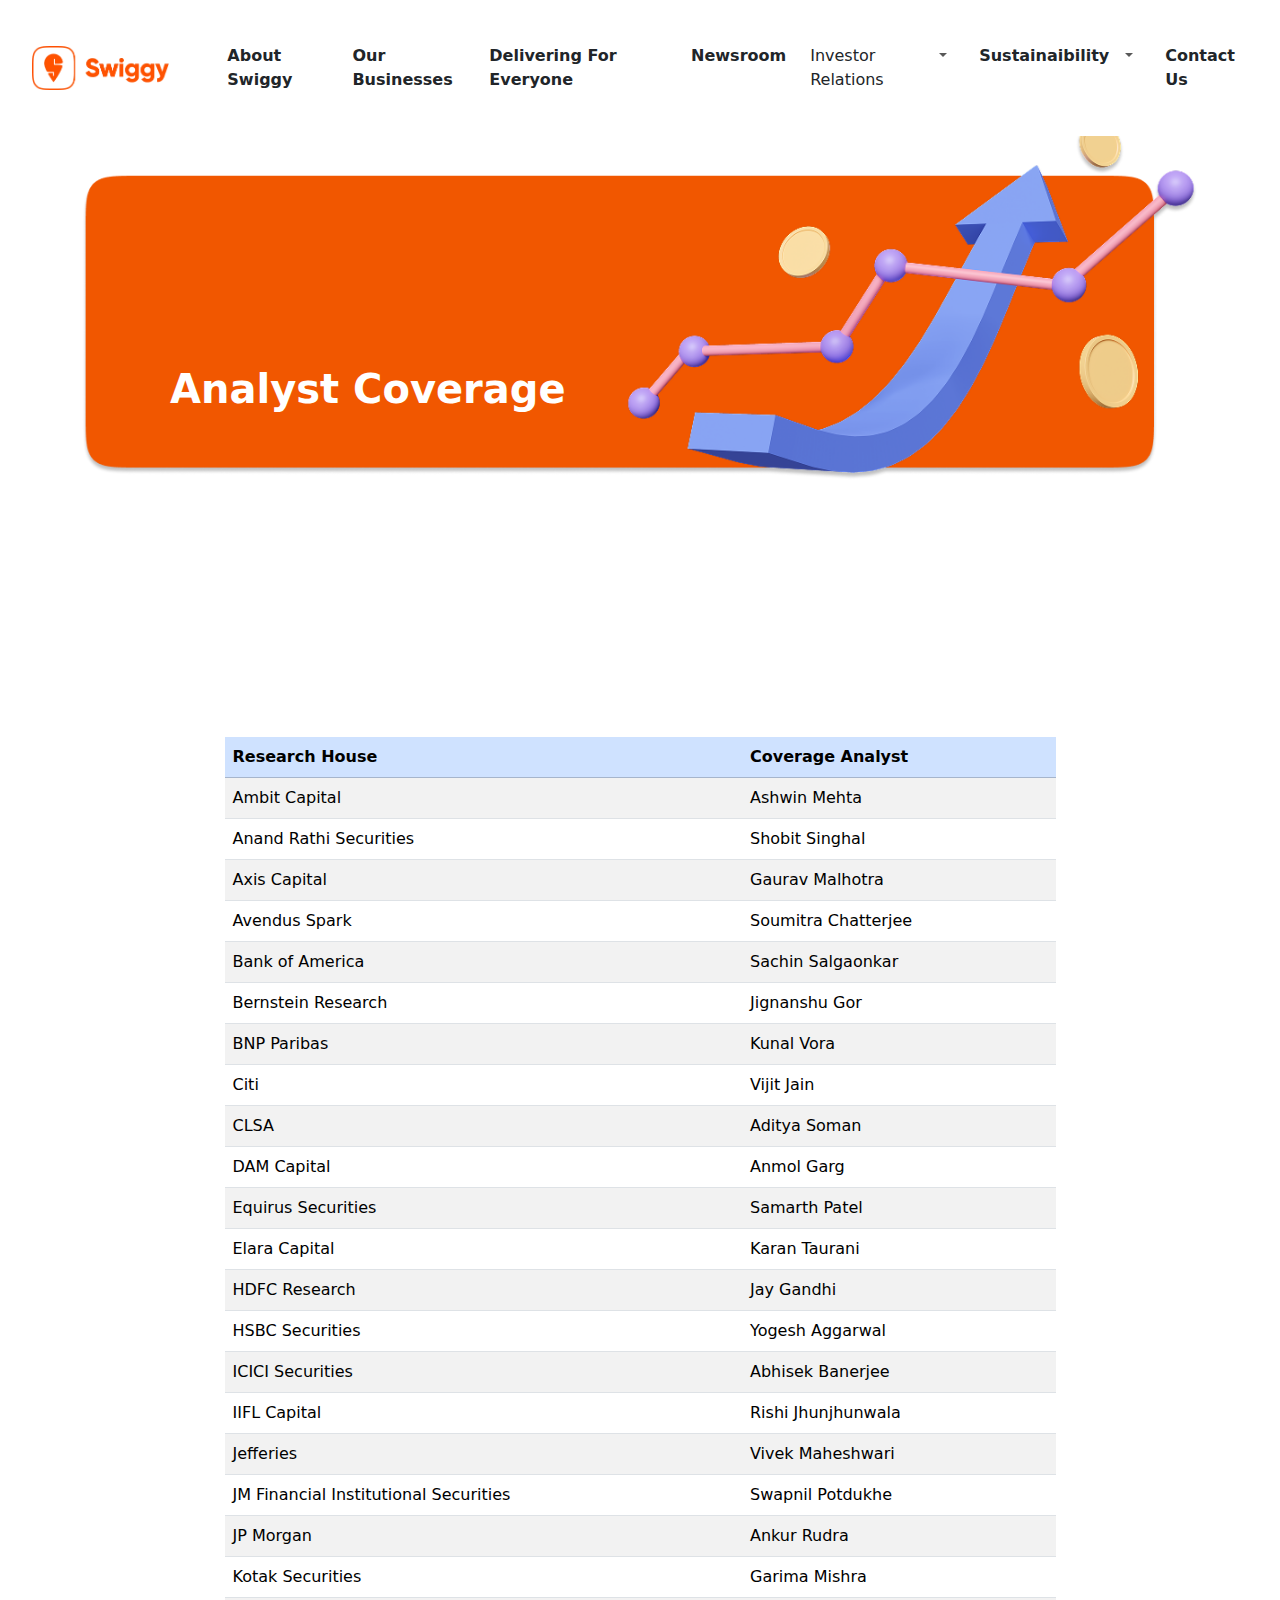
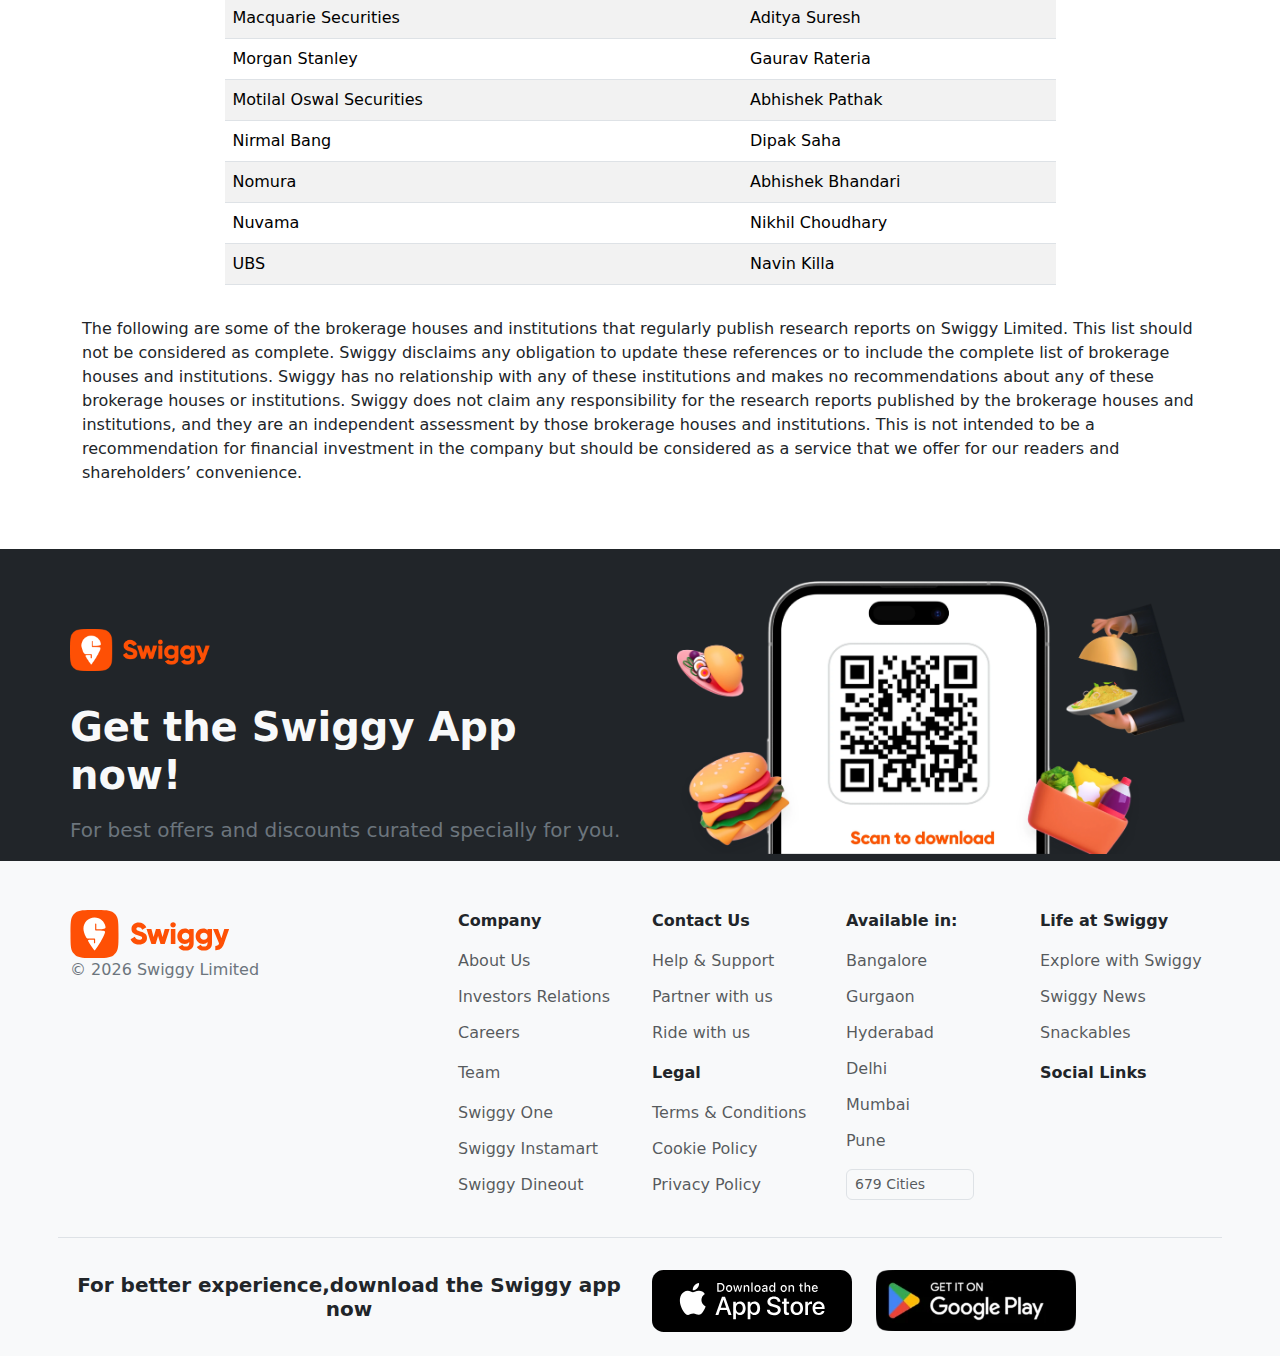
<file: analyst.html>
<!Doctype html>
<html>

<head>
    <title>Analyst Coverage</title>


    <!--meta-link-->

    <meta name="viewport" content="width=device-width, initial-scale=1">

    <!-- Bootstrap-link-->


    <link href="https://cdn.jsdelivr.net/npm/bootstrap@5.3.3/dist/css/bootstrap.min.css" rel="stylesheet">

    <script src="https://cdn.jsdelivr.net/npm/bootstrap@5.3.3/dist/js/bootstrap.bundle.min.js"></script>

    <!--font-awsome-link-->


    <link rel="stylesheet" href="https://cdnjs.cloudflare.com/ajax/libs/font-awesome/6.5.1/css/all.min.css"
        integrity="sha512-DTOQO9RWCH3ppGqcWaEA1BIZOC6xxalwEsw9c2QQeAIftl+Vegovlnee1c9QX4TctnWMn13TZye+giMm8e2LwA=="
        crossorigin="anonymous" referrerpolicy="no-referrer" />
    <style>
        .back {
            background-image: url(image/eightysix.png);
            background-repeat: no-repeat;
            background-size: contain;
            min-height: 57vh;
         
            width:100%;
        }

        .right {
            background-image: url(image/eightyseven.png);
            background-repeat: no-repeat;
            background-size: contain;
            height: 350px;
           background-position: center;
           
        }
    </style>
</head>

<body>
    <!--header-section-start-->
    <header>
        <nav class="navbar navbar-expand-lg bg-white py-3 position-fixed top-0 z-2 w-100">
            <div class="container-fluid ps-xl-4">
                <div class="row align-items-lg-center justify-content-between w-100 py-1 ">
                    <div class="col-md-2 col-4">
                        <a class="navbar-brand ps-xl-2" href="index.html"><img src="image/first.webp" alt="Swiggy Logo"
                                class="img-fluid w-75"></a>
                    </div>
                    <div class="col-md-10 col-8 text-end m-0 p-0">
                        <button class="navbar-toggler border-0 m-0 p-0" type="button" data-bs-toggle="collapse"
                            data-bs-target="#navbarSupportedContent" aria-controls="navbarSupportedContent"
                            aria-expanded="false" aria-label="Toggle navigation">
                            <span class="navbar-toggler-icon"></span>
                        </button>
                        <div class="collapse navbar-collapse" id="navbarSupportedContent">
                            <ul class="navbar-nav  d-flex py-3 justify-content-lg-end text-start w-100 gap-2">
                                <li class="nav-item">
                                    <a class="nav-link text-dark  fw-semibold" aria-current="page" href="index.html">About
                                        Swiggy</a>
                                </li>
                                <li class="nav-item">
                                    <a class="nav-link text-dark fw-semibold" href="business.html">Our Businesses</a>
                                </li>

                                <li class="nav-item">
                                    <a class="nav-link text-dark fw-semibold" href="delivary.html"> Delivering For Everyone</a>
                                </li>
                                <li class="nav-item">
                                    <a class="nav-link text-dark fw-semibold" href="newsroom..html"> Newsroom</a>
                                </li>
                                <li class="nav-item dropdown d-flex pe-2">
                                    <a href="investor.html" class="text-decoration-none nav-link text-dark fw-medium">Investor Relations</a>
                                    <a class="nav-link  dropdown-toggle  f" data-bs-toggle="dropdown"
                                        href="#" role="button" aria-expanded="false"></a>
                                    <ul class="dropdown-menu rounded-0  border-0 ps-lg-2">
                                        <li class="pb-md-3"><a class="dropdown-item fw-medium" href="financial.html">Financial
                                                Results</a></li>
                                        <li class="pb-md-3"><a class="dropdown-item fw-medium 
                                        " href="report.html">Reports and Publications</a>
                                        </li>
                                        <li class="pb-md-3"><a class=" fw-medium dropdown-item " href="corporate.html">Corporate
                                                Governance</a></li>

                                        <li class="pb-md-3"><a class="dropdown-item fw-medium" href="analyst.html">Analyst
                                                Coverage</a></li>
                                        <li class="pb-2"><a class="dropdown-item fw-medium text-nowrap-md text-wrap "
                                                href="disclosure.html">Disclosures Under
                                                SEBI
                                                LODR</a></li>
                                    </ul>
                                </li>
                                <li class="nav-item dropdown d-flex pe-2">
                                    <a href="sustainability.html" class="text-decoration-none nav-link text-dark fw-semibold">Sustainaibility</a>
                                    <a class="nav-link  dropdown-toggle  " data-bs-toggle="dropdown"
                                        href="#" role="button" aria-expanded="false"></a>
                                    <ul class="dropdown-menu rounded-0 w-50 ps-lg-2 border-0">
                                        <li class="pb-md-2"><a class=" fw-medium dropdown-item" href="sustainability.html">Overview</a>
                                        </li>
                                        <li class="pb-md-2"><a class="fw-medium dropdown-item" href="climate.html">Climate</a></li>
                                        <li class="pb-md-2"><a class="dropdown-item fw-medium" href="community.html">Community</a>
                                        </li>

                                        <li><a class="dropdown-item fw-medium" href="concience.html">Concience</a></li>

                                    </ul>
                                </li>
                                <li class="nav-item pe-xl-1">
                                    <a href="contact.html" class="nav-link text-dark fw-semibold "> Contact Us</a>
                                </li>

                            </ul>
                        </div>
                    </div>
                </div>
            </div>
        </nav>
    </header>

    <!--header-section-end-->

    <main>
        <!--section-one-start-->
        <div class="container">
            <section class="one mt-5 pt-xl-5 pb-lg-2  pt-xxl-0 mb-5">

                <div class="pt-lg-4 position-relative d-md-block d-none">
                    <div class="back d-md-block d-none">

                        <div class="ps-4">
                            <h1 class="text-white fw-bold position-absolute top-50 ps-5 ms-3">Analyst Coverage</h1>

                        </div>
                    </div>

                </div>
                <div class="pt-5 mt-md-4 position-relative d-md-none d-block">
                    <div class="right d-md-none d-block mx-auto">

                        <div class="ps-4">
                            <h1 class="text-white fw-bold position-absolute top-25 pt-5 start-0 end-0 text-center ">Analyst Coverage</h1>
                        </div>
                    </div>




                </div>

            </section>

            <!--section-one-end-->

            <!--section-two-start-->
            <section class="two pt-lg-5  pb-4">
                <div class="row justify-content-center">
                    <div class="col-md-9 ">
                        <div class="table-responsive">
                            <table class="table table-striped">
                                <thead>
                                    <tr class=" table-primary">
                                        <th scope="col ">Research House</th>
                                        <th scope="col">Coverage Analyst</th>

                                    </tr>
                                </thead>
                                <tbody class="fw-medium">
                                    <tr>

                                        <td>Ambit Capital</td>
                                        <td>Ashwin Mehta</td>

                                    </tr>
                                    <tr>

                                        <td>Anand Rathi Securities</td>
                                        <td>Shobit Singhal</td>
                                    </tr>
                                    <tr>

                                        <td>Axis Capital</td>
                                        <td>Gaurav Malhotra</td>
                                    </tr>
                                    <tr>
                                        <td>Avendus Spark</td>
                                        <td>Soumitra Chatterjee</td>
                                    </tr>
                                    <tr>
                                        <td>Bank of America</td>
                                        <td>Sachin Salgaonkar</td>
                                    </tr>
                                    <tr>
                                        <td>Bernstein Research</td>
                                        <td>Jignanshu Gor</td>
                                    </tr>
                                    <tr>
                                        <td>BNP Paribas</td>
                                        <td>Kunal Vora</td>
                                    </tr>
                                    <tr>
                                        <td>Citi</td>
                                        <td>Vijit Jain</td>
                                    </tr>
                                    <tr>
                                        <td>CLSA</td>
                                        <td>Aditya Soman</td>
                                    </tr>
                                    <tr>
                                        <td>DAM Capital</td>
                                        <td>Anmol Garg</td>
                                    </tr>
                                    <tr>
                                        <td>Equirus Securities</td>
                                        <td>Samarth Patel</td>
                                    </tr>
                                    <tr>
                                        <td>Elara Capital</td>
                                        <td>Karan Taurani</td>
                                    </tr>
                                    <tr>
                                        <td>HDFC Research</td>
                                        <td>Jay Gandhi</td>
                                    </tr>
                                    <tr>
                                        <td>HSBC Securities</td>
                                        <td>Yogesh Aggarwal</td>
                                    </tr>
                                    <tr>
                                        <td>ICICI Securities</td>
                                        <td>Abhisek Banerjee</td>
                                    </tr>
                                    <tr>
                                        <td>IIFL Capital</td>
                                        <td>Rishi Jhunjhunwala</td>
                                    </tr>
                                    <tr class="fw-medium">
                                        <td>Jefferies</td>
                                        <td>Vivek Maheshwari</td>
                                    </tr>
                                    <tr class="fw-medium">
                                        <td>JM Financial Institutional Securities</td>
                                        <td>Swapnil Potdukhe</td>
                                    </tr>
                                    <tr class="fw-medium">
                                        <td>JP Morgan</td>
                                        <td>Ankur Rudra</td>
                                    </tr>
                                    <tr class="fw-medium">
                                        <td>Kotak Securities</td>
                                        <td>Garima Mishra</td>
                                    </tr>
                                    <tr class="fw-medium">
                                        <td>Macquarie Securities</td>
                                        <td>Aditya Suresh</td>
                                    </tr>
                                    <tr class="fw-medium">
                                        <td>Morgan Stanley</td>
                                        <td>Gaurav Rateria</td>
                                    </tr>
                                    <tr class="fw-medium">
                                        <td>Motilal Oswal Securities</td>
                                        <td>Abhishek Pathak</td>
                                    </tr>
                                    <tr class="fw-medium">
                                        <td>Nirmal Bang</td>
                                        <td>Dipak Saha</td>
                                    </tr>
                                    <tr class="fw-medium">
                                        <td>Nomura</td>
                                        <td>Abhishek Bhandari</td>
                                    </tr>
                                    <tr class="fw-medium">
                                        <td>Nuvama</td>
                                        <td>Nikhil Choudhary</td>
                                    </tr>
                                    <tr class="fw-medium">
                                        <td>UBS</td>
                                        <td>Navin Killa</td>
                                    </tr>
                                </tbody>
                            </table>
                        </div>
                    </div>
                </div>
                <div class="pt-3">
                    <p class="fw-normal pb-4">The following are some of the brokerage houses and institutions that regularly
                        publish research reports on Swiggy Limited. This list should not be considered as complete.
                        Swiggy disclaims any obligation to update these references or to include the complete list of
                        brokerage houses and institutions. Swiggy has no relationship with any of these institutions and
                        makes no recommendations about any of these brokerage houses or institutions. Swiggy does not
                        claim any responsibility for the research reports published by the brokerage houses and
                        institutions, and they are an independent assessment by those brokerage houses and institutions.
                        This is not intended to be a recommendation for financial investment in the company but should
                        be considered as a service that we offer for our readers and shareholders’ convenience.</p>
                </div>
            </section>

            <!--section-two-end-->


        </div>
        <!--section-three-start-->

        <section class="three pt-md-2 bg-dark ">
            <div class="container px-xl-0 pt-4">

                <div class="row gy-3">
                    <div class="col-lg-6 pt-lg-5">
                        <div class="pb-2">
                            <img src="image/thirty.png" class="img-fluid  w-25  d-block">
                        </div>
                        <div>
                            <h1 class="text-light fw-bold pt-4">Get the Swiggy App now!</h1>
                            <p class="text-secondary fw-normal pt-2 fs-5">For best offers and discounts curated
                                specially for you.</p>
                        </div>
                    </div>
                    <div class="col-lg-6">
                        <div>
                            <img src="image/thrityone.webp" class="img-fluid px-lg-4 ">
                        </div>
                    </div>

                </div>

            </div>
        </section>


        <!--section-three-end-->
    </main>

    <!--footer-section-start-->

    <footer>
        <section class="bg-light  pb-4 pt-4  ">
            <div class="container px-lg-0">

                <div class="row   pt-4 gy-3">
                    <div class="col-md-4   ">
                        <a href="#" class="text-decoration-none">
                            <div>
                                <svg xmlns="http://www.w3.org/2000/svg" width="160" height="49" fill="none">
                                    <g filter="url(#filter0_b_674_19294)">
                                        <path fill="#FE5005"
                                            d="M69.097 35.543c-2.126 0-3.916-.456-5.376-1.368-1.459-.932-2.5-2.228-3.13-3.888l4.191-2.43c.85 1.964 2.338 2.948 4.464 2.948 1.925 0 2.885-.576 2.885-1.733 0-.648-.312-1.133-.94-1.459-.649-.384-1.8-.802-3.462-1.243-1.699-.466-3.139-1.133-4.31-2.002-1.296-1.051-1.944-2.539-1.944-4.464 0-1.925.696-3.533 2.093-4.704 1.416-1.176 3.096-1.761 5.04-1.761 1.742 0 3.278.412 4.613 1.243 1.334.811 2.39 1.992 3.158 3.552l-4.1 2.4c-.767-1.642-1.991-2.458-3.671-2.458-.71 0-1.267.154-1.67.456-.404.303-.61.687-.61 1.152 0 .504.245.96.73 1.368.527.403 1.56.83 3.095 1.277l1.973.638c.504.164 1.095.437 1.762.821.73.365 1.277.759 1.641 1.186.97 1.051 1.46 2.366 1.46 3.945 0 2.002-.73 3.605-2.184 4.796-1.46 1.152-3.36 1.732-5.708 1.732v-.004Zm23.482-7.47 2.184-8.135h4.858L94.763 35.12H90.51l-2.429-8.107-2.428 8.107H81.4l-4.858-15.182H81.4l2.184 8.136 2.366-8.136h4.253l2.366 8.136h.01Zm12.432-10.262a2.594 2.594 0 0 1-1.91.788 2.72 2.72 0 0 1-1.944-.788 2.702 2.702 0 0 1-.788-1.944c0-.748.264-1.387.788-1.91.547-.547 1.195-.82 1.944-.82.748 0 1.387.273 1.91.82.547.528.821 1.162.821 1.91 0 .75-.274 1.397-.821 1.944Zm.365 17.304h-4.555V19.933h4.555v15.182Zm13.867-13.632v-1.55h4.43v14.42c0 2.39-.777 4.19-2.337 5.404-1.536 1.234-3.432 1.853-5.679 1.853-3.441 0-5.841-1.224-7.195-3.672l3.888-2.247c.711 1.277 1.863 1.916 3.461 1.916 1.094 0 1.934-.284 2.52-.85.61-.566.912-1.368.912-2.4V32.96c-1.07 1.315-2.549 1.973-4.43 1.973-2.127 0-3.908-.749-5.343-2.246-1.416-1.498-2.126-3.322-2.126-5.468 0-2.145.71-3.955 2.126-5.433 1.416-1.517 3.197-2.275 5.343-2.275 1.881 0 3.36.657 4.43 1.972Zm-6.317 8.29c.711.648 1.589.97 2.64.97 1.051 0 1.935-.322 2.64-.97.687-.629 1.032-1.478 1.032-2.549 0-1.07-.345-1.925-1.032-2.549-.71-.648-1.589-.97-2.64-.97-1.051 0-1.934.322-2.64.97-.686.63-1.032 1.479-1.032 2.55 0 1.07.346 1.924 1.032 2.548Zm24.624-8.29v-1.55h4.431v14.42c0 2.39-.778 4.19-2.338 5.404-1.536 1.234-3.432 1.853-5.678 1.853-3.442 0-5.842-1.224-7.196-3.672l3.888-2.247c.711 1.277 1.863 1.916 3.461 1.916 1.095 0 1.935-.284 2.52-.85.61-.566.912-1.368.912-2.4V32.96c-1.07 1.315-2.549 1.973-4.43 1.973-2.127 0-3.907-.749-5.343-2.246-1.416-1.498-2.126-3.322-2.126-5.468 0-2.145.71-3.955 2.126-5.433 1.416-1.517 3.197-2.275 5.343-2.275 1.881 0 3.36.657 4.43 1.972Zm-6.317 8.29c.711.648 1.589.97 2.64.97 1.052 0 1.935-.322 2.64-.97.687-.629 1.032-1.478 1.032-2.549 0-1.07-.345-1.925-1.032-2.549-.71-.648-1.588-.97-2.64-.97-1.051 0-1.934.322-2.64.97-.686.63-1.032 1.479-1.032 2.55 0 1.07.346 1.924 1.032 2.548Zm20.194-.547 2.856-9.293h4.858l-5.194 14.726c-.85 2.367-1.973 4.07-3.37 5.103-1.377 1.051-3.139 1.526-5.284 1.425v-4.252c1.051 0 1.862-.192 2.428-.576.567-.365 1.023-1.013 1.368-1.944l-6.043-14.482h5.011l3.37 9.293ZM.5 24.94C.5 14.566.5 9.382 3.298 5.845a12.87 12.87 0 0 1 2.108-2.107C8.938.939 14.127.939 24.5.939c10.373 0 15.557 0 19.094 2.799a12.87 12.87 0 0 1 2.108 2.107C48.5 9.378 48.5 14.567 48.5 24.94c0 10.373 0 15.557-2.798 19.095a12.873 12.873 0 0 1-2.108 2.107C40.062 48.94 34.873 48.94 24.5 48.94c-10.373 0-15.557 0-19.094-2.799a12.873 12.873 0 0 1-2.108-2.107C.5 40.5.5 35.312.5 24.939Z">
                                        </path>
                                        <path fill="#fff" fill-rule="evenodd"
                                            d="M26.314 19.967v-4.973a.588.588 0 0 0-.586-.586.588.588 0 0 0-.585.586v5.841c0 .332.268.596.595.596h.571c8.3 0 9.163.432 8.645 2.184-.024.086-.053.168-.082.259a.788.788 0 0 1-.014.053c-2.18 6.57-8.074 14.793-9.816 17.145a.611.611 0 0 1-.984 0c-1.051-1.42-3.624-4.992-5.971-9.043-.159-.37-.235-1.234 2.37-1.234h3.188c.178 0 .322.144.322.322v2.573c0 .307.225.59.533.614a.584.584 0 0 0 .465-.173.561.561 0 0 0 .173-.412v-3.49a.608.608 0 0 0-.605-.605h-6.442c-1.123 0-1.804-.96-2.25-1.833-1.402-2.938-2.405-5.837-2.405-8.122 0-5.851 4.665-11.117 11.107-11.117 5.736 0 10.08 4.171 10.963 9.216.005.043.038.235.043.274.23 2.477-6.23 2.193-8.947 2.208a.286.286 0 0 1-.288-.288v.005Z"
                                            clip-rule="evenodd"></path>
                                    </g>
                                    <defs></defs>
                                </svg>

                            </div>
                        </a>
                        <div>
                            <p class="text-secondary fw-normal">© 2026 Swiggy Limited</p>
                        </div>
                    </div>
                    <div class="col-lg-2 col-md-4 col-sm-6">
                        <div>
                            <p class="fw-bold text-dark">Company</p>
                            <ul class="list-unstyled">
                                <li class=""><a href="#" class="text-decoration-none text-muted fw-normal">About Us</a>
                                </li>
                                <li class="pt-1"><a href="#"
                                        class="text-decoration-none text-muted fw-normal d-block pt-2">Investors
                                        Relations</a>
                                </li>
                                <li class="pt-1"><a href="#"
                                        class="text-decoration-none text-muted fw-normal  pt-2 d-block">Careers</a></li>
                                <li class="pt-2"><a href="#"
                                        class="text-decoration-none text-muted fw-normal  pt-2 d-block">Team</a></li>
                                <li class="pt-2"><a href="#"
                                        class="text-decoration-none text-muted fw-normal  d-block pt-2">Swiggy One</a>
                                </li>
                                <li class="pt-1"><a href="#"
                                        class="text-decoration-none text-muted fw-normal d-block pt-2">Swiggy
                                        Instamart</a></li>
                                <li class="pt-1"><a href="#"
                                        class="text-decoration-none text-muted fw-normal d-block pt-2">Swiggy
                                        Dineout</a></li>

                            </ul>
                        </div>
                    </div>
                    <div class="col-lg-2 col-md-4 col-sm-6">

                        <div>
                            <p class="fw-bold text-dark">Contact Us</p>
                            <ul class="list-unstyled">
                                <li><a href="#" class="text-decoration-none text-muted fw-normal d-block ">Help &
                                        Support</a></li>
                                <li class="pt-1"><a href="#"
                                        class="text-decoration-none text-muted fw-normal  d-block pt-2">Partner with
                                        us</a></li>
                                <li class="pt-1"><a href="#"
                                        class="text-decoration-none text-muted fw-normal  d-block pt-2">Ride
                                        with us</a>
                                </li>
                            </ul>
                        </div>
                        <div class="">
                            <p class="fw-bold text-dark ">Legal</p>
                            <ul class="list-unstyled ">
                                <li><a href="#" class="text-decoration-none text-muted fw-normal d-block ">Terms &
                                        Conditions</a></li>
                                <li class="pt-1"><a href="#"
                                        class="text-decoration-none text-muted fw-normal d-block pt-2">Cookie Policy</a>
                                </li>
                                <li class="pt-1"><a href="#"
                                        class="text-decoration-none text-muted fw-normal d-block pt-2">Privacy
                                        Policy</a></li>

                            </ul>
                        </div>

                    </div>
                    <div class="col-lg-2 col-md-4 col-sm-6">
                        <div>
                            <p class="fw-bold text-dark">Available in:</p>
                            <ul class="list-unstyled">
                                <li class=""><a href="#"
                                        class="text-decoration-none text-muted fw-normal ">Bangalore</a>
                                </li>
                                <li class="pt-1"><a href="#"
                                        class="text-decoration-none text-muted fw-normal  d-block pt-2">Gurgaon</a></li>
                                <li class="pt-1"><a href="#"
                                        class="text-decoration-none text-muted fw-normal pt-2 d-block">Hyderabad</a>
                                </li>
                                <li class="pt-1"><a href="#"
                                        class="text-decoration-none text-muted fw-normal  pt-2 d-block">Delhi</a></li>
                                <li class="pt-1"><a href="#"
                                        class="text-decoration-none text-muted fw-normal  d-block pt-2">Mumbai</a></li>
                                <li class="pt-1"><a href="#"
                                        class="text-decoration-none text-muted fw-normal d-block pt-2">Pune</a></li>

                            </ul>
                            <div>
                                <button class="btn btn-sm rounded-2 border pe-5 text-muted fw-normal ">679
                                    Cities</button>
                            </div>

                        </div>
                    </div>
                    <div class="col-lg-2 col-md-4 col-sm-6">

                        <div>
                            <p class="fw-bold text-dark">Life at Swiggy</p>
                            <ul class="list-unstyled">
                                <li class=""><a href="#" class="text-decoration-none text-muted fw-normal ">Explore
                                        with Swiggy</a>
                                </li>
                                <li class="pt-1"><a href="#"
                                        class="text-decoration-none text-muted fw-normal  d-block pt-2">Swiggy
                                        News</a></li>
                                <li class="pt-1"><a href="#"
                                        class="text-decoration-none text-muted fw-normal pt-2 d-block">Snackables</a>
                                </li>

                            </ul>
                            <div>
                                <p class="text-dark fw-bold ">Social Links</p>
                                <div>
                                    <a href="#" class="text-decoration-none"> <i
                                            class="fa-brands fa-linkedin pe-3 text-muted"></i></a>
                                    <a href="#" class="text-decoration-none"> <i
                                            class="fa-brands fa-instagram pe-3 text-muted"></i></a>
                                    <a href="#" class="text-decoration-none"><i
                                            class="fa-brands fa-facebook-f pe-3 text-muted"></i></a>
                                    <a href="#" class="text-decoration-none"> <i
                                            class="fa-brands fa-pinterest pe-3 text-muted"></i></a>
                                    <a href="#" class="text-decoration-none"> <i
                                            class="fa-brands fa-x-twitter text-muted"></i></a>
                                </div>
                            </div>
                        </div>




                    </div>
                </div>
                <div class="row border-top border-1  align-items-center pt-2 gy-4 mt-4 ">
                    <div class="col-lg-6   ">
                        <h5 class="fw-bold text-dark text-lg-center ">For better experience,download the Swiggy app now
                        </h5>
                    </div>
                    <div class="col-lg-6">
                        <div class="d-flex gap-4">
                            <div class=" ">
                                <a href="#" class="text-decoration-none"><img src="image/rate.svg
                                    " class="img-fluid "
                                        width="200px" alt="..."></a>
                            </div>
                            <div class="   ">
                                <a href="#" class="text-decoration-none"> <img src="image/thrityfour.webp" class="img-fluid "
                                        width="200px" alt="..."></a>
                            </div>
                        </div>
                    </div>
                </div>

            </div>
        </section>
    </footer>

    <!--footer-section-end-->

</body>

</html>
</file>
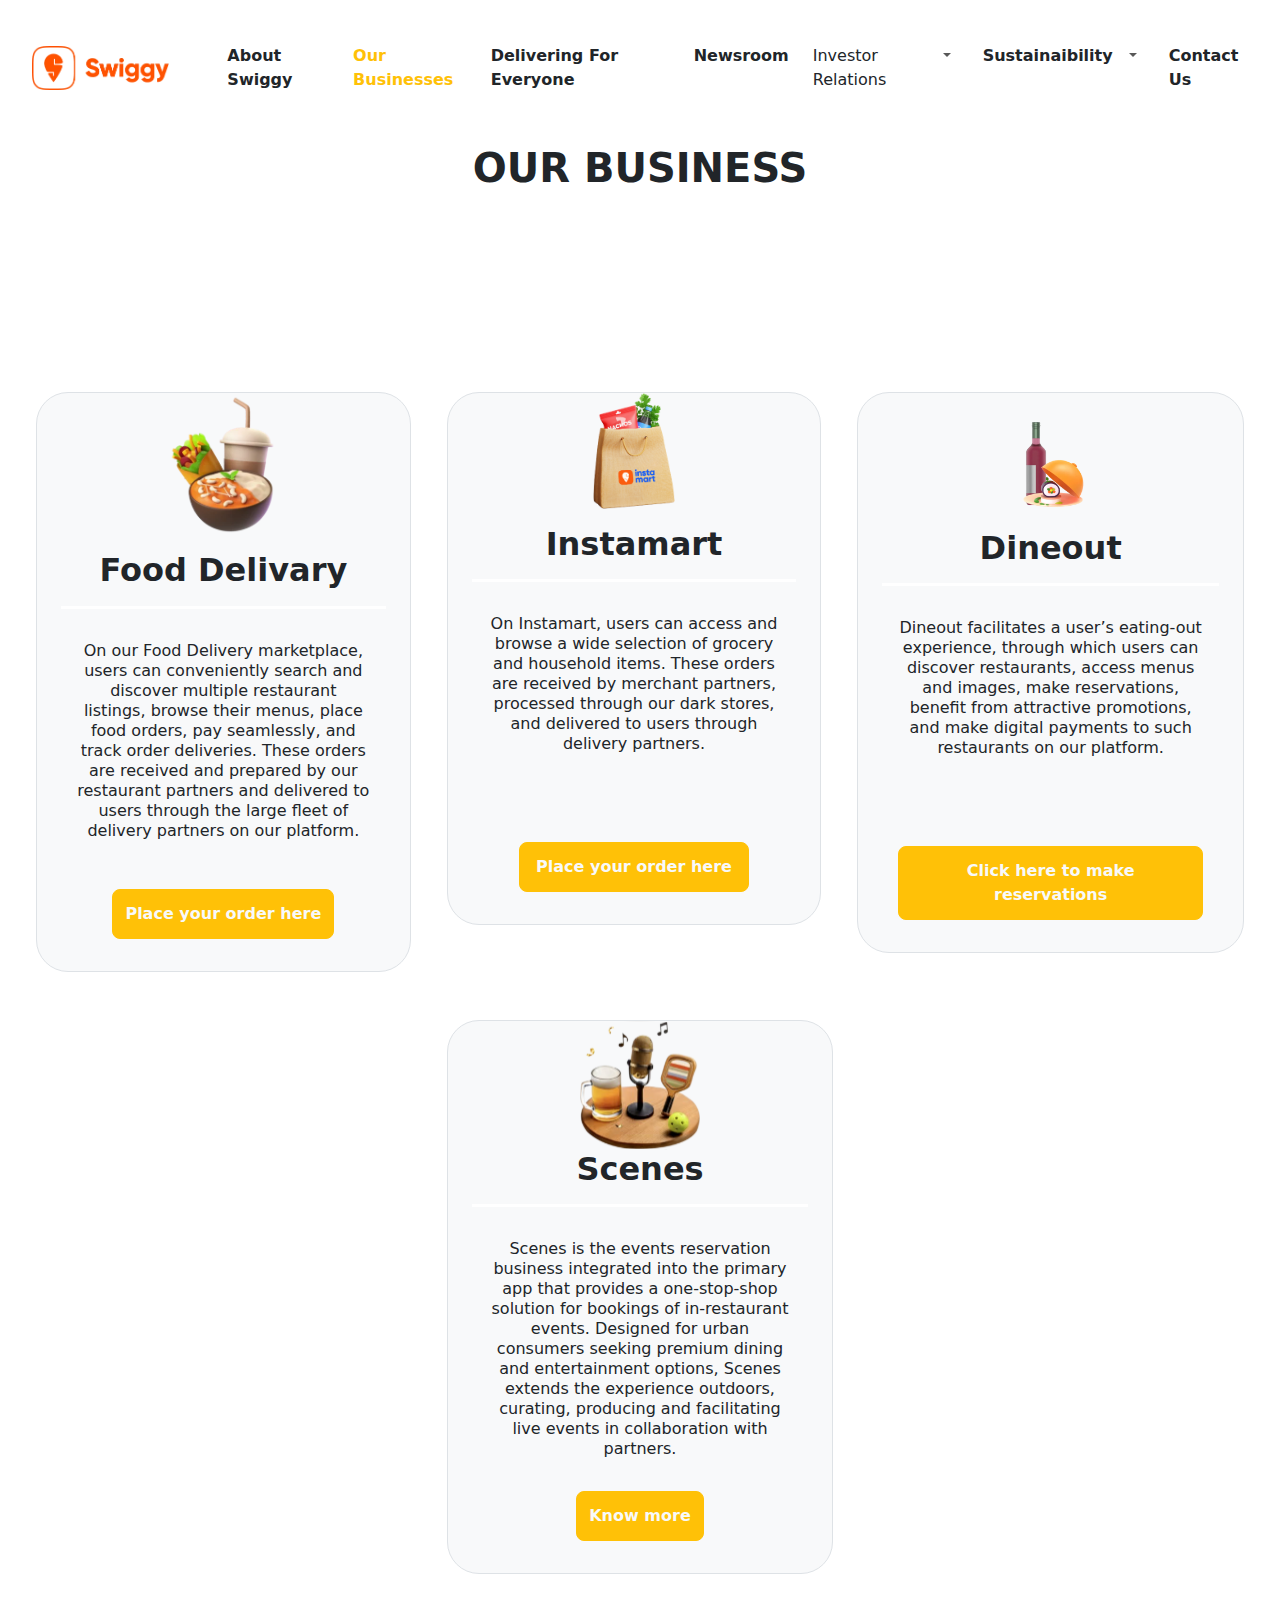
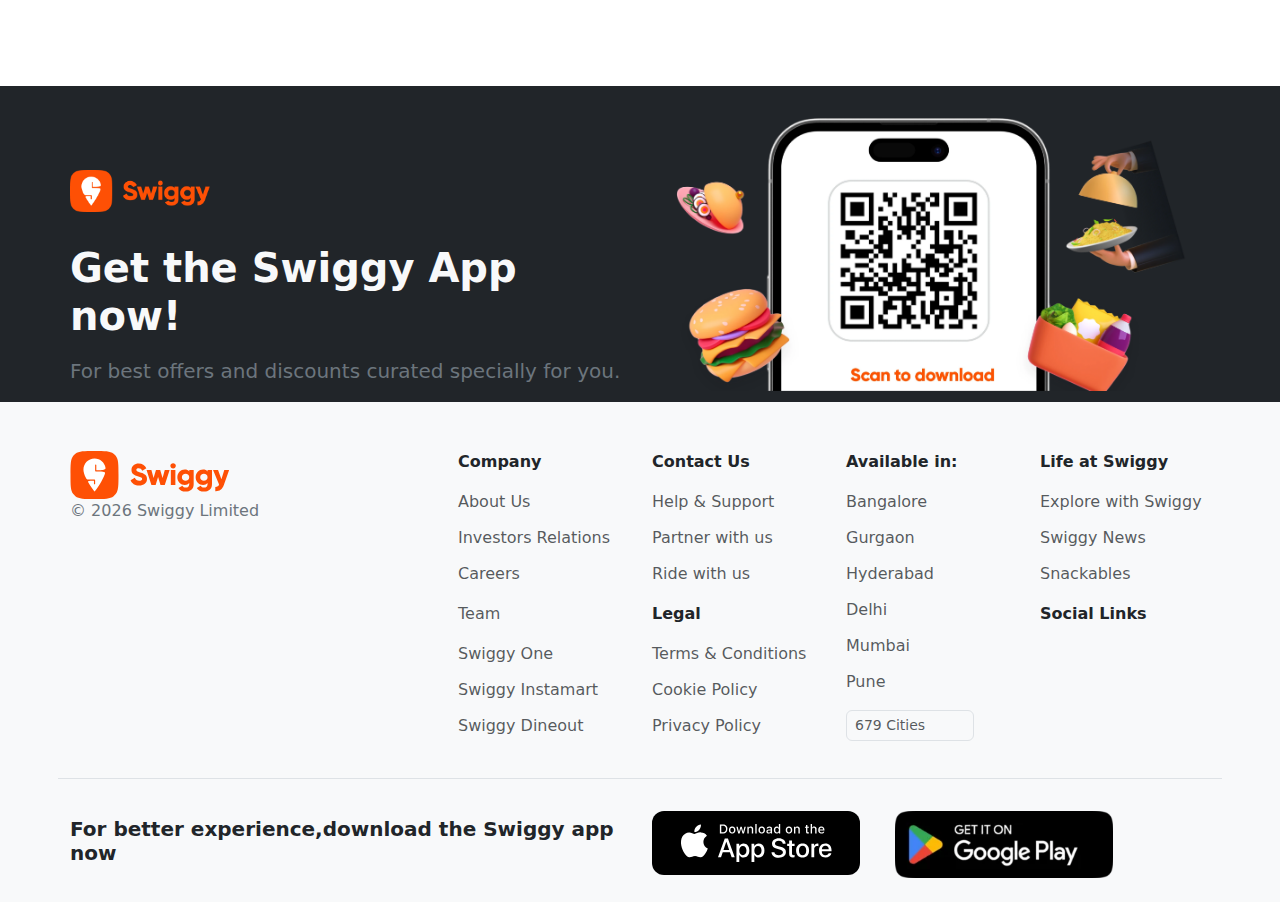
<file: business.html>
<!Doctype html>
<html>

<head>
    <title>Our Business</title>


   

    <!--responsive-link-->

    <link rel="stylesheet" href="sheet/responsive.css">

    <!--meta-link-->

    <meta name="viewport" content="width=device-width, initial-scale=1">

    <!-- Bootstrap-link-->


    <link href="https://cdn.jsdelivr.net/npm/bootstrap@5.3.3/dist/css/bootstrap.min.css" rel="stylesheet">

    <script src="https://cdn.jsdelivr.net/npm/bootstrap@5.3.3/dist/js/bootstrap.bundle.min.js"></script>

    <!--font-awsome-link-->


    <link rel="stylesheet" href="https://cdnjs.cloudflare.com/ajax/libs/font-awesome/6.5.1/css/all.min.css"
        integrity="sha512-DTOQO9RWCH3ppGqcWaEA1BIZOC6xxalwEsw9c2QQeAIftl+Vegovlnee1c9QX4TctnWMn13TZye+giMm8e2LwA=="
        crossorigin="anonymous" referrerpolicy="no-referrer" />
</head>

<body>
    <!--header-section-start-->

    <header>
        <nav class="navbar navbar-expand-lg bg-white py-3 position-fixed top-0 z-2 w-100">
            <div class="container-fluid ps-xl-4">
                <div class="row align-items-lg-center justify-content-between w-100 py-1 ">
                    <div class="col-md-2 col-4">
                        <a class="navbar-brand ps-xl-2" href="index.html"><img src="image/first.webp" alt="Swiggy Logo"
                                class="img-fluid w-75"></a>
                    </div>
                    <div class="col-md-10 col-8 text-end m-0 p-0">
                        <button class="navbar-toggler border-0 m-0 p-0" type="button" data-bs-toggle="collapse"
                            data-bs-target="#navbarSupportedContent" aria-controls="navbarSupportedContent"
                            aria-expanded="false" aria-label="Toggle navigation">
                            <span class="navbar-toggler-icon"></span>
                        </button>
                        <div class="collapse navbar-collapse" id="navbarSupportedContent">
                            <ul class="navbar-nav  d-flex py-3 justify-content-lg-end text-start w-100 gap-2">
                                <li class="nav-item">
                                    <a class="nav-link text-dark  fw-semibold" aria-current="page" href="index.html">About
                                        Swiggy</a>
                                </li>
                                <li class="nav-item">
                                    <a class="nav-link active text-warning  fw-semibold" href="business.html">Our Businesses</a>
                                </li>

                                <li class="nav-item">
                                    <a class="nav-link text-dark fw-semibold " href="delivary.html"> Delivering For Everyone</a>
                                </li>
                                <li class="nav-item">
                                    <a class="nav-link text-dark fw-semibold" href="newsroom..html"> Newsroom</a>
                                </li>
                                <li class="nav-item dropdown pe-2 d-flex">
                                   <a href="investor.html" class="text-decoration-none nav-link text-dark fw-medium">Investor Relations</a>
                                    <a class="nav-link  dropdown-toggle  f" data-bs-toggle="dropdown"
                                        href="#" role="button" aria-expanded="false"></a>
                                    <ul class="dropdown-menu rounded-0 border-0 ps-lg-2">
                                        <li class="pb-md-3"><a class="dropdown-item fw-medium" href="financial.html">Financial
                                                Results</a></li>
                                        <li class="pb-md-3"><a class="dropdown-item fw-medium 
                                        " href="report.html">Reports and Publications</a>
                                        </li>
                                        <li class="pb-md-3"><a class=" fw-medium dropdown-item " href="corporate.html">Corporate
                                                Governance</a></li>

                                        <li class="pb-md-3"><a class="dropdown-item fw-medium" href="analyst.html">Analyst
                                                Coverage</a></li>
                                        <li class="pb-2"><a class="dropdown-item fw-medium text-nowrap-md text-wrap "
                                                href="disclosure.html">Disclosures Under
                                                SEBI
                                                LODR</a></li>
                                    </ul>
                                </li>
                                <li class="nav-item dropdown d-flex pe-2">
                                    <a href="sustainability.html" class="text-decoration-none nav-link text-dark fw-semibold">Sustainaibility</a>
                                    <a class="nav-link  dropdown-toggle  " data-bs-toggle="dropdown"
                                        href="#" role="button" aria-expanded="false"></a>
                                    <ul class="dropdown-menu rounded-0 w-50 ps-lg-2 border-0">
                                        <li class="pb-md-2"><a class=" fw-medium dropdown-item" href="sustainability.html">Overview</a>
                                        </li>
                                        <li class="pb-md-2"><a class="fw-medium dropdown-item" href="climate.html">Climate</a></li>
                                        <li class="pb-md-2"><a class="dropdown-item fw-medium" href="community.html">Community</a>
                                        </li>

                                        <li><a class="dropdown-item fw-medium" href="concience.html">Concience</a></li>

                                    </ul>
                                </li>
                                <li class="nav-item">
                                    <a class="nav-link text-dark fw-semibold" href="contact.html"> Contact Us</a>
                                </li>

                            </ul>
                        </div>
                    </div>
                </div>
            </div>
        </nav>
    </header>

    <!--header-section-end-->

    <!--section-first-start-->

    <section class="first my-lg-5 pt-5 pb-md-5 pb-3 my-4 ">
        <div class="container-fluid">
            <div class="px-md-4 pb-3 px-xxl-5 mx-xxl-3 ">
                <div class="my-lg-5 pb-md-5 pb-3 mx-auto text-center ">
                    <h1 class="fw-bold text-uppercase">Our Business</h1>
                </div>

                <div class="row pt-lg-5 mt-lg-5 gy-lg-5 gy-3">
                    <div class="col-xl-4 col-md-6 pe-lg-4">
                        <div>
                            <div class=" card border bg-light rounded-5 px-md-4 h-100">
                                <img src="image/eleven.webp"
                                    class="card-img-top img-fluid w-50 px-4 text-center mx-auto" alt="...">
                                <h2 class="card-title text-center fw-bold pb-3 pt-3  border-bottom border-white border-3">
                                    Food
                                    Delivary</h2>
                                <div class="card-body">

                                    <p class="card-text pt-2 text-center lh-sm text-dark pb-2">On our Food Delivery
                                        marketplace, users can conveniently search and
                                        discover multiple restaurant listings, browse their menus, place food orders,
                                        pay
                                        seamlessly, and track order deliveries. These orders are received and prepared
                                        by
                                        our restaurant partners and delivered to users through the large fleet of
                                        delivery
                                        partners on our platform.</p>
                                    <div class="mx-auto text-center pt-md-4 pb-3">
                                        <a href="#"
                                            class="btn btn-warning py-2 px-2 text-light fw-semibold  rounded-3"><span
                                                class="px-1 py-1 d-block">Place your order here</span></a>
                                    </div>
                                </div>
                            </div>
                        </div>

                    </div>
                    <div class="col-xl-4 col-md-6 pe-lg-4">
                        <div>
                            <div class=" card  border bg-light rounded-5 px-md-4 h-100">
                                <img src="image/thirtyone.png" class="card-img-top img-fluid w-25 text-center mx-auto"
                                    alt="...">
                                <h2 class="card-title text-center fw-bold pb-3 pt-3 border-bottom border-white border-3">
                                    Instamart</h2>
                                <div class="card-body">

                                    <p class="card-text pt-2 text-center lh-sm text-dark pb-md-4 pb-3 pb-xxl-4">On
                                        Instamart, users can access and browse a wide selection of grocery and household
                                        items. These orders are received by merchant partners, processed through our
                                        dark stores, and delivered to users through delivery partners.</p>
                                    <div class="mx-auto text-center pt-md-5 pb-3">
                                        <a href="#"
                                            class="btn btn-warning py-2 px-2 text-light fw-semibold  rounded-3"><span
                                                class="px-2 py-1 d-block">Place your order here</span></a>
                                    </div>
                                </div>
                            </div>
                        </div>

                    </div>
                    <div class="col-xl-4 col-md-6">
                        <div>
                            <div class=" card  border bg-light rounded-5 px-md-4 h-100">
                                <img src="image/thirtytwo.webp"
                                    class=" pt-4 card-img-top img-fluid w-25 text-center mx-auto" alt="...">
                                <h2 class="card-title text-center fw-bold pb-3 pt-3  border-bottom border-white border-3">
                                    Dineout</h2>
                                <div class="card-body">

                                    <p class="card-text pt-2 text-center lh-sm text-dark pb-4 ">Dineout facilitates
                                        a user’s eating-out experience, through which users can discover restaurants,
                                        access menus and images, make reservations, benefit from attractive promotions,
                                        and make digital payments to such restaurants on our platform.</p>
                                    <div class="mx-auto text-center pt-md-5 pb-3">
                                        <a href="#"
                                            class="btn btn-warning py-2 px-2 text-light fw-semibold  rounded-3"><span
                                                class="px-1 py-1 d-block">Click here to make reservations</span></a>
                                    </div>
                                </div>
                            </div>
                        </div>

                    </div>
                    <div class="col-xl-4 col-md-6 mx-auto">
                        <div>
                            <div class=" card  border bg-light rounded-5 px-md-4 h-100">
                                <img src="image/thritythree.svg" class="card-img-top img-fluid w-50 px-4 text-center mx-auto"
                                    alt="...">
                                <h2 class="card-title text-center fw-bold pb-3  border-bottom border-white border-3">
                                    Scenes</h2>
                                <div class="card-body">

                                    <p class="card-text pt-2 text-center lh-sm text-dark pb-3">Scenes is the events
                                        reservation business integrated into the primary app that provides a
                                        one-stop-shop solution for bookings of in-restaurant events. Designed for urban
                                        consumers seeking premium dining and entertainment options, Scenes extends the
                                        experience outdoors, curating, producing and facilitating live events in
                                        collaboration with partners.</p>
                                    <div class="mx-auto text-center  pb-md-3">
                                        <a href="#"
                                            class="btn btn-warning py-1 px-2 text-light fw-semibold  rounded-3"><span
                                                class="px-1 py-2 d-block">Know more</span></a>
                                    </div>
                                </div>
                            </div>
                        </div>

                    </div>
                </div>
            </div>
    </section>

    <!--section-first-end-->

    <!--section-second-start-->

    <section class="second pt-2 bg-dark  ">
        <div class="container px-xl-0 pt-4">

            <div class="row gy-3">
                <div class="col-lg-6 pt-lg-5">
                    <div class="pb-2 pt-1">
                        <img src="image/thirty.png" class="img-fluid  w-25  d-block">
                    </div>
                    <div>
                        <h1 class="text-light fw-bold pt-4">Get the Swiggy App now!</h1>
                        <p class="text-secondary fw-normal pt-2 fs-5">For best offers and discounts curated
                            specially for you.</p>
                    </div>
                </div>
                <div class="col-lg-6">
                    <div>
                        <img src="image/thrityone.webp" class="img-fluid px-4">
                    </div>
                </div>

            </div>

        </div>
    </section>

    <!--section-second-end-->


    <!--footer-section-start-->

    <footer>

        <section class="bg-light  pt-5 pb-4 ">
            <div class="container px-xl-0">

                <div class="row  gy-3">
                    <div class="col-md-4   ">
                        <a href="#" class="text-decoration-none">
                            <div>
                                <svg xmlns="http://www.w3.org/2000/svg" width="160" height="49" fill="none">
                                    <g filter="url(#filter0_b_674_19294)">
                                        <path fill="#FE5005"
                                            d="M69.097 35.543c-2.126 0-3.916-.456-5.376-1.368-1.459-.932-2.5-2.228-3.13-3.888l4.191-2.43c.85 1.964 2.338 2.948 4.464 2.948 1.925 0 2.885-.576 2.885-1.733 0-.648-.312-1.133-.94-1.459-.649-.384-1.8-.802-3.462-1.243-1.699-.466-3.139-1.133-4.31-2.002-1.296-1.051-1.944-2.539-1.944-4.464 0-1.925.696-3.533 2.093-4.704 1.416-1.176 3.096-1.761 5.04-1.761 1.742 0 3.278.412 4.613 1.243 1.334.811 2.39 1.992 3.158 3.552l-4.1 2.4c-.767-1.642-1.991-2.458-3.671-2.458-.71 0-1.267.154-1.67.456-.404.303-.61.687-.61 1.152 0 .504.245.96.73 1.368.527.403 1.56.83 3.095 1.277l1.973.638c.504.164 1.095.437 1.762.821.73.365 1.277.759 1.641 1.186.97 1.051 1.46 2.366 1.46 3.945 0 2.002-.73 3.605-2.184 4.796-1.46 1.152-3.36 1.732-5.708 1.732v-.004Zm23.482-7.47 2.184-8.135h4.858L94.763 35.12H90.51l-2.429-8.107-2.428 8.107H81.4l-4.858-15.182H81.4l2.184 8.136 2.366-8.136h4.253l2.366 8.136h.01Zm12.432-10.262a2.594 2.594 0 0 1-1.91.788 2.72 2.72 0 0 1-1.944-.788 2.702 2.702 0 0 1-.788-1.944c0-.748.264-1.387.788-1.91.547-.547 1.195-.82 1.944-.82.748 0 1.387.273 1.91.82.547.528.821 1.162.821 1.91 0 .75-.274 1.397-.821 1.944Zm.365 17.304h-4.555V19.933h4.555v15.182Zm13.867-13.632v-1.55h4.43v14.42c0 2.39-.777 4.19-2.337 5.404-1.536 1.234-3.432 1.853-5.679 1.853-3.441 0-5.841-1.224-7.195-3.672l3.888-2.247c.711 1.277 1.863 1.916 3.461 1.916 1.094 0 1.934-.284 2.52-.85.61-.566.912-1.368.912-2.4V32.96c-1.07 1.315-2.549 1.973-4.43 1.973-2.127 0-3.908-.749-5.343-2.246-1.416-1.498-2.126-3.322-2.126-5.468 0-2.145.71-3.955 2.126-5.433 1.416-1.517 3.197-2.275 5.343-2.275 1.881 0 3.36.657 4.43 1.972Zm-6.317 8.29c.711.648 1.589.97 2.64.97 1.051 0 1.935-.322 2.64-.97.687-.629 1.032-1.478 1.032-2.549 0-1.07-.345-1.925-1.032-2.549-.71-.648-1.589-.97-2.64-.97-1.051 0-1.934.322-2.64.97-.686.63-1.032 1.479-1.032 2.55 0 1.07.346 1.924 1.032 2.548Zm24.624-8.29v-1.55h4.431v14.42c0 2.39-.778 4.19-2.338 5.404-1.536 1.234-3.432 1.853-5.678 1.853-3.442 0-5.842-1.224-7.196-3.672l3.888-2.247c.711 1.277 1.863 1.916 3.461 1.916 1.095 0 1.935-.284 2.52-.85.61-.566.912-1.368.912-2.4V32.96c-1.07 1.315-2.549 1.973-4.43 1.973-2.127 0-3.907-.749-5.343-2.246-1.416-1.498-2.126-3.322-2.126-5.468 0-2.145.71-3.955 2.126-5.433 1.416-1.517 3.197-2.275 5.343-2.275 1.881 0 3.36.657 4.43 1.972Zm-6.317 8.29c.711.648 1.589.97 2.64.97 1.052 0 1.935-.322 2.64-.97.687-.629 1.032-1.478 1.032-2.549 0-1.07-.345-1.925-1.032-2.549-.71-.648-1.588-.97-2.64-.97-1.051 0-1.934.322-2.64.97-.686.63-1.032 1.479-1.032 2.55 0 1.07.346 1.924 1.032 2.548Zm20.194-.547 2.856-9.293h4.858l-5.194 14.726c-.85 2.367-1.973 4.07-3.37 5.103-1.377 1.051-3.139 1.526-5.284 1.425v-4.252c1.051 0 1.862-.192 2.428-.576.567-.365 1.023-1.013 1.368-1.944l-6.043-14.482h5.011l3.37 9.293ZM.5 24.94C.5 14.566.5 9.382 3.298 5.845a12.87 12.87 0 0 1 2.108-2.107C8.938.939 14.127.939 24.5.939c10.373 0 15.557 0 19.094 2.799a12.87 12.87 0 0 1 2.108 2.107C48.5 9.378 48.5 14.567 48.5 24.94c0 10.373 0 15.557-2.798 19.095a12.873 12.873 0 0 1-2.108 2.107C40.062 48.94 34.873 48.94 24.5 48.94c-10.373 0-15.557 0-19.094-2.799a12.873 12.873 0 0 1-2.108-2.107C.5 40.5.5 35.312.5 24.939Z">
                                        </path>
                                        <path fill="#fff" fill-rule="evenodd"
                                            d="M26.314 19.967v-4.973a.588.588 0 0 0-.586-.586.588.588 0 0 0-.585.586v5.841c0 .332.268.596.595.596h.571c8.3 0 9.163.432 8.645 2.184-.024.086-.053.168-.082.259a.788.788 0 0 1-.014.053c-2.18 6.57-8.074 14.793-9.816 17.145a.611.611 0 0 1-.984 0c-1.051-1.42-3.624-4.992-5.971-9.043-.159-.37-.235-1.234 2.37-1.234h3.188c.178 0 .322.144.322.322v2.573c0 .307.225.59.533.614a.584.584 0 0 0 .465-.173.561.561 0 0 0 .173-.412v-3.49a.608.608 0 0 0-.605-.605h-6.442c-1.123 0-1.804-.96-2.25-1.833-1.402-2.938-2.405-5.837-2.405-8.122 0-5.851 4.665-11.117 11.107-11.117 5.736 0 10.08 4.171 10.963 9.216.005.043.038.235.043.274.23 2.477-6.23 2.193-8.947 2.208a.286.286 0 0 1-.288-.288v.005Z"
                                            clip-rule="evenodd"></path>
                                    </g>
                                    <defs></defs>
                                </svg>

                            </div>
                        </a>
                        <div>
                            <p class="text-secondary fw-medium">© 2026 Swiggy Limited</p>
                        </div>
                    </div>
                    <div class="col-lg-2 col-md-4 col-sm-6">
                        <div>
                            <p class="fw-bold text-dark">Company</p>
                            <ul class="list-unstyled">
                                <li class=""><a href="#" class="text-decoration-none text-muted fw-normal">About Us</a>
                                </li>
                                <li class="pt-1"><a href="#"
                                        class="text-decoration-none text-muted fw-normal d-block pt-2">Investors
                                        Relations</a>
                                </li>
                                <li class="pt-1"><a href="#"
                                        class="text-decoration-none text-muted fw-normal  pt-2 d-block">Careers</a></li>
                                <li class="pt-2"><a href="#"
                                        class="text-decoration-none text-muted fw-normal  pt-2 d-block">Team</a></li>
                                <li class="pt-2"><a href="#"
                                        class="text-decoration-none text-muted fw-normal  d-block pt-2">Swiggy One</a>
                                </li>
                                <li class="pt-1"><a href="#"
                                        class="text-decoration-none text-muted fw-normal d-block pt-2">Swiggy
                                        Instamart</a></li>
                                <li class="pt-1"><a href="#"
                                        class="text-decoration-none text-muted fw-normal d-block pt-2">Swiggy
                                        Dineout</a></li>

                            </ul>
                        </div>
                    </div>
                    <div class="col-lg-2 col-md-4 col-sm-6">

                        <div>
                            <p class="fw-bold text-dark">Contact Us</p>
                            <ul class="list-unstyled">
                                <li><a href="#" class="text-decoration-none text-muted fw-normal d-block ">Help &
                                        Support</a></li>
                                <li class="pt-1"><a href="#"
                                        class="text-decoration-none text-muted fw-normal  d-block pt-2">Partner with
                                        us</a></li>
                                <li class="pt-1"><a href="#"
                                        class="text-decoration-none text-muted fw-normal  d-block pt-2">Ride
                                        with us</a>
                                </li>
                            </ul>
                        </div>
                        <div class="">
                            <p class="fw-bold text-dark ">Legal</p>
                            <ul class="list-unstyled ">
                                <li><a href="#" class="text-decoration-none text-muted fw-normal d-block ">Terms &
                                        Conditions</a></li>
                                <li class="pt-1"><a href="#"
                                        class="text-decoration-none text-muted fw-normal d-block pt-2">Cookie Policy</a>
                                </li>
                                <li class="pt-1"><a href="#"
                                        class="text-decoration-none text-muted fw-normal d-block pt-2">Privacy
                                        Policy</a></li>

                            </ul>
                        </div>

                    </div>
                    <div class="col-lg-2 col-md-4 col-sm-6">
                        <div>
                            <p class="fw-bold text-dark">Available in:</p>
                            <ul class="list-unstyled">
                                <li class=""><a href="#"
                                        class="text-decoration-none text-muted fw-normal ">Bangalore</a>
                                </li>
                                <li class="pt-1"><a href="#"
                                        class="text-decoration-none text-muted fw-normal  d-block pt-2">Gurgaon</a></li>
                                <li class="pt-1"><a href="#"
                                        class="text-decoration-none text-muted fw-normal pt-2 d-block">Hyderabad</a>
                                </li>
                                <li class="pt-1"><a href="#"
                                        class="text-decoration-none text-muted fw-normal  pt-2 d-block">Delhi</a></li>
                                <li class="pt-1"><a href="#"
                                        class="text-decoration-none text-muted fw-normal  d-block pt-2">Mumbai</a></li>
                                <li class="pt-1"><a href="#"
                                        class="text-decoration-none text-muted fw-normal d-block pt-2">Pune</a></li>

                            </ul>
                            <div>
                                <button class="btn btn-sm rounded-2 border pe-5 text-muted fw-normal ">679
                                    Cities</button>
                            </div>

                        </div>
                    </div>
                    <div class="col-lg-2 col-md-4 col-sm-6">

                        <div>
                            <p class="fw-bold text-dark">Life at Swiggy</p>
                            <ul class="list-unstyled">
                                <li class=""><a href="#" class="text-decoration-none text-muted fw-normal ">Explore
                                        with Swiggy</a>
                                </li>
                                <li class="pt-1"><a href="#"
                                        class="text-decoration-none text-muted fw-normal  d-block pt-2">Swiggy
                                        News</a></li>
                                <li class="pt-1"><a href="#"
                                        class="text-decoration-none text-muted fw-normal pt-2 d-block">Snackables</a>
                                </li>

                            </ul>
                            <div>
                                <p class="text-dark fw-bold ">Social Links</p>
                                <div>
                                    <a href="#" class="text-decoration-none "> <i class="fa-brands fa-linkedin pe-3 text-muted"></i></a>
                                    <a href="#" class="text-decoration-none"><i class="fa-brands fa-instagram pe-3 text-muted"></i></a>
                                    <a href="#" class="text-decoration-none"> <i class="fa-brands fa-facebook-f pe-3 text-muted"></i></a>
                                    <a href="#" class="text-decoration-none"><i class="fa-brands fa-pinterest pe-3 text-muted"></i></a>
                                   <a href="#" class="text-decoration-none"><i class="fa-brands fa-x-twitter text-muted"></i></a>
                                </div>
                            </div>
                        </div>




                    </div>
                </div>
                <div class="row border-top border-1  align-items-center pt-2 gy-4 mt-4 ">
                    <div class="col-lg-6   ">
                        <h5 class="fw-bold text-dark ">For better experience,download the Swiggy app now</h5>
                    </div>
                    <div class="col-lg-6">
                        <div class="row ">
                            <div class="col-5">
                                <a href="#" class="text-decoration-none"><img src="image/rate.svg"
                                        class="img-fluid " alt="..."></a>
                            </div>
                            <div class=" col-5 ">
                                <a href="#" class="text-decoration-none"> <img src="image/thrityfour.webp"
                                        class="img-fluid px-xxl-4 px-lg-0 px-md-4 " alt="..."></a>
                            </div>
                        </div>
                    </div>
                </div>

            </div>
        </section>
    </footer>
    <!--footer-section-end-->


</body>

</html>
</file>
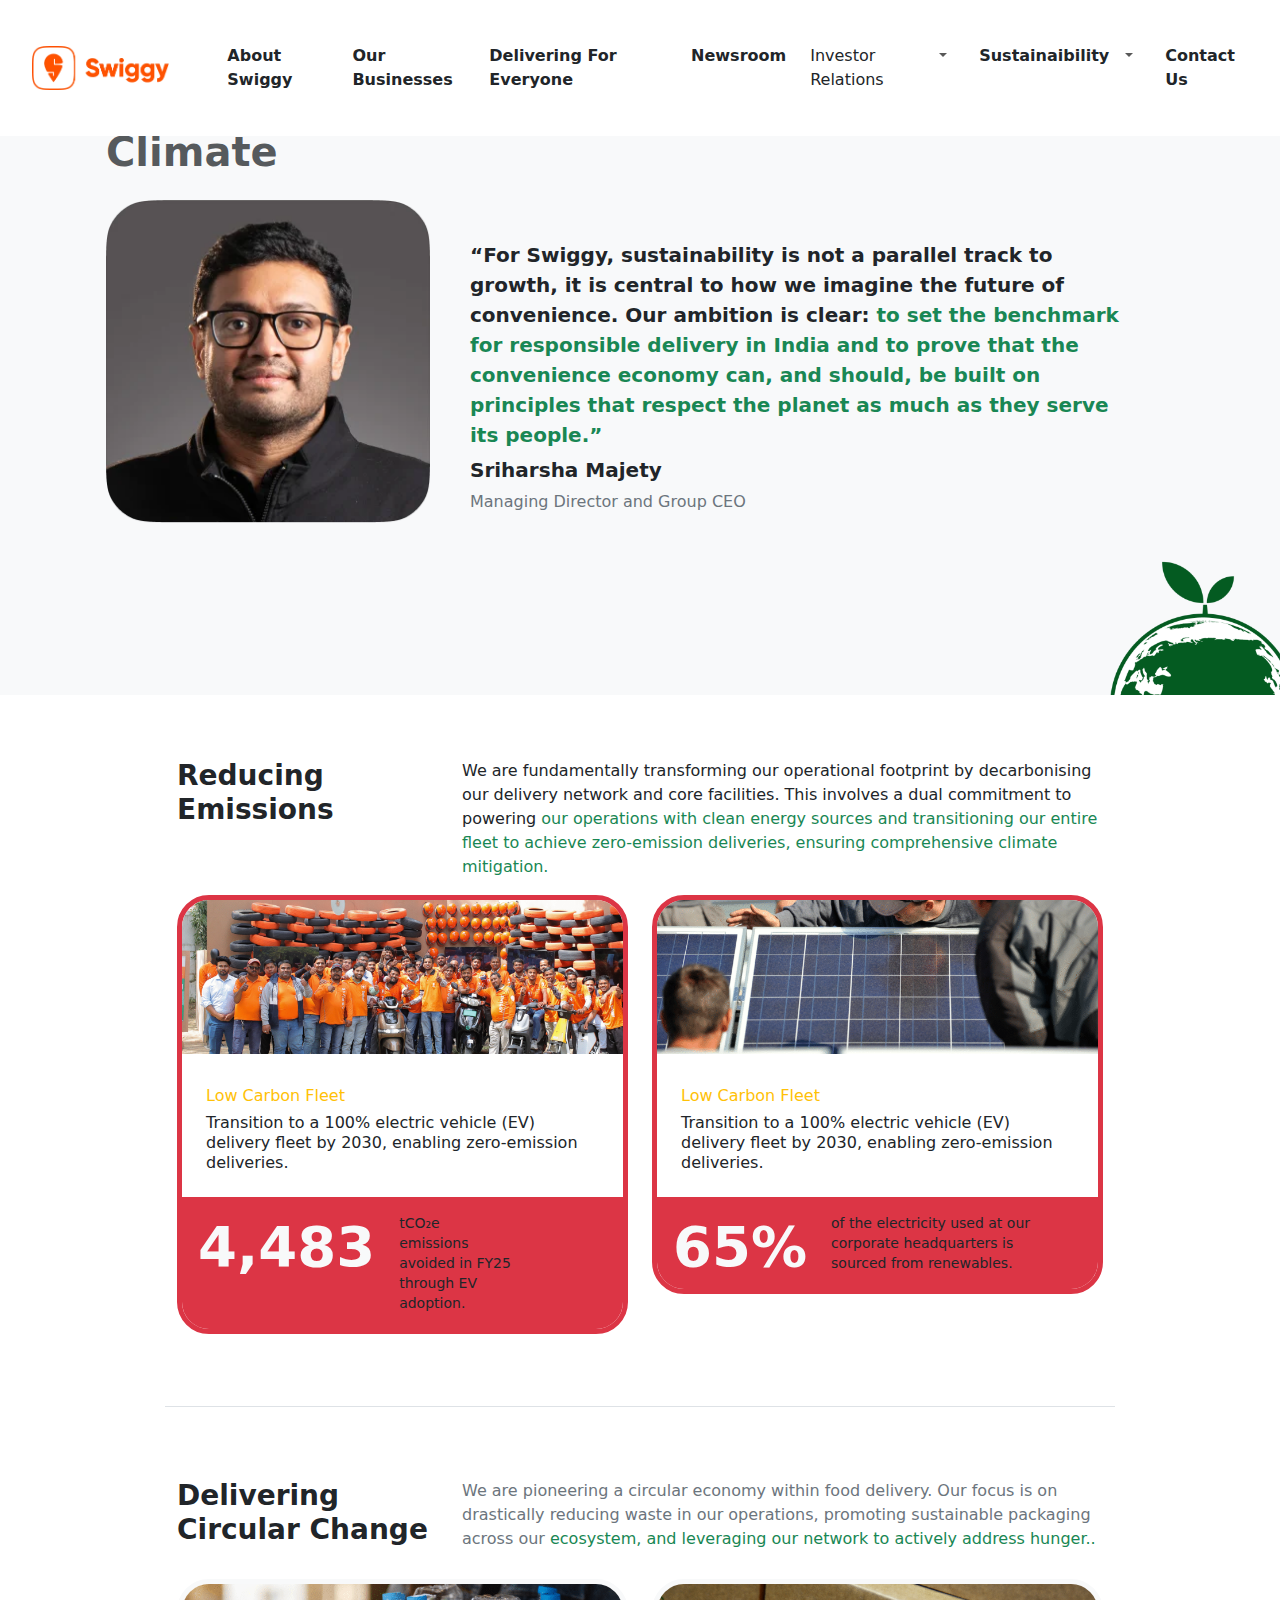
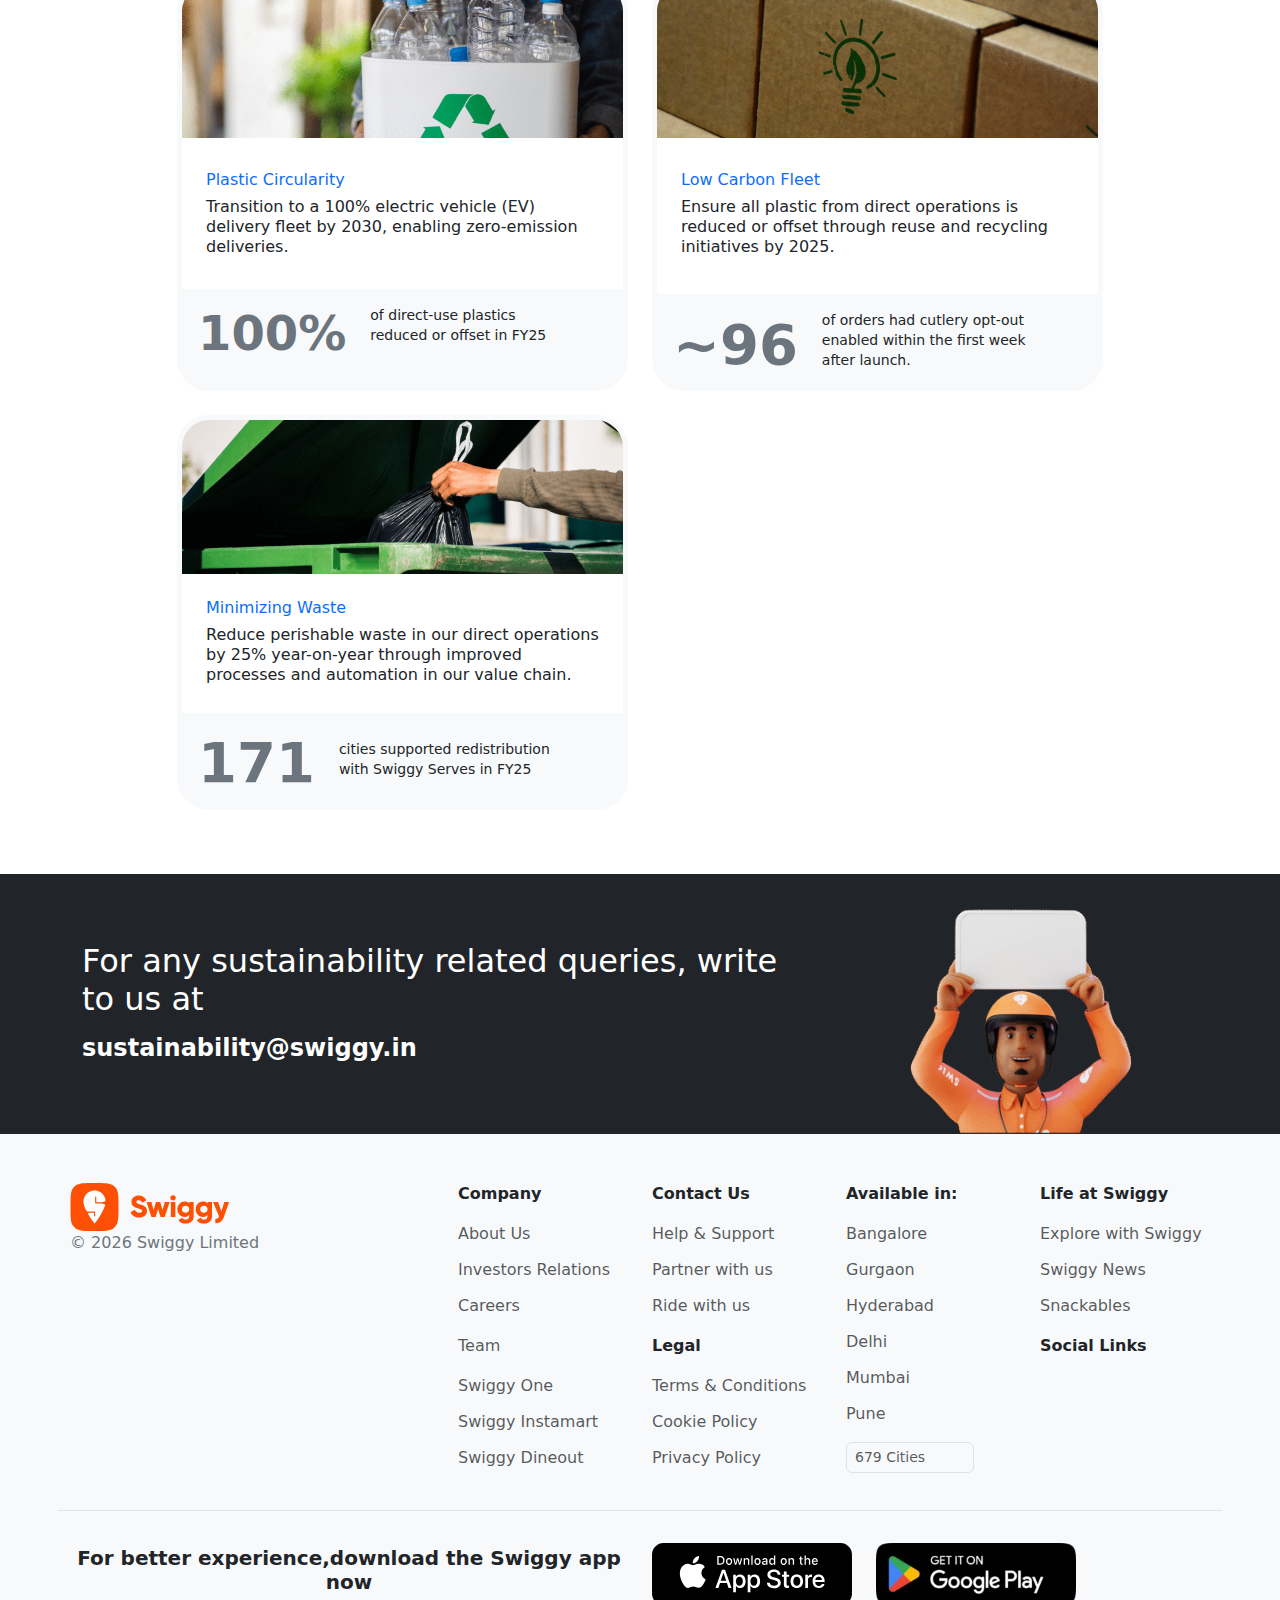
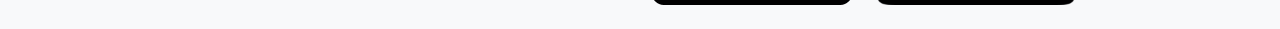
<file: climate.html>
<!Doctype html>
<htmL>

<head>
    <title>Climate</title>

    <!--meta-link-->

    <meta name="viewport" content="width=device-width, initial-scale=1">

    <!-- Bootstrap-link-->


    <link href="https://cdn.jsdelivr.net/npm/bootstrap@5.3.3/dist/css/bootstrap.min.css" rel="stylesheet">

    <script src="https://cdn.jsdelivr.net/npm/bootstrap@5.3.3/dist/js/bootstrap.bundle.min.js"></script>

    <!--font-awsome-link-->


    <link rel="stylesheet" href="https://cdnjs.cloudflare.com/ajax/libs/font-awesome/6.5.1/css/all.min.css"
        integrity="sha512-DTOQO9RWCH3ppGqcWaEA1BIZOC6xxalwEsw9c2QQeAIftl+Vegovlnee1c9QX4TctnWMn13TZye+giMm8e2LwA=="
        crossorigin="anonymous" referrerpolicy="no-referrer" />
</head>

<body>

    <!--header-section-start-->
    <header>
        <nav class="navbar navbar-expand-lg bg-white py-3 position-fixed top-0 z-2 w-100">
            <div class="container-fluid ps-xl-4">
                <div class="row align-items-lg-center justify-content-between w-100 py-1 ">
                    <div class="col-md-2 col-4">
                        <a class="navbar-brand ps-xl-2" href="index.html"><img src="image/first.webp" alt="Swiggy Logo"
                                class="img-fluid w-75"></a>
                    </div>
                    <div class="col-md-10 col-8 text-end m-0 p-0">
                        <button class="navbar-toggler border-0 m-0 p-0" type="button" data-bs-toggle="collapse"
                            data-bs-target="#navbarSupportedContent" aria-controls="navbarSupportedContent"
                            aria-expanded="false" aria-label="Toggle navigation">
                            <span class="navbar-toggler-icon"></span>
                        </button>
                        <div class="collapse navbar-collapse" id="navbarSupportedContent">
                            <ul class="navbar-nav  d-flex py-3 justify-content-lg-end text-start w-100 gap-2">
                                <li class="nav-item">
                                    <a class="nav-link text-dark  fw-semibold" aria-current="page" href="index.html">About
                                        Swiggy</a>
                                </li>
                                <li class="nav-item">
                                    <a class="nav-link text-dark fw-semibold" href="business.html">Our Businesses</a>
                                </li>

                                <li class="nav-item">
                                    <a class="nav-link text-dark fw-semibold" href="delivary.html"> Delivering For Everyone</a>
                                </li>
                                <li class="nav-item">
                                    <a class="nav-link text-dark fw-semibold" href="newsroom..html"> Newsroom</a>
                                </li>
                                <li class="nav-item dropdown d-flex pe-2">
                                   <a href="investor.html" class="text-decoration-none nav-link text-dark fw-medium">Investor Relations</a>
                                    <a class="nav-link  dropdown-toggle  f" data-bs-toggle="dropdown"
                                        href="#" role="button" aria-expanded="false"></a>
                                    <ul class="dropdown-menu rounded-0  border-0 ps-lg-2">
                                        <li class="pb-md-3"><a class="dropdown-item fw-medium" href="financial.html">Financial
                                                Results</a></li>
                                        <li class="pb-md-3"><a class="dropdown-item fw-medium 
                                        " href="#">Reports and Publications</a>
                                        </li>
                                        <li class="pb-md-3"><a class=" fw-medium dropdown-item " href="corporate.html">Corporate
                                                Governance</a></li>

                                        <li class="pb-md-3"><a class="dropdown-item fw-medium" href="analyst.html">Analyst
                                                Coverage</a></li>
                                        <li class="pb-2"><a class="dropdown-item fw-medium text-nowrap-md text-wrap "
                                                href="disclosure.html">Disclosures Under
                                                SEBI
                                                LODR</a></li>
                                    </ul>
                                </li>
                                <li class="nav-item dropdown d-flex pe-2">
                                    <a href="sustainability.html" class="text-decoration-none nav-link text-dark fw-semibold">Sustainaibility</a>
                                    <a class="nav-link  dropdown-toggle  " data-bs-toggle="dropdown"
                                        href="#" role="button" aria-expanded="false"></a>
                                    <ul class="dropdown-menu rounded-0 w-50 ps-lg-2 border-0">
                                        <li class="pb-md-2"><a class=" fw-medium dropdown-item" href="sustainability.html">Overview</a>
                                        </li>
                                        <li class="pb-md-2"><a class="fw-medium dropdown-item" href="climate.html">Climate</a></li>
                                        <li class="pb-md-2"><a class="dropdown-item fw-medium" href="community.html">Community</a>
                                        </li>

                                        <li><a class="dropdown-item fw-medium" href="concience.html">Concience</a></li>

                                    </ul>
                                </li>
                                <li class="nav-item pe-xl-1">
                                    <a href="contact.html" class="nav-link text-dark fw-semibold "> Contact Us</a>
                                </li>

                            </ul>
                        </div>
                    </div>
                </div>
            </div>
        </nav>
    </header>

    <!--header-section-end-->



    <!--section-first-start-->

    <section class="first pt-5 mt-5 bg-light">
        <div class="container">

            <div class="pt-xl-4 pt-lg-5">
                <h1 class="text-muted fw-bold m-0 ps-4 pt-2">Climate</h1>

                <div>
                    <div class="card  border-0 bg-light">
                        <div class="row g-0">
                            <div class="col-md-4">
                                <img src="image/twenty.webp" class="img-fluid rounded-start p-4" alt="...">
                            </div>
                            <div class="col-md-8">
                                <div class="card-body pt-lg-5">

                                    <p class="card-text fs-5 fw-semibold mb-2 pt-md-3 pe-xl-5">“For Swiggy, sustainability is not a
                                        parallel track to growth, it is central to how we imagine the future of
                                        convenience. Our ambition is clear: <span class="text-success">to set the
                                            benchmark for responsible delivery in India and to prove that the
                                            convenience economy can, and should, be built on principles that respect the
                                            planet as much as they serve its people.”</span></p>
                                    <h5 class="fw-bold">Sriharsha Majety</h5>
                                    <p class="card-text text-secondary">Managing Director and Group CEO</p>
                                </div>
                            </div>
                        </div>
                    </div>
                </div>
            </div>
        </div>
      <div class="d-flex justify-content-end"><img src="image/seventytwo.png" width="170px"></div>
    </section>

    <!--section-first-end-->

    <section class="second pt-md-5 pt-3 pb-3 ">
        <div class="container">

            <div class="row gx-4 justify-content-center pt-3   mb-5">
                <div class="col-lg-3 ">
                <h3 class="fw-bold">Reducing Emissions</h3></div>
               <div class="col-lg-7"> <p class="fw-medium">We are fundamentally transforming our operational footprint by decarbonising our delivery network and core facilities. This involves a dual commitment to powering <span class="text-success fw-medium"> our operations with clean energy sources and transitioning our entire fleet to achieve zero-emission deliveries, ensuring comprehensive climate mitigation.</span></p>
                </div>
                <div class="col-lg-5 col-md-6 border-bottom pb-md-4">
                    <div class="card rounded-5  overflow-hidden border border-danger border-5 mb-5" >
  <img src="image/eightyeight.png" class="card-img-top" alt="...">
  <div class="card-body rounded-3 pb-4 px-4 rounded-bottom">
    <h6 class="text-warning pt-3">Low Carbon Fleet</h6>
    <p class="card-text rounded-4 rounded-bottom lh-sm">Transition to a 100% electric vehicle (EV) delivery fleet by 2030, enabling zero-emission deliveries.</p>
  </div>
  <div class="bg-danger d-lg-flex px-3 gap-4 pt-3  ">
    <h1 class="text-light display-4 fw-bold p-0">
4,483</h1>
<p class=" pe-xl-5 me-xl-5 lh-sm"><small>tCO₂e emissions avoided in FY25 through EV adoption.</small></p>
  </div>
</div>
                </div>
                 <div class="col-lg-5 col-md-6 pb-md-5 border-bottom">
                    <div class="card rounded-5  overflow-hidden border border-danger border-5" >
  <img src="image/eightynine.png" class="card-img-top" alt="...">
  <div class="card-body rounded-3 pb-4 px-4 rounded-bottom">
    <h6 class="text-warning pt-3">Low Carbon Fleet</h6>
    <p class="card-text rounded-4 rounded-bottom lh-sm">Transition to a 100% electric vehicle (EV) delivery fleet by 2030, enabling zero-emission deliveries.</p>
  </div>
  <div class="bg-danger d-lg-flex px-3 gap-4 pt-3  ">
    <h1 class="text-light display-4 fw-bold p-0">
65%</h1>
<p class=" pe-xl-5 lh-sm"><small>of the electricity used at our corporate headquarters is sourced from renewables.</small></p>
  </div>
</div>
                </div>

            </div>

              <div class="row gx-4 gy-4 justify-content-center pt-md-4   mb-md-5">
                <div class="col-lg-3 ">
                <h4 class="fw-bold h3">Delivering Circular Change</h4></div>
               <div class="col-lg-7"> <p class="fw-medium text-secondary m-0">We are pioneering a circular economy within food delivery. Our focus is on drastically reducing waste in our operations, promoting sustainable packaging across our <span class="text-success fw-medium">ecosystem, and leveraging our network to actively address hunger..</span></p>
                </div>
                <div class="col-lg-5 col-md-6  ">
                    <div class="card rounded-5  overflow-hidden border border-light border-5 h-100" >
  <img src="image/ninety.png" class="card-img-top" alt="...">
  <div class="card-body rounded-3 pb-4 px-4 rounded-bottom">
    <h6 class="text-primary pt-3">Plastic Circularity</h6>
    <p class="card-text rounded-4 rounded-bottom lh-sm pb-2 ">Transition to a 100% electric vehicle (EV) delivery fleet by 2030, enabling zero-emission deliveries.</p>
  </div>
  <div class="bg-light d-lg-flex px-3 gap-4 pt-3 pb-3  ">
    <h1 class="text-secondary display-5 fw-bold p-0">
100%</h1>
<p class="lh-sm pe-xl-5"><small>of direct-use plastics  reduced or offset in FY25</small></p>
  </div>
</div>
                </div>
                 <div class="col-lg-5 col-md-6 ">
                    <div class="card rounded-5  overflow-hidden border border-light border-5 h-100" >
  <img src="image/ninetyone.png" class="card-img-top" alt="...">
  <div class="card-body rounded-3 px-4 pb-4 rounded-bottom">
    <h6 class="text-primary pt-3">Low Carbon Fleet</h6>
    <p class="card-text rounded-4 rounded-bottom lh-sm pb-2">Ensure all plastic from direct operations is reduced or offset through reuse and recycling initiatives by 2025.</p>
  </div>
  <div class="bg-light d-lg-flex px-3 gap-4 pt-3 align-items-center  ">
    <h1 class="text-secondary display-4 fw-bold p-0">
~96</h1>
<p class="lh-sm pe-xl-5"><small>
of orders had cutlery opt-out  enabled within the first week after launch.</small></p>
  </div>
</div>
                </div>
                  <div class="col-lg-5 col-md-6 ">
                    <div class="card rounded-5  overflow-hidden border border-light border-5 h-100 " >
  <img src="image/ninetytwo.png" class="card-img-top" alt="...">
  <div class="card-body rounded-3 px-4 pb-4 rounded-bottom">
    <h6 class="text-primary pt-2">Minimizing Waste</h6>
    <p class="card-text rounded-4 rounded-bottom lh-sm pb-1">Reduce perishable waste in our direct operations by 25% year-on-year through improved processes and automation in our value chain.</p>
  </div>
  <div class="bg-light d-lg-flex px-3 gap-4 pt-3 align-items-center  ">
    <h1 class="text-secondary display-4 fw-bold p-0">
171</h1>
<p class="lh-sm pe-xl-5"><small>
cities supported redistribution with Swiggy Serves in FY25</small></p>
  </div>
</div>
                </div>
                <div class="col-lg-5 col-md-6"></div>
                

                

            </div>

        </div>
    </section>


    <!--section-eight-start-->

    <section class="eight bg-dark pt-4 pt-lg-0">
        <div class="container">
            <div class="row px-md-0 px-3 align-items-center">
                <div class="col-md-8">
                    <h2 class="text-white fw-normal pb-1">For any sustainability related queries, write to us at</h2>
                    <a href="#" class="text-decoration-none text-white fs-4 fw-bold">sustainability@swiggy.in</a>
                </div>
                <div class="col-md-4">
                    <div><img src="image/eightytwo.png" class="img-fluid mx-auto d-block w-75"> </div>
                </div>
            </div>
        </div>
    </section>

    <!--section-eight-end-->



    <!--footer-section-start-->

    <footer>
        <section class="bg-light  pb-4 pt-4  ">
            <div class="container px-lg-0">

                <div class="row   pt-4 gy-3">
                    <div class="col-md-4   ">
                        <a href="#" class="text-decoration-none">
                            <div>
                                <svg xmlns="http://www.w3.org/2000/svg" width="160" height="49" fill="none">
                                    <g filter="url(#filter0_b_674_19294)">
                                        <path fill="#FE5005"
                                            d="M69.097 35.543c-2.126 0-3.916-.456-5.376-1.368-1.459-.932-2.5-2.228-3.13-3.888l4.191-2.43c.85 1.964 2.338 2.948 4.464 2.948 1.925 0 2.885-.576 2.885-1.733 0-.648-.312-1.133-.94-1.459-.649-.384-1.8-.802-3.462-1.243-1.699-.466-3.139-1.133-4.31-2.002-1.296-1.051-1.944-2.539-1.944-4.464 0-1.925.696-3.533 2.093-4.704 1.416-1.176 3.096-1.761 5.04-1.761 1.742 0 3.278.412 4.613 1.243 1.334.811 2.39 1.992 3.158 3.552l-4.1 2.4c-.767-1.642-1.991-2.458-3.671-2.458-.71 0-1.267.154-1.67.456-.404.303-.61.687-.61 1.152 0 .504.245.96.73 1.368.527.403 1.56.83 3.095 1.277l1.973.638c.504.164 1.095.437 1.762.821.73.365 1.277.759 1.641 1.186.97 1.051 1.46 2.366 1.46 3.945 0 2.002-.73 3.605-2.184 4.796-1.46 1.152-3.36 1.732-5.708 1.732v-.004Zm23.482-7.47 2.184-8.135h4.858L94.763 35.12H90.51l-2.429-8.107-2.428 8.107H81.4l-4.858-15.182H81.4l2.184 8.136 2.366-8.136h4.253l2.366 8.136h.01Zm12.432-10.262a2.594 2.594 0 0 1-1.91.788 2.72 2.72 0 0 1-1.944-.788 2.702 2.702 0 0 1-.788-1.944c0-.748.264-1.387.788-1.91.547-.547 1.195-.82 1.944-.82.748 0 1.387.273 1.91.82.547.528.821 1.162.821 1.91 0 .75-.274 1.397-.821 1.944Zm.365 17.304h-4.555V19.933h4.555v15.182Zm13.867-13.632v-1.55h4.43v14.42c0 2.39-.777 4.19-2.337 5.404-1.536 1.234-3.432 1.853-5.679 1.853-3.441 0-5.841-1.224-7.195-3.672l3.888-2.247c.711 1.277 1.863 1.916 3.461 1.916 1.094 0 1.934-.284 2.52-.85.61-.566.912-1.368.912-2.4V32.96c-1.07 1.315-2.549 1.973-4.43 1.973-2.127 0-3.908-.749-5.343-2.246-1.416-1.498-2.126-3.322-2.126-5.468 0-2.145.71-3.955 2.126-5.433 1.416-1.517 3.197-2.275 5.343-2.275 1.881 0 3.36.657 4.43 1.972Zm-6.317 8.29c.711.648 1.589.97 2.64.97 1.051 0 1.935-.322 2.64-.97.687-.629 1.032-1.478 1.032-2.549 0-1.07-.345-1.925-1.032-2.549-.71-.648-1.589-.97-2.64-.97-1.051 0-1.934.322-2.64.97-.686.63-1.032 1.479-1.032 2.55 0 1.07.346 1.924 1.032 2.548Zm24.624-8.29v-1.55h4.431v14.42c0 2.39-.778 4.19-2.338 5.404-1.536 1.234-3.432 1.853-5.678 1.853-3.442 0-5.842-1.224-7.196-3.672l3.888-2.247c.711 1.277 1.863 1.916 3.461 1.916 1.095 0 1.935-.284 2.52-.85.61-.566.912-1.368.912-2.4V32.96c-1.07 1.315-2.549 1.973-4.43 1.973-2.127 0-3.907-.749-5.343-2.246-1.416-1.498-2.126-3.322-2.126-5.468 0-2.145.71-3.955 2.126-5.433 1.416-1.517 3.197-2.275 5.343-2.275 1.881 0 3.36.657 4.43 1.972Zm-6.317 8.29c.711.648 1.589.97 2.64.97 1.052 0 1.935-.322 2.64-.97.687-.629 1.032-1.478 1.032-2.549 0-1.07-.345-1.925-1.032-2.549-.71-.648-1.588-.97-2.64-.97-1.051 0-1.934.322-2.64.97-.686.63-1.032 1.479-1.032 2.55 0 1.07.346 1.924 1.032 2.548Zm20.194-.547 2.856-9.293h4.858l-5.194 14.726c-.85 2.367-1.973 4.07-3.37 5.103-1.377 1.051-3.139 1.526-5.284 1.425v-4.252c1.051 0 1.862-.192 2.428-.576.567-.365 1.023-1.013 1.368-1.944l-6.043-14.482h5.011l3.37 9.293ZM.5 24.94C.5 14.566.5 9.382 3.298 5.845a12.87 12.87 0 0 1 2.108-2.107C8.938.939 14.127.939 24.5.939c10.373 0 15.557 0 19.094 2.799a12.87 12.87 0 0 1 2.108 2.107C48.5 9.378 48.5 14.567 48.5 24.94c0 10.373 0 15.557-2.798 19.095a12.873 12.873 0 0 1-2.108 2.107C40.062 48.94 34.873 48.94 24.5 48.94c-10.373 0-15.557 0-19.094-2.799a12.873 12.873 0 0 1-2.108-2.107C.5 40.5.5 35.312.5 24.939Z">
                                        </path>
                                        <path fill="#fff" fill-rule="evenodd"
                                            d="M26.314 19.967v-4.973a.588.588 0 0 0-.586-.586.588.588 0 0 0-.585.586v5.841c0 .332.268.596.595.596h.571c8.3 0 9.163.432 8.645 2.184-.024.086-.053.168-.082.259a.788.788 0 0 1-.014.053c-2.18 6.57-8.074 14.793-9.816 17.145a.611.611 0 0 1-.984 0c-1.051-1.42-3.624-4.992-5.971-9.043-.159-.37-.235-1.234 2.37-1.234h3.188c.178 0 .322.144.322.322v2.573c0 .307.225.59.533.614a.584.584 0 0 0 .465-.173.561.561 0 0 0 .173-.412v-3.49a.608.608 0 0 0-.605-.605h-6.442c-1.123 0-1.804-.96-2.25-1.833-1.402-2.938-2.405-5.837-2.405-8.122 0-5.851 4.665-11.117 11.107-11.117 5.736 0 10.08 4.171 10.963 9.216.005.043.038.235.043.274.23 2.477-6.23 2.193-8.947 2.208a.286.286 0 0 1-.288-.288v.005Z"
                                            clip-rule="evenodd"></path>
                                    </g>
                                    <defs></defs>
                                </svg>

                            </div>
                        </a>
                        <div>
                            <p class="text-secondary fw-normal">© 2026 Swiggy Limited</p>
                        </div>
                    </div>
                    <div class="col-lg-2 col-md-4 col-sm-6">
                        <div>
                            <p class="fw-bold text-dark">Company</p>
                            <ul class="list-unstyled">
                                <li class=""><a href="#" class="text-decoration-none text-muted fw-normal">About Us</a>
                                </li>
                                <li class="pt-1"><a href="#"
                                        class="text-decoration-none text-muted fw-normal d-block pt-2">Investors
                                        Relations</a>
                                </li>
                                <li class="pt-1"><a href="#"
                                        class="text-decoration-none text-muted fw-normal  pt-2 d-block">Careers</a></li>
                                <li class="pt-2"><a href="#"
                                        class="text-decoration-none text-muted fw-normal  pt-2 d-block">Team</a></li>
                                <li class="pt-2"><a href="#"
                                        class="text-decoration-none text-muted fw-normal  d-block pt-2">Swiggy One</a>
                                </li>
                                <li class="pt-1"><a href="#"
                                        class="text-decoration-none text-muted fw-normal d-block pt-2">Swiggy
                                        Instamart</a></li>
                                <li class="pt-1"><a href="#"
                                        class="text-decoration-none text-muted fw-normal d-block pt-2">Swiggy
                                        Dineout</a></li>

                            </ul>
                        </div>
                    </div>
                    <div class="col-lg-2 col-md-4 col-sm-6">

                        <div>
                            <p class="fw-bold text-dark">Contact Us</p>
                            <ul class="list-unstyled">
                                <li><a href="#" class="text-decoration-none text-muted fw-normal d-block ">Help &
                                        Support</a></li>
                                <li class="pt-1"><a href="#"
                                        class="text-decoration-none text-muted fw-normal  d-block pt-2">Partner with
                                        us</a></li>
                                <li class="pt-1"><a href="#"
                                        class="text-decoration-none text-muted fw-normal  d-block pt-2">Ride
                                        with us</a>
                                </li>
                            </ul>
                        </div>
                        <div class="">
                            <p class="fw-bold text-dark ">Legal</p>
                            <ul class="list-unstyled ">
                                <li><a href="#" class="text-decoration-none text-muted fw-normal d-block ">Terms &
                                        Conditions</a></li>
                                <li class="pt-1"><a href="#"
                                        class="text-decoration-none text-muted fw-normal d-block pt-2">Cookie Policy</a>
                                </li>
                                <li class="pt-1"><a href="#"
                                        class="text-decoration-none text-muted fw-normal d-block pt-2">Privacy
                                        Policy</a></li>

                            </ul>
                        </div>

                    </div>
                    <div class="col-lg-2 col-md-4 col-sm-6">
                        <div>
                            <p class="fw-bold text-dark">Available in:</p>
                            <ul class="list-unstyled">
                                <li class=""><a href="#"
                                        class="text-decoration-none text-muted fw-normal ">Bangalore</a>
                                </li>
                                <li class="pt-1"><a href="#"
                                        class="text-decoration-none text-muted fw-normal  d-block pt-2">Gurgaon</a></li>
                                <li class="pt-1"><a href="#"
                                        class="text-decoration-none text-muted fw-normal pt-2 d-block">Hyderabad</a>
                                </li>
                                <li class="pt-1"><a href="#"
                                        class="text-decoration-none text-muted fw-normal  pt-2 d-block">Delhi</a></li>
                                <li class="pt-1"><a href="#"
                                        class="text-decoration-none text-muted fw-normal  d-block pt-2">Mumbai</a></li>
                                <li class="pt-1"><a href="#"
                                        class="text-decoration-none text-muted fw-normal d-block pt-2">Pune</a></li>

                            </ul>
                            <div>
                                <button class="btn btn-sm rounded-2 border pe-5 text-muted fw-normal ">679
                                    Cities</button>
                            </div>

                        </div>
                    </div>
                    <div class="col-lg-2 col-md-4 col-sm-6">

                        <div>
                            <p class="fw-bold text-dark">Life at Swiggy</p>
                            <ul class="list-unstyled">
                                <li class=""><a href="#" class="text-decoration-none text-muted fw-normal ">Explore
                                        with Swiggy</a>
                                </li>
                                <li class="pt-1"><a href="#"
                                        class="text-decoration-none text-muted fw-normal  d-block pt-2">Swiggy
                                        News</a></li>
                                <li class="pt-1"><a href="#"
                                        class="text-decoration-none text-muted fw-normal pt-2 d-block">Snackables</a>
                                </li>

                            </ul>
                            <div>
                                <p class="text-dark fw-bold ">Social Links</p>
                                <div>
                                    <a href="#" class="text-decoration-none"> <i
                                            class="fa-brands fa-linkedin pe-3 text-muted"></i></a>
                                    <a href="#" class="text-decoration-none"> <i
                                            class="fa-brands fa-instagram pe-3 text-muted"></i></a>
                                    <a href="#" class="text-decoration-none"><i
                                            class="fa-brands fa-facebook-f pe-3 text-muted"></i></a>
                                    <a href="#" class="text-decoration-none"> <i
                                            class="fa-brands fa-pinterest pe-3 text-muted"></i></a>
                                    <a href="#" class="text-decoration-none"> <i
                                            class="fa-brands fa-x-twitter text-muted"></i></a>
                                </div>
                            </div>
                        </div>




                    </div>
                </div>
                <div class="row border-top border-1  align-items-center pt-2 gy-4 mt-4 ">
                    <div class="col-lg-6   ">
                        <h5 class="fw-bold text-dark text-lg-center ">For better experience,download the Swiggy app now
                        </h5>
                    </div>
                    <div class="col-lg-6">
                        <div class="d-flex gap-4">
                            <div class=" ">
                                <a href="#" class="text-decoration-none"><img src="image/rate.svg"
                                        class="img-fluid " width="200px" alt="..."></a>
                            </div>
                            <div class="   ">
                                <a href="#" class="text-decoration-none"> <img src="image/thrityfour.webp"
                                        class="img-fluid " width="200px" alt="..."></a>
                            </div>
                        </div>
                    </div>
                </div>

            </div>
        </section>
    </footer>

    <!--footer-section-end-->
</body>

</html>
</file>
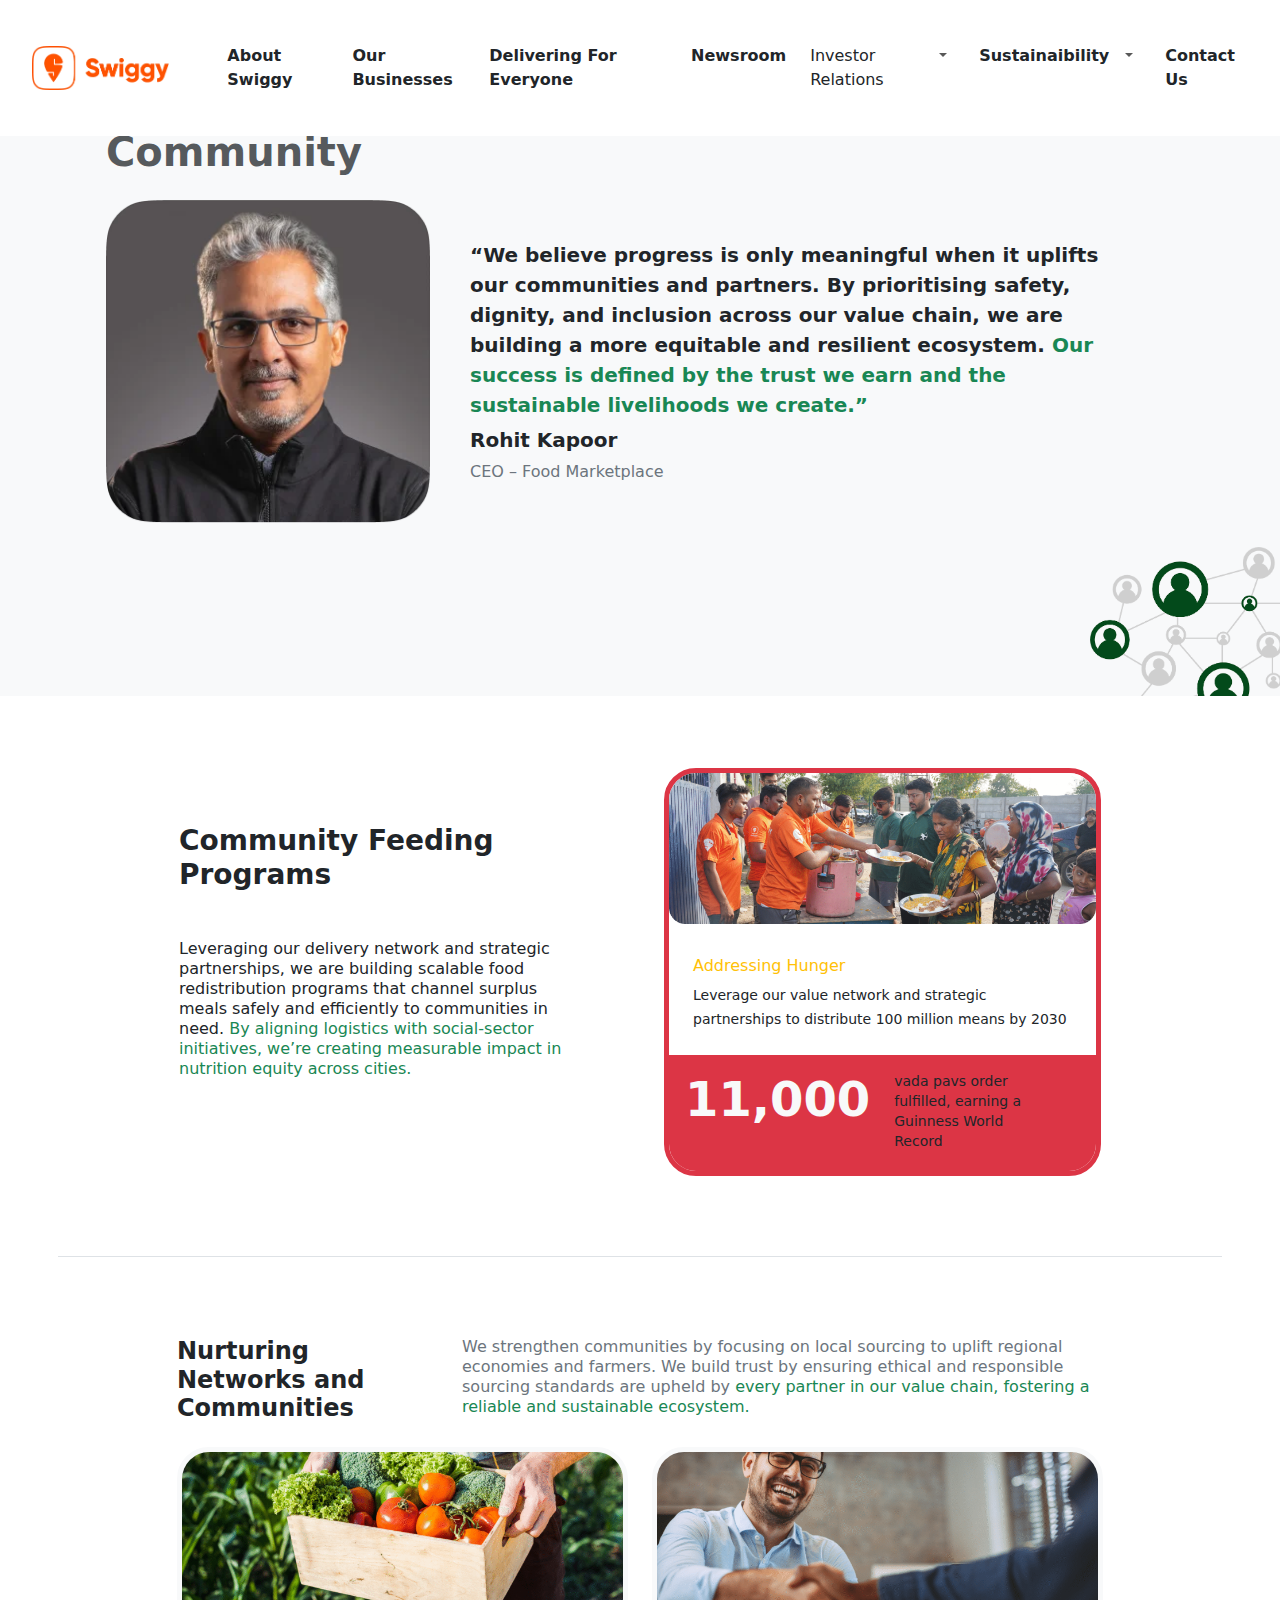
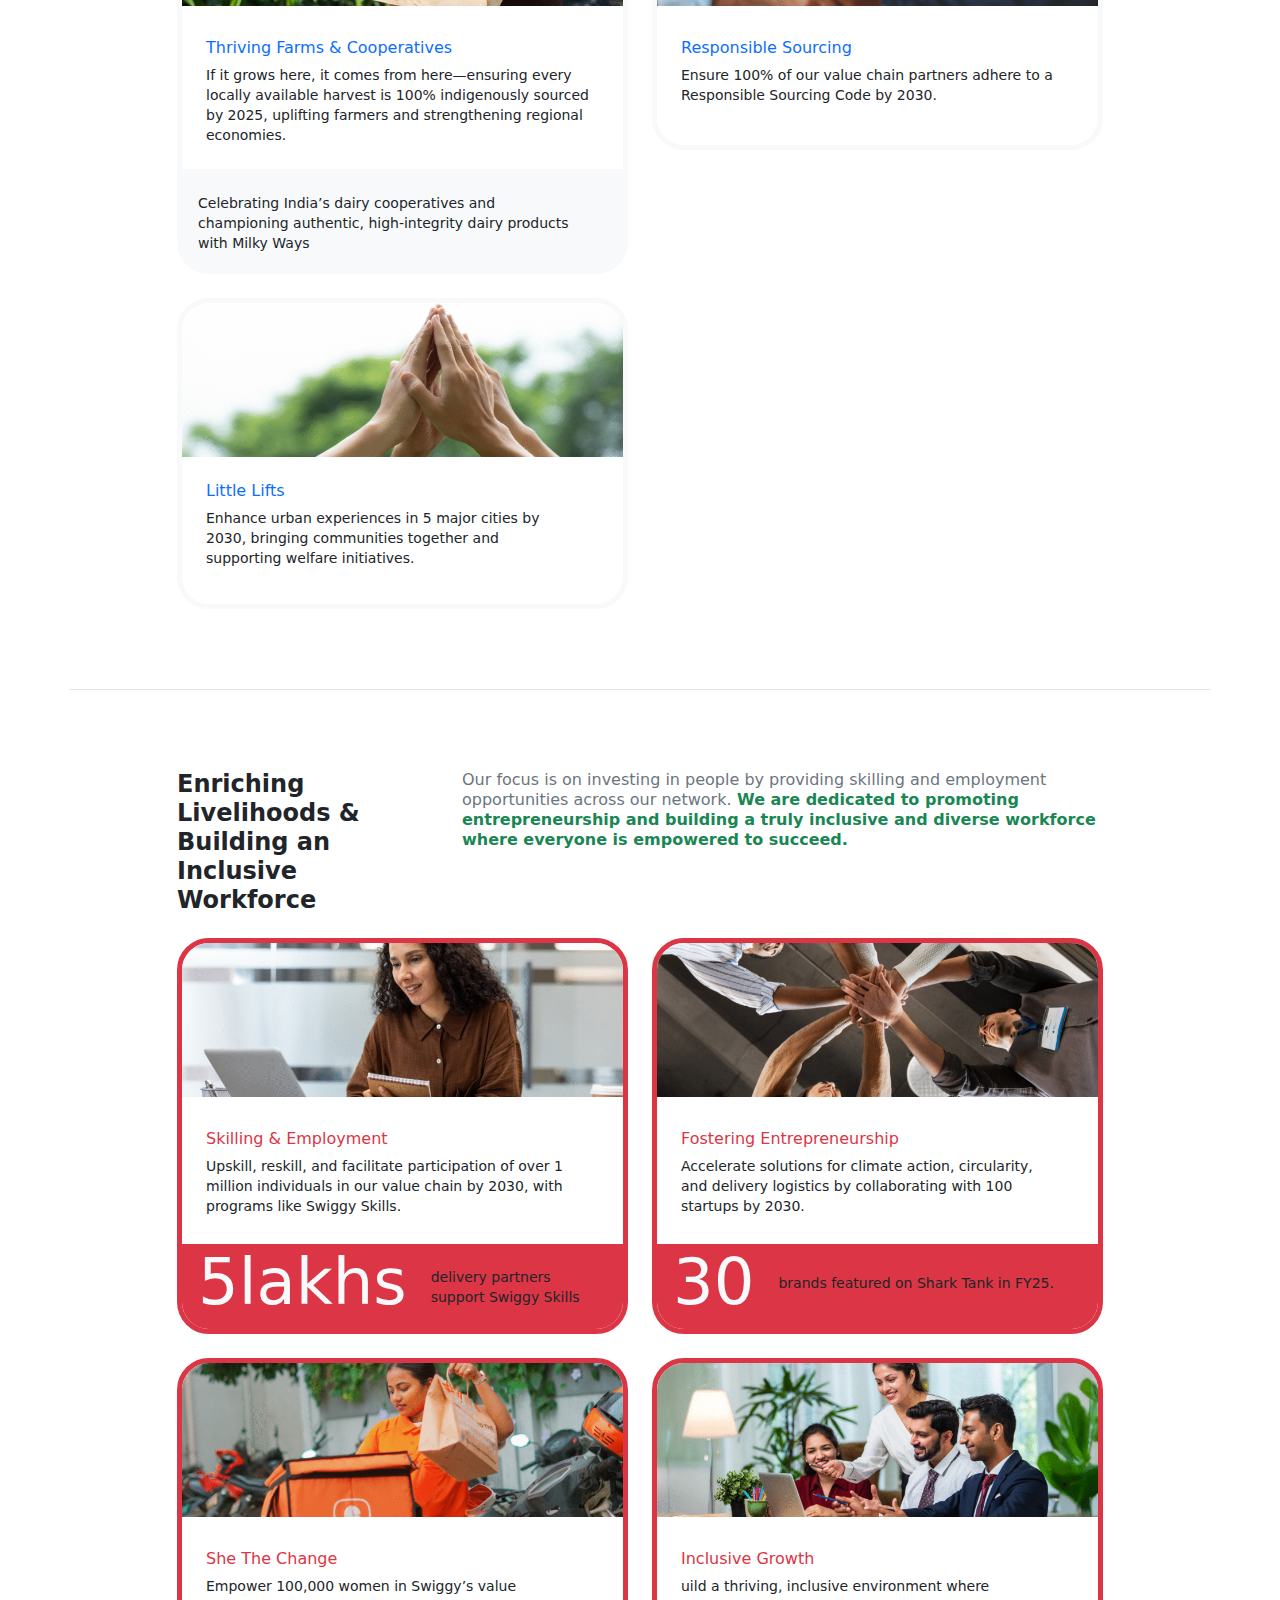
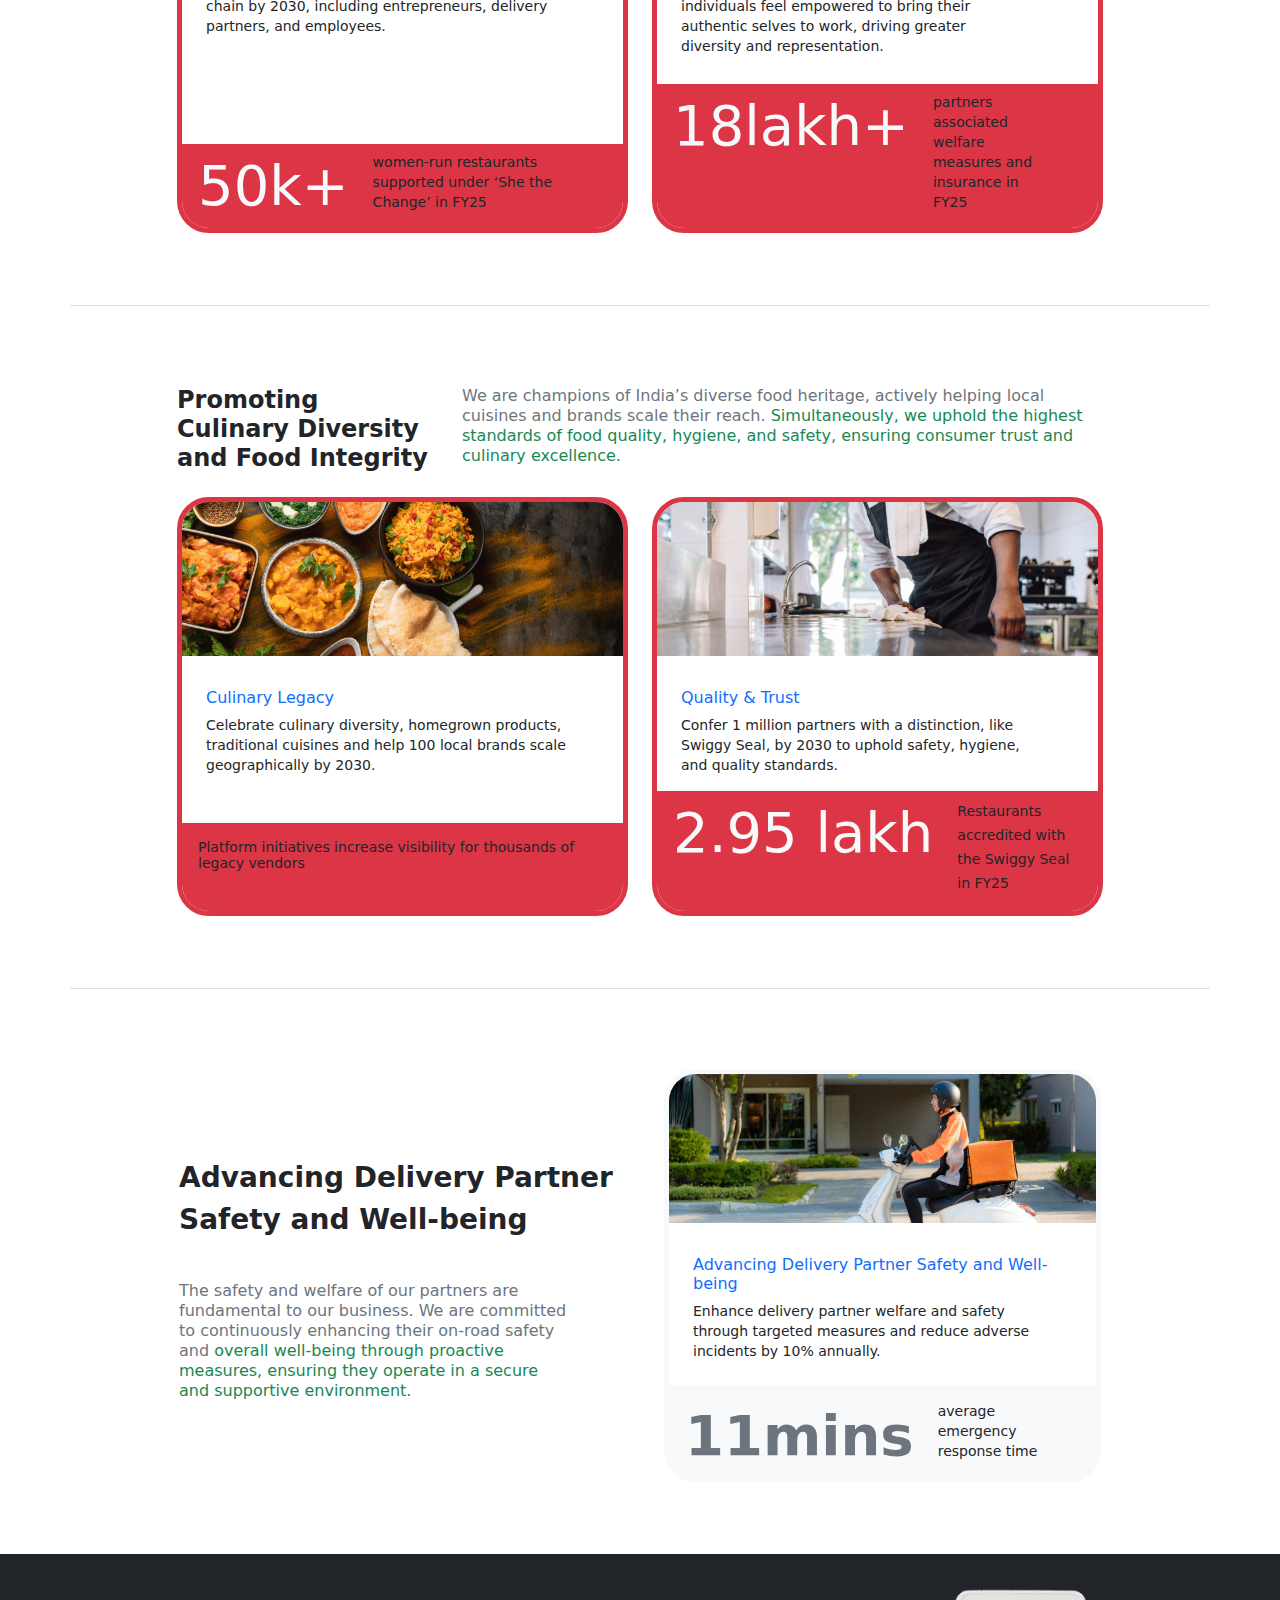
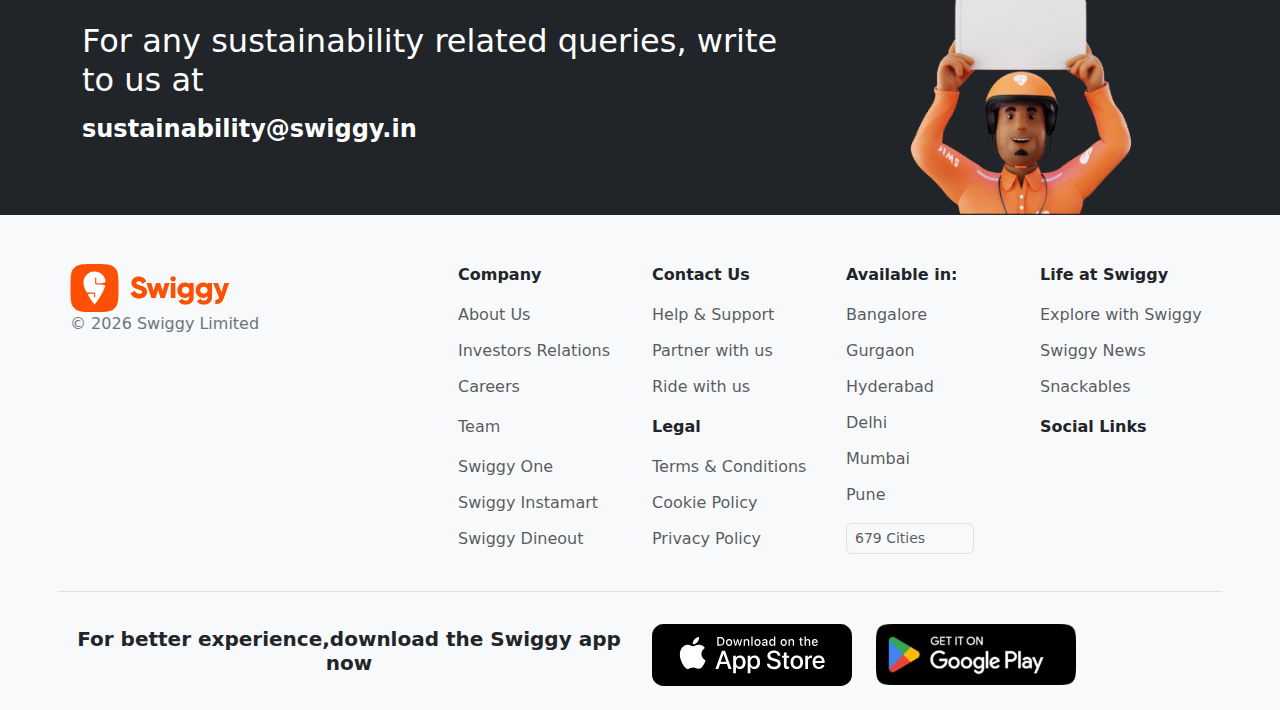
<file: community.html>
<!Doctype html>
<htmL>

<head>
    <title>Community</title>

    <!--meta-link-->

    <meta name="viewport" content="width=device-width, initial-scale=1">

    <!-- Bootstrap-link-->


    <link href="https://cdn.jsdelivr.net/npm/bootstrap@5.3.3/dist/css/bootstrap.min.css" rel="stylesheet">

    <script src="https://cdn.jsdelivr.net/npm/bootstrap@5.3.3/dist/js/bootstrap.bundle.min.js"></script>

    <!--font-awsome-link-->


    <link rel="stylesheet" href="https://cdnjs.cloudflare.com/ajax/libs/font-awesome/6.5.1/css/all.min.css"
        integrity="sha512-DTOQO9RWCH3ppGqcWaEA1BIZOC6xxalwEsw9c2QQeAIftl+Vegovlnee1c9QX4TctnWMn13TZye+giMm8e2LwA=="
        crossorigin="anonymous" referrerpolicy="no-referrer" />
</head>

<body>

    <!--header-section-start-->
    <header>
        <nav class="navbar navbar-expand-lg bg-white py-3 position-fixed top-0 z-2 w-100">
            <div class="container-fluid ps-xl-4">
                <div class="row align-items-lg-center justify-content-between w-100 py-1 ">
                    <div class="col-md-2 col-4">
                        <a class="navbar-brand ps-xl-2" href="index.html"><img src="image/first.webp" alt="Swiggy Logo"
                                class="img-fluid w-75"></a>
                    </div>
                    <div class="col-md-10 col-8 text-end m-0 p-0">
                        <button class="navbar-toggler border-0 m-0 p-0" type="button" data-bs-toggle="collapse"
                            data-bs-target="#navbarSupportedContent" aria-controls="navbarSupportedContent"
                            aria-expanded="false" aria-label="Toggle navigation">
                            <span class="navbar-toggler-icon"></span>
                        </button>
                        <div class="collapse navbar-collapse" id="navbarSupportedContent">
                            <ul class="navbar-nav  d-flex py-3 justify-content-lg-end text-start w-100 gap-2">
                                <li class="nav-item">
                                    <a class="nav-link text-dark  fw-semibold" aria-current="page" href="index.html">About
                                        Swiggy</a>
                                </li>
                                <li class="nav-item">
                                    <a class="nav-link text-dark fw-semibold" href="index.html">Our Businesses</a>
                                </li>

                                <li class="nav-item">
                                    <a class="nav-link text-dark fw-semibold" href="delivary.html"> Delivering For Everyone</a>
                                </li>
                                <li class="nav-item">
                                    <a class="nav-link text-dark fw-semibold" href="newsroom..html"> Newsroom</a>
                                </li>
                                <li class="nav-item dropdown d-flex  pe-2">
                                   <a href="investor.html" class="text-decoration-none nav-link text-dark fw-medium">Investor Relations</a>
                                    <a class="nav-link  dropdown-toggle  f" data-bs-toggle="dropdown"
                                        href="#" role="button" aria-expanded="false"></a>
                                    <ul class="dropdown-menu rounded-0  border-0 ps-lg-2">
                                        <li class="pb-md-3"><a class="dropdown-item fw-medium" href="financial.html">Financial
                                                Results</a></li>
                                        <li class="pb-md-3"><a class="dropdown-item fw-medium 
                                        " href="report.html">Reports and Publications</a>
                                        </li>
                                        <li class="pb-md-3"><a class=" fw-medium dropdown-item " href="corporate.html">Corporate
                                                Governance</a></li>

                                        <li class="pb-md-3"><a class="dropdown-item fw-medium" href="analyst.html">Analyst
                                                Coverage</a></li>
                                        <li class="pb-2"><a class="dropdown-item fw-medium text-nowrap-md text-wrap "
                                                href="disclosure.html">Disclosures Under
                                                SEBI
                                                LODR</a></li>
                                    </ul>
                                </li>
                                <li class="nav-item dropdown d-flex pe-2">
                                      <a href="sustainability.html" class="text-decoration-none nav-link text-dark fw-semibold">Sustainaibility</a>
                                    <a class="nav-link  dropdown-toggle  " data-bs-toggle="dropdown"
                                        href="#" role="button" aria-expanded="false"></a>
                                    <ul class="dropdown-menu rounded-0 w-50 ps-lg-2 border-0">
                                        <li class="pb-md-2"><a class=" fw-medium dropdown-item" href="sustainability.html">Overview</a>
                                        </li>
                                        <li class="pb-md-2"><a class="fw-medium dropdown-item" href="climate.html">Climate</a></li>
                                        <li class="pb-md-2"><a class="dropdown-item fw-medium" href="community.html">Community</a>
                                        </li>

                                        <li><a class="dropdown-item fw-medium" href="concience.html">Concience</a></li>

                                    </ul>
                                </li>
                                <li class="nav-item pe-xl-1">
                                    <a href="contact.html" class="nav-link text-dark fw-semibold "> Contact Us</a>
                                </li>

                            </ul>
                        </div>
                    </div>
                </div>
            </div>
        </nav>
    </header>

    <!--header-section-end-->



    <!--section-first-start-->

    <section class="first pt-5 mt-5 bg-light mb-2">
        <div class="container">

            <div class="pt-xl-4 pt-lg-5">
                <h1 class="text-muted fw-bold m-0 ps-4 pt-2">Community</h1>

                <div>
                    <div class="card  border-0 bg-light">
                        <div class="row g-0">
                            <div class="col-md-4">
                                <img src="image/twentytwo.webp" class="img-fluid rounded-start p-4" alt="...">
                            </div>
                            <div class="col-md-8">
                                <div class="card-body pt-lg-5">

                                    <p class="card-text fs-5 fw-semibold mb-2 pt-md-3 pe-lg-5">“We believe progress is
                                        only meaningful when it uplifts our communities and partners. By prioritising
                                        safety, dignity, and inclusion across our value chain, we are building a more
                                        equitable and resilient ecosystem. <span class="text-success"> Our success is
                                            defined by the trust we earn and the sustainable livelihoods we
                                            create.”</span></p>
                                    <h5 class="fw-bold">Rohit Kapoor</h5>
                                    <p class="card-text text-secondary">CEO – Food Marketplace</p>

                                </div>
                            </div>
                        </div>
                    </div>
                </div>
            </div>
        </div>
        <div class="d-flex justify-content-end"><img src="image/seventythree.png" width="190px"></div>
    </section>

    <!--section-first-end-->

    <section class="second pt-md-5 pt-3 pb-md-4 pb-5">
        <div class="container">

            <div class="row gx-md-5 justify-content-center pt-3 border-bottom pb-2  mb-md-5">
                <div class=" col-md-5 ">
                    <h4 class="fw-bold me-lg-5 pe-xl-5 h3 mt-2 pb-md-4 pt-xl-5">Community Feeding Programs</h4>
                    <p class=" pe-lg-5 pt-3 lh-sm">Leveraging our delivery network and strategic partnerships, we are
                        building
                        scalable food redistribution programs that channel surplus meals safely and efficiently to
                        communities in need.<span class="text-success fw-medium"> By aligning logistics with
                            social-sector initiatives, we’re creating measurable impact in nutrition equity across
                            cities.</span></p>
                </div>

                <div class="col-lg-5 col-md-6 pb-md-4">
                    <div class="card rounded-5  overflow-hidden border border-danger border-5 mb-5">
                        <img src="image/ninetythree.png" class="card-img-top" alt="...">
                        <div class="card-body rounded-3 pb-4 rounded-bottom px-4">
                            <h6 class="text-warning pt-3">Addressing Hunger</h6>
                            <p class="card-text rounded-4 rounded-bottom"><small>Leverage our value network and
                                    strategic
                                    partnerships to distribute 100 million means by 2030</small></p>
                        </div>
                        <div class="bg-danger d-lg-flex px-3 gap-4 pt-3  ">
                            <h1 class="text-light display-5  fw-bold p-0">
                                11,000
                            </h1>
                            <p class="lh-sm pb-1 pe-xl-4"><small>
                                    vada pavs order fulfilled, earning a Guinness World Record</small></p>
                        </div>
                    </div>
                </div>


            </div>

            <div class="row gx-4 gy-4 justify-content-center pt-4 border-bottom pb-2   mb-md-5">
                <div class="col-xl-3 ">
                    <h4 class="fw-bold pt-2 m-0">Nurturing Networks and Communities</h4>
                </div>
                <div class="col-xl-7">
                    <p class="pt-md-2 text-secondary fw-medium m-0 lh-sm">We strengthen communities by focusing on local
                        sourcing to uplift regional economies and farmers. We build trust by ensuring ethical and
                        responsible sourcing standards are upheld by <span class="text-success fw-medium">every partner
                            in our value chain, fostering a reliable and sustainable ecosystem.</span></p>
                </div>
                <div class="col-lg-5 col-md-6  ">
                    <div class="card rounded-5  overflow-hidden border border-light border-5  ">
                        <img src="image/ninetyfour.png" class="card-img-top" alt="...">
                        <div class="card-body rounded-3 pb-4 rounded-bottom px-4">
                            <h6 class="text-primary pt-3">Thriving Farms & Cooperatives</h6>
                            <p class="card-text rounded-4 rounded-bottom lh-sm "><small>If it grows here, it comes from
                                    here—ensuring every locally available harvest is 100% indigenously sourced by 2025,
                                    uplifting farmers and strengthening regional economies.</small></p>
                        </div>
                        <div class="bg-light  px-3  pt-4 pb-3  ">

                            <p class=" pe-4 m-0 text-dark lh-sm"><small>Celebrating India’s dairy cooperatives and
                                    championing authentic, high-integrity dairy products with Milky Ways</small></p>
                        </div>
                    </div>
                </div>
                <div class="col-lg-5 col-md-6 ">
                    <div class="card rounded-5  overflow-hidden border border-light border-5 ">
                        <img src="image/ninetyfive.png" class="card-img-top" alt="...">
                        <div class="card-body rounded-3 pb-4 rounded-bottom px-4 ">
                            <h6 class="text-primary pt-3">Responsible Sourcing</h6>
                            <p class="card-text rounded-4 rounded-bottom pb-3 lh-sm"><small>Ensure 100% of our value
                                    chain partners adhere to a Responsible Sourcing Code by 2030.</small></p>
                        </div>

                    </div>
                </div>
                <div class="col-lg-5 col-md-6 pb-md-5">
                    <div class="card rounded-5  overflow-hidden border border-light border-5 mb-4 ">
                        <img src="image/ninetysix.png" class="card-img-top" alt="...">
                        <div class="card-body rounded-3 pb-4 px-4 rounded-bottom mb-1">
                            <h6 class="text-primary pt-2">Little Lifts</h6>
                            <p class="card-text rounded-4 rounded-bottom pb-2 pe-lg-5 lh-sm"><small>Enhance urban
                                    experiences in 5 major cities by 2030, bringing communities together and supporting
                                    welfare initiatives.</small></p>
                        </div>

                    </div>
                </div>
                <div class="col-lg-5 col-md-6 "></div>




            </div>

            <div class="row gx-4 gy-4 justify-content-center pt-4 border-bottom pb-4   mb-md-5">
                <div class="col-xl-3 ">
                    <h4 class="fw-bold pt-2 m-0 ">Enriching Livelihoods & Building an Inclusive Workforce</h4>
                </div>
                <div class="col-xl-7">
                    <p class=" text-secondary fw-medium m-0 pt-md-2 lh-sm pb-0">Our focus is on investing in people by
                        providing skilling and employment opportunities across our network.<span
                            class="text-success fw-semibold"> We are dedicated to promoting entrepreneurship and
                            building a truly inclusive and diverse workforce where everyone is empowered to
                            succeed.</span></p>
                </div>
                <div class="col-md-5  ">
                    <div class="card rounded-5  overflow-hidden border border-danger border-5 h-100">
                        <img src="image/ninetyseven.png" class="card-img-top" alt="...">
                        <div class="card-body rounded-3 pb-4 rounded-bottom px-4">
                            <h6 class="text-danger pt-3">Skilling & Employment</h6>
                            <p class="card-text rounded-4 rounded-bottom lh-sm pb-1 "><small>Upskill, reskill, and
                                    facilitate participation of over 1 million individuals in our value chain by 2030,
                                    with programs like Swiggy Skills.</small></p>
                        </div>
                        <div class="bg-danger d-lg-flex px-3 gap-4 align-items-center  ">
                            <h1 class="text-light display-3 fw-medium p-0">5lakhs
                            </h1>
                            <p class="pt-3 lh-sm pe-xl-4"><small>

                                    delivery partners support Swiggy Skills</small></p>
                        </div>
                    </div>
                </div>
                <div class="col-md-5  ">
                    <div class="card rounded-5  overflow-hidden border border-danger border-5 h-100 ">
                        <img src="image/ninetyeight.png" class="card-img-top" alt="...">
                        <div class="card-body rounded-3 pb-4 rounded-bottom px-4">
                            <h6 class="text-danger pt-3">Fostering Entrepreneurship</h6>
                            <p class="card-text rounded-4 rounded-bottom pe-lg-4 lh-sm pb-1 "><small>Accelerate
                                    solutions for climate action, circularity, and delivery logistics by collaborating
                                    with 100 startups by 2030.</small></p>
                        </div>
                        <div class="bg-danger d-lg-flex px-3 gap-4 align-items-center  ">
                            <h1 class="text-light display-3 fw-medium p-0">

                                30

                            </h1>
                            <p class="pt-2"><small>


                                    brands featured on Shark Tank in FY25.</small></p>
                        </div>
                    </div>
                </div>
               <div class="col-md-5 pb-lg-5  ">
                    <div class="card rounded-5  overflow-hidden  border border-danger border-5 h-100 ">
                        <img src="image/ninetynine.png" class="card-img-top" alt="...">
                        <div class="card-body rounded-3 px-4  rounded-bottom pe-lg-5">
                            <h6 class="text-danger pt-3">She The Change</h6>
                            <p class="card-text rounded-4 m-0 rounded-bottom lh-sm pe-4"><small>Empower 100,000 women in Swiggy’s value chain by 2030, including entrepreneurs, delivery partners, and employees.</small></p>
                        </div>
                       <div class="bg-danger d-xl-flex px-3 gap-4   ">
                            <h1 class="text-light display-4 text-nowrap fw-medium p-0 pt-2"> 50k+
                            </h1>
                            <p class="pt-2 pe-5 lh-sm "><small>
                                    
women-run restaurants supported under ‘She the Change’ in FY25</small></p>
                        </div>
                    </div>
                </div>
                <div class="col-md-5 pb-lg-5 pb-3  ">
                    <div class="card rounded-5  overflow-hidden border border-danger border-5 h-100  ">
                        <img src="image/hundred.png" class="card-img-top" alt="...">
                        <div class="card-body rounded-3 pb-4 rounded-bottom px-4">
                            <h6 class="text-danger pt-3">Inclusive Growth</h6>
                            <p class="card-text rounded-4 rounded-bottom pe-xl-5 lh-sm pb-1"><small>
                                    uild a thriving, inclusive environment where individuals feel empowered to bring
                                    their authentic selves to work, driving greater diversity and
                                    representation.</small></p>
                        </div>
                        <div class="bg-danger d-xl-flex px-3 gap-4   ">
                            <h1 class="text-light display-4 text-nowrap fw-medium p-0 pt-2">18lakh+
                            </h1>
                            <p class="pt-2 lh-sm pe-xl-5"><small>
                                    partners associated welfare measures and insurance in FY25</small></p>
                        </div>
                    </div>
                </div>




            </div>

            <div class="row gx-md-4 gy-4 justify-content-center pt-4 border-bottom pb-4  mb-md-5">
                <div class="col-lg-3 ">
                    <h4 class="fw-bold m-0 pt-2">Promoting Culinary Diversity and Food Integrity</h4>
                </div>
                <div class="col-lg-7">
                    <p class=" text-secondary fw-medium m-0 pt-2 lh-sm">We are champions of India’s diverse food
                        heritage, actively helping local cuisines and brands scale their reach. <span
                            class="text-success fw-medium">Simultaneously, we uphold the highest standards of food
                            quality, hygiene, and safety, ensuring consumer trust and culinary excellence.</span></p>
                </div>
                <div class="col-md-5  pb-lg-5  ">
                    <div class="card rounded-5  overflow-hidden  border border-danger border-5 h-100 ">
                        <img src="image/onehundred.png" class="card-img-top" alt="...">
                        <div class="card-body rounded-3 px-4  rounded-bottom pe-lg-5">
                            <h6 class="text-primary pt-3">Culinary Legacy</h6>
                            <p class="card-text rounded-4 rounded-bottom lh-sm "><small>Celebrate culinary diversity,
                                    homegrown products, traditional cuisines and help 100 local brands scale
                                    geographically by 2030.</small></p>
                        </div>
                        <div class="bg-danger  px-3  pt-3 pb-4  ">

                            <p class=" pe-4 m-0 text-dark pb-3 lh-1"><small>Platform initiatives increase visibility for
                                    thousands of legacy vendors</small></p>
                        </div>
                    </div>
                </div>
                <div class="col-md-5  pb-lg-5">
                    <div class="card rounded-5  overflow-hidden border border-danger border-5 h-100 ">
                        <img src="image/twohundred.png" class="card-img-top" alt="...">
                        <div class="card-body rounded-3 px-4 pb-3 rounded-bottom">
                            <h6 class="text-primary pt-3">Quality & Trust</h6>
                            <p class="card-text rounded-4 rounded-bottom pe-lg-5 lh-sm"><small>Confer 1 million partners
                                    with a distinction, like Swiggy Seal, by 2030 to uphold safety, hygiene, and quality
                                    standards.</small></p>
                        </div>
                        <div class="bg-danger d-xl-flex px-3 gap-4   ">
                            <h1 class="text-light display-4 text-nowrap fw-medium p-0 pt-2">

                                2.95
                                lakh
                            </h1>
                            <p class="pt-2 "><small>
                                    Restaurants accredited with the Swiggy Seal in FY25</small></p>
                        </div>
                    </div>
                </div>






            </div>
            <div class="row gx-md-5 justify-content-center pt-4  mb-md-4">
                <div class=" col-md-5 ">
                    <h4 class="fw-bold lh-base pb-md-4 pt-xl-5 mt-md-5 mt-2 h3">Advancing Delivery Partner Safety and
                        Well-being</h4>
                    <p class=" pe-lg-5 pt-2 text-secondary fw-medium lh-sm ">The safety and welfare of our partners are
                        fundamental to our business. We are committed to continuously enhancing their on-road safety and
                        <span class="text-success fw-medium"> overall well-being through proactive measures, ensuring
                            they operate in a secure and supportive environment.</span></p>
                </div>

                <div class="col-md-5 ">
                    <div class="card rounded-5  overflow-hidden border border-light border-5 mb-md-4 mt-2">
                        <img src="image/onehundredthree.png" class="card-img-top" alt="...">
                        <div class="card-body rounded-3 pb-4 rounded-bottom px-4">
                            <h6 class="text-primary pt-3 ">Advancing Delivery Partner Safety and Well-being</h6>
                            <p class="card-text rounded-4 rounded-bottom lh-sm pe-4"><small>Enhance delivery partner
                                    welfare and safety through targeted measures and reduce adverse incidents by 10%
                                    annually.</small></p>
                        </div>
                        <div class="bg-light d-lg-flex px-3 gap-4 pt-3 align-items-center ">
                            <h1 class="text-secondary h2 display-4 fw-bold p-0">
                                11mins
                            </h1>
                            <p class="lh-sm pe-xl-4 "><small>
                                    average emergency response time</small></p>
                        </div>
                    </div>
                </div>


            </div>

        </div>
    </section>


    <!--section-eight-start-->

    <section class="eight bg-dark pt-4 pt-lg-0">
        <div class="container">
            <div class="row px-md-0 px-3 align-items-center">
                <div class="col-md-8">
                    <h2 class="text-white fw-normal pb-1">For any sustainability related queries, write to us at</h2>
                    <a href="#" class="text-decoration-none text-white fs-4 fw-bold">sustainability@swiggy.in</a>
                </div>
                <div class="col-md-4">
                    <div><img src="image/eightytwo.png" class="img-fluid mx-auto d-block w-75"> </div>
                </div>
            </div>
        </div>
    </section>

    <!--section-eight-end-->



    <!--footer-section-start-->

    <footer>
        <section class="bg-light  pb-4 pt-4  ">
            <div class="container px-lg-0">

                <div class="row   pt-4 gy-3">
                    <div class="col-md-4   ">
                        <a href="#" class="text-decoration-none">
                            <div>
                                <svg xmlns="http://www.w3.org/2000/svg" width="160" height="49" fill="none">
                                    <g filter="url(#filter0_b_674_19294)">
                                        <path fill="#FE5005"
                                            d="M69.097 35.543c-2.126 0-3.916-.456-5.376-1.368-1.459-.932-2.5-2.228-3.13-3.888l4.191-2.43c.85 1.964 2.338 2.948 4.464 2.948 1.925 0 2.885-.576 2.885-1.733 0-.648-.312-1.133-.94-1.459-.649-.384-1.8-.802-3.462-1.243-1.699-.466-3.139-1.133-4.31-2.002-1.296-1.051-1.944-2.539-1.944-4.464 0-1.925.696-3.533 2.093-4.704 1.416-1.176 3.096-1.761 5.04-1.761 1.742 0 3.278.412 4.613 1.243 1.334.811 2.39 1.992 3.158 3.552l-4.1 2.4c-.767-1.642-1.991-2.458-3.671-2.458-.71 0-1.267.154-1.67.456-.404.303-.61.687-.61 1.152 0 .504.245.96.73 1.368.527.403 1.56.83 3.095 1.277l1.973.638c.504.164 1.095.437 1.762.821.73.365 1.277.759 1.641 1.186.97 1.051 1.46 2.366 1.46 3.945 0 2.002-.73 3.605-2.184 4.796-1.46 1.152-3.36 1.732-5.708 1.732v-.004Zm23.482-7.47 2.184-8.135h4.858L94.763 35.12H90.51l-2.429-8.107-2.428 8.107H81.4l-4.858-15.182H81.4l2.184 8.136 2.366-8.136h4.253l2.366 8.136h.01Zm12.432-10.262a2.594 2.594 0 0 1-1.91.788 2.72 2.72 0 0 1-1.944-.788 2.702 2.702 0 0 1-.788-1.944c0-.748.264-1.387.788-1.91.547-.547 1.195-.82 1.944-.82.748 0 1.387.273 1.91.82.547.528.821 1.162.821 1.91 0 .75-.274 1.397-.821 1.944Zm.365 17.304h-4.555V19.933h4.555v15.182Zm13.867-13.632v-1.55h4.43v14.42c0 2.39-.777 4.19-2.337 5.404-1.536 1.234-3.432 1.853-5.679 1.853-3.441 0-5.841-1.224-7.195-3.672l3.888-2.247c.711 1.277 1.863 1.916 3.461 1.916 1.094 0 1.934-.284 2.52-.85.61-.566.912-1.368.912-2.4V32.96c-1.07 1.315-2.549 1.973-4.43 1.973-2.127 0-3.908-.749-5.343-2.246-1.416-1.498-2.126-3.322-2.126-5.468 0-2.145.71-3.955 2.126-5.433 1.416-1.517 3.197-2.275 5.343-2.275 1.881 0 3.36.657 4.43 1.972Zm-6.317 8.29c.711.648 1.589.97 2.64.97 1.051 0 1.935-.322 2.64-.97.687-.629 1.032-1.478 1.032-2.549 0-1.07-.345-1.925-1.032-2.549-.71-.648-1.589-.97-2.64-.97-1.051 0-1.934.322-2.64.97-.686.63-1.032 1.479-1.032 2.55 0 1.07.346 1.924 1.032 2.548Zm24.624-8.29v-1.55h4.431v14.42c0 2.39-.778 4.19-2.338 5.404-1.536 1.234-3.432 1.853-5.678 1.853-3.442 0-5.842-1.224-7.196-3.672l3.888-2.247c.711 1.277 1.863 1.916 3.461 1.916 1.095 0 1.935-.284 2.52-.85.61-.566.912-1.368.912-2.4V32.96c-1.07 1.315-2.549 1.973-4.43 1.973-2.127 0-3.907-.749-5.343-2.246-1.416-1.498-2.126-3.322-2.126-5.468 0-2.145.71-3.955 2.126-5.433 1.416-1.517 3.197-2.275 5.343-2.275 1.881 0 3.36.657 4.43 1.972Zm-6.317 8.29c.711.648 1.589.97 2.64.97 1.052 0 1.935-.322 2.64-.97.687-.629 1.032-1.478 1.032-2.549 0-1.07-.345-1.925-1.032-2.549-.71-.648-1.588-.97-2.64-.97-1.051 0-1.934.322-2.64.97-.686.63-1.032 1.479-1.032 2.55 0 1.07.346 1.924 1.032 2.548Zm20.194-.547 2.856-9.293h4.858l-5.194 14.726c-.85 2.367-1.973 4.07-3.37 5.103-1.377 1.051-3.139 1.526-5.284 1.425v-4.252c1.051 0 1.862-.192 2.428-.576.567-.365 1.023-1.013 1.368-1.944l-6.043-14.482h5.011l3.37 9.293ZM.5 24.94C.5 14.566.5 9.382 3.298 5.845a12.87 12.87 0 0 1 2.108-2.107C8.938.939 14.127.939 24.5.939c10.373 0 15.557 0 19.094 2.799a12.87 12.87 0 0 1 2.108 2.107C48.5 9.378 48.5 14.567 48.5 24.94c0 10.373 0 15.557-2.798 19.095a12.873 12.873 0 0 1-2.108 2.107C40.062 48.94 34.873 48.94 24.5 48.94c-10.373 0-15.557 0-19.094-2.799a12.873 12.873 0 0 1-2.108-2.107C.5 40.5.5 35.312.5 24.939Z">
                                        </path>
                                        <path fill="#fff" fill-rule="evenodd"
                                            d="M26.314 19.967v-4.973a.588.588 0 0 0-.586-.586.588.588 0 0 0-.585.586v5.841c0 .332.268.596.595.596h.571c8.3 0 9.163.432 8.645 2.184-.024.086-.053.168-.082.259a.788.788 0 0 1-.014.053c-2.18 6.57-8.074 14.793-9.816 17.145a.611.611 0 0 1-.984 0c-1.051-1.42-3.624-4.992-5.971-9.043-.159-.37-.235-1.234 2.37-1.234h3.188c.178 0 .322.144.322.322v2.573c0 .307.225.59.533.614a.584.584 0 0 0 .465-.173.561.561 0 0 0 .173-.412v-3.49a.608.608 0 0 0-.605-.605h-6.442c-1.123 0-1.804-.96-2.25-1.833-1.402-2.938-2.405-5.837-2.405-8.122 0-5.851 4.665-11.117 11.107-11.117 5.736 0 10.08 4.171 10.963 9.216.005.043.038.235.043.274.23 2.477-6.23 2.193-8.947 2.208a.286.286 0 0 1-.288-.288v.005Z"
                                            clip-rule="evenodd"></path>
                                    </g>
                                    <defs></defs>
                                </svg>

                            </div>
                        </a>
                        <div>
                            <p class="text-secondary fw-normal">© 2026 Swiggy Limited</p>
                        </div>
                    </div>
                    <div class="col-lg-2 col-md-4 col-sm-6">
                        <div>
                            <p class="fw-bold text-dark">Company</p>
                            <ul class="list-unstyled">
                                <li class=""><a href="#" class="text-decoration-none text-muted fw-normal">About Us</a>
                                </li>
                                <li class="pt-1"><a href="#"
                                        class="text-decoration-none text-muted fw-normal d-block pt-2">Investors
                                        Relations</a>
                                </li>
                                <li class="pt-1"><a href="#"
                                        class="text-decoration-none text-muted fw-normal  pt-2 d-block">Careers</a></li>
                                <li class="pt-2"><a href="#"
                                        class="text-decoration-none text-muted fw-normal  pt-2 d-block">Team</a></li>
                                <li class="pt-2"><a href="#"
                                        class="text-decoration-none text-muted fw-normal  d-block pt-2">Swiggy One</a>
                                </li>
                                <li class="pt-1"><a href="#"
                                        class="text-decoration-none text-muted fw-normal d-block pt-2">Swiggy
                                        Instamart</a></li>
                                <li class="pt-1"><a href="#"
                                        class="text-decoration-none text-muted fw-normal d-block pt-2">Swiggy
                                        Dineout</a></li>

                            </ul>
                        </div>
                    </div>
                    <div class="col-lg-2 col-md-4 col-sm-6">

                        <div>
                            <p class="fw-bold text-dark">Contact Us</p>
                            <ul class="list-unstyled">
                                <li><a href="#" class="text-decoration-none text-muted fw-normal d-block ">Help &
                                        Support</a></li>
                                <li class="pt-1"><a href="#"
                                        class="text-decoration-none text-muted fw-normal  d-block pt-2">Partner with
                                        us</a></li>
                                <li class="pt-1"><a href="#"
                                        class="text-decoration-none text-muted fw-normal  d-block pt-2">Ride
                                        with us</a>
                                </li>
                            </ul>
                        </div>
                        <div class="">
                            <p class="fw-bold text-dark ">Legal</p>
                            <ul class="list-unstyled ">
                                <li><a href="#" class="text-decoration-none text-muted fw-normal d-block ">Terms &
                                        Conditions</a></li>
                                <li class="pt-1"><a href="#"
                                        class="text-decoration-none text-muted fw-normal d-block pt-2">Cookie Policy</a>
                                </li>
                                <li class="pt-1"><a href="#"
                                        class="text-decoration-none text-muted fw-normal d-block pt-2">Privacy
                                        Policy</a></li>

                            </ul>
                        </div>

                    </div>
                    <div class="col-lg-2 col-md-4 col-sm-6">
                        <div>
                            <p class="fw-bold text-dark">Available in:</p>
                            <ul class="list-unstyled">
                                <li class=""><a href="#"
                                        class="text-decoration-none text-muted fw-normal ">Bangalore</a>
                                </li>
                                <li class="pt-1"><a href="#"
                                        class="text-decoration-none text-muted fw-normal  d-block pt-2">Gurgaon</a></li>
                                <li class="pt-1"><a href="#"
                                        class="text-decoration-none text-muted fw-normal pt-2 d-block">Hyderabad</a>
                                </li>
                                <li class="pt-1"><a href="#"
                                        class="text-decoration-none text-muted fw-normal  pt-2 d-block">Delhi</a></li>
                                <li class="pt-1"><a href="#"
                                        class="text-decoration-none text-muted fw-normal  d-block pt-2">Mumbai</a></li>
                                <li class="pt-1"><a href="#"
                                        class="text-decoration-none text-muted fw-normal d-block pt-2">Pune</a></li>

                            </ul>
                            <div>
                                <button class="btn btn-sm rounded-2 border pe-5 text-muted fw-normal ">679
                                    Cities</button>
                            </div>

                        </div>
                    </div>
                    <div class="col-lg-2 col-md-4 col-sm-6">

                        <div>
                            <p class="fw-bold text-dark">Life at Swiggy</p>
                            <ul class="list-unstyled">
                                <li class=""><a href="#" class="text-decoration-none text-muted fw-normal ">Explore
                                        with Swiggy</a>
                                </li>
                                <li class="pt-1"><a href="#"
                                        class="text-decoration-none text-muted fw-normal  d-block pt-2">Swiggy
                                        News</a></li>
                                <li class="pt-1"><a href="#"
                                        class="text-decoration-none text-muted fw-normal pt-2 d-block">Snackables</a>
                                </li>

                            </ul>
                            <div>
                                <p class="text-dark fw-bold ">Social Links</p>
                                <div>
                                    <a href="#" class="text-decoration-none"> <i
                                            class="fa-brands fa-linkedin pe-3 text-muted"></i></a>
                                    <a href="#" class="text-decoration-none"> <i
                                            class="fa-brands fa-instagram pe-3 text-muted"></i></a>
                                    <a href="#" class="text-decoration-none"><i
                                            class="fa-brands fa-facebook-f pe-3 text-muted"></i></a>
                                    <a href="#" class="text-decoration-none"> <i
                                            class="fa-brands fa-pinterest pe-3 text-muted"></i></a>
                                    <a href="#" class="text-decoration-none"> <i
                                            class="fa-brands fa-x-twitter text-muted"></i></a>
                                </div>
                            </div>
                        </div>




                    </div>
                </div>
                <div class="row border-top border-1  align-items-center pt-2 gy-4 mt-4 ">
                    <div class="col-lg-6   ">
                        <h5 class="fw-bold text-dark text-lg-center ">For better experience,download the Swiggy app now
                        </h5>
                    </div>
                    <div class="col-lg-6">
                        <div class="d-flex gap-4">
                            <div class=" ">
                                <a href="#" class="text-decoration-none"><img src="image/rate.svg" class="img-fluid "
                                        width="200px" alt="..."></a>
                            </div>
                            <div class="   ">
                                <a href="#" class="text-decoration-none"> <img src="image/thrityfour.webp"
                                        class="img-fluid " width="200px" alt="..."></a>
                            </div>
                        </div>
                    </div>
                </div>

            </div>
        </section>
    </footer>

    <!--footer-section-end-->
</body>

</html>
</file>
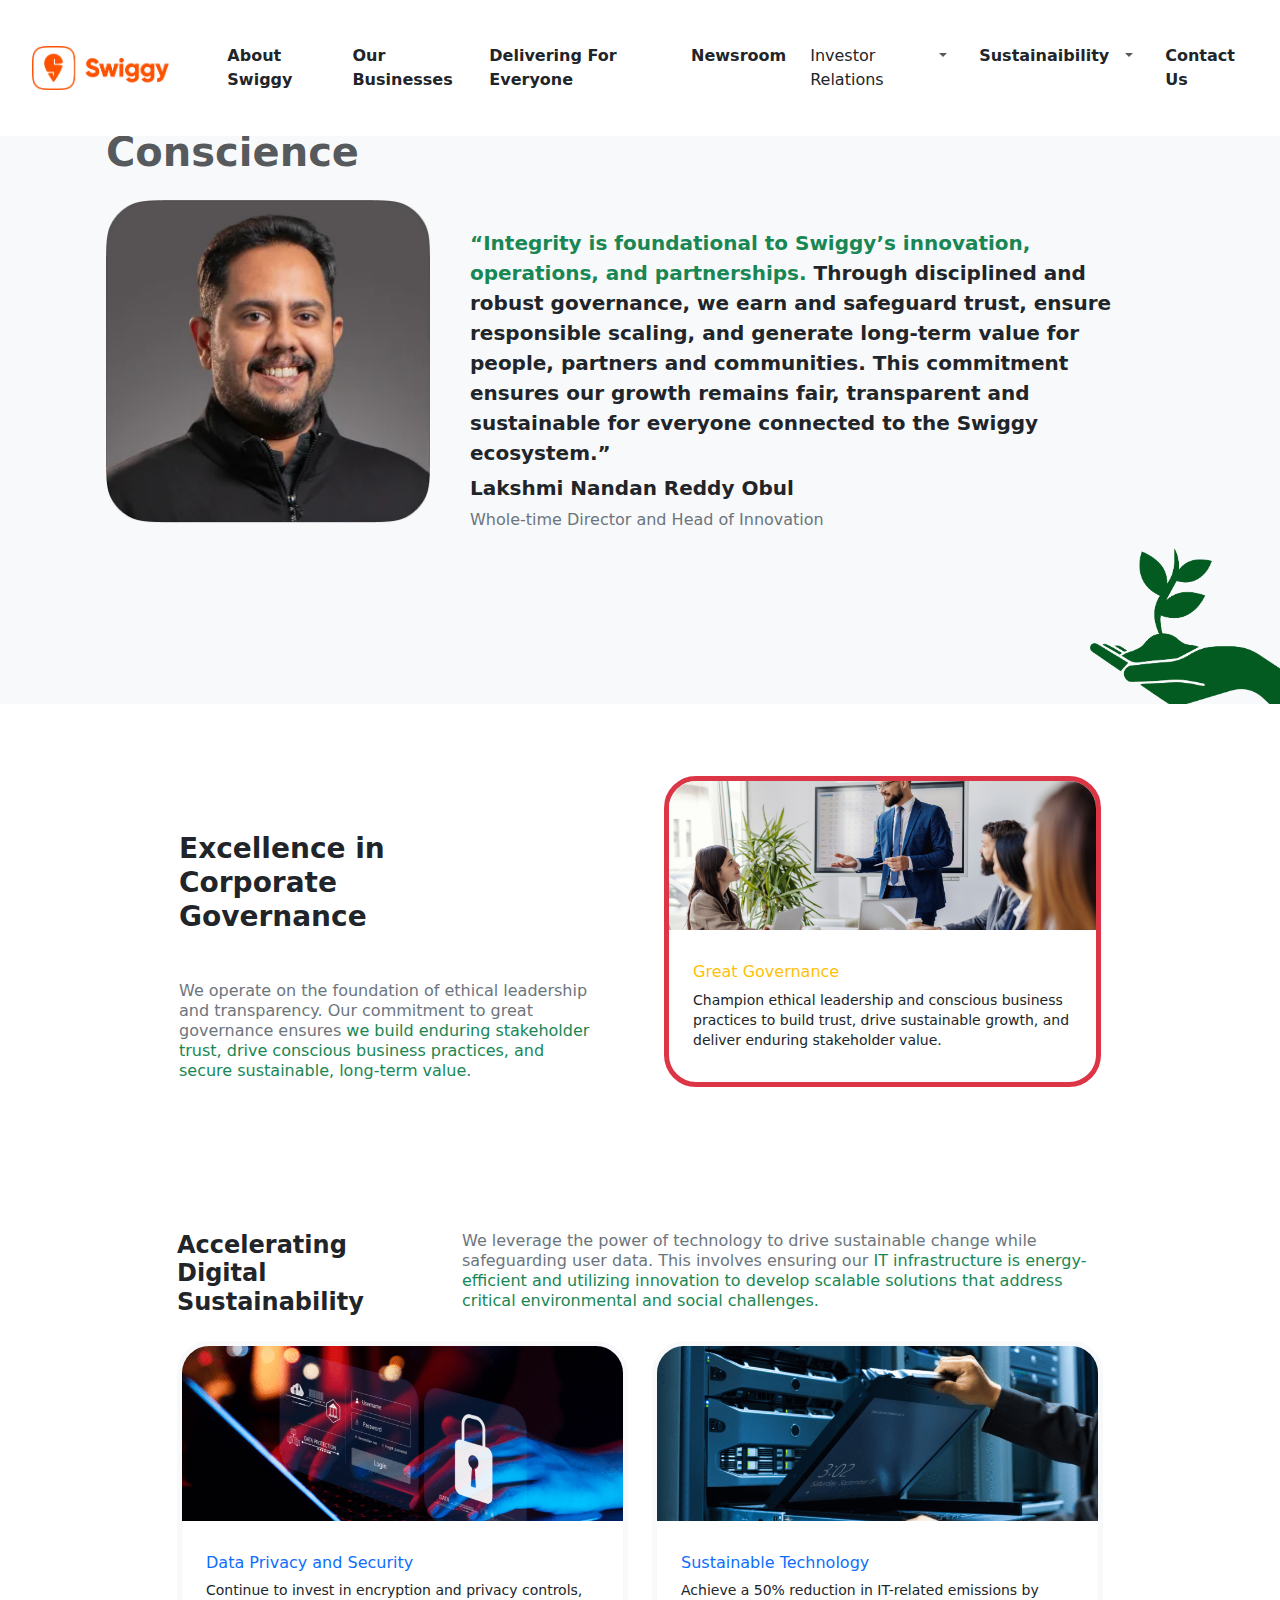
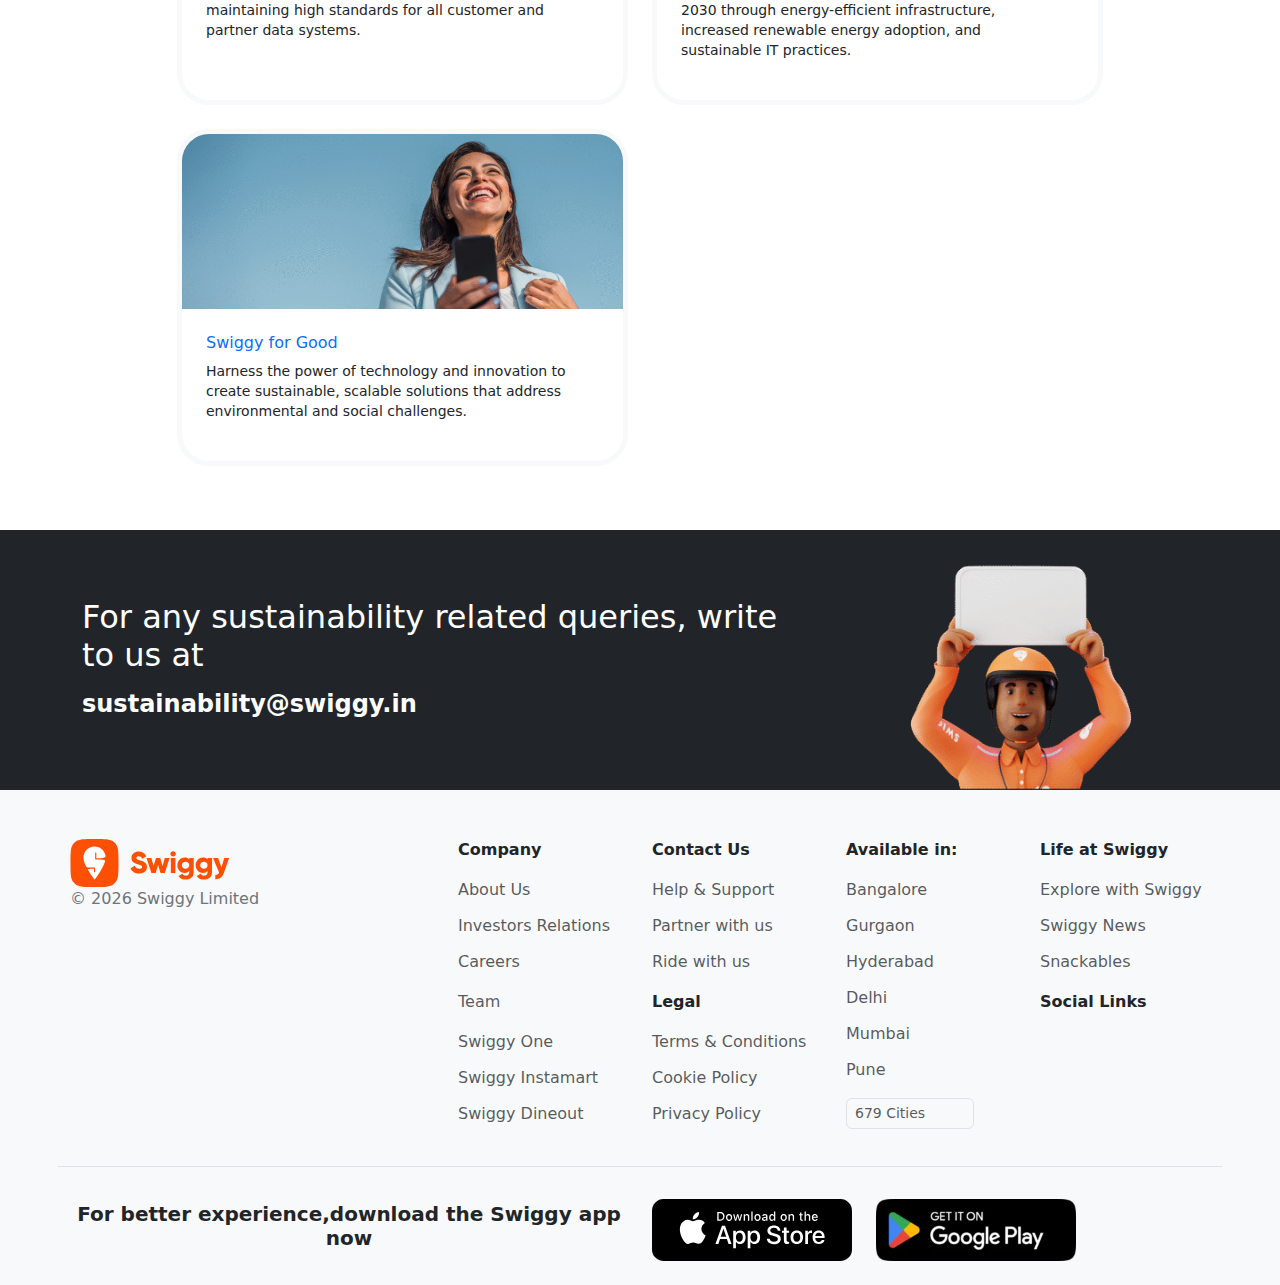
<file: concience.html>
<!Doctype html>
<htmL>

<head>
    <title>Concience</title>

    <!--meta-link-->

    <meta name="viewport" content="width=device-width, initial-scale=1">

    <!-- Bootstrap-link-->


    <link href="https://cdn.jsdelivr.net/npm/bootstrap@5.3.3/dist/css/bootstrap.min.css" rel="stylesheet">

    <script src="https://cdn.jsdelivr.net/npm/bootstrap@5.3.3/dist/js/bootstrap.bundle.min.js"></script>

    <!--font-awsome-link-->


    <link rel="stylesheet" href="https://cdnjs.cloudflare.com/ajax/libs/font-awesome/6.5.1/css/all.min.css"
        integrity="sha512-DTOQO9RWCH3ppGqcWaEA1BIZOC6xxalwEsw9c2QQeAIftl+Vegovlnee1c9QX4TctnWMn13TZye+giMm8e2LwA=="
        crossorigin="anonymous" referrerpolicy="no-referrer" />
</head>

<body>

    <!--header-section-start-->
    <header>
        <nav class="navbar navbar-expand-lg bg-white py-3 position-fixed top-0 z-2 w-100">
            <div class="container-fluid ps-xl-4">
                <div class="row align-items-lg-center justify-content-between w-100 py-1 ">
                    <div class="col-md-2 col-4">
                        <a class="navbar-brand ps-xl-2" href="index.html"><img src="image/first.webp" alt="Swiggy Logo"
                                class="img-fluid w-75"></a>
                    </div>
                    <div class="col-md-10 col-8 text-end m-0 p-0">
                        <button class="navbar-toggler border-0 m-0 p-0" type="button" data-bs-toggle="collapse"
                            data-bs-target="#navbarSupportedContent" aria-controls="navbarSupportedContent"
                            aria-expanded="false" aria-label="Toggle navigation">
                            <span class="navbar-toggler-icon"></span>
                        </button>
                        <div class="collapse navbar-collapse" id="navbarSupportedContent">
                            <ul class="navbar-nav  d-flex py-3 justify-content-lg-end text-start w-100 gap-2">
                                <li class="nav-item">
                                    <a class="nav-link text-dark  fw-semibold" aria-current="page" href="index.html">About
                                        Swiggy</a>
                                </li>
                                <li class="nav-item">
                                    <a class="nav-link text-dark fw-semibold" href="business.html">Our Businesses</a>
                                </li>

                                <li class="nav-item">
                                    <a class="nav-link text-dark fw-semibold" href="delivary.html"> Delivering For Everyone</a>
                                </li>
                                <li class="nav-item">
                                    <a class="nav-link text-dark fw-semibold" href="newsroom..html"> Newsroom</a>
                                </li>
                                <li class="nav-item dropdown d-flex pe-2">
                                  <a href="investor.html" class="text-decoration-none nav-link text-dark fw-medium">Investor Relations</a>
                                    <a class="nav-link  dropdown-toggle  f" data-bs-toggle="dropdown"
                                        href="#" role="button" aria-expanded="false"></a>
                                    <ul class="dropdown-menu rounded-0  border-0 ps-lg-2">
                                        <li class="pb-md-3"><a class="dropdown-item fw-medium" href="financial.html">Financial
                                                Results</a></li>
                                        <li class="pb-md-3"><a class="dropdown-item fw-medium 
                                        " href="report.html">Reports and Publications</a>
                                        </li>
                                        <li class="pb-md-3"><a class=" fw-medium dropdown-item " href="corporate.html">Corporate
                                                Governance</a></li>

                                        <li class="pb-md-3"><a class="dropdown-item fw-medium" href="analyst.html">Analyst
                                                Coverage</a></li>
                                        <li class="pb-2"><a class="dropdown-item fw-medium text-nowrap-md text-wrap "
                                                href="disclosure.html">Disclosures Under
                                                SEBI
                                                LODR</a></li>
                                    </ul>
                                </li>
                                <li class="nav-item dropdown d-flex pe-2">
                                   <a href="sustainability.html" class="text-decoration-none nav-link text-dark fw-semibold">Sustainaibility</a>
                                    <a class="nav-link  dropdown-toggle  " data-bs-toggle="dropdown"
                                        href="#" role="button" aria-expanded="false"></a>
                                    <ul class="dropdown-menu rounded-0 w-50 ps-lg-2 border-0">
                                        <li class="pb-md-2"><a class=" fw-medium dropdown-item" href="sustainability.html">Overview</a>
                                        </li>
                                        <li class="pb-md-2"><a class="fw-medium dropdown-item" href="climate.html">Climate</a></li>
                                        <li class="pb-md-2"><a class="dropdown-item fw-medium" href="community.html">Community</a>
                                        </li>

                                        <li><a class="dropdown-item fw-medium" href="concience.html">Concience</a></li>

                                    </ul>
                                </li>
                                <li class="nav-item pe-xl-1">
                                    <a href="contact.html" class="nav-link text-dark fw-semibold "> Contact Us</a>
                                </li>

                            </ul>
                        </div>
                    </div>
                </div>
            </div>
        </nav>
    </header>

    <!--header-section-end-->



    <!--section-first-start-->

    <section class="first pt-5 mt-5 bg-light mb-2">
        <div class="container">

            <div class="pt-xl-4 pt-lg-5">
                <h1 class="text-muted fw-bold m-0 ps-4 pt-2">Conscience</h1>

                <div>
                    <div class="card  border-0 bg-light">
                        <div class="row g-0">
                            <div class="col-md-4">
                                <img src="image/fiftyeight.webp" class="img-fluid rounded-start p-4" alt="...">
                            </div>
                            <div class="col-md-8">
                                <div class="card-body pt-lg-5">

                                    <p class="card-text fs-5 fw-semibold mb-2 pt-md-1 pe-lg-5"><span class="text-success">“Integrity is foundational to Swiggy’s innovation, operations, and partnerships.</span> Through disciplined and robust governance, we earn and safeguard trust, ensure responsible scaling, and generate long-term value for people, partners and communities. This commitment ensures our growth remains fair, transparent and sustainable for everyone connected to the Swiggy ecosystem.”</p>
                                             <h5 class="fw-bold">Lakshmi Nandan Reddy Obul</h5>
                                    <p class="card-text text-secondary">Whole-time Director and Head of Innovation</p>

                                </div>
                            </div>
                        </div>
                    </div>
                </div>
            </div>
        </div>
        <div class="d-flex justify-content-end"><img src="image/seventyfour.png" width="190px" class=""></div>
    </section>

    <!--section-first-end-->

    <section class="second pt-md-5 pt-3 pb-3 ">
        <div class="container">

            <div class="row gx-md-5 justify-content-center pt-3  mb-md-5">
                <div class=" col-md-5">
                    <h4 class="fw-bold me-lg-5 pe-xl-5 h3 mt-2 pb-md-4 pt-xl-5">Excellence in Corporate Governance</h4>
                    <p class=" pe-lg-4 pt-3 lh-sm text-secondary fw-medium">We operate on the foundation of ethical leadership and transparency. Our commitment to great governance ensures<span class="text-success fw-medium"> we build enduring stakeholder trust, drive conscious business practices, and secure sustainable, long-term value.</span></p>
                </div>

                <div class="col-lg-5 col-md-6  pb-md-4">
                    <div class="card rounded-5  overflow-hidden border border-danger border-5 mb-5">
                        <img src="image/onehundredfour.png" class="card-img-top" alt="...">
                        <div class="card-body rounded-3 pb-4 rounded-bottom px-4">
                            <h6 class="text-warning pt-3">Great Governance</h6>
                            <p class="card-text rounded-4 rounded-bottom lh-sm pb-2"><small>Champion ethical leadership and conscious business practices to build trust, drive sustainable growth, and deliver enduring stakeholder value.</small></p>
                        </div>
                      
                    </div>
                </div>


            </div>

            <div class="row gx-md-4 gy-4 justify-content-center pt-md-4   mb-md-5">
                <div class="col-lg-3 ">
                    <h4 class="fw-bold  m-0">Accelerating Digital Sustainability</h4>
                </div>
                <div class="col-lg-7">
                    <p class=" text-secondary fw-medium m-0 lh-sm">We leverage the power of technology to drive sustainable change while safeguarding user data. This involves ensuring our <span class="fw-medium text-success"> IT infrastructure is energy-efficient and utilizing innovation to develop scalable solutions that address critical environmental and social challenges.</span></p>
                </div>
                <div class="col-lg-5 col-md-6  ">
                    <div class="card rounded-5  overflow-hidden border border-light border-5 h-100 ">
                        <img src="image/onehundredfive.png" class="card-img-top" alt="...">
                        <div class="card-body rounded-3 pb-4 rounded-bottom px-4">
                            <h6 class="text-primary pt-3">Data Privacy and Security</h6>
                            <p class="card-text rounded-4 rounded-bottom lh-sm pb-4 "><small>Continue to invest in encryption and privacy controls, maintaining high standards for all customer and partner data systems.</small></p>
                        </div>
                       
                    </div>
                </div>
                <div class="col-lg-5 col-md-6 ">
                    <div class="card rounded-5  overflow-hidden border border-light border-5 h-100">
                        <img src="image/onehundredsix.png" class="card-img-top" alt="...">
                        <div class="card-body rounded-3 pb-4 rounded-bottom px-4 ">
                            <h6 class="text-primary pt-3">Sustainable Technology</h6>
                            <p class="card-text rounded-4 rounded-bottom pb-3 lh-sm pe-md-4"><small>Achieve a 50% reduction in IT-related emissions by 2030 through energy-efficient infrastructure, increased renewable energy adoption, and sustainable IT
practices.</small></p>
                        </div>
                       
                    </div>
                </div>
                <div class="col-lg-5 col-md-6 ">
                    <div class="card rounded-5  overflow-hidden border border-light border-5 ">
                        <img src="image/onehundredseven.png" class="card-img-top" alt="...">
                        <div class="card-body rounded-3 pb-4 px-4 rounded-bottom">
                            <h6 class="text-primary pt-2">Swiggy for Good</h6>
                            <p class="card-text rounded-4 rounded-bottom pb-3 pe-lg-3 lh-sm"><small>Harness the power of technology and innovation to create sustainable, scalable solutions that address environmental and social challenges.</small></p>
                        </div>
                      
                    </div>
                </div>
                <div class="col-lg-5 col-md-6 "></div>

            </div>
        </div>
    </section>


    <!--section-eight-start-->

    <section class="eight bg-dark pt-4 pt-lg-0">
        <div class="container">
            <div class="row px-md-0 px-3 align-items-center">
                <div class="col-md-8">
                    <h2 class="text-white fw-normal pb-1">For any sustainability related queries, write to us at</h2>
                    <a href="#" class="text-decoration-none text-white fs-4 fw-bold">sustainability@swiggy.in</a>
                </div>
                <div class="col-md-4">
                    <div><img src="image/eightytwo.png" class="img-fluid mx-auto d-block w-75"> </div>
                </div>
            </div>
        </div>
    </section>

    <!--section-eight-end-->



    <!--footer-section-start-->

    <footer>
        <section class="bg-light  pb-4 pt-4  ">
            <div class="container px-lg-0">

                <div class="row   pt-4 gy-3">
                    <div class="col-md-4   ">
                        <a href="#" class="text-decoration-none">
                            <div>
                                <svg xmlns="http://www.w3.org/2000/svg" width="160" height="49" fill="none">
                                    <g filter="url(#filter0_b_674_19294)">
                                        <path fill="#FE5005"
                                            d="M69.097 35.543c-2.126 0-3.916-.456-5.376-1.368-1.459-.932-2.5-2.228-3.13-3.888l4.191-2.43c.85 1.964 2.338 2.948 4.464 2.948 1.925 0 2.885-.576 2.885-1.733 0-.648-.312-1.133-.94-1.459-.649-.384-1.8-.802-3.462-1.243-1.699-.466-3.139-1.133-4.31-2.002-1.296-1.051-1.944-2.539-1.944-4.464 0-1.925.696-3.533 2.093-4.704 1.416-1.176 3.096-1.761 5.04-1.761 1.742 0 3.278.412 4.613 1.243 1.334.811 2.39 1.992 3.158 3.552l-4.1 2.4c-.767-1.642-1.991-2.458-3.671-2.458-.71 0-1.267.154-1.67.456-.404.303-.61.687-.61 1.152 0 .504.245.96.73 1.368.527.403 1.56.83 3.095 1.277l1.973.638c.504.164 1.095.437 1.762.821.73.365 1.277.759 1.641 1.186.97 1.051 1.46 2.366 1.46 3.945 0 2.002-.73 3.605-2.184 4.796-1.46 1.152-3.36 1.732-5.708 1.732v-.004Zm23.482-7.47 2.184-8.135h4.858L94.763 35.12H90.51l-2.429-8.107-2.428 8.107H81.4l-4.858-15.182H81.4l2.184 8.136 2.366-8.136h4.253l2.366 8.136h.01Zm12.432-10.262a2.594 2.594 0 0 1-1.91.788 2.72 2.72 0 0 1-1.944-.788 2.702 2.702 0 0 1-.788-1.944c0-.748.264-1.387.788-1.91.547-.547 1.195-.82 1.944-.82.748 0 1.387.273 1.91.82.547.528.821 1.162.821 1.91 0 .75-.274 1.397-.821 1.944Zm.365 17.304h-4.555V19.933h4.555v15.182Zm13.867-13.632v-1.55h4.43v14.42c0 2.39-.777 4.19-2.337 5.404-1.536 1.234-3.432 1.853-5.679 1.853-3.441 0-5.841-1.224-7.195-3.672l3.888-2.247c.711 1.277 1.863 1.916 3.461 1.916 1.094 0 1.934-.284 2.52-.85.61-.566.912-1.368.912-2.4V32.96c-1.07 1.315-2.549 1.973-4.43 1.973-2.127 0-3.908-.749-5.343-2.246-1.416-1.498-2.126-3.322-2.126-5.468 0-2.145.71-3.955 2.126-5.433 1.416-1.517 3.197-2.275 5.343-2.275 1.881 0 3.36.657 4.43 1.972Zm-6.317 8.29c.711.648 1.589.97 2.64.97 1.051 0 1.935-.322 2.64-.97.687-.629 1.032-1.478 1.032-2.549 0-1.07-.345-1.925-1.032-2.549-.71-.648-1.589-.97-2.64-.97-1.051 0-1.934.322-2.64.97-.686.63-1.032 1.479-1.032 2.55 0 1.07.346 1.924 1.032 2.548Zm24.624-8.29v-1.55h4.431v14.42c0 2.39-.778 4.19-2.338 5.404-1.536 1.234-3.432 1.853-5.678 1.853-3.442 0-5.842-1.224-7.196-3.672l3.888-2.247c.711 1.277 1.863 1.916 3.461 1.916 1.095 0 1.935-.284 2.52-.85.61-.566.912-1.368.912-2.4V32.96c-1.07 1.315-2.549 1.973-4.43 1.973-2.127 0-3.907-.749-5.343-2.246-1.416-1.498-2.126-3.322-2.126-5.468 0-2.145.71-3.955 2.126-5.433 1.416-1.517 3.197-2.275 5.343-2.275 1.881 0 3.36.657 4.43 1.972Zm-6.317 8.29c.711.648 1.589.97 2.64.97 1.052 0 1.935-.322 2.64-.97.687-.629 1.032-1.478 1.032-2.549 0-1.07-.345-1.925-1.032-2.549-.71-.648-1.588-.97-2.64-.97-1.051 0-1.934.322-2.64.97-.686.63-1.032 1.479-1.032 2.55 0 1.07.346 1.924 1.032 2.548Zm20.194-.547 2.856-9.293h4.858l-5.194 14.726c-.85 2.367-1.973 4.07-3.37 5.103-1.377 1.051-3.139 1.526-5.284 1.425v-4.252c1.051 0 1.862-.192 2.428-.576.567-.365 1.023-1.013 1.368-1.944l-6.043-14.482h5.011l3.37 9.293ZM.5 24.94C.5 14.566.5 9.382 3.298 5.845a12.87 12.87 0 0 1 2.108-2.107C8.938.939 14.127.939 24.5.939c10.373 0 15.557 0 19.094 2.799a12.87 12.87 0 0 1 2.108 2.107C48.5 9.378 48.5 14.567 48.5 24.94c0 10.373 0 15.557-2.798 19.095a12.873 12.873 0 0 1-2.108 2.107C40.062 48.94 34.873 48.94 24.5 48.94c-10.373 0-15.557 0-19.094-2.799a12.873 12.873 0 0 1-2.108-2.107C.5 40.5.5 35.312.5 24.939Z">
                                        </path>
                                        <path fill="#fff" fill-rule="evenodd"
                                            d="M26.314 19.967v-4.973a.588.588 0 0 0-.586-.586.588.588 0 0 0-.585.586v5.841c0 .332.268.596.595.596h.571c8.3 0 9.163.432 8.645 2.184-.024.086-.053.168-.082.259a.788.788 0 0 1-.014.053c-2.18 6.57-8.074 14.793-9.816 17.145a.611.611 0 0 1-.984 0c-1.051-1.42-3.624-4.992-5.971-9.043-.159-.37-.235-1.234 2.37-1.234h3.188c.178 0 .322.144.322.322v2.573c0 .307.225.59.533.614a.584.584 0 0 0 .465-.173.561.561 0 0 0 .173-.412v-3.49a.608.608 0 0 0-.605-.605h-6.442c-1.123 0-1.804-.96-2.25-1.833-1.402-2.938-2.405-5.837-2.405-8.122 0-5.851 4.665-11.117 11.107-11.117 5.736 0 10.08 4.171 10.963 9.216.005.043.038.235.043.274.23 2.477-6.23 2.193-8.947 2.208a.286.286 0 0 1-.288-.288v.005Z"
                                            clip-rule="evenodd"></path>
                                    </g>
                                    <defs></defs>
                                </svg>

                            </div>
                        </a>
                        <div>
                            <p class="text-secondary fw-normal">© 2026 Swiggy Limited</p>
                        </div>
                    </div>
                    <div class="col-lg-2 col-md-4 col-sm-6">
                        <div>
                            <p class="fw-bold text-dark">Company</p>
                            <ul class="list-unstyled">
                                <li class=""><a href="#" class="text-decoration-none text-muted fw-normal">About Us</a>
                                </li>
                                <li class="pt-1"><a href="#"
                                        class="text-decoration-none text-muted fw-normal d-block pt-2">Investors
                                        Relations</a>
                                </li>
                                <li class="pt-1"><a href="#"
                                        class="text-decoration-none text-muted fw-normal  pt-2 d-block">Careers</a></li>
                                <li class="pt-2"><a href="#"
                                        class="text-decoration-none text-muted fw-normal  pt-2 d-block">Team</a></li>
                                <li class="pt-2"><a href="#"
                                        class="text-decoration-none text-muted fw-normal  d-block pt-2">Swiggy One</a>
                                </li>
                                <li class="pt-1"><a href="#"
                                        class="text-decoration-none text-muted fw-normal d-block pt-2">Swiggy
                                        Instamart</a></li>
                                <li class="pt-1"><a href="#"
                                        class="text-decoration-none text-muted fw-normal d-block pt-2">Swiggy
                                        Dineout</a></li>

                            </ul>
                        </div>
                    </div>
                    <div class="col-lg-2 col-md-4 col-sm-6">

                        <div>
                            <p class="fw-bold text-dark">Contact Us</p>
                            <ul class="list-unstyled">
                                <li><a href="#" class="text-decoration-none text-muted fw-normal d-block ">Help &
                                        Support</a></li>
                                <li class="pt-1"><a href="#"
                                        class="text-decoration-none text-muted fw-normal  d-block pt-2">Partner with
                                        us</a></li>
                                <li class="pt-1"><a href="#"
                                        class="text-decoration-none text-muted fw-normal  d-block pt-2">Ride
                                        with us</a>
                                </li>
                            </ul>
                        </div>
                        <div class="">
                            <p class="fw-bold text-dark ">Legal</p>
                            <ul class="list-unstyled ">
                                <li><a href="#" class="text-decoration-none text-muted fw-normal d-block ">Terms &
                                        Conditions</a></li>
                                <li class="pt-1"><a href="#"
                                        class="text-decoration-none text-muted fw-normal d-block pt-2">Cookie Policy</a>
                                </li>
                                <li class="pt-1"><a href="#"
                                        class="text-decoration-none text-muted fw-normal d-block pt-2">Privacy
                                        Policy</a></li>

                            </ul>
                        </div>

                    </div>
                    <div class="col-lg-2 col-md-4 col-sm-6">
                        <div>
                            <p class="fw-bold text-dark">Available in:</p>
                            <ul class="list-unstyled">
                                <li class=""><a href="#"
                                        class="text-decoration-none text-muted fw-normal ">Bangalore</a>
                                </li>
                                <li class="pt-1"><a href="#"
                                        class="text-decoration-none text-muted fw-normal  d-block pt-2">Gurgaon</a></li>
                                <li class="pt-1"><a href="#"
                                        class="text-decoration-none text-muted fw-normal pt-2 d-block">Hyderabad</a>
                                </li>
                                <li class="pt-1"><a href="#"
                                        class="text-decoration-none text-muted fw-normal  pt-2 d-block">Delhi</a></li>
                                <li class="pt-1"><a href="#"
                                        class="text-decoration-none text-muted fw-normal  d-block pt-2">Mumbai</a></li>
                                <li class="pt-1"><a href="#"
                                        class="text-decoration-none text-muted fw-normal d-block pt-2">Pune</a></li>

                            </ul>
                            <div>
                                <button class="btn btn-sm rounded-2 border pe-5 text-muted fw-normal ">679
                                    Cities</button>
                            </div>

                        </div>
                    </div>
                    <div class="col-lg-2 col-md-4 col-sm-6">

                        <div>
                            <p class="fw-bold text-dark">Life at Swiggy</p>
                            <ul class="list-unstyled">
                                <li class=""><a href="#" class="text-decoration-none text-muted fw-normal ">Explore
                                        with Swiggy</a>
                                </li>
                                <li class="pt-1"><a href="#"
                                        class="text-decoration-none text-muted fw-normal  d-block pt-2">Swiggy
                                        News</a></li>
                                <li class="pt-1"><a href="#"
                                        class="text-decoration-none text-muted fw-normal pt-2 d-block">Snackables</a>
                                </li>

                            </ul>
                            <div>
                                <p class="text-dark fw-bold ">Social Links</p>
                                <div>
                                    <a href="#" class="text-decoration-none"> <i
                                            class="fa-brands fa-linkedin pe-3 text-muted"></i></a>
                                    <a href="#" class="text-decoration-none"> <i
                                            class="fa-brands fa-instagram pe-3 text-muted"></i></a>
                                    <a href="#" class="text-decoration-none"><i
                                            class="fa-brands fa-facebook-f pe-3 text-muted"></i></a>
                                    <a href="#" class="text-decoration-none"> <i
                                            class="fa-brands fa-pinterest pe-3 text-muted"></i></a>
                                    <a href="#" class="text-decoration-none"> <i
                                            class="fa-brands fa-x-twitter text-muted"></i></a>
                                </div>
                            </div>
                        </div>




                    </div>
                </div>
                <div class="row border-top border-1  align-items-center pt-2 gy-4 mt-4 ">
                    <div class="col-lg-6   ">
                        <h5 class="fw-bold text-dark text-lg-center ">For better experience,download the Swiggy app now
                        </h5>
                    </div>
                    <div class="col-lg-6">
                        <div class="d-flex gap-4">
                            <div class=" ">
                                <a href="#" class="text-decoration-none"><img src="image/rate.svg"
                                        class="img-fluid " width="200px" alt="..."></a>
                            </div>
                            <div class="   ">
                                <a href="#" class="text-decoration-none"> <img src="image/thrityfour.webp"
                                        class="img-fluid " width="200px" alt="..."></a>
                            </div>
                        </div>
                    </div>
                </div>

            </div>
        </section>
    </footer>

    <!--footer-section-end-->
</body>

</html>
</file>
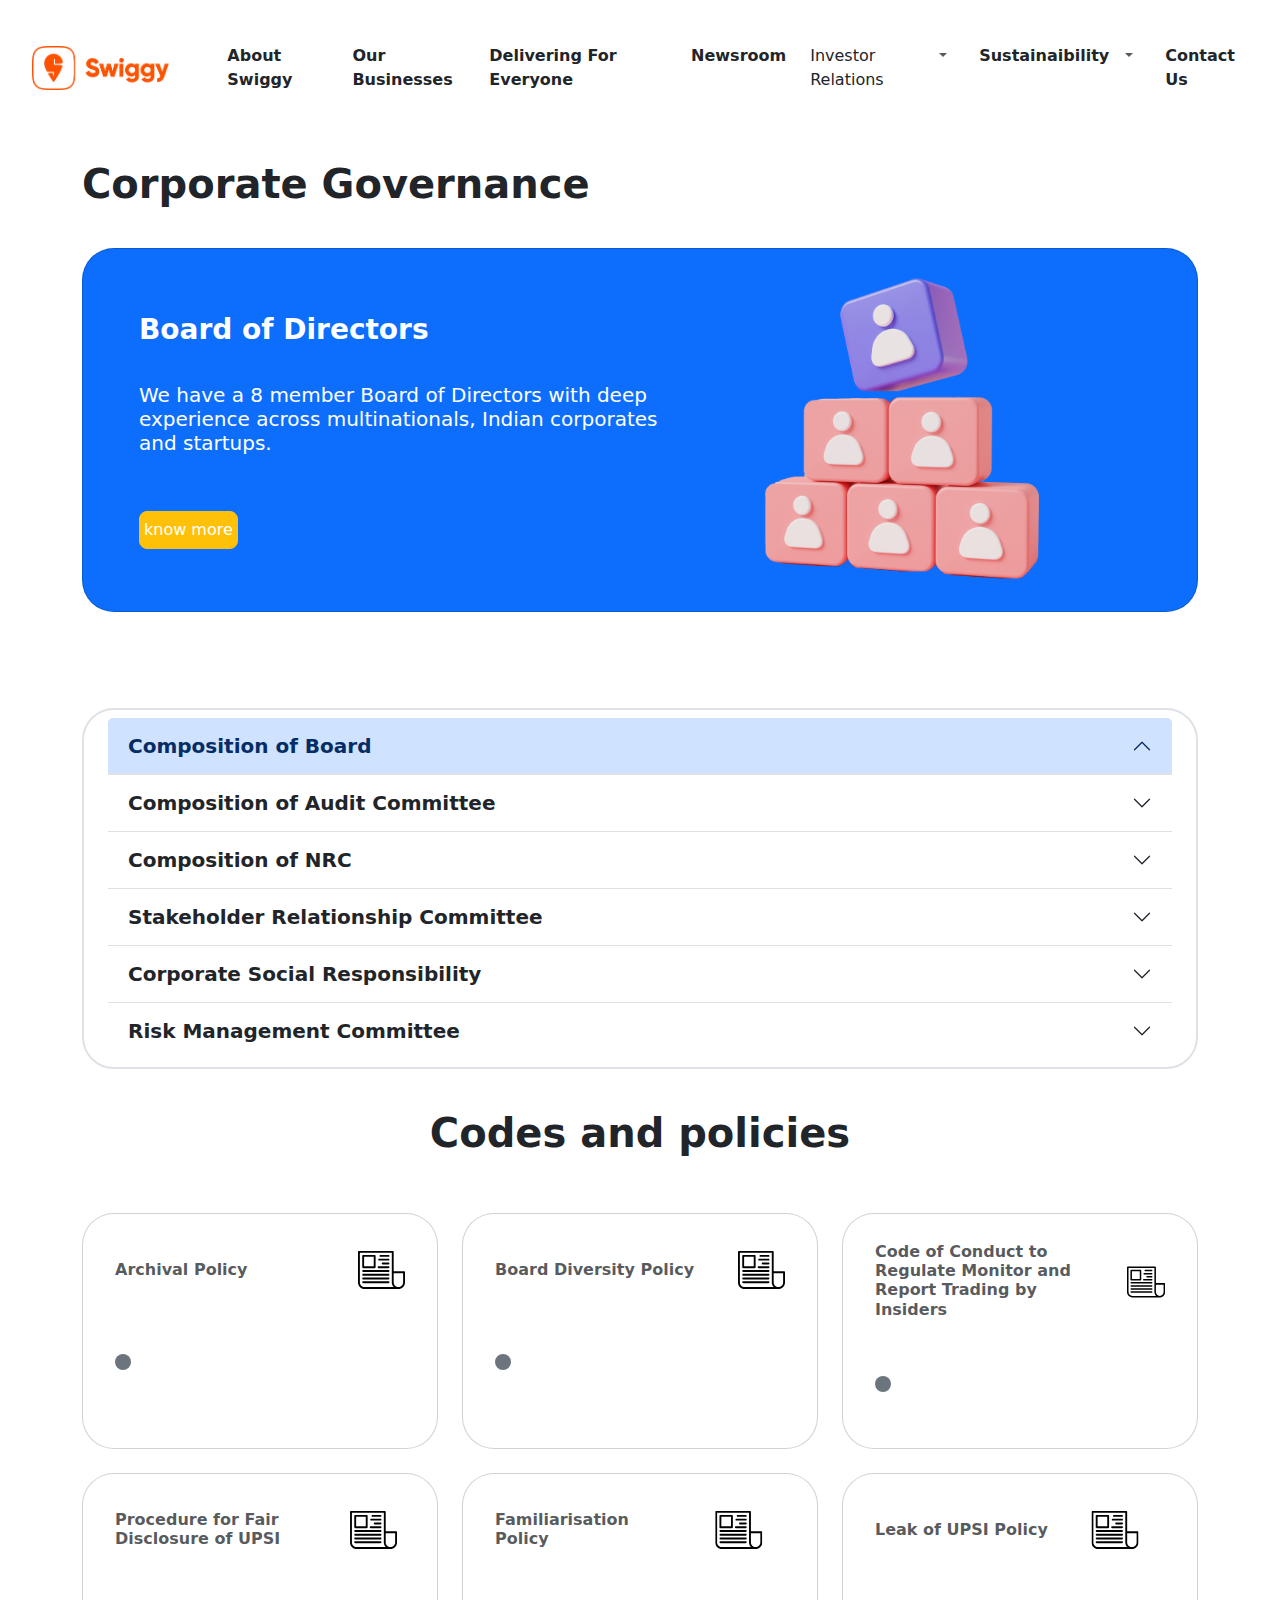
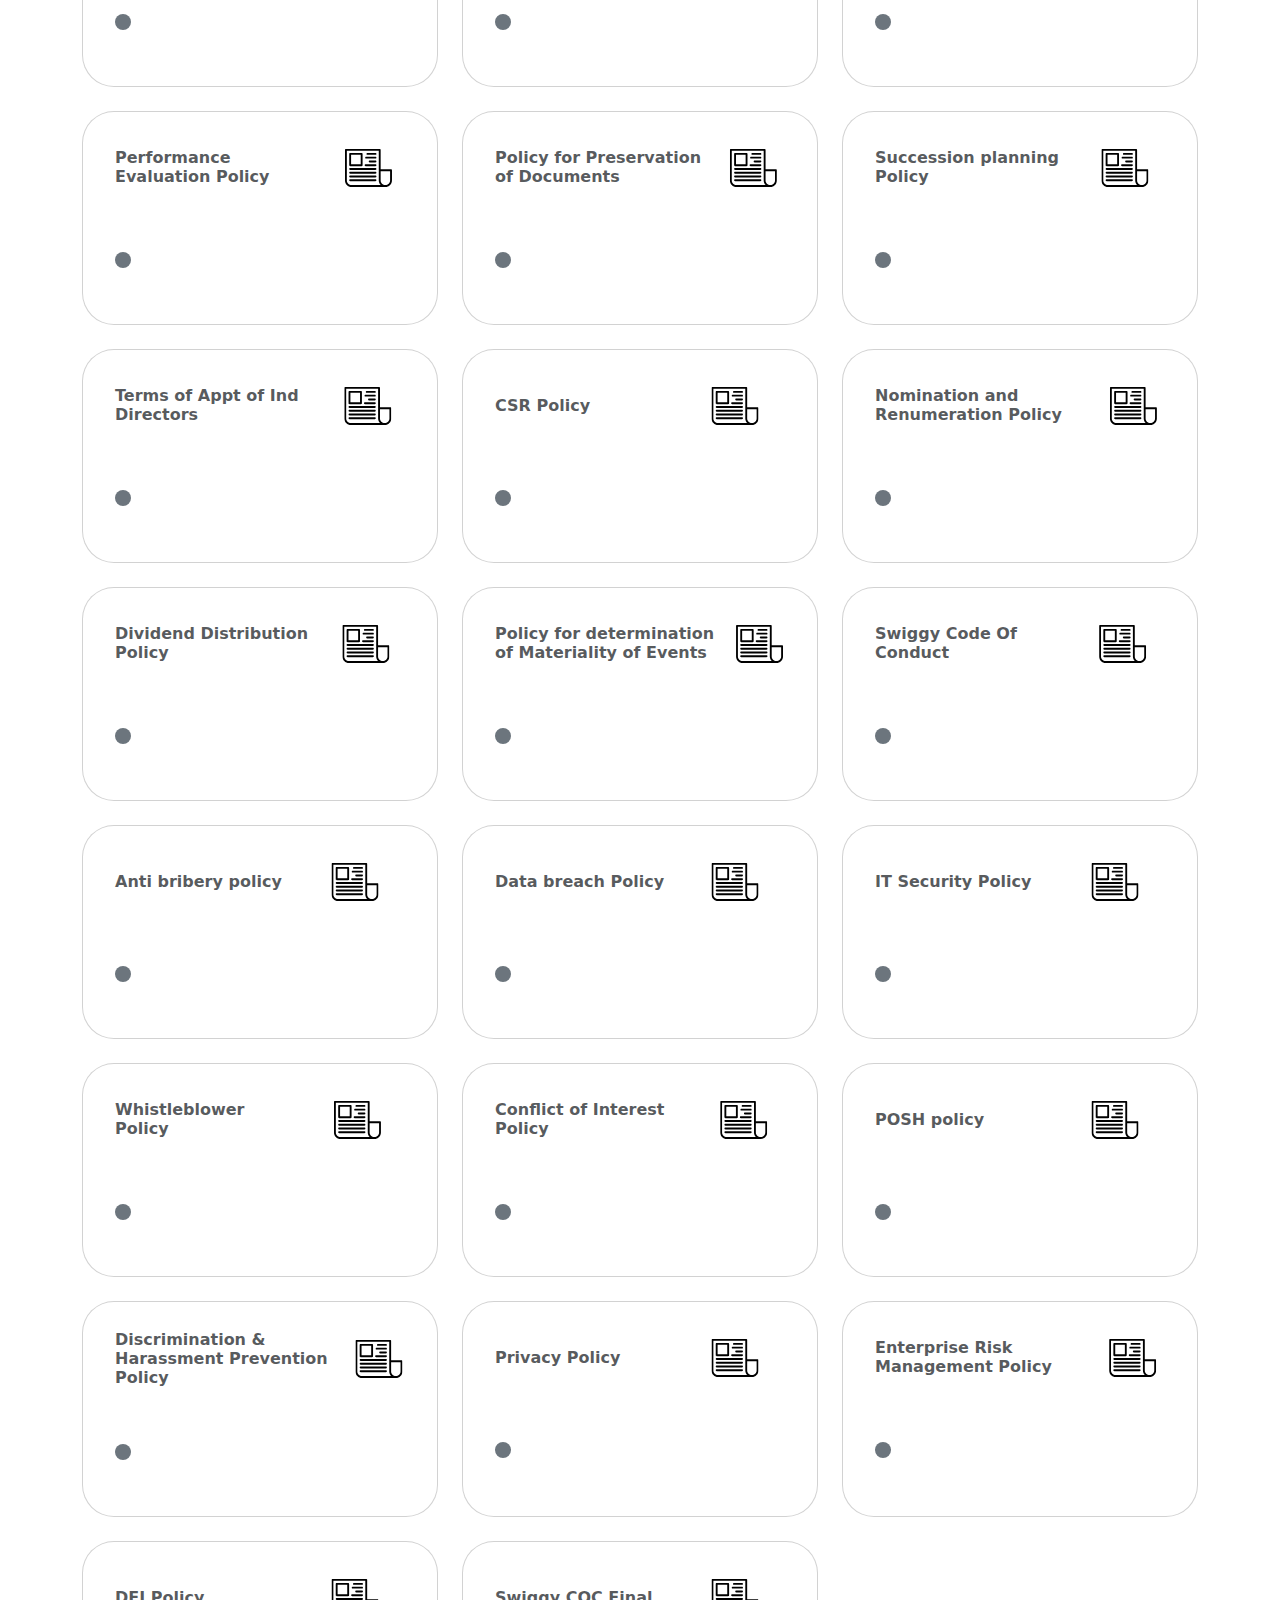
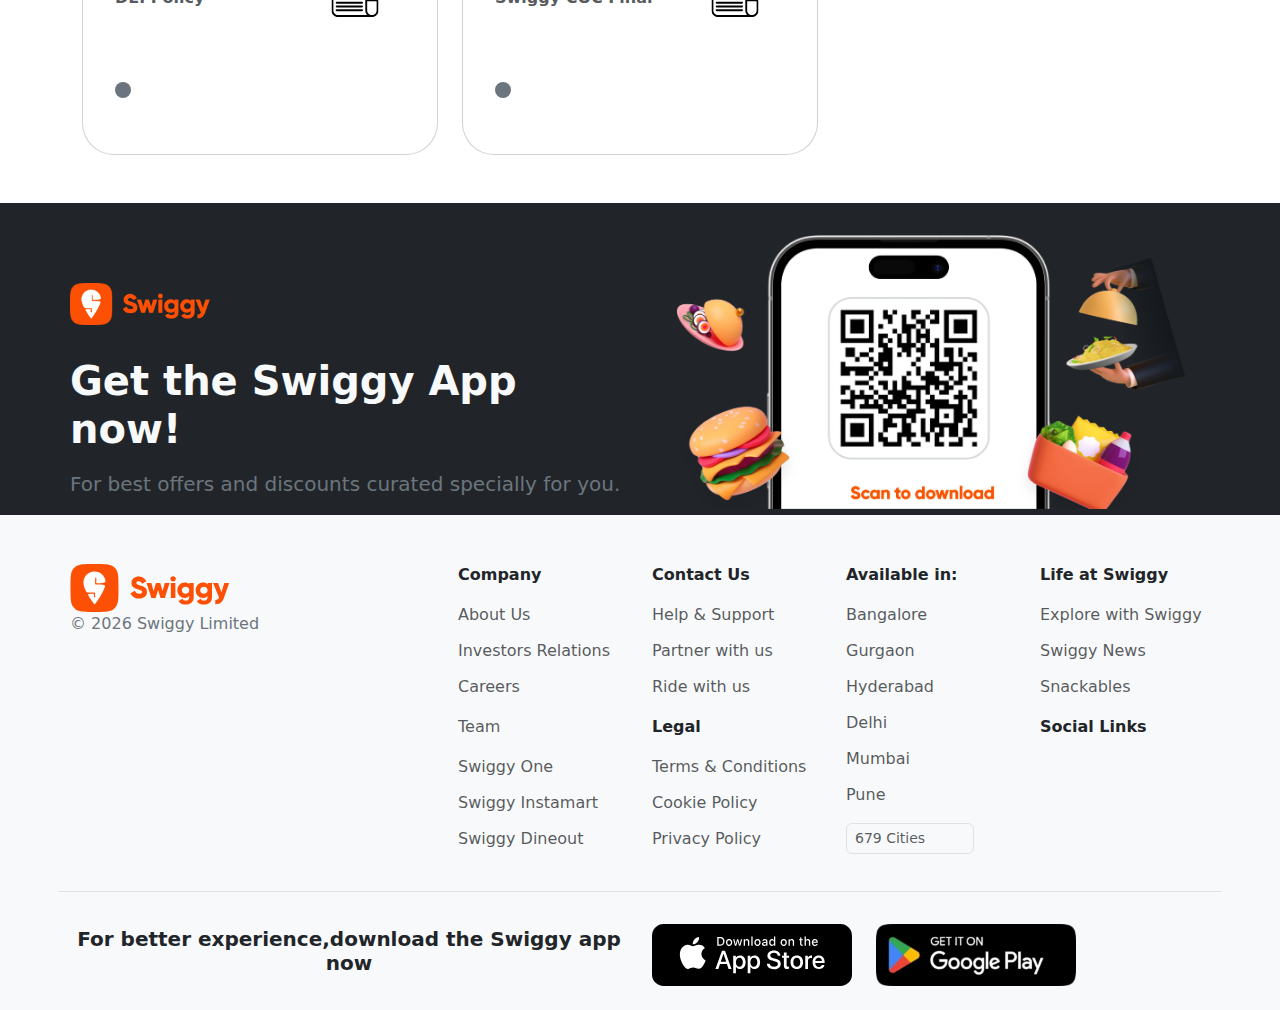
<file: corporate.html>
<!Doctype html>
<html>

<head>
    <title>corporate governance</title>
  

    <!--meta-link-->

    <meta name="viewport" content="width=device-width, initial-scale=1">

    <!-- Bootstrap-link-->


    <link href="https://cdn.jsdelivr.net/npm/bootstrap@5.3.3/dist/css/bootstrap.min.css" rel="stylesheet">

    <script src="https://cdn.jsdelivr.net/npm/bootstrap@5.3.3/dist/js/bootstrap.bundle.min.js"></script>

    <!--font-awsome-link-->


    <link rel="stylesheet" href="https://cdnjs.cloudflare.com/ajax/libs/font-awesome/6.5.1/css/all.min.css"
        integrity="sha512-DTOQO9RWCH3ppGqcWaEA1BIZOC6xxalwEsw9c2QQeAIftl+Vegovlnee1c9QX4TctnWMn13TZye+giMm8e2LwA=="
        crossorigin="anonymous" referrerpolicy="no-referrer" />
</head>

<body>
    <!--header-section-start-->
    <header>
        <nav class="navbar navbar-expand-lg bg-white py-3 position-fixed top-0 z-2 w-100">
            <div class="container-fluid ps-xl-4">
                <div class="row align-items-lg-center justify-content-between w-100 py-1 ">
                    <div class="col-md-2 col-4">
                        <a class="navbar-brand ps-xl-2" href="index.html"><img src="image/first.webp" alt="Swiggy Logo"
                                class="img-fluid w-75"></a>
                    </div>
                    <div class="col-md-10 col-8 text-end m-0 p-0">
                        <button class="navbar-toggler border-0 m-0 p-0" type="button" data-bs-toggle="collapse"
                            data-bs-target="#navbarSupportedContent" aria-controls="navbarSupportedContent"
                            aria-expanded="false" aria-label="Toggle navigation">
                            <span class="navbar-toggler-icon"></span>
                        </button>
                        <div class="collapse navbar-collapse" id="navbarSupportedContent">
                            <ul class="navbar-nav  d-flex py-3 justify-content-lg-end text-start w-100 gap-2">
                                <li class="nav-item">
                                    <a class="nav-link text-dark  fw-semibold" aria-current="page" href="index.html">About
                                        Swiggy</a>
                                </li>
                                <li class="nav-item">
                                    <a class="nav-link text-dark fw-semibold" href="business.html">Our Businesses</a>
                                </li>

                                <li class="nav-item">
                                    <a class="nav-link text-dark fw-semibold" href="delivary.html"> Delivering For Everyone</a>
                                </li>
                                <li class="nav-item">
                                    <a class="nav-link text-dark fw-semibold" href="newsroom..html"> Newsroom</a>
                                </li>
                                <li class="nav-item dropdown d-flex pe-2">
                                    <a href="investor.html" class="text-decoration-none nav-link text-dark fw-medium">Investor Relations</a>
                                    <a class="nav-link  dropdown-toggle  f" data-bs-toggle="dropdown"
                                        href="#" role="button" aria-expanded="false"></a>
                                    <ul class="dropdown-menu rounded-0  border-0 ps-lg-2">
                                        <li class="pb-md-3"><a class="dropdown-item fw-medium" href="financial.html">Financial
                                                Results</a></li>
                                        <li class="pb-md-3"><a class="dropdown-item fw-medium 
                                        " href="report.html">Reports and Publications</a>
                                        </li>
                                        <li class="pb-md-3"><a class=" fw-medium dropdown-item " href="corporate.html">Corporate
                                                Governance</a></li>

                                        <li class="pb-md-3"><a class="dropdown-item fw-medium" href="analyst.html">Analyst
                                                Coverage</a></li>
                                        <li class="pb-2"><a class="dropdown-item fw-medium text-nowrap-md text-wrap "
                                                href="disclosure.html">Disclosures Under
                                                SEBI
                                                LODR</a></li>
                                    </ul>
                                </li>
                                <li class="nav-item dropdown d-flex pe-2">
                                     <a href="sustainability.html" class="text-decoration-none nav-link text-dark fw-semibold">Sustainaibility</a>
                                    <a class="nav-link  dropdown-toggle  " data-bs-toggle="dropdown"
                                        href="#" role="button" aria-expanded="false"></a>
                                    <ul class="dropdown-menu rounded-0 w-50 ps-lg-2 border-0">
                                        <li class="pb-md-2"><a class=" fw-medium dropdown-item" href="sustainability.html">Overview</a>
                                        </li>
                                        <li class="pb-md-2"><a class="fw-medium dropdown-item" href="climate.html">Climate</a></li>
                                        <li class="pb-md-2"><a class="dropdown-item fw-medium" href="community.html">Community</a>
                                        </li>

                                        <li><a class="dropdown-item fw-medium" href="concience.html">Concience</a></li>

                                    </ul>
                                </li>
                                <li class="nav-item pe-xl-1">
                                    <a href="contact.html" class="nav-link text-dark fw-semibold "> Contact Us</a>
                                </li>

                            </ul>
                        </div>
                    </div>
                </div>
            </div>
        </nav>
    </header>

    <!--header-section-end-->

    <main>


        <div class="container">

            <!--section-one-start-->

            <section class="one mt-lg-5 pt-lg-5 pb-md-5 mt-4">

                <div class="pt-5 mt-3 ">
                    <h1 class="fw-bold pb-md-4">Corporate Governance</h1>

                    <div class="card mb-3 bg-primary rounded-5 mt-3">
                        <div class="row g-0 ">

                            <div class="col-md-7">
                                <div class="card-body pt-md-5 ps-md-5 ms-md-2">
                                    <h3 class="card-title text-white  fw-bold pt-3 pb-md-4">Board of Directors</h3>

                                    <p class="text-white h5 fw-normal pe-5 pt-1">We have a 8 member Board of Directors
                                        with deep experience across multinationals, Indian corporates and startups.</p>

                                    <button class="btn btn-warning text-white fw-medium px-1 mt-md-5 mt-3  rounded-3 ">know
                                        more</button>
                                </div>
                            </div>
                            <div class="col-md-4">
                                <div class="">
                                    <img src="image/eightyfive.png" class="img-fluid rounded-start" alt="...">
                                </div>
                            </div>
                        </div>
                    </div>

                </div>

            </section>

            <!--section-one-end-->

            <!--section-two-start-->

            <section class="two pb-4 pt-4 mt-2">
                <div class="border border-2 rounded-5 p-4 pb-2 pt-2">

                    <div class="accordion " id="accordionExample">
                        <div class="accordion-item border-0 border-bottom">
                            <h2 class="accordion-header">
                                <button class="accordion-button fw-bold fs-5" type="button" data-bs-toggle="collapse"
                                    data-bs-target="#collapseOne" aria-expanded="true" aria-controls="collapseOne">
                                    Composition of Board
                                </button>
                            </h2>
                            <div id="collapseOne" class="accordion-collapse collapse "
                                data-bs-parent="#accordionExample">
                                <div class="accordion-body">
                                    <div class="row gy-4">
                                        <div class="col-md-6">
                                            <div>
                                                <h5 class="text-secondary fw-medium m-0">Non Executive Chairman and
                                                    Independent Director</h5>
                                                <p class="fw-medium pt-1">Mr. Anand Kripalu</p>
                                                <h5 class="text-secondary fw-medium  pt-3">Independent Directors</h5>
                                                <p class="fw-medium m-0">Mr. Shailesh Vishnubhai Haribhakti</p>
                                                <p class="fw-medium m-0">Ms. Suparna Mitra</p>
                                                <p class="fw-medium m-0">Mr. Faraz Khalid</p>
                                            </div>
                                        </div>
                                        <div class="col-md-6">
                                            <div>
                                                <h5 class="text-secondary fw-medium m-0">Managing Director & Group CEO
                                                </h5>
                                                <p class="fw-medium pt-1">Mr. Sriharsha Majety</p>
                                                <h5 class="text-secondary fw-medium  pt-3">Whole time Director – Head of
                                                    Innovation</h5>
                                                <p class="fw-medium ">Mr. Lakshmi Nandan Reddy Obul</p>
                                                <h5 class="text-secondary fw-medium  pt-3">Nominee Directors</h5>
                                                <p class="fw-medium m-0">Mr. Roger Clark Rabalais</p>
                                                <p class="fw-medium m-0">Mr. Ashutosh Sharma</p>
                                            </div>
                                        </div>
                                    </div>
                                </div>
                            </div>
                        </div>
                        <div class="accordion-item  border-0 border-bottom">
                            <h2 class="accordion-header">
                                <button class="accordion-button collapsed fw-bold fs-5" type="button"
                                    data-bs-toggle="collapse" data-bs-target="#collapseTwo" aria-expanded="false"
                                    aria-controls="collapseTwo">
                                    Composition of Audit Committee
                                </button>
                            </h2>
                            <div id="collapseTwo" class="accordion-collapse collapse"
                                data-bs-parent="#accordionExample">
                                <div class="accordion-body">
                                    <div>
                                        <h5 class="text-secondary fw-medium m-0">Chairperson</h5>
                                        <p class="fw-medium pt-1">Mr. Shailesh Vishnubhai Haribhakti</p>
                                        <h5 class="text-secondary fw-medium  pt-3">Members</h5>
                                        <p class="fw-medium m-0">Mr. Anand Kripalu</p>
                                        <p class="fw-medium m-0">Mr. Roger Clark Rabalais</p>
                                        <p class="fw-medium m-0">Ms. Suparna Mitra</p>
                                    </div>
                                </div>
                            </div>
                        </div>
                        <div class="accordion-item  border-0 border-bottom">
                            <h2 class="accordion-header">
                                <button class="accordion-button collapsed fw-bold fs-5" type="button"
                                    data-bs-toggle="collapse" data-bs-target="#collapseThree" aria-expanded="false"
                                    aria-controls="collapseThree">
                                    Composition of NRC
                                </button>
                            </h2>
                            <div id="collapseThree" class="accordion-collapse collapse"
                                data-bs-parent="#accordionExample">
                                <div class="accordion-body">
                                    <div>
                                        <h5 class="text-secondary fw-medium m-0">Chairperson</h5>
                                        <p class="fw-medium pt-2">Ms. Suparna Mitra</p>
                                        <h5 class="text-secondary fw-medium  pt-3">Members</h5>
                                        <p class="fw-medium m-0">Mr. Anand Kripalu</p>
                                        <p class="fw-medium m-0">Mr. Ashutosh Sharma</p>
                                    </div>
                                </div>
                            </div>
                        </div>
                        <div class="accordion-item  border-0 border-bottom">
                            <h2 class="accordion-header">
                                <button class="accordion-button collapsed fw-bold fs-5" type="button"
                                    data-bs-toggle="collapse" data-bs-target="#collapsefour" aria-expanded="false"
                                    aria-controls="collapsefour">
                                    Stakeholder Relationship Committee
                                </button>
                            </h2>
                            <div id="collapsefour" class="accordion-collapse collapse"
                                data-bs-parent="#accordionExample">
                                <div class="accordion-body">
                                    <div>
                                        <h5 class="text-secondary fw-medium m-0">Chairperson</h5>
                                        <p class="fw-medium pt-2">Ms. Suparna Mitra</p>
                                        <h5 class="text-secondary fw-medium  pt-3">Members</h5>
                                        <p class="fw-medium m-0">Ms. Lakshmi Nandan Reddy Obul</p>
                                        <p class="fw-medium m-0">Mr. Ashutosh Sharma</p>
                                    </div>
                                </div>
                            </div>
                        </div>
                        <div class="accordion-item  border-0 border-bottom">
                            <h2 class="accordion-header">
                                <button class="accordion-button collapsed fs-5 fw-bold" type="button"
                                    data-bs-toggle="collapse" data-bs-target="#collapsefive" aria-expanded="false"
                                    aria-controls="collapsefive">
                                    Corporate Social Responsibility
                                </button>
                            </h2>
                            <div id="collapsefive" class="accordion-collapse collapse"
                                data-bs-parent="#accordionExample">
                                <div class="accordion-body">
                                    <div>
                                        <h5 class="text-secondary fw-medium m-0">Chairperson</h5>
                                        <p class="fw-medium pt-2">Mr. Sriharsha Majety</p>
                                        <h5 class="text-secondary fw-medium  pt-3">Members</h5>
                                        <p class="fw-medium m-0">Mr. Anand Kripalu</p>
                                        <p class="fw-medium m-0">Ms. Suparna Mitra</p>
                                    </div>
                                </div>
                            </div>
                        </div>
                        <div class="accordion-item  border-0 ">
                            <h2 class="accordion-header">
                                <button class="accordion-button collapsed fs-5 fw-bold" type="button"
                                    data-bs-toggle="collapse" data-bs-target="#collapsesix" aria-expanded="false"
                                    aria-controls="collapsesix">
                                    Risk Management Committee
                                </button>
                            </h2>
                            <div id="collapsesix" class="accordion-collapse collapse"
                                data-bs-parent="#accordionExample">
                                <div class="accordion-body">
                                    <div>
                                        <h5 class="text-secondary fw-medium m-0">Chairperson</h5>
                                        <p class="fw-medium pt-2">Mr. Sriharsha Majety</p>
                                        <h5 class="text-secondary fw-medium  pt-3">Members</h5>
                                        <p class="fw-medium m-0">Mr. Shailesh Vishnubhai Haribhakti</p>
                                        <p class="fw-medium m-0">Mr. Faraz Khalid</p>
                                    </div>
                                </div>
                            </div>
                        </div>
                    </div>

                </div>
            </section>

            <!--section-two-end-->

            <!--section-three-start-->

            <section class="three pt-md-3 pb-5">
                <div>
                    <h1 class="text-center text-dark pb-md-5  pb-3 fw-bold">Codes and policies</h1>

                    <div class="row gy-4">

                        <div class="col-lg-4 col-md-6 ">
                            <a href="#" class="text-decoration-none">
                                <div class="card rounded-5 px-2 h-100">

                                    <div class="card-body px-4 mb-3">

                                        <div
                                            class="d-flex   justify-content-between gap-3 align-items-center pt-3 pb-3">

                                            <h6 class="  fw-bold card-subtitle mb-2  text-body-secondary ">
                                                Archival Policy</h6>
                                            <svg xmlns="http://www.w3.org/2000/svg" width="47" height="59"
                                                viewBox="0 0 47 59" fill="none">
                                                <g clip-path="url(#clip0_1897_567)">
                                                    <path
                                                        d="M46.06 25.3319H35.6763V5.82299C35.6763 5.31073 35.2552 4.89499 34.7363 4.89499H0.94C0.42112 4.89499 0 5.31073 0 5.82299V26.2599V32.6171V36.4145C0 40.0082 2.96147 42.9323 6.60162 42.9323H40.3979C44.0381 42.9323 47 40.0082 47 36.4145V26.2599C47 25.7471 46.5789 25.3319 46.06 25.3319ZM6.60162 41.0759C3.99782 41.0759 1.88 38.9846 1.88 36.414V32.6167V26.2599V6.75099H33.7963V26.2599V32.6171V36.4145C33.7963 38.2408 34.5633 39.8917 35.7933 41.0763L6.60162 41.0759ZM40.3979 41.0759C37.7946 41.0759 35.6763 38.9846 35.6763 36.414V32.6167V27.1879H45.12V36.4145C45.12 38.9846 43.0017 41.0759 40.3979 41.0759Z"
                                                        fill="black"></path>
                                                    <path
                                                        d="M5.17437 22.1933H16.6706C17.1895 22.1933 17.6106 21.7775 17.6106 21.2653V9.91582C17.6106 9.40357 17.1895 8.98782 16.6706 8.98782H5.17437C4.65549 8.98782 4.23438 9.40357 4.23438 9.91582V21.2653C4.23437 21.7775 4.65549 22.1933 5.17437 22.1933ZM6.11437 10.8438H15.7306V20.3373H6.11437V10.8438Z"
                                                        fill="black"></path>
                                                    <path
                                                        d="M30.5023 8.98782H22.4634C21.9446 8.98782 21.5234 9.40357 21.5234 9.91582C21.5234 10.4281 21.9446 10.8438 22.4634 10.8438H30.5023C31.0212 10.8438 31.4423 10.4281 31.4423 9.91582C31.4423 9.40357 31.0212 8.98782 30.5023 8.98782Z"
                                                        fill="black"></path>
                                                    <path
                                                        d="M30.5017 12.757H21.1666C20.6477 12.757 20.2266 13.1727 20.2266 13.685C20.2266 14.1972 20.6477 14.613 21.1666 14.613H30.5012C31.0201 14.613 31.4412 14.1972 31.4412 13.685C31.4412 13.1727 31.0206 12.757 30.5017 12.757Z"
                                                        fill="black"></path>
                                                    <path
                                                        d="M30.5009 16.5203H24.7095C24.1907 16.5203 23.7695 16.936 23.7695 17.4483C23.7695 17.9606 24.1907 18.3763 24.7095 18.3763H30.5004C31.0193 18.3763 31.4404 17.9606 31.4404 17.4483C31.4404 16.936 31.0198 16.5203 30.5009 16.5203Z"
                                                        fill="black"></path>
                                                    <path
                                                        d="M30.5006 20.2865H20.647C20.1282 20.2865 19.707 20.7023 19.707 21.2145C19.707 21.7268 20.1282 22.1425 20.647 22.1425H30.5006C31.0195 22.1425 31.4406 21.7268 31.4406 21.2145C31.4406 20.7023 31.0195 20.2865 30.5006 20.2865Z"
                                                        fill="black"></path>
                                                    <path
                                                        d="M30.5003 24.0557H5.17438C4.6555 24.0557 4.23438 24.4714 4.23438 24.9837C4.23438 25.496 4.6555 25.9117 5.17438 25.9117H30.4999C31.0187 25.9117 31.4399 25.496 31.4399 24.9837C31.4399 24.4714 31.0192 24.0557 30.5003 24.0557Z"
                                                        fill="black"></path>
                                                    <path
                                                        d="M30.5003 27.8219H5.17438C4.6555 27.8219 4.23438 28.2377 4.23438 28.7499C4.23438 29.2622 4.6555 29.6779 5.17438 29.6779H30.4999C31.0187 29.6779 31.4399 29.2622 31.4399 28.7499C31.4399 28.2377 31.0192 27.8219 30.5003 27.8219Z"
                                                        fill="black"></path>
                                                    <path
                                                        d="M30.5023 31.5882H5.17633C4.65745 31.5882 4.23633 32.0039 4.23633 32.5162C4.23633 33.0284 4.65745 33.4442 5.17633 33.4442H30.5018C31.0207 33.4442 31.4418 33.0284 31.4418 32.5162C31.4418 32.0039 31.0212 31.5882 30.5023 31.5882Z"
                                                        fill="black"></path>
                                                    <path
                                                        d="M30.5003 35.3544H5.17438C4.6555 35.3544 4.23438 35.7701 4.23438 36.2824C4.23438 36.7947 4.6555 37.2104 5.17438 37.2104H30.4999C31.0187 37.2104 31.4399 36.7947 31.4399 36.2824C31.4399 35.7701 31.0192 35.3544 30.5003 35.3544Z"
                                                        fill="black"></path>
                                                </g>
                                                <defs>
                                                    <clipPath id="clip0_1897_567">
                                                        <rect width="47" height="58" fill="white"
                                                            transform="translate(0 0.710938)">
                                                        </rect>
                                                    </clipPath>
                                                </defs>
                                            </svg>
                                        </div>
                                        <div class="pt-4 pb-4 ">
                                            <span
                                                class="bg-secondary d-inline-flex justify-content-center align-items-center rounded-5 p-2 text-black "><i
                                                    class="fa-solid fa-arrow-right fs-3 "></i></span>
                                        </div>

                                    </div>

                                </div>

                            </a>
                        </div>
                        <div class="col-lg-4 col-md-6">
                            <a href="#" class="text-decoration-none">
                                <div class="card rounded-5 px-2 h-100">

                                    <div class="card-body px-4 mb-3">

                                        <div
                                            class="d-flex   justify-content-between gap-3 align-items-center pt-3 pb-3">
                                            <h6
                                                class="fw-bold card-subtitle mb-2  text-body-secondary text-decoration-none">
                                                Board Diversity Policy</h6>
                                            <svg xmlns="http://www.w3.org/2000/svg" width="47" height="59"
                                                viewBox="0 0 47 59" fill="none">
                                                <g clip-path="url(#clip0_1897_567)">
                                                    <path
                                                        d="M46.06 25.3319H35.6763V5.82299C35.6763 5.31073 35.2552 4.89499 34.7363 4.89499H0.94C0.42112 4.89499 0 5.31073 0 5.82299V26.2599V32.6171V36.4145C0 40.0082 2.96147 42.9323 6.60162 42.9323H40.3979C44.0381 42.9323 47 40.0082 47 36.4145V26.2599C47 25.7471 46.5789 25.3319 46.06 25.3319ZM6.60162 41.0759C3.99782 41.0759 1.88 38.9846 1.88 36.414V32.6167V26.2599V6.75099H33.7963V26.2599V32.6171V36.4145C33.7963 38.2408 34.5633 39.8917 35.7933 41.0763L6.60162 41.0759ZM40.3979 41.0759C37.7946 41.0759 35.6763 38.9846 35.6763 36.414V32.6167V27.1879H45.12V36.4145C45.12 38.9846 43.0017 41.0759 40.3979 41.0759Z"
                                                        fill="black"></path>
                                                    <path
                                                        d="M5.17437 22.1933H16.6706C17.1895 22.1933 17.6106 21.7775 17.6106 21.2653V9.91582C17.6106 9.40357 17.1895 8.98782 16.6706 8.98782H5.17437C4.65549 8.98782 4.23438 9.40357 4.23438 9.91582V21.2653C4.23437 21.7775 4.65549 22.1933 5.17437 22.1933ZM6.11437 10.8438H15.7306V20.3373H6.11437V10.8438Z"
                                                        fill="black"></path>
                                                    <path
                                                        d="M30.5023 8.98782H22.4634C21.9446 8.98782 21.5234 9.40357 21.5234 9.91582C21.5234 10.4281 21.9446 10.8438 22.4634 10.8438H30.5023C31.0212 10.8438 31.4423 10.4281 31.4423 9.91582C31.4423 9.40357 31.0212 8.98782 30.5023 8.98782Z"
                                                        fill="black"></path>
                                                    <path
                                                        d="M30.5017 12.757H21.1666C20.6477 12.757 20.2266 13.1727 20.2266 13.685C20.2266 14.1972 20.6477 14.613 21.1666 14.613H30.5012C31.0201 14.613 31.4412 14.1972 31.4412 13.685C31.4412 13.1727 31.0206 12.757 30.5017 12.757Z"
                                                        fill="black"></path>
                                                    <path
                                                        d="M30.5009 16.5203H24.7095C24.1907 16.5203 23.7695 16.936 23.7695 17.4483C23.7695 17.9606 24.1907 18.3763 24.7095 18.3763H30.5004C31.0193 18.3763 31.4404 17.9606 31.4404 17.4483C31.4404 16.936 31.0198 16.5203 30.5009 16.5203Z"
                                                        fill="black"></path>
                                                    <path
                                                        d="M30.5006 20.2865H20.647C20.1282 20.2865 19.707 20.7023 19.707 21.2145C19.707 21.7268 20.1282 22.1425 20.647 22.1425H30.5006C31.0195 22.1425 31.4406 21.7268 31.4406 21.2145C31.4406 20.7023 31.0195 20.2865 30.5006 20.2865Z"
                                                        fill="black"></path>
                                                    <path
                                                        d="M30.5003 24.0557H5.17438C4.6555 24.0557 4.23438 24.4714 4.23438 24.9837C4.23438 25.496 4.6555 25.9117 5.17438 25.9117H30.4999C31.0187 25.9117 31.4399 25.496 31.4399 24.9837C31.4399 24.4714 31.0192 24.0557 30.5003 24.0557Z"
                                                        fill="black"></path>
                                                    <path
                                                        d="M30.5003 27.8219H5.17438C4.6555 27.8219 4.23438 28.2377 4.23438 28.7499C4.23438 29.2622 4.6555 29.6779 5.17438 29.6779H30.4999C31.0187 29.6779 31.4399 29.2622 31.4399 28.7499C31.4399 28.2377 31.0192 27.8219 30.5003 27.8219Z"
                                                        fill="black"></path>
                                                    <path
                                                        d="M30.5023 31.5882H5.17633C4.65745 31.5882 4.23633 32.0039 4.23633 32.5162C4.23633 33.0284 4.65745 33.4442 5.17633 33.4442H30.5018C31.0207 33.4442 31.4418 33.0284 31.4418 32.5162C31.4418 32.0039 31.0212 31.5882 30.5023 31.5882Z"
                                                        fill="black"></path>
                                                    <path
                                                        d="M30.5003 35.3544H5.17438C4.6555 35.3544 4.23438 35.7701 4.23438 36.2824C4.23438 36.7947 4.6555 37.2104 5.17438 37.2104H30.4999C31.0187 37.2104 31.4399 36.7947 31.4399 36.2824C31.4399 35.7701 31.0192 35.3544 30.5003 35.3544Z"
                                                        fill="black"></path>
                                                </g>
                                                <defs>
                                                    <clipPath id="clip0_1897_567">
                                                        <rect width="47" height="58" fill="white"
                                                            transform="translate(0 0.710938)">
                                                        </rect>
                                                    </clipPath>
                                                </defs>
                                            </svg>
                                        </div>
                                        <div class="pt-4 pb-4 ">
                                            <span
                                                class="bg-secondary d-inline-flex justify-content-center align-items-center rounded-5 p-2 text-black "><i
                                                    class="fa-solid fa-arrow-right fs-3 "></i></span>
                                        </div>

                                    </div>

                                </div>
                            </a>
                        </div>
                        <div class="col-lg-4 col-md-6">
                            <a href="#" class="text-decoration-none">
                                <div class="card rounded-5 px-2 h-100">

                                    <div class="card-body px-4 mb-3">

                                        <div
                                            class="d-flex   justify-content-between gap-3 align-items-center pt-3 pb-3">
                                            <h6 class="  fw-bold card-subtitle mb-2  text-body-secondary">
                                                Code of Conduct to Regulate Monitor and Report Trading by Insiders</h6>
                                            <svg xmlns="http://www.w3.org/2000/svg" width="100" height="59"
                                                viewBox="0 0 47 59" fill="none">
                                                <g clip-path="url(#clip0_1897_567)">
                                                    <path
                                                        d="M46.06 25.3319H35.6763V5.82299C35.6763 5.31073 35.2552 4.89499 34.7363 4.89499H0.94C0.42112 4.89499 0 5.31073 0 5.82299V26.2599V32.6171V36.4145C0 40.0082 2.96147 42.9323 6.60162 42.9323H40.3979C44.0381 42.9323 47 40.0082 47 36.4145V26.2599C47 25.7471 46.5789 25.3319 46.06 25.3319ZM6.60162 41.0759C3.99782 41.0759 1.88 38.9846 1.88 36.414V32.6167V26.2599V6.75099H33.7963V26.2599V32.6171V36.4145C33.7963 38.2408 34.5633 39.8917 35.7933 41.0763L6.60162 41.0759ZM40.3979 41.0759C37.7946 41.0759 35.6763 38.9846 35.6763 36.414V32.6167V27.1879H45.12V36.4145C45.12 38.9846 43.0017 41.0759 40.3979 41.0759Z"
                                                        fill="black"></path>
                                                    <path
                                                        d="M5.17437 22.1933H16.6706C17.1895 22.1933 17.6106 21.7775 17.6106 21.2653V9.91582C17.6106 9.40357 17.1895 8.98782 16.6706 8.98782H5.17437C4.65549 8.98782 4.23438 9.40357 4.23438 9.91582V21.2653C4.23437 21.7775 4.65549 22.1933 5.17437 22.1933ZM6.11437 10.8438H15.7306V20.3373H6.11437V10.8438Z"
                                                        fill="black"></path>
                                                    <path
                                                        d="M30.5023 8.98782H22.4634C21.9446 8.98782 21.5234 9.40357 21.5234 9.91582C21.5234 10.4281 21.9446 10.8438 22.4634 10.8438H30.5023C31.0212 10.8438 31.4423 10.4281 31.4423 9.91582C31.4423 9.40357 31.0212 8.98782 30.5023 8.98782Z"
                                                        fill="black"></path>
                                                    <path
                                                        d="M30.5017 12.757H21.1666C20.6477 12.757 20.2266 13.1727 20.2266 13.685C20.2266 14.1972 20.6477 14.613 21.1666 14.613H30.5012C31.0201 14.613 31.4412 14.1972 31.4412 13.685C31.4412 13.1727 31.0206 12.757 30.5017 12.757Z"
                                                        fill="black"></path>
                                                    <path
                                                        d="M30.5009 16.5203H24.7095C24.1907 16.5203 23.7695 16.936 23.7695 17.4483C23.7695 17.9606 24.1907 18.3763 24.7095 18.3763H30.5004C31.0193 18.3763 31.4404 17.9606 31.4404 17.4483C31.4404 16.936 31.0198 16.5203 30.5009 16.5203Z"
                                                        fill="black"></path>
                                                    <path
                                                        d="M30.5006 20.2865H20.647C20.1282 20.2865 19.707 20.7023 19.707 21.2145C19.707 21.7268 20.1282 22.1425 20.647 22.1425H30.5006C31.0195 22.1425 31.4406 21.7268 31.4406 21.2145C31.4406 20.7023 31.0195 20.2865 30.5006 20.2865Z"
                                                        fill="black"></path>
                                                    <path
                                                        d="M30.5003 24.0557H5.17438C4.6555 24.0557 4.23438 24.4714 4.23438 24.9837C4.23438 25.496 4.6555 25.9117 5.17438 25.9117H30.4999C31.0187 25.9117 31.4399 25.496 31.4399 24.9837C31.4399 24.4714 31.0192 24.0557 30.5003 24.0557Z"
                                                        fill="black"></path>
                                                    <path
                                                        d="M30.5003 27.8219H5.17438C4.6555 27.8219 4.23438 28.2377 4.23438 28.7499C4.23438 29.2622 4.6555 29.6779 5.17438 29.6779H30.4999C31.0187 29.6779 31.4399 29.2622 31.4399 28.7499C31.4399 28.2377 31.0192 27.8219 30.5003 27.8219Z"
                                                        fill="black"></path>
                                                    <path
                                                        d="M30.5023 31.5882H5.17633C4.65745 31.5882 4.23633 32.0039 4.23633 32.5162C4.23633 33.0284 4.65745 33.4442 5.17633 33.4442H30.5018C31.0207 33.4442 31.4418 33.0284 31.4418 32.5162C31.4418 32.0039 31.0212 31.5882 30.5023 31.5882Z"
                                                        fill="black"></path>
                                                    <path
                                                        d="M30.5003 35.3544H5.17438C4.6555 35.3544 4.23438 35.7701 4.23438 36.2824C4.23438 36.7947 4.6555 37.2104 5.17438 37.2104H30.4999C31.0187 37.2104 31.4399 36.7947 31.4399 36.2824C31.4399 35.7701 31.0192 35.3544 30.5003 35.3544Z"
                                                        fill="black"></path>
                                                </g>
                                                <defs>
                                                    <clipPath id="clip0_1897_567">
                                                        <rect width="47" height="58" fill="white"
                                                            transform="translate(0 0.710938)">
                                                        </rect>
                                                    </clipPath>
                                                </defs>
                                            </svg>
                                        </div>
                                        <div class="pt-xl-4 pb-4 ">
                                            <span
                                                class="bg-secondary d-inline-flex justify-content-center align-items-center rounded-5 p-2 text-black "><i
                                                    class="fa-solid fa-arrow-right fs-3 "></i></span>
                                        </div>

                                    </div>

                                </div>
                            </a>
                        </div>
                        <div class="col-lg-4 col-md-6">
                            <a href="#" class="text-decoration-none">
                                <div class="card rounded-5 px-2 h-100">

                                    <div class="card-body px-4 mb-3">

                                        <div
                                            class="d-flex   justify-content-between gap-3 align-items-center pt-3 pb-3">
                                            <h6 class="  fw-bold card-subtitle mb-2  text-body-secondary ">
                                                Procedure for Fair Disclosure of UPSI</h6>
                                            <svg xmlns="http://www.w3.org/2000/svg" width="100" height="59"
                                                viewBox="0 0 47 59" fill="none">
                                                <g clip-path="url(#clip0_1897_567)">
                                                    <path
                                                        d="M46.06 25.3319H35.6763V5.82299C35.6763 5.31073 35.2552 4.89499 34.7363 4.89499H0.94C0.42112 4.89499 0 5.31073 0 5.82299V26.2599V32.6171V36.4145C0 40.0082 2.96147 42.9323 6.60162 42.9323H40.3979C44.0381 42.9323 47 40.0082 47 36.4145V26.2599C47 25.7471 46.5789 25.3319 46.06 25.3319ZM6.60162 41.0759C3.99782 41.0759 1.88 38.9846 1.88 36.414V32.6167V26.2599V6.75099H33.7963V26.2599V32.6171V36.4145C33.7963 38.2408 34.5633 39.8917 35.7933 41.0763L6.60162 41.0759ZM40.3979 41.0759C37.7946 41.0759 35.6763 38.9846 35.6763 36.414V32.6167V27.1879H45.12V36.4145C45.12 38.9846 43.0017 41.0759 40.3979 41.0759Z"
                                                        fill="black"></path>
                                                    <path
                                                        d="M5.17437 22.1933H16.6706C17.1895 22.1933 17.6106 21.7775 17.6106 21.2653V9.91582C17.6106 9.40357 17.1895 8.98782 16.6706 8.98782H5.17437C4.65549 8.98782 4.23438 9.40357 4.23438 9.91582V21.2653C4.23437 21.7775 4.65549 22.1933 5.17437 22.1933ZM6.11437 10.8438H15.7306V20.3373H6.11437V10.8438Z"
                                                        fill="black"></path>
                                                    <path
                                                        d="M30.5023 8.98782H22.4634C21.9446 8.98782 21.5234 9.40357 21.5234 9.91582C21.5234 10.4281 21.9446 10.8438 22.4634 10.8438H30.5023C31.0212 10.8438 31.4423 10.4281 31.4423 9.91582C31.4423 9.40357 31.0212 8.98782 30.5023 8.98782Z"
                                                        fill="black"></path>
                                                    <path
                                                        d="M30.5017 12.757H21.1666C20.6477 12.757 20.2266 13.1727 20.2266 13.685C20.2266 14.1972 20.6477 14.613 21.1666 14.613H30.5012C31.0201 14.613 31.4412 14.1972 31.4412 13.685C31.4412 13.1727 31.0206 12.757 30.5017 12.757Z"
                                                        fill="black"></path>
                                                    <path
                                                        d="M30.5009 16.5203H24.7095C24.1907 16.5203 23.7695 16.936 23.7695 17.4483C23.7695 17.9606 24.1907 18.3763 24.7095 18.3763H30.5004C31.0193 18.3763 31.4404 17.9606 31.4404 17.4483C31.4404 16.936 31.0198 16.5203 30.5009 16.5203Z"
                                                        fill="black"></path>
                                                    <path
                                                        d="M30.5006 20.2865H20.647C20.1282 20.2865 19.707 20.7023 19.707 21.2145C19.707 21.7268 20.1282 22.1425 20.647 22.1425H30.5006C31.0195 22.1425 31.4406 21.7268 31.4406 21.2145C31.4406 20.7023 31.0195 20.2865 30.5006 20.2865Z"
                                                        fill="black"></path>
                                                    <path
                                                        d="M30.5003 24.0557H5.17438C4.6555 24.0557 4.23438 24.4714 4.23438 24.9837C4.23438 25.496 4.6555 25.9117 5.17438 25.9117H30.4999C31.0187 25.9117 31.4399 25.496 31.4399 24.9837C31.4399 24.4714 31.0192 24.0557 30.5003 24.0557Z"
                                                        fill="black"></path>
                                                    <path
                                                        d="M30.5003 27.8219H5.17438C4.6555 27.8219 4.23438 28.2377 4.23438 28.7499C4.23438 29.2622 4.6555 29.6779 5.17438 29.6779H30.4999C31.0187 29.6779 31.4399 29.2622 31.4399 28.7499C31.4399 28.2377 31.0192 27.8219 30.5003 27.8219Z"
                                                        fill="black"></path>
                                                    <path
                                                        d="M30.5023 31.5882H5.17633C4.65745 31.5882 4.23633 32.0039 4.23633 32.5162C4.23633 33.0284 4.65745 33.4442 5.17633 33.4442H30.5018C31.0207 33.4442 31.4418 33.0284 31.4418 32.5162C31.4418 32.0039 31.0212 31.5882 30.5023 31.5882Z"
                                                        fill="black"></path>
                                                    <path
                                                        d="M30.5003 35.3544H5.17438C4.6555 35.3544 4.23438 35.7701 4.23438 36.2824C4.23438 36.7947 4.6555 37.2104 5.17438 37.2104H30.4999C31.0187 37.2104 31.4399 36.7947 31.4399 36.2824C31.4399 35.7701 31.0192 35.3544 30.5003 35.3544Z"
                                                        fill="black"></path>
                                                </g>
                                                <defs>
                                                    <clipPath id="clip0_1897_567">
                                                        <rect width="47" height="58" fill="white"
                                                            transform="translate(0 0.710938)">
                                                        </rect>
                                                    </clipPath>
                                                </defs>
                                            </svg>
                                        </div>
                                        <div class="pt-4 pb-4 ">
                                            <span
                                                class="bg-secondary d-inline-flex justify-content-center align-items-center rounded-5 p-2 text-black "><i
                                                    class="fa-solid fa-arrow-right fs-3 "></i></span>
                                        </div>

                                    </div>
                            </a>

                        </div>
                    </div>
                    <div class="col-lg-4 col-md-6">
                        <a href="#" class="text-decoration-none">
                            <div class="card rounded-5 px-2 h-100">

                                <div class="card-body px-4 mb-3">

                                    <div class="d-flex   justify-content-between gap-3 align-items-center pt-3 pb-3">
                                        <h6 class="  fw-bold card-subtitle mb-2  text-body-secondary ">
                                            Familiarisation Policy</h6>
                                        <svg xmlns="http://www.w3.org/2000/svg" width="100" height="59"
                                            viewBox="0 0 47 59" fill="none">
                                            <g clip-path="url(#clip0_1897_567)">
                                                <path
                                                    d="M46.06 25.3319H35.6763V5.82299C35.6763 5.31073 35.2552 4.89499 34.7363 4.89499H0.94C0.42112 4.89499 0 5.31073 0 5.82299V26.2599V32.6171V36.4145C0 40.0082 2.96147 42.9323 6.60162 42.9323H40.3979C44.0381 42.9323 47 40.0082 47 36.4145V26.2599C47 25.7471 46.5789 25.3319 46.06 25.3319ZM6.60162 41.0759C3.99782 41.0759 1.88 38.9846 1.88 36.414V32.6167V26.2599V6.75099H33.7963V26.2599V32.6171V36.4145C33.7963 38.2408 34.5633 39.8917 35.7933 41.0763L6.60162 41.0759ZM40.3979 41.0759C37.7946 41.0759 35.6763 38.9846 35.6763 36.414V32.6167V27.1879H45.12V36.4145C45.12 38.9846 43.0017 41.0759 40.3979 41.0759Z"
                                                    fill="black"></path>
                                                <path
                                                    d="M5.17437 22.1933H16.6706C17.1895 22.1933 17.6106 21.7775 17.6106 21.2653V9.91582C17.6106 9.40357 17.1895 8.98782 16.6706 8.98782H5.17437C4.65549 8.98782 4.23438 9.40357 4.23438 9.91582V21.2653C4.23437 21.7775 4.65549 22.1933 5.17437 22.1933ZM6.11437 10.8438H15.7306V20.3373H6.11437V10.8438Z"
                                                    fill="black"></path>
                                                <path
                                                    d="M30.5023 8.98782H22.4634C21.9446 8.98782 21.5234 9.40357 21.5234 9.91582C21.5234 10.4281 21.9446 10.8438 22.4634 10.8438H30.5023C31.0212 10.8438 31.4423 10.4281 31.4423 9.91582C31.4423 9.40357 31.0212 8.98782 30.5023 8.98782Z"
                                                    fill="black"></path>
                                                <path
                                                    d="M30.5017 12.757H21.1666C20.6477 12.757 20.2266 13.1727 20.2266 13.685C20.2266 14.1972 20.6477 14.613 21.1666 14.613H30.5012C31.0201 14.613 31.4412 14.1972 31.4412 13.685C31.4412 13.1727 31.0206 12.757 30.5017 12.757Z"
                                                    fill="black"></path>
                                                <path
                                                    d="M30.5009 16.5203H24.7095C24.1907 16.5203 23.7695 16.936 23.7695 17.4483C23.7695 17.9606 24.1907 18.3763 24.7095 18.3763H30.5004C31.0193 18.3763 31.4404 17.9606 31.4404 17.4483C31.4404 16.936 31.0198 16.5203 30.5009 16.5203Z"
                                                    fill="black"></path>
                                                <path
                                                    d="M30.5006 20.2865H20.647C20.1282 20.2865 19.707 20.7023 19.707 21.2145C19.707 21.7268 20.1282 22.1425 20.647 22.1425H30.5006C31.0195 22.1425 31.4406 21.7268 31.4406 21.2145C31.4406 20.7023 31.0195 20.2865 30.5006 20.2865Z"
                                                    fill="black"></path>
                                                <path
                                                    d="M30.5003 24.0557H5.17438C4.6555 24.0557 4.23438 24.4714 4.23438 24.9837C4.23438 25.496 4.6555 25.9117 5.17438 25.9117H30.4999C31.0187 25.9117 31.4399 25.496 31.4399 24.9837C31.4399 24.4714 31.0192 24.0557 30.5003 24.0557Z"
                                                    fill="black"></path>
                                                <path
                                                    d="M30.5003 27.8219H5.17438C4.6555 27.8219 4.23438 28.2377 4.23438 28.7499C4.23438 29.2622 4.6555 29.6779 5.17438 29.6779H30.4999C31.0187 29.6779 31.4399 29.2622 31.4399 28.7499C31.4399 28.2377 31.0192 27.8219 30.5003 27.8219Z"
                                                    fill="black"></path>
                                                <path
                                                    d="M30.5023 31.5882H5.17633C4.65745 31.5882 4.23633 32.0039 4.23633 32.5162C4.23633 33.0284 4.65745 33.4442 5.17633 33.4442H30.5018C31.0207 33.4442 31.4418 33.0284 31.4418 32.5162C31.4418 32.0039 31.0212 31.5882 30.5023 31.5882Z"
                                                    fill="black"></path>
                                                <path
                                                    d="M30.5003 35.3544H5.17438C4.6555 35.3544 4.23438 35.7701 4.23438 36.2824C4.23438 36.7947 4.6555 37.2104 5.17438 37.2104H30.4999C31.0187 37.2104 31.4399 36.7947 31.4399 36.2824C31.4399 35.7701 31.0192 35.3544 30.5003 35.3544Z"
                                                    fill="black"></path>
                                            </g>
                                            <defs>
                                                <clipPath id="clip0_1897_567">
                                                    <rect width="47" height="58" fill="white"
                                                        transform="translate(0 0.710938)">
                                                    </rect>
                                                </clipPath>
                                            </defs>
                                        </svg>
                                    </div>
                                    <div class="pt-4 pb-4 ">
                                        <span
                                            class="bg-secondary d-inline-flex justify-content-center align-items-center rounded-5 p-2 text-black "><i
                                                class="fa-solid fa-arrow-right fs-3 "></i></span>
                                    </div>

                                </div>


                            </div>
                        </a>
                    </div>
                    <div class="col-lg-4 col-md-6">
                        <a href="#" class="text-decoration-none">
                            <div class="card rounded-5 px-2 h-100">

                                <div class="card-body px-4 mb-3">

                                    <div class="d-flex   justify-content-between gap-3 align-items-center pt-3 pb-3">
                                        <h6 class="  fw-bold card-subtitle mb-2  text-body-secondary ">
                                            Leak of UPSI Policy</h6>
                                        <svg xmlns="http://www.w3.org/2000/svg" width="100" height="59"
                                            viewBox="0 0 47 59" fill="none">
                                            <g clip-path="url(#clip0_1897_567)">
                                                <path
                                                    d="M46.06 25.3319H35.6763V5.82299C35.6763 5.31073 35.2552 4.89499 34.7363 4.89499H0.94C0.42112 4.89499 0 5.31073 0 5.82299V26.2599V32.6171V36.4145C0 40.0082 2.96147 42.9323 6.60162 42.9323H40.3979C44.0381 42.9323 47 40.0082 47 36.4145V26.2599C47 25.7471 46.5789 25.3319 46.06 25.3319ZM6.60162 41.0759C3.99782 41.0759 1.88 38.9846 1.88 36.414V32.6167V26.2599V6.75099H33.7963V26.2599V32.6171V36.4145C33.7963 38.2408 34.5633 39.8917 35.7933 41.0763L6.60162 41.0759ZM40.3979 41.0759C37.7946 41.0759 35.6763 38.9846 35.6763 36.414V32.6167V27.1879H45.12V36.4145C45.12 38.9846 43.0017 41.0759 40.3979 41.0759Z"
                                                    fill="black"></path>
                                                <path
                                                    d="M5.17437 22.1933H16.6706C17.1895 22.1933 17.6106 21.7775 17.6106 21.2653V9.91582C17.6106 9.40357 17.1895 8.98782 16.6706 8.98782H5.17437C4.65549 8.98782 4.23438 9.40357 4.23438 9.91582V21.2653C4.23437 21.7775 4.65549 22.1933 5.17437 22.1933ZM6.11437 10.8438H15.7306V20.3373H6.11437V10.8438Z"
                                                    fill="black"></path>
                                                <path
                                                    d="M30.5023 8.98782H22.4634C21.9446 8.98782 21.5234 9.40357 21.5234 9.91582C21.5234 10.4281 21.9446 10.8438 22.4634 10.8438H30.5023C31.0212 10.8438 31.4423 10.4281 31.4423 9.91582C31.4423 9.40357 31.0212 8.98782 30.5023 8.98782Z"
                                                    fill="black"></path>
                                                <path
                                                    d="M30.5017 12.757H21.1666C20.6477 12.757 20.2266 13.1727 20.2266 13.685C20.2266 14.1972 20.6477 14.613 21.1666 14.613H30.5012C31.0201 14.613 31.4412 14.1972 31.4412 13.685C31.4412 13.1727 31.0206 12.757 30.5017 12.757Z"
                                                    fill="black"></path>
                                                <path
                                                    d="M30.5009 16.5203H24.7095C24.1907 16.5203 23.7695 16.936 23.7695 17.4483C23.7695 17.9606 24.1907 18.3763 24.7095 18.3763H30.5004C31.0193 18.3763 31.4404 17.9606 31.4404 17.4483C31.4404 16.936 31.0198 16.5203 30.5009 16.5203Z"
                                                    fill="black"></path>
                                                <path
                                                    d="M30.5006 20.2865H20.647C20.1282 20.2865 19.707 20.7023 19.707 21.2145C19.707 21.7268 20.1282 22.1425 20.647 22.1425H30.5006C31.0195 22.1425 31.4406 21.7268 31.4406 21.2145C31.4406 20.7023 31.0195 20.2865 30.5006 20.2865Z"
                                                    fill="black"></path>
                                                <path
                                                    d="M30.5003 24.0557H5.17438C4.6555 24.0557 4.23438 24.4714 4.23438 24.9837C4.23438 25.496 4.6555 25.9117 5.17438 25.9117H30.4999C31.0187 25.9117 31.4399 25.496 31.4399 24.9837C31.4399 24.4714 31.0192 24.0557 30.5003 24.0557Z"
                                                    fill="black"></path>
                                                <path
                                                    d="M30.5003 27.8219H5.17438C4.6555 27.8219 4.23438 28.2377 4.23438 28.7499C4.23438 29.2622 4.6555 29.6779 5.17438 29.6779H30.4999C31.0187 29.6779 31.4399 29.2622 31.4399 28.7499C31.4399 28.2377 31.0192 27.8219 30.5003 27.8219Z"
                                                    fill="black"></path>
                                                <path
                                                    d="M30.5023 31.5882H5.17633C4.65745 31.5882 4.23633 32.0039 4.23633 32.5162C4.23633 33.0284 4.65745 33.4442 5.17633 33.4442H30.5018C31.0207 33.4442 31.4418 33.0284 31.4418 32.5162C31.4418 32.0039 31.0212 31.5882 30.5023 31.5882Z"
                                                    fill="black"></path>
                                                <path
                                                    d="M30.5003 35.3544H5.17438C4.6555 35.3544 4.23438 35.7701 4.23438 36.2824C4.23438 36.7947 4.6555 37.2104 5.17438 37.2104H30.4999C31.0187 37.2104 31.4399 36.7947 31.4399 36.2824C31.4399 35.7701 31.0192 35.3544 30.5003 35.3544Z"
                                                    fill="black"></path>
                                            </g>
                                            <defs>
                                                <clipPath id="clip0_1897_567">
                                                    <rect width="47" height="58" fill="white"
                                                        transform="translate(0 0.710938)">
                                                    </rect>
                                                </clipPath>
                                            </defs>
                                        </svg>
                                    </div>
                                    <div class="pt-4 pb-4 ">
                                        <span
                                            class="bg-secondary d-inline-flex justify-content-center align-items-center rounded-5 p-2 text-black "><i
                                                class="fa-solid fa-arrow-right fs-3 "></i></span>
                                    </div>

                                </div>

                            </div>
                        </a>
                    </div>
                    <div class="col-lg-4 col-md-6">
                        <a href="#" class="text-decoration-none">
                            <div class="card rounded-5 px-2 h-100">

                                <div class="card-body px-4 mb-3">

                                    <div class="d-flex   justify-content-between gap-3 align-items-center pt-3 pb-3">
                                        <h6
                                            class=" fw-bold card-subtitle mb-2  text-body-secondary text-decoration-none">
                                            Performance Evaluation Policy</h6>
                                        <svg xmlns="http://www.w3.org/2000/svg" width="100" height="59"
                                            viewBox="0 0 47 59" fill="none">
                                            <g clip-path="url(#clip0_1897_567)">
                                                <path
                                                    d="M46.06 25.3319H35.6763V5.82299C35.6763 5.31073 35.2552 4.89499 34.7363 4.89499H0.94C0.42112 4.89499 0 5.31073 0 5.82299V26.2599V32.6171V36.4145C0 40.0082 2.96147 42.9323 6.60162 42.9323H40.3979C44.0381 42.9323 47 40.0082 47 36.4145V26.2599C47 25.7471 46.5789 25.3319 46.06 25.3319ZM6.60162 41.0759C3.99782 41.0759 1.88 38.9846 1.88 36.414V32.6167V26.2599V6.75099H33.7963V26.2599V32.6171V36.4145C33.7963 38.2408 34.5633 39.8917 35.7933 41.0763L6.60162 41.0759ZM40.3979 41.0759C37.7946 41.0759 35.6763 38.9846 35.6763 36.414V32.6167V27.1879H45.12V36.4145C45.12 38.9846 43.0017 41.0759 40.3979 41.0759Z"
                                                    fill="black"></path>
                                                <path
                                                    d="M5.17437 22.1933H16.6706C17.1895 22.1933 17.6106 21.7775 17.6106 21.2653V9.91582C17.6106 9.40357 17.1895 8.98782 16.6706 8.98782H5.17437C4.65549 8.98782 4.23438 9.40357 4.23438 9.91582V21.2653C4.23437 21.7775 4.65549 22.1933 5.17437 22.1933ZM6.11437 10.8438H15.7306V20.3373H6.11437V10.8438Z"
                                                    fill="black"></path>
                                                <path
                                                    d="M30.5023 8.98782H22.4634C21.9446 8.98782 21.5234 9.40357 21.5234 9.91582C21.5234 10.4281 21.9446 10.8438 22.4634 10.8438H30.5023C31.0212 10.8438 31.4423 10.4281 31.4423 9.91582C31.4423 9.40357 31.0212 8.98782 30.5023 8.98782Z"
                                                    fill="black"></path>
                                                <path
                                                    d="M30.5017 12.757H21.1666C20.6477 12.757 20.2266 13.1727 20.2266 13.685C20.2266 14.1972 20.6477 14.613 21.1666 14.613H30.5012C31.0201 14.613 31.4412 14.1972 31.4412 13.685C31.4412 13.1727 31.0206 12.757 30.5017 12.757Z"
                                                    fill="black"></path>
                                                <path
                                                    d="M30.5009 16.5203H24.7095C24.1907 16.5203 23.7695 16.936 23.7695 17.4483C23.7695 17.9606 24.1907 18.3763 24.7095 18.3763H30.5004C31.0193 18.3763 31.4404 17.9606 31.4404 17.4483C31.4404 16.936 31.0198 16.5203 30.5009 16.5203Z"
                                                    fill="black"></path>
                                                <path
                                                    d="M30.5006 20.2865H20.647C20.1282 20.2865 19.707 20.7023 19.707 21.2145C19.707 21.7268 20.1282 22.1425 20.647 22.1425H30.5006C31.0195 22.1425 31.4406 21.7268 31.4406 21.2145C31.4406 20.7023 31.0195 20.2865 30.5006 20.2865Z"
                                                    fill="black"></path>
                                                <path
                                                    d="M30.5003 24.0557H5.17438C4.6555 24.0557 4.23438 24.4714 4.23438 24.9837C4.23438 25.496 4.6555 25.9117 5.17438 25.9117H30.4999C31.0187 25.9117 31.4399 25.496 31.4399 24.9837C31.4399 24.4714 31.0192 24.0557 30.5003 24.0557Z"
                                                    fill="black"></path>
                                                <path
                                                    d="M30.5003 27.8219H5.17438C4.6555 27.8219 4.23438 28.2377 4.23438 28.7499C4.23438 29.2622 4.6555 29.6779 5.17438 29.6779H30.4999C31.0187 29.6779 31.4399 29.2622 31.4399 28.7499C31.4399 28.2377 31.0192 27.8219 30.5003 27.8219Z"
                                                    fill="black"></path>
                                                <path
                                                    d="M30.5023 31.5882H5.17633C4.65745 31.5882 4.23633 32.0039 4.23633 32.5162C4.23633 33.0284 4.65745 33.4442 5.17633 33.4442H30.5018C31.0207 33.4442 31.4418 33.0284 31.4418 32.5162C31.4418 32.0039 31.0212 31.5882 30.5023 31.5882Z"
                                                    fill="black"></path>
                                                <path
                                                    d="M30.5003 35.3544H5.17438C4.6555 35.3544 4.23438 35.7701 4.23438 36.2824C4.23438 36.7947 4.6555 37.2104 5.17438 37.2104H30.4999C31.0187 37.2104 31.4399 36.7947 31.4399 36.2824C31.4399 35.7701 31.0192 35.3544 30.5003 35.3544Z"
                                                    fill="black"></path>
                                            </g>
                                            <defs>
                                                <clipPath id="clip0_1897_567">
                                                    <rect width="47" height="58" fill="white"
                                                        transform="translate(0 0.710938)">
                                                    </rect>
                                                </clipPath>
                                            </defs>
                                        </svg>
                                    </div>
                                    <div class="pt-4 pb-4 ">
                                        <span
                                            class="bg-secondary d-inline-flex justify-content-center align-items-center rounded-5 p-2 text-black "><i
                                                class="fa-solid fa-arrow-right fs-3 "></i></span>
                                    </div>

                                </div>

                            </div>
                        </a>
                    </div>
                    <div class="col-lg-4 col-md-6">
                        <a href="#" class="text-decoration-none">
                            <div class="card rounded-5 px-2 h-100">

                                <div class="card-body px-4 mb-3">

                                    <div class="d-flex   justify-content-between gap-3 align-items-center pt-3 pb-3">
                                        <h6 class="  fw-bold card-subtitle mb-2  text-body-secondary ">
                                            Policy for Preservation of Documents</h6>
                                        <svg xmlns="http://www.w3.org/2000/svg" width="100" height="59"
                                            viewBox="0 0 47 59" fill="none">
                                            <g clip-path="url(#clip0_1897_567)">
                                                <path
                                                    d="M46.06 25.3319H35.6763V5.82299C35.6763 5.31073 35.2552 4.89499 34.7363 4.89499H0.94C0.42112 4.89499 0 5.31073 0 5.82299V26.2599V32.6171V36.4145C0 40.0082 2.96147 42.9323 6.60162 42.9323H40.3979C44.0381 42.9323 47 40.0082 47 36.4145V26.2599C47 25.7471 46.5789 25.3319 46.06 25.3319ZM6.60162 41.0759C3.99782 41.0759 1.88 38.9846 1.88 36.414V32.6167V26.2599V6.75099H33.7963V26.2599V32.6171V36.4145C33.7963 38.2408 34.5633 39.8917 35.7933 41.0763L6.60162 41.0759ZM40.3979 41.0759C37.7946 41.0759 35.6763 38.9846 35.6763 36.414V32.6167V27.1879H45.12V36.4145C45.12 38.9846 43.0017 41.0759 40.3979 41.0759Z"
                                                    fill="black"></path>
                                                <path
                                                    d="M5.17437 22.1933H16.6706C17.1895 22.1933 17.6106 21.7775 17.6106 21.2653V9.91582C17.6106 9.40357 17.1895 8.98782 16.6706 8.98782H5.17437C4.65549 8.98782 4.23438 9.40357 4.23438 9.91582V21.2653C4.23437 21.7775 4.65549 22.1933 5.17437 22.1933ZM6.11437 10.8438H15.7306V20.3373H6.11437V10.8438Z"
                                                    fill="black"></path>
                                                <path
                                                    d="M30.5023 8.98782H22.4634C21.9446 8.98782 21.5234 9.40357 21.5234 9.91582C21.5234 10.4281 21.9446 10.8438 22.4634 10.8438H30.5023C31.0212 10.8438 31.4423 10.4281 31.4423 9.91582C31.4423 9.40357 31.0212 8.98782 30.5023 8.98782Z"
                                                    fill="black"></path>
                                                <path
                                                    d="M30.5017 12.757H21.1666C20.6477 12.757 20.2266 13.1727 20.2266 13.685C20.2266 14.1972 20.6477 14.613 21.1666 14.613H30.5012C31.0201 14.613 31.4412 14.1972 31.4412 13.685C31.4412 13.1727 31.0206 12.757 30.5017 12.757Z"
                                                    fill="black"></path>
                                                <path
                                                    d="M30.5009 16.5203H24.7095C24.1907 16.5203 23.7695 16.936 23.7695 17.4483C23.7695 17.9606 24.1907 18.3763 24.7095 18.3763H30.5004C31.0193 18.3763 31.4404 17.9606 31.4404 17.4483C31.4404 16.936 31.0198 16.5203 30.5009 16.5203Z"
                                                    fill="black"></path>
                                                <path
                                                    d="M30.5006 20.2865H20.647C20.1282 20.2865 19.707 20.7023 19.707 21.2145C19.707 21.7268 20.1282 22.1425 20.647 22.1425H30.5006C31.0195 22.1425 31.4406 21.7268 31.4406 21.2145C31.4406 20.7023 31.0195 20.2865 30.5006 20.2865Z"
                                                    fill="black"></path>
                                                <path
                                                    d="M30.5003 24.0557H5.17438C4.6555 24.0557 4.23438 24.4714 4.23438 24.9837C4.23438 25.496 4.6555 25.9117 5.17438 25.9117H30.4999C31.0187 25.9117 31.4399 25.496 31.4399 24.9837C31.4399 24.4714 31.0192 24.0557 30.5003 24.0557Z"
                                                    fill="black"></path>
                                                <path
                                                    d="M30.5003 27.8219H5.17438C4.6555 27.8219 4.23438 28.2377 4.23438 28.7499C4.23438 29.2622 4.6555 29.6779 5.17438 29.6779H30.4999C31.0187 29.6779 31.4399 29.2622 31.4399 28.7499C31.4399 28.2377 31.0192 27.8219 30.5003 27.8219Z"
                                                    fill="black"></path>
                                                <path
                                                    d="M30.5023 31.5882H5.17633C4.65745 31.5882 4.23633 32.0039 4.23633 32.5162C4.23633 33.0284 4.65745 33.4442 5.17633 33.4442H30.5018C31.0207 33.4442 31.4418 33.0284 31.4418 32.5162C31.4418 32.0039 31.0212 31.5882 30.5023 31.5882Z"
                                                    fill="black"></path>
                                                <path
                                                    d="M30.5003 35.3544H5.17438C4.6555 35.3544 4.23438 35.7701 4.23438 36.2824C4.23438 36.7947 4.6555 37.2104 5.17438 37.2104H30.4999C31.0187 37.2104 31.4399 36.7947 31.4399 36.2824C31.4399 35.7701 31.0192 35.3544 30.5003 35.3544Z"
                                                    fill="black"></path>
                                            </g>
                                            <defs>
                                                <clipPath id="clip0_1897_567">
                                                    <rect width="47" height="58" fill="white"
                                                        transform="translate(0 0.710938)">
                                                    </rect>
                                                </clipPath>
                                            </defs>
                                        </svg>
                                    </div>
                                    <div class="pt-4 pb-4 ">
                                        <span
                                            class="bg-secondary d-inline-flex justify-content-center align-items-center rounded-5 p-2 text-black "><i
                                                class="fa-solid fa-arrow-right fs-3 "></i></span>
                                    </div>

                                </div>

                            </div>
                        </a>
                    </div>
                    <div class="col-lg-4 col-md-6">
                        <a href="#" class="text-decoration-none">
                            <div class="card rounded-5 px-2 h-100">

                                <div class="card-body px-4 mb-3">

                                    <div class="d-flex   justify-content-between gap-3 align-items-center pt-3 pb-3">
                                        <h6 class="  fw-bold card-subtitle mb-2  text-body-secondary ">
                                            Succession planning Policy</h6>
                                        <svg xmlns="http://www.w3.org/2000/svg" width="100" height="59"
                                            viewBox="0 0 47 59" fill="none">
                                            <g clip-path="url(#clip0_1897_567)">
                                                <path
                                                    d="M46.06 25.3319H35.6763V5.82299C35.6763 5.31073 35.2552 4.89499 34.7363 4.89499H0.94C0.42112 4.89499 0 5.31073 0 5.82299V26.2599V32.6171V36.4145C0 40.0082 2.96147 42.9323 6.60162 42.9323H40.3979C44.0381 42.9323 47 40.0082 47 36.4145V26.2599C47 25.7471 46.5789 25.3319 46.06 25.3319ZM6.60162 41.0759C3.99782 41.0759 1.88 38.9846 1.88 36.414V32.6167V26.2599V6.75099H33.7963V26.2599V32.6171V36.4145C33.7963 38.2408 34.5633 39.8917 35.7933 41.0763L6.60162 41.0759ZM40.3979 41.0759C37.7946 41.0759 35.6763 38.9846 35.6763 36.414V32.6167V27.1879H45.12V36.4145C45.12 38.9846 43.0017 41.0759 40.3979 41.0759Z"
                                                    fill="black"></path>
                                                <path
                                                    d="M5.17437 22.1933H16.6706C17.1895 22.1933 17.6106 21.7775 17.6106 21.2653V9.91582C17.6106 9.40357 17.1895 8.98782 16.6706 8.98782H5.17437C4.65549 8.98782 4.23438 9.40357 4.23438 9.91582V21.2653C4.23437 21.7775 4.65549 22.1933 5.17437 22.1933ZM6.11437 10.8438H15.7306V20.3373H6.11437V10.8438Z"
                                                    fill="black"></path>
                                                <path
                                                    d="M30.5023 8.98782H22.4634C21.9446 8.98782 21.5234 9.40357 21.5234 9.91582C21.5234 10.4281 21.9446 10.8438 22.4634 10.8438H30.5023C31.0212 10.8438 31.4423 10.4281 31.4423 9.91582C31.4423 9.40357 31.0212 8.98782 30.5023 8.98782Z"
                                                    fill="black"></path>
                                                <path
                                                    d="M30.5017 12.757H21.1666C20.6477 12.757 20.2266 13.1727 20.2266 13.685C20.2266 14.1972 20.6477 14.613 21.1666 14.613H30.5012C31.0201 14.613 31.4412 14.1972 31.4412 13.685C31.4412 13.1727 31.0206 12.757 30.5017 12.757Z"
                                                    fill="black"></path>
                                                <path
                                                    d="M30.5009 16.5203H24.7095C24.1907 16.5203 23.7695 16.936 23.7695 17.4483C23.7695 17.9606 24.1907 18.3763 24.7095 18.3763H30.5004C31.0193 18.3763 31.4404 17.9606 31.4404 17.4483C31.4404 16.936 31.0198 16.5203 30.5009 16.5203Z"
                                                    fill="black"></path>
                                                <path
                                                    d="M30.5006 20.2865H20.647C20.1282 20.2865 19.707 20.7023 19.707 21.2145C19.707 21.7268 20.1282 22.1425 20.647 22.1425H30.5006C31.0195 22.1425 31.4406 21.7268 31.4406 21.2145C31.4406 20.7023 31.0195 20.2865 30.5006 20.2865Z"
                                                    fill="black"></path>
                                                <path
                                                    d="M30.5003 24.0557H5.17438C4.6555 24.0557 4.23438 24.4714 4.23438 24.9837C4.23438 25.496 4.6555 25.9117 5.17438 25.9117H30.4999C31.0187 25.9117 31.4399 25.496 31.4399 24.9837C31.4399 24.4714 31.0192 24.0557 30.5003 24.0557Z"
                                                    fill="black"></path>
                                                <path
                                                    d="M30.5003 27.8219H5.17438C4.6555 27.8219 4.23438 28.2377 4.23438 28.7499C4.23438 29.2622 4.6555 29.6779 5.17438 29.6779H30.4999C31.0187 29.6779 31.4399 29.2622 31.4399 28.7499C31.4399 28.2377 31.0192 27.8219 30.5003 27.8219Z"
                                                    fill="black"></path>
                                                <path
                                                    d="M30.5023 31.5882H5.17633C4.65745 31.5882 4.23633 32.0039 4.23633 32.5162C4.23633 33.0284 4.65745 33.4442 5.17633 33.4442H30.5018C31.0207 33.4442 31.4418 33.0284 31.4418 32.5162C31.4418 32.0039 31.0212 31.5882 30.5023 31.5882Z"
                                                    fill="black"></path>
                                                <path
                                                    d="M30.5003 35.3544H5.17438C4.6555 35.3544 4.23438 35.7701 4.23438 36.2824C4.23438 36.7947 4.6555 37.2104 5.17438 37.2104H30.4999C31.0187 37.2104 31.4399 36.7947 31.4399 36.2824C31.4399 35.7701 31.0192 35.3544 30.5003 35.3544Z"
                                                    fill="black"></path>
                                            </g>
                                            <defs>
                                                <clipPath id="clip0_1897_567">
                                                    <rect width="47" height="58" fill="white"
                                                        transform="translate(0 0.710938)">
                                                    </rect>
                                                </clipPath>
                                            </defs>
                                        </svg>
                                    </div>
                                    <div class="pt-4 pb-4 ">
                                        <span
                                            class="bg-secondary d-inline-flex justify-content-center align-items-center rounded-5 p-2 text-black "><i
                                                class="fa-solid fa-arrow-right fs-3 "></i></span>
                                    </div>

                                </div>

                            </div>
                        </a>
                    </div>
                    <div class="col-lg-4 col-md-6">
                        <a href="#" class="text-decoration-none">
                            <div class="card rounded-5 px-2 h-100">

                                <div class="card-body px-4 mb-3">

                                    <div class="d-flex   justify-content-between gap-3 align-items-center pt-3 pb-3">
                                        <h6 class="  fw-bold card-subtitle mb-2  text-body-secondary ">
                                            Terms of Appt of Ind Directors</h6>
                                        <svg xmlns="http://www.w3.org/2000/svg" width="100" height="59"
                                            viewBox="0 0 47 59" fill="none">
                                            <g clip-path="url(#clip0_1897_567)">
                                                <path
                                                    d="M46.06 25.3319H35.6763V5.82299C35.6763 5.31073 35.2552 4.89499 34.7363 4.89499H0.94C0.42112 4.89499 0 5.31073 0 5.82299V26.2599V32.6171V36.4145C0 40.0082 2.96147 42.9323 6.60162 42.9323H40.3979C44.0381 42.9323 47 40.0082 47 36.4145V26.2599C47 25.7471 46.5789 25.3319 46.06 25.3319ZM6.60162 41.0759C3.99782 41.0759 1.88 38.9846 1.88 36.414V32.6167V26.2599V6.75099H33.7963V26.2599V32.6171V36.4145C33.7963 38.2408 34.5633 39.8917 35.7933 41.0763L6.60162 41.0759ZM40.3979 41.0759C37.7946 41.0759 35.6763 38.9846 35.6763 36.414V32.6167V27.1879H45.12V36.4145C45.12 38.9846 43.0017 41.0759 40.3979 41.0759Z"
                                                    fill="black"></path>
                                                <path
                                                    d="M5.17437 22.1933H16.6706C17.1895 22.1933 17.6106 21.7775 17.6106 21.2653V9.91582C17.6106 9.40357 17.1895 8.98782 16.6706 8.98782H5.17437C4.65549 8.98782 4.23438 9.40357 4.23438 9.91582V21.2653C4.23437 21.7775 4.65549 22.1933 5.17437 22.1933ZM6.11437 10.8438H15.7306V20.3373H6.11437V10.8438Z"
                                                    fill="black"></path>
                                                <path
                                                    d="M30.5023 8.98782H22.4634C21.9446 8.98782 21.5234 9.40357 21.5234 9.91582C21.5234 10.4281 21.9446 10.8438 22.4634 10.8438H30.5023C31.0212 10.8438 31.4423 10.4281 31.4423 9.91582C31.4423 9.40357 31.0212 8.98782 30.5023 8.98782Z"
                                                    fill="black"></path>
                                                <path
                                                    d="M30.5017 12.757H21.1666C20.6477 12.757 20.2266 13.1727 20.2266 13.685C20.2266 14.1972 20.6477 14.613 21.1666 14.613H30.5012C31.0201 14.613 31.4412 14.1972 31.4412 13.685C31.4412 13.1727 31.0206 12.757 30.5017 12.757Z"
                                                    fill="black"></path>
                                                <path
                                                    d="M30.5009 16.5203H24.7095C24.1907 16.5203 23.7695 16.936 23.7695 17.4483C23.7695 17.9606 24.1907 18.3763 24.7095 18.3763H30.5004C31.0193 18.3763 31.4404 17.9606 31.4404 17.4483C31.4404 16.936 31.0198 16.5203 30.5009 16.5203Z"
                                                    fill="black"></path>
                                                <path
                                                    d="M30.5006 20.2865H20.647C20.1282 20.2865 19.707 20.7023 19.707 21.2145C19.707 21.7268 20.1282 22.1425 20.647 22.1425H30.5006C31.0195 22.1425 31.4406 21.7268 31.4406 21.2145C31.4406 20.7023 31.0195 20.2865 30.5006 20.2865Z"
                                                    fill="black"></path>
                                                <path
                                                    d="M30.5003 24.0557H5.17438C4.6555 24.0557 4.23438 24.4714 4.23438 24.9837C4.23438 25.496 4.6555 25.9117 5.17438 25.9117H30.4999C31.0187 25.9117 31.4399 25.496 31.4399 24.9837C31.4399 24.4714 31.0192 24.0557 30.5003 24.0557Z"
                                                    fill="black"></path>
                                                <path
                                                    d="M30.5003 27.8219H5.17438C4.6555 27.8219 4.23438 28.2377 4.23438 28.7499C4.23438 29.2622 4.6555 29.6779 5.17438 29.6779H30.4999C31.0187 29.6779 31.4399 29.2622 31.4399 28.7499C31.4399 28.2377 31.0192 27.8219 30.5003 27.8219Z"
                                                    fill="black"></path>
                                                <path
                                                    d="M30.5023 31.5882H5.17633C4.65745 31.5882 4.23633 32.0039 4.23633 32.5162C4.23633 33.0284 4.65745 33.4442 5.17633 33.4442H30.5018C31.0207 33.4442 31.4418 33.0284 31.4418 32.5162C31.4418 32.0039 31.0212 31.5882 30.5023 31.5882Z"
                                                    fill="black"></path>
                                                <path
                                                    d="M30.5003 35.3544H5.17438C4.6555 35.3544 4.23438 35.7701 4.23438 36.2824C4.23438 36.7947 4.6555 37.2104 5.17438 37.2104H30.4999C31.0187 37.2104 31.4399 36.7947 31.4399 36.2824C31.4399 35.7701 31.0192 35.3544 30.5003 35.3544Z"
                                                    fill="black"></path>
                                            </g>
                                            <defs>
                                                <clipPath id="clip0_1897_567">
                                                    <rect width="47" height="58" fill="white"
                                                        transform="translate(0 0.710938)">
                                                    </rect>
                                                </clipPath>
                                            </defs>
                                        </svg>
                                    </div>
                                    <div class="pt-4 pb-4 ">
                                        <span
                                            class="bg-secondary d-inline-flex justify-content-center align-items-center rounded-5 p-2 text-black "><i
                                                class="fa-solid fa-arrow-right fs-3 "></i></span>
                                    </div>

                                </div>

                            </div>
                        </a>
                    </div>
                    <div class="col-lg-4 col-md-6">
                        <a href="#" class="text-decoration-none">
                            <div class="card rounded-5 px-2 h-100">

                                <div class="card-body px-4 mb-3">

                                    <div class="d-flex   justify-content-between gap-3 align-items-center pt-3 pb-3">
                                        <h6 class="  fw-bold card-subtitle mb-2  text-body-secondary ">
                                            CSR Policy</h6>
                                        <svg xmlns="http://www.w3.org/2000/svg" width="100" height="59"
                                            viewBox="0 0 47 59" fill="none">
                                            <g clip-path="url(#clip0_1897_567)">
                                                <path
                                                    d="M46.06 25.3319H35.6763V5.82299C35.6763 5.31073 35.2552 4.89499 34.7363 4.89499H0.94C0.42112 4.89499 0 5.31073 0 5.82299V26.2599V32.6171V36.4145C0 40.0082 2.96147 42.9323 6.60162 42.9323H40.3979C44.0381 42.9323 47 40.0082 47 36.4145V26.2599C47 25.7471 46.5789 25.3319 46.06 25.3319ZM6.60162 41.0759C3.99782 41.0759 1.88 38.9846 1.88 36.414V32.6167V26.2599V6.75099H33.7963V26.2599V32.6171V36.4145C33.7963 38.2408 34.5633 39.8917 35.7933 41.0763L6.60162 41.0759ZM40.3979 41.0759C37.7946 41.0759 35.6763 38.9846 35.6763 36.414V32.6167V27.1879H45.12V36.4145C45.12 38.9846 43.0017 41.0759 40.3979 41.0759Z"
                                                    fill="black"></path>
                                                <path
                                                    d="M5.17437 22.1933H16.6706C17.1895 22.1933 17.6106 21.7775 17.6106 21.2653V9.91582C17.6106 9.40357 17.1895 8.98782 16.6706 8.98782H5.17437C4.65549 8.98782 4.23438 9.40357 4.23438 9.91582V21.2653C4.23437 21.7775 4.65549 22.1933 5.17437 22.1933ZM6.11437 10.8438H15.7306V20.3373H6.11437V10.8438Z"
                                                    fill="black"></path>
                                                <path
                                                    d="M30.5023 8.98782H22.4634C21.9446 8.98782 21.5234 9.40357 21.5234 9.91582C21.5234 10.4281 21.9446 10.8438 22.4634 10.8438H30.5023C31.0212 10.8438 31.4423 10.4281 31.4423 9.91582C31.4423 9.40357 31.0212 8.98782 30.5023 8.98782Z"
                                                    fill="black"></path>
                                                <path
                                                    d="M30.5017 12.757H21.1666C20.6477 12.757 20.2266 13.1727 20.2266 13.685C20.2266 14.1972 20.6477 14.613 21.1666 14.613H30.5012C31.0201 14.613 31.4412 14.1972 31.4412 13.685C31.4412 13.1727 31.0206 12.757 30.5017 12.757Z"
                                                    fill="black"></path>
                                                <path
                                                    d="M30.5009 16.5203H24.7095C24.1907 16.5203 23.7695 16.936 23.7695 17.4483C23.7695 17.9606 24.1907 18.3763 24.7095 18.3763H30.5004C31.0193 18.3763 31.4404 17.9606 31.4404 17.4483C31.4404 16.936 31.0198 16.5203 30.5009 16.5203Z"
                                                    fill="black"></path>
                                                <path
                                                    d="M30.5006 20.2865H20.647C20.1282 20.2865 19.707 20.7023 19.707 21.2145C19.707 21.7268 20.1282 22.1425 20.647 22.1425H30.5006C31.0195 22.1425 31.4406 21.7268 31.4406 21.2145C31.4406 20.7023 31.0195 20.2865 30.5006 20.2865Z"
                                                    fill="black"></path>
                                                <path
                                                    d="M30.5003 24.0557H5.17438C4.6555 24.0557 4.23438 24.4714 4.23438 24.9837C4.23438 25.496 4.6555 25.9117 5.17438 25.9117H30.4999C31.0187 25.9117 31.4399 25.496 31.4399 24.9837C31.4399 24.4714 31.0192 24.0557 30.5003 24.0557Z"
                                                    fill="black"></path>
                                                <path
                                                    d="M30.5003 27.8219H5.17438C4.6555 27.8219 4.23438 28.2377 4.23438 28.7499C4.23438 29.2622 4.6555 29.6779 5.17438 29.6779H30.4999C31.0187 29.6779 31.4399 29.2622 31.4399 28.7499C31.4399 28.2377 31.0192 27.8219 30.5003 27.8219Z"
                                                    fill="black"></path>
                                                <path
                                                    d="M30.5023 31.5882H5.17633C4.65745 31.5882 4.23633 32.0039 4.23633 32.5162C4.23633 33.0284 4.65745 33.4442 5.17633 33.4442H30.5018C31.0207 33.4442 31.4418 33.0284 31.4418 32.5162C31.4418 32.0039 31.0212 31.5882 30.5023 31.5882Z"
                                                    fill="black"></path>
                                                <path
                                                    d="M30.5003 35.3544H5.17438C4.6555 35.3544 4.23438 35.7701 4.23438 36.2824C4.23438 36.7947 4.6555 37.2104 5.17438 37.2104H30.4999C31.0187 37.2104 31.4399 36.7947 31.4399 36.2824C31.4399 35.7701 31.0192 35.3544 30.5003 35.3544Z"
                                                    fill="black"></path>
                                            </g>
                                            <defs>
                                                <clipPath id="clip0_1897_567">
                                                    <rect width="47" height="58" fill="white"
                                                        transform="translate(0 0.710938)">
                                                    </rect>
                                                </clipPath>
                                            </defs>
                                        </svg>
                                    </div>
                                    <div class="pt-4 pb-4 ">
                                        <span
                                            class="bg-secondary d-inline-flex justify-content-center align-items-center rounded-5 p-2 text-black "><i
                                                class="fa-solid fa-arrow-right fs-3 "></i></span>
                                    </div>

                                </div>

                            </div>
                        </a>
                    </div>
                    <div class="col-lg-4 col-md-6">
                        <a href="#" class="text-decoration-none">
                            <div class="card rounded-5 px-2 h-100">

                                <div class="card-body px-4 mb-3">

                                    <div class="d-flex   justify-content-between gap-3 align-items-center pt-3 pb-3">
                                        <h6 class="  fw-bold card-subtitle mb-2  text-body-secondary ">
                                            Nomination and Renumeration Policy</h6>
                                        <svg xmlns="http://www.w3.org/2000/svg" width="100" height="59"
                                            viewBox="0 0 47 59" fill="none">
                                            <g clip-path="url(#clip0_1897_567)">
                                                <path
                                                    d="M46.06 25.3319H35.6763V5.82299C35.6763 5.31073 35.2552 4.89499 34.7363 4.89499H0.94C0.42112 4.89499 0 5.31073 0 5.82299V26.2599V32.6171V36.4145C0 40.0082 2.96147 42.9323 6.60162 42.9323H40.3979C44.0381 42.9323 47 40.0082 47 36.4145V26.2599C47 25.7471 46.5789 25.3319 46.06 25.3319ZM6.60162 41.0759C3.99782 41.0759 1.88 38.9846 1.88 36.414V32.6167V26.2599V6.75099H33.7963V26.2599V32.6171V36.4145C33.7963 38.2408 34.5633 39.8917 35.7933 41.0763L6.60162 41.0759ZM40.3979 41.0759C37.7946 41.0759 35.6763 38.9846 35.6763 36.414V32.6167V27.1879H45.12V36.4145C45.12 38.9846 43.0017 41.0759 40.3979 41.0759Z"
                                                    fill="black"></path>
                                                <path
                                                    d="M5.17437 22.1933H16.6706C17.1895 22.1933 17.6106 21.7775 17.6106 21.2653V9.91582C17.6106 9.40357 17.1895 8.98782 16.6706 8.98782H5.17437C4.65549 8.98782 4.23438 9.40357 4.23438 9.91582V21.2653C4.23437 21.7775 4.65549 22.1933 5.17437 22.1933ZM6.11437 10.8438H15.7306V20.3373H6.11437V10.8438Z"
                                                    fill="black"></path>
                                                <path
                                                    d="M30.5023 8.98782H22.4634C21.9446 8.98782 21.5234 9.40357 21.5234 9.91582C21.5234 10.4281 21.9446 10.8438 22.4634 10.8438H30.5023C31.0212 10.8438 31.4423 10.4281 31.4423 9.91582C31.4423 9.40357 31.0212 8.98782 30.5023 8.98782Z"
                                                    fill="black"></path>
                                                <path
                                                    d="M30.5017 12.757H21.1666C20.6477 12.757 20.2266 13.1727 20.2266 13.685C20.2266 14.1972 20.6477 14.613 21.1666 14.613H30.5012C31.0201 14.613 31.4412 14.1972 31.4412 13.685C31.4412 13.1727 31.0206 12.757 30.5017 12.757Z"
                                                    fill="black"></path>
                                                <path
                                                    d="M30.5009 16.5203H24.7095C24.1907 16.5203 23.7695 16.936 23.7695 17.4483C23.7695 17.9606 24.1907 18.3763 24.7095 18.3763H30.5004C31.0193 18.3763 31.4404 17.9606 31.4404 17.4483C31.4404 16.936 31.0198 16.5203 30.5009 16.5203Z"
                                                    fill="black"></path>
                                                <path
                                                    d="M30.5006 20.2865H20.647C20.1282 20.2865 19.707 20.7023 19.707 21.2145C19.707 21.7268 20.1282 22.1425 20.647 22.1425H30.5006C31.0195 22.1425 31.4406 21.7268 31.4406 21.2145C31.4406 20.7023 31.0195 20.2865 30.5006 20.2865Z"
                                                    fill="black"></path>
                                                <path
                                                    d="M30.5003 24.0557H5.17438C4.6555 24.0557 4.23438 24.4714 4.23438 24.9837C4.23438 25.496 4.6555 25.9117 5.17438 25.9117H30.4999C31.0187 25.9117 31.4399 25.496 31.4399 24.9837C31.4399 24.4714 31.0192 24.0557 30.5003 24.0557Z"
                                                    fill="black"></path>
                                                <path
                                                    d="M30.5003 27.8219H5.17438C4.6555 27.8219 4.23438 28.2377 4.23438 28.7499C4.23438 29.2622 4.6555 29.6779 5.17438 29.6779H30.4999C31.0187 29.6779 31.4399 29.2622 31.4399 28.7499C31.4399 28.2377 31.0192 27.8219 30.5003 27.8219Z"
                                                    fill="black"></path>
                                                <path
                                                    d="M30.5023 31.5882H5.17633C4.65745 31.5882 4.23633 32.0039 4.23633 32.5162C4.23633 33.0284 4.65745 33.4442 5.17633 33.4442H30.5018C31.0207 33.4442 31.4418 33.0284 31.4418 32.5162C31.4418 32.0039 31.0212 31.5882 30.5023 31.5882Z"
                                                    fill="black"></path>
                                                <path
                                                    d="M30.5003 35.3544H5.17438C4.6555 35.3544 4.23438 35.7701 4.23438 36.2824C4.23438 36.7947 4.6555 37.2104 5.17438 37.2104H30.4999C31.0187 37.2104 31.4399 36.7947 31.4399 36.2824C31.4399 35.7701 31.0192 35.3544 30.5003 35.3544Z"
                                                    fill="black"></path>
                                            </g>
                                            <defs>
                                                <clipPath id="clip0_1897_567">
                                                    <rect width="47" height="58" fill="white"
                                                        transform="translate(0 0.710938)">
                                                    </rect>
                                                </clipPath>
                                            </defs>
                                        </svg>
                                    </div>
                                    <div class="pt-4 pb-4 ">
                                        <span
                                            class="bg-secondary d-inline-flex justify-content-center align-items-center rounded-5 p-2 text-black "><i
                                                class="fa-solid fa-arrow-right fs-3 "></i></span>
                                    </div>

                                </div>

                            </div>
                        </a>
                    </div>
                    <div class="col-lg-4 col-md-6">
                        <a href="#" class="text-decoration-none">
                            <div class="card rounded-5 px-2 h-100">

                                <div class="card-body px-4 mb-3">

                                    <div class="d-flex   justify-content-between gap-3 align-items-center pt-3 pb-3">
                                        <h6 class="  fw-bold card-subtitle mb-2  text-body-secondary ">
                                            Dividend Distribution Policy</h6>
                                        <svg xmlns="http://www.w3.org/2000/svg" width="100" height="59"
                                            viewBox="0 0 47 59" fill="none">
                                            <g clip-path="url(#clip0_1897_567)">
                                                <path
                                                    d="M46.06 25.3319H35.6763V5.82299C35.6763 5.31073 35.2552 4.89499 34.7363 4.89499H0.94C0.42112 4.89499 0 5.31073 0 5.82299V26.2599V32.6171V36.4145C0 40.0082 2.96147 42.9323 6.60162 42.9323H40.3979C44.0381 42.9323 47 40.0082 47 36.4145V26.2599C47 25.7471 46.5789 25.3319 46.06 25.3319ZM6.60162 41.0759C3.99782 41.0759 1.88 38.9846 1.88 36.414V32.6167V26.2599V6.75099H33.7963V26.2599V32.6171V36.4145C33.7963 38.2408 34.5633 39.8917 35.7933 41.0763L6.60162 41.0759ZM40.3979 41.0759C37.7946 41.0759 35.6763 38.9846 35.6763 36.414V32.6167V27.1879H45.12V36.4145C45.12 38.9846 43.0017 41.0759 40.3979 41.0759Z"
                                                    fill="black"></path>
                                                <path
                                                    d="M5.17437 22.1933H16.6706C17.1895 22.1933 17.6106 21.7775 17.6106 21.2653V9.91582C17.6106 9.40357 17.1895 8.98782 16.6706 8.98782H5.17437C4.65549 8.98782 4.23438 9.40357 4.23438 9.91582V21.2653C4.23437 21.7775 4.65549 22.1933 5.17437 22.1933ZM6.11437 10.8438H15.7306V20.3373H6.11437V10.8438Z"
                                                    fill="black"></path>
                                                <path
                                                    d="M30.5023 8.98782H22.4634C21.9446 8.98782 21.5234 9.40357 21.5234 9.91582C21.5234 10.4281 21.9446 10.8438 22.4634 10.8438H30.5023C31.0212 10.8438 31.4423 10.4281 31.4423 9.91582C31.4423 9.40357 31.0212 8.98782 30.5023 8.98782Z"
                                                    fill="black"></path>
                                                <path
                                                    d="M30.5017 12.757H21.1666C20.6477 12.757 20.2266 13.1727 20.2266 13.685C20.2266 14.1972 20.6477 14.613 21.1666 14.613H30.5012C31.0201 14.613 31.4412 14.1972 31.4412 13.685C31.4412 13.1727 31.0206 12.757 30.5017 12.757Z"
                                                    fill="black"></path>
                                                <path
                                                    d="M30.5009 16.5203H24.7095C24.1907 16.5203 23.7695 16.936 23.7695 17.4483C23.7695 17.9606 24.1907 18.3763 24.7095 18.3763H30.5004C31.0193 18.3763 31.4404 17.9606 31.4404 17.4483C31.4404 16.936 31.0198 16.5203 30.5009 16.5203Z"
                                                    fill="black"></path>
                                                <path
                                                    d="M30.5006 20.2865H20.647C20.1282 20.2865 19.707 20.7023 19.707 21.2145C19.707 21.7268 20.1282 22.1425 20.647 22.1425H30.5006C31.0195 22.1425 31.4406 21.7268 31.4406 21.2145C31.4406 20.7023 31.0195 20.2865 30.5006 20.2865Z"
                                                    fill="black"></path>
                                                <path
                                                    d="M30.5003 24.0557H5.17438C4.6555 24.0557 4.23438 24.4714 4.23438 24.9837C4.23438 25.496 4.6555 25.9117 5.17438 25.9117H30.4999C31.0187 25.9117 31.4399 25.496 31.4399 24.9837C31.4399 24.4714 31.0192 24.0557 30.5003 24.0557Z"
                                                    fill="black"></path>
                                                <path
                                                    d="M30.5003 27.8219H5.17438C4.6555 27.8219 4.23438 28.2377 4.23438 28.7499C4.23438 29.2622 4.6555 29.6779 5.17438 29.6779H30.4999C31.0187 29.6779 31.4399 29.2622 31.4399 28.7499C31.4399 28.2377 31.0192 27.8219 30.5003 27.8219Z"
                                                    fill="black"></path>
                                                <path
                                                    d="M30.5023 31.5882H5.17633C4.65745 31.5882 4.23633 32.0039 4.23633 32.5162C4.23633 33.0284 4.65745 33.4442 5.17633 33.4442H30.5018C31.0207 33.4442 31.4418 33.0284 31.4418 32.5162C31.4418 32.0039 31.0212 31.5882 30.5023 31.5882Z"
                                                    fill="black"></path>
                                                <path
                                                    d="M30.5003 35.3544H5.17438C4.6555 35.3544 4.23438 35.7701 4.23438 36.2824C4.23438 36.7947 4.6555 37.2104 5.17438 37.2104H30.4999C31.0187 37.2104 31.4399 36.7947 31.4399 36.2824C31.4399 35.7701 31.0192 35.3544 30.5003 35.3544Z"
                                                    fill="black"></path>
                                            </g>
                                            <defs>
                                                <clipPath id="clip0_1897_567">
                                                    <rect width="47" height="58" fill="white"
                                                        transform="translate(0 0.710938)">
                                                    </rect>
                                                </clipPath>
                                            </defs>
                                        </svg>
                                    </div>
                                    <div class="pt-4 pb-4 ">
                                        <span
                                            class="bg-secondary d-inline-flex justify-content-center align-items-center rounded-5 p-2 text-black "><i
                                                class="fa-solid fa-arrow-right fs-3 "></i></span>
                                    </div>

                                </div>

                            </div>
                        </a>
                    </div>
                    <div class="col-lg-4 col-md-6">
                        <a href="#" class="text-decoration-none">
                            <div class="card rounded-5 px-2 h-100">

                                <div class="card-body px-4 mb-3">

                                    <div class="d-flex   justify-content-between gap-3 align-items-center pt-3 pb-3">
                                        <h6
                                            class="  fw-bold card-subtitle mb-2  text-body-secondary text-decoration-none">
                                            Policy for determination of Materiality of Events</h6>
                                        <svg xmlns="http://www.w3.org/2000/svg" width="100" height="59"
                                            viewBox="0 0 47 59" fill="none">
                                            <g clip-path="url(#clip0_1897_567)">
                                                <path
                                                    d="M46.06 25.3319H35.6763V5.82299C35.6763 5.31073 35.2552 4.89499 34.7363 4.89499H0.94C0.42112 4.89499 0 5.31073 0 5.82299V26.2599V32.6171V36.4145C0 40.0082 2.96147 42.9323 6.60162 42.9323H40.3979C44.0381 42.9323 47 40.0082 47 36.4145V26.2599C47 25.7471 46.5789 25.3319 46.06 25.3319ZM6.60162 41.0759C3.99782 41.0759 1.88 38.9846 1.88 36.414V32.6167V26.2599V6.75099H33.7963V26.2599V32.6171V36.4145C33.7963 38.2408 34.5633 39.8917 35.7933 41.0763L6.60162 41.0759ZM40.3979 41.0759C37.7946 41.0759 35.6763 38.9846 35.6763 36.414V32.6167V27.1879H45.12V36.4145C45.12 38.9846 43.0017 41.0759 40.3979 41.0759Z"
                                                    fill="black"></path>
                                                <path
                                                    d="M5.17437 22.1933H16.6706C17.1895 22.1933 17.6106 21.7775 17.6106 21.2653V9.91582C17.6106 9.40357 17.1895 8.98782 16.6706 8.98782H5.17437C4.65549 8.98782 4.23438 9.40357 4.23438 9.91582V21.2653C4.23437 21.7775 4.65549 22.1933 5.17437 22.1933ZM6.11437 10.8438H15.7306V20.3373H6.11437V10.8438Z"
                                                    fill="black"></path>
                                                <path
                                                    d="M30.5023 8.98782H22.4634C21.9446 8.98782 21.5234 9.40357 21.5234 9.91582C21.5234 10.4281 21.9446 10.8438 22.4634 10.8438H30.5023C31.0212 10.8438 31.4423 10.4281 31.4423 9.91582C31.4423 9.40357 31.0212 8.98782 30.5023 8.98782Z"
                                                    fill="black"></path>
                                                <path
                                                    d="M30.5017 12.757H21.1666C20.6477 12.757 20.2266 13.1727 20.2266 13.685C20.2266 14.1972 20.6477 14.613 21.1666 14.613H30.5012C31.0201 14.613 31.4412 14.1972 31.4412 13.685C31.4412 13.1727 31.0206 12.757 30.5017 12.757Z"
                                                    fill="black"></path>
                                                <path
                                                    d="M30.5009 16.5203H24.7095C24.1907 16.5203 23.7695 16.936 23.7695 17.4483C23.7695 17.9606 24.1907 18.3763 24.7095 18.3763H30.5004C31.0193 18.3763 31.4404 17.9606 31.4404 17.4483C31.4404 16.936 31.0198 16.5203 30.5009 16.5203Z"
                                                    fill="black"></path>
                                                <path
                                                    d="M30.5006 20.2865H20.647C20.1282 20.2865 19.707 20.7023 19.707 21.2145C19.707 21.7268 20.1282 22.1425 20.647 22.1425H30.5006C31.0195 22.1425 31.4406 21.7268 31.4406 21.2145C31.4406 20.7023 31.0195 20.2865 30.5006 20.2865Z"
                                                    fill="black"></path>
                                                <path
                                                    d="M30.5003 24.0557H5.17438C4.6555 24.0557 4.23438 24.4714 4.23438 24.9837C4.23438 25.496 4.6555 25.9117 5.17438 25.9117H30.4999C31.0187 25.9117 31.4399 25.496 31.4399 24.9837C31.4399 24.4714 31.0192 24.0557 30.5003 24.0557Z"
                                                    fill="black"></path>
                                                <path
                                                    d="M30.5003 27.8219H5.17438C4.6555 27.8219 4.23438 28.2377 4.23438 28.7499C4.23438 29.2622 4.6555 29.6779 5.17438 29.6779H30.4999C31.0187 29.6779 31.4399 29.2622 31.4399 28.7499C31.4399 28.2377 31.0192 27.8219 30.5003 27.8219Z"
                                                    fill="black"></path>
                                                <path
                                                    d="M30.5023 31.5882H5.17633C4.65745 31.5882 4.23633 32.0039 4.23633 32.5162C4.23633 33.0284 4.65745 33.4442 5.17633 33.4442H30.5018C31.0207 33.4442 31.4418 33.0284 31.4418 32.5162C31.4418 32.0039 31.0212 31.5882 30.5023 31.5882Z"
                                                    fill="black"></path>
                                                <path
                                                    d="M30.5003 35.3544H5.17438C4.6555 35.3544 4.23438 35.7701 4.23438 36.2824C4.23438 36.7947 4.6555 37.2104 5.17438 37.2104H30.4999C31.0187 37.2104 31.4399 36.7947 31.4399 36.2824C31.4399 35.7701 31.0192 35.3544 30.5003 35.3544Z"
                                                    fill="black"></path>
                                            </g>
                                            <defs>
                                                <clipPath id="clip0_1897_567">
                                                    <rect width="47" height="58" fill="white"
                                                        transform="translate(0 0.710938)">
                                                    </rect>
                                                </clipPath>
                                            </defs>
                                        </svg>
                                    </div>
                                    <div class="pt-4 pb-4 ">
                                        <span
                                            class="bg-secondary d-inline-flex justify-content-center align-items-center rounded-5 p-2 text-black "><i
                                                class="fa-solid fa-arrow-right fs-3 "></i></span>
                                    </div>

                                </div>

                            </div>
                        </a>
                    </div>
                    <div class="col-lg-4 col-md-6">
                        <a href="#" class="text-decoration-none">
                            <div class="card rounded-5 px-2 h-100">

                                <div class="card-body px-4 mb-3">

                                    <div class="d-flex   justify-content-between gap-3 align-items-center pt-3 pb-3">
                                        <h6
                                            class=" h6 fw-bold card-subtitle mb-2  text-body-secondary text-decoration-none">
                                            Swiggy Code Of Conduct</h6>
                                        <svg xmlns="http://www.w3.org/2000/svg" width="100" height="59"
                                            viewBox="0 0 47 59" fill="none">
                                            <g clip-path="url(#clip0_1897_567)">
                                                <path
                                                    d="M46.06 25.3319H35.6763V5.82299C35.6763 5.31073 35.2552 4.89499 34.7363 4.89499H0.94C0.42112 4.89499 0 5.31073 0 5.82299V26.2599V32.6171V36.4145C0 40.0082 2.96147 42.9323 6.60162 42.9323H40.3979C44.0381 42.9323 47 40.0082 47 36.4145V26.2599C47 25.7471 46.5789 25.3319 46.06 25.3319ZM6.60162 41.0759C3.99782 41.0759 1.88 38.9846 1.88 36.414V32.6167V26.2599V6.75099H33.7963V26.2599V32.6171V36.4145C33.7963 38.2408 34.5633 39.8917 35.7933 41.0763L6.60162 41.0759ZM40.3979 41.0759C37.7946 41.0759 35.6763 38.9846 35.6763 36.414V32.6167V27.1879H45.12V36.4145C45.12 38.9846 43.0017 41.0759 40.3979 41.0759Z"
                                                    fill="black"></path>
                                                <path
                                                    d="M5.17437 22.1933H16.6706C17.1895 22.1933 17.6106 21.7775 17.6106 21.2653V9.91582C17.6106 9.40357 17.1895 8.98782 16.6706 8.98782H5.17437C4.65549 8.98782 4.23438 9.40357 4.23438 9.91582V21.2653C4.23437 21.7775 4.65549 22.1933 5.17437 22.1933ZM6.11437 10.8438H15.7306V20.3373H6.11437V10.8438Z"
                                                    fill="black"></path>
                                                <path
                                                    d="M30.5023 8.98782H22.4634C21.9446 8.98782 21.5234 9.40357 21.5234 9.91582C21.5234 10.4281 21.9446 10.8438 22.4634 10.8438H30.5023C31.0212 10.8438 31.4423 10.4281 31.4423 9.91582C31.4423 9.40357 31.0212 8.98782 30.5023 8.98782Z"
                                                    fill="black"></path>
                                                <path
                                                    d="M30.5017 12.757H21.1666C20.6477 12.757 20.2266 13.1727 20.2266 13.685C20.2266 14.1972 20.6477 14.613 21.1666 14.613H30.5012C31.0201 14.613 31.4412 14.1972 31.4412 13.685C31.4412 13.1727 31.0206 12.757 30.5017 12.757Z"
                                                    fill="black"></path>
                                                <path
                                                    d="M30.5009 16.5203H24.7095C24.1907 16.5203 23.7695 16.936 23.7695 17.4483C23.7695 17.9606 24.1907 18.3763 24.7095 18.3763H30.5004C31.0193 18.3763 31.4404 17.9606 31.4404 17.4483C31.4404 16.936 31.0198 16.5203 30.5009 16.5203Z"
                                                    fill="black"></path>
                                                <path
                                                    d="M30.5006 20.2865H20.647C20.1282 20.2865 19.707 20.7023 19.707 21.2145C19.707 21.7268 20.1282 22.1425 20.647 22.1425H30.5006C31.0195 22.1425 31.4406 21.7268 31.4406 21.2145C31.4406 20.7023 31.0195 20.2865 30.5006 20.2865Z"
                                                    fill="black"></path>
                                                <path
                                                    d="M30.5003 24.0557H5.17438C4.6555 24.0557 4.23438 24.4714 4.23438 24.9837C4.23438 25.496 4.6555 25.9117 5.17438 25.9117H30.4999C31.0187 25.9117 31.4399 25.496 31.4399 24.9837C31.4399 24.4714 31.0192 24.0557 30.5003 24.0557Z"
                                                    fill="black"></path>
                                                <path
                                                    d="M30.5003 27.8219H5.17438C4.6555 27.8219 4.23438 28.2377 4.23438 28.7499C4.23438 29.2622 4.6555 29.6779 5.17438 29.6779H30.4999C31.0187 29.6779 31.4399 29.2622 31.4399 28.7499C31.4399 28.2377 31.0192 27.8219 30.5003 27.8219Z"
                                                    fill="black"></path>
                                                <path
                                                    d="M30.5023 31.5882H5.17633C4.65745 31.5882 4.23633 32.0039 4.23633 32.5162C4.23633 33.0284 4.65745 33.4442 5.17633 33.4442H30.5018C31.0207 33.4442 31.4418 33.0284 31.4418 32.5162C31.4418 32.0039 31.0212 31.5882 30.5023 31.5882Z"
                                                    fill="black"></path>
                                                <path
                                                    d="M30.5003 35.3544H5.17438C4.6555 35.3544 4.23438 35.7701 4.23438 36.2824C4.23438 36.7947 4.6555 37.2104 5.17438 37.2104H30.4999C31.0187 37.2104 31.4399 36.7947 31.4399 36.2824C31.4399 35.7701 31.0192 35.3544 30.5003 35.3544Z"
                                                    fill="black"></path>
                                            </g>
                                            <defs>
                                                <clipPath id="clip0_1897_567">
                                                    <rect width="47" height="58" fill="white"
                                                        transform="translate(0 0.710938)">
                                                    </rect>
                                                </clipPath>
                                            </defs>
                                        </svg>
                                    </div>
                                    <div class="pt-4 pb-4 ">
                                        <span
                                            class="bg-secondary d-inline-flex justify-content-center align-items-center rounded-5 p-2 text-black "><i
                                                class="fa-solid fa-arrow-right fs-3 "></i></span>
                                    </div>

                                </div>

                            </div>
                        </a>
                    </div>
                    <div class="col-lg-4 col-md-6">
                        <a href="#" class="text-decoration-none">
                            <div class="card rounded-5 px-2 h-100">

                                <div class="card-body px-4 mb-3">

                                    <div class="d-flex   justify-content-between gap-3 align-items-center pt-3 pb-3">
                                        <h6 class=" h6 fw-bold card-subtitle mb-2  text-body-secondary ">
                                            Anti bribery policy</h6>
                                        <svg xmlns="http://www.w3.org/2000/svg" width="100" height="59"
                                            viewBox="0 0 47 59" fill="none">
                                            <g clip-path="url(#clip0_1897_567)">
                                                <path
                                                    d="M46.06 25.3319H35.6763V5.82299C35.6763 5.31073 35.2552 4.89499 34.7363 4.89499H0.94C0.42112 4.89499 0 5.31073 0 5.82299V26.2599V32.6171V36.4145C0 40.0082 2.96147 42.9323 6.60162 42.9323H40.3979C44.0381 42.9323 47 40.0082 47 36.4145V26.2599C47 25.7471 46.5789 25.3319 46.06 25.3319ZM6.60162 41.0759C3.99782 41.0759 1.88 38.9846 1.88 36.414V32.6167V26.2599V6.75099H33.7963V26.2599V32.6171V36.4145C33.7963 38.2408 34.5633 39.8917 35.7933 41.0763L6.60162 41.0759ZM40.3979 41.0759C37.7946 41.0759 35.6763 38.9846 35.6763 36.414V32.6167V27.1879H45.12V36.4145C45.12 38.9846 43.0017 41.0759 40.3979 41.0759Z"
                                                    fill="black"></path>
                                                <path
                                                    d="M5.17437 22.1933H16.6706C17.1895 22.1933 17.6106 21.7775 17.6106 21.2653V9.91582C17.6106 9.40357 17.1895 8.98782 16.6706 8.98782H5.17437C4.65549 8.98782 4.23438 9.40357 4.23438 9.91582V21.2653C4.23437 21.7775 4.65549 22.1933 5.17437 22.1933ZM6.11437 10.8438H15.7306V20.3373H6.11437V10.8438Z"
                                                    fill="black"></path>
                                                <path
                                                    d="M30.5023 8.98782H22.4634C21.9446 8.98782 21.5234 9.40357 21.5234 9.91582C21.5234 10.4281 21.9446 10.8438 22.4634 10.8438H30.5023C31.0212 10.8438 31.4423 10.4281 31.4423 9.91582C31.4423 9.40357 31.0212 8.98782 30.5023 8.98782Z"
                                                    fill="black"></path>
                                                <path
                                                    d="M30.5017 12.757H21.1666C20.6477 12.757 20.2266 13.1727 20.2266 13.685C20.2266 14.1972 20.6477 14.613 21.1666 14.613H30.5012C31.0201 14.613 31.4412 14.1972 31.4412 13.685C31.4412 13.1727 31.0206 12.757 30.5017 12.757Z"
                                                    fill="black"></path>
                                                <path
                                                    d="M30.5009 16.5203H24.7095C24.1907 16.5203 23.7695 16.936 23.7695 17.4483C23.7695 17.9606 24.1907 18.3763 24.7095 18.3763H30.5004C31.0193 18.3763 31.4404 17.9606 31.4404 17.4483C31.4404 16.936 31.0198 16.5203 30.5009 16.5203Z"
                                                    fill="black"></path>
                                                <path
                                                    d="M30.5006 20.2865H20.647C20.1282 20.2865 19.707 20.7023 19.707 21.2145C19.707 21.7268 20.1282 22.1425 20.647 22.1425H30.5006C31.0195 22.1425 31.4406 21.7268 31.4406 21.2145C31.4406 20.7023 31.0195 20.2865 30.5006 20.2865Z"
                                                    fill="black"></path>
                                                <path
                                                    d="M30.5003 24.0557H5.17438C4.6555 24.0557 4.23438 24.4714 4.23438 24.9837C4.23438 25.496 4.6555 25.9117 5.17438 25.9117H30.4999C31.0187 25.9117 31.4399 25.496 31.4399 24.9837C31.4399 24.4714 31.0192 24.0557 30.5003 24.0557Z"
                                                    fill="black"></path>
                                                <path
                                                    d="M30.5003 27.8219H5.17438C4.6555 27.8219 4.23438 28.2377 4.23438 28.7499C4.23438 29.2622 4.6555 29.6779 5.17438 29.6779H30.4999C31.0187 29.6779 31.4399 29.2622 31.4399 28.7499C31.4399 28.2377 31.0192 27.8219 30.5003 27.8219Z"
                                                    fill="black"></path>
                                                <path
                                                    d="M30.5023 31.5882H5.17633C4.65745 31.5882 4.23633 32.0039 4.23633 32.5162C4.23633 33.0284 4.65745 33.4442 5.17633 33.4442H30.5018C31.0207 33.4442 31.4418 33.0284 31.4418 32.5162C31.4418 32.0039 31.0212 31.5882 30.5023 31.5882Z"
                                                    fill="black"></path>
                                                <path
                                                    d="M30.5003 35.3544H5.17438C4.6555 35.3544 4.23438 35.7701 4.23438 36.2824C4.23438 36.7947 4.6555 37.2104 5.17438 37.2104H30.4999C31.0187 37.2104 31.4399 36.7947 31.4399 36.2824C31.4399 35.7701 31.0192 35.3544 30.5003 35.3544Z"
                                                    fill="black"></path>
                                            </g>
                                            <defs>
                                                <clipPath id="clip0_1897_567">
                                                    <rect width="47" height="58" fill="white"
                                                        transform="translate(0 0.710938)">
                                                    </rect>
                                                </clipPath>
                                            </defs>
                                        </svg>
                                    </div>
                                    <div class="pt-4 pb-4 ">
                                        <span
                                            class="bg-secondary d-inline-flex justify-content-center align-items-center rounded-5 p-2 text-black "><i
                                                class="fa-solid fa-arrow-right fs-3 "></i></span>
                                    </div>

                                </div>

                            </div>
                        </a>
                    </div>
                    <div class="col-lg-4 col-md-6">
                        <a href="#" class="text-decoration-none">
                            <div class="card rounded-5 px-2 h-100">

                                <div class="card-body px-4 mb-3">

                                    <div class="d-flex   justify-content-between gap-3 align-items-center pt-3 pb-3">
                                        <h6 class="  fw-bold card-subtitle mb-2  text-body-secondary ">
                                            Data breach Policy
                                        </h6>
                        <svg xmlns="http://www.w3.org/2000/svg" width="100" height="59" viewBox="0 0 47 59" fill="none">
                            <g clip-path="url(#clip0_1897_567)">
                                <path
                                    d="M46.06 25.3319H35.6763V5.82299C35.6763 5.31073 35.2552 4.89499 34.7363 4.89499H0.94C0.42112 4.89499 0 5.31073 0 5.82299V26.2599V32.6171V36.4145C0 40.0082 2.96147 42.9323 6.60162 42.9323H40.3979C44.0381 42.9323 47 40.0082 47 36.4145V26.2599C47 25.7471 46.5789 25.3319 46.06 25.3319ZM6.60162 41.0759C3.99782 41.0759 1.88 38.9846 1.88 36.414V32.6167V26.2599V6.75099H33.7963V26.2599V32.6171V36.4145C33.7963 38.2408 34.5633 39.8917 35.7933 41.0763L6.60162 41.0759ZM40.3979 41.0759C37.7946 41.0759 35.6763 38.9846 35.6763 36.414V32.6167V27.1879H45.12V36.4145C45.12 38.9846 43.0017 41.0759 40.3979 41.0759Z"
                                    fill="black"></path>
                                <path
                                    d="M5.17437 22.1933H16.6706C17.1895 22.1933 17.6106 21.7775 17.6106 21.2653V9.91582C17.6106 9.40357 17.1895 8.98782 16.6706 8.98782H5.17437C4.65549 8.98782 4.23438 9.40357 4.23438 9.91582V21.2653C4.23437 21.7775 4.65549 22.1933 5.17437 22.1933ZM6.11437 10.8438H15.7306V20.3373H6.11437V10.8438Z"
                                    fill="black"></path>
                                <path
                                    d="M30.5023 8.98782H22.4634C21.9446 8.98782 21.5234 9.40357 21.5234 9.91582C21.5234 10.4281 21.9446 10.8438 22.4634 10.8438H30.5023C31.0212 10.8438 31.4423 10.4281 31.4423 9.91582C31.4423 9.40357 31.0212 8.98782 30.5023 8.98782Z"
                                    fill="black"></path>
                                <path
                                    d="M30.5017 12.757H21.1666C20.6477 12.757 20.2266 13.1727 20.2266 13.685C20.2266 14.1972 20.6477 14.613 21.1666 14.613H30.5012C31.0201 14.613 31.4412 14.1972 31.4412 13.685C31.4412 13.1727 31.0206 12.757 30.5017 12.757Z"
                                    fill="black"></path>
                                <path
                                    d="M30.5009 16.5203H24.7095C24.1907 16.5203 23.7695 16.936 23.7695 17.4483C23.7695 17.9606 24.1907 18.3763 24.7095 18.3763H30.5004C31.0193 18.3763 31.4404 17.9606 31.4404 17.4483C31.4404 16.936 31.0198 16.5203 30.5009 16.5203Z"
                                    fill="black"></path>
                                <path
                                    d="M30.5006 20.2865H20.647C20.1282 20.2865 19.707 20.7023 19.707 21.2145C19.707 21.7268 20.1282 22.1425 20.647 22.1425H30.5006C31.0195 22.1425 31.4406 21.7268 31.4406 21.2145C31.4406 20.7023 31.0195 20.2865 30.5006 20.2865Z"
                                    fill="black"></path>
                                <path
                                    d="M30.5003 24.0557H5.17438C4.6555 24.0557 4.23438 24.4714 4.23438 24.9837C4.23438 25.496 4.6555 25.9117 5.17438 25.9117H30.4999C31.0187 25.9117 31.4399 25.496 31.4399 24.9837C31.4399 24.4714 31.0192 24.0557 30.5003 24.0557Z"
                                    fill="black"></path>
                                <path
                                    d="M30.5003 27.8219H5.17438C4.6555 27.8219 4.23438 28.2377 4.23438 28.7499C4.23438 29.2622 4.6555 29.6779 5.17438 29.6779H30.4999C31.0187 29.6779 31.4399 29.2622 31.4399 28.7499C31.4399 28.2377 31.0192 27.8219 30.5003 27.8219Z"
                                    fill="black"></path>
                                <path
                                    d="M30.5023 31.5882H5.17633C4.65745 31.5882 4.23633 32.0039 4.23633 32.5162C4.23633 33.0284 4.65745 33.4442 5.17633 33.4442H30.5018C31.0207 33.4442 31.4418 33.0284 31.4418 32.5162C31.4418 32.0039 31.0212 31.5882 30.5023 31.5882Z"
                                    fill="black"></path>
                                <path
                                    d="M30.5003 35.3544H5.17438C4.6555 35.3544 4.23438 35.7701 4.23438 36.2824C4.23438 36.7947 4.6555 37.2104 5.17438 37.2104H30.4999C31.0187 37.2104 31.4399 36.7947 31.4399 36.2824C31.4399 35.7701 31.0192 35.3544 30.5003 35.3544Z"
                                    fill="black"></path>
                            </g>
                            <defs>
                                <clipPath id="clip0_1897_567">
                                    <rect width="47" height="58" fill="white" transform="translate(0 0.710938)">
                                    </rect>
                                </clipPath>
                            </defs>
                        </svg>
                    </div>
                    <div class="pt-4 pb-4 ">
                        <span
                            class="bg-secondary d-inline-flex justify-content-center align-items-center rounded-5 p-2 text-black "><i
                                class="fa-solid fa-arrow-right fs-3 "></i></span>
                    </div>

                </div>

        </div>
        </a>
        </div>

        <div class="col-lg-4 col-md-6">
               <a href="#" class="text-decoration-none">
            <div class="card rounded-5 px-2 h-100">

                <div class="card-body px-4 mb-3">

                    <div class="d-flex   justify-content-between gap-3 align-items-center pt-3 pb-3">
                        <h6 class=" h6 fw-bold card-subtitle mb-2  text-body-secondary text-decoration-none">
                            IT Security Policy</h6>
                        <svg xmlns="http://www.w3.org/2000/svg" width="100" height="59" viewBox="0 0 47 59" fill="none">
                            <g clip-path="url(#clip0_1897_567)">
                                <path
                                    d="M46.06 25.3319H35.6763V5.82299C35.6763 5.31073 35.2552 4.89499 34.7363 4.89499H0.94C0.42112 4.89499 0 5.31073 0 5.82299V26.2599V32.6171V36.4145C0 40.0082 2.96147 42.9323 6.60162 42.9323H40.3979C44.0381 42.9323 47 40.0082 47 36.4145V26.2599C47 25.7471 46.5789 25.3319 46.06 25.3319ZM6.60162 41.0759C3.99782 41.0759 1.88 38.9846 1.88 36.414V32.6167V26.2599V6.75099H33.7963V26.2599V32.6171V36.4145C33.7963 38.2408 34.5633 39.8917 35.7933 41.0763L6.60162 41.0759ZM40.3979 41.0759C37.7946 41.0759 35.6763 38.9846 35.6763 36.414V32.6167V27.1879H45.12V36.4145C45.12 38.9846 43.0017 41.0759 40.3979 41.0759Z"
                                    fill="black"></path>
                                <path
                                    d="M5.17437 22.1933H16.6706C17.1895 22.1933 17.6106 21.7775 17.6106 21.2653V9.91582C17.6106 9.40357 17.1895 8.98782 16.6706 8.98782H5.17437C4.65549 8.98782 4.23438 9.40357 4.23438 9.91582V21.2653C4.23437 21.7775 4.65549 22.1933 5.17437 22.1933ZM6.11437 10.8438H15.7306V20.3373H6.11437V10.8438Z"
                                    fill="black"></path>
                                <path
                                    d="M30.5023 8.98782H22.4634C21.9446 8.98782 21.5234 9.40357 21.5234 9.91582C21.5234 10.4281 21.9446 10.8438 22.4634 10.8438H30.5023C31.0212 10.8438 31.4423 10.4281 31.4423 9.91582C31.4423 9.40357 31.0212 8.98782 30.5023 8.98782Z"
                                    fill="black"></path>
                                <path
                                    d="M30.5017 12.757H21.1666C20.6477 12.757 20.2266 13.1727 20.2266 13.685C20.2266 14.1972 20.6477 14.613 21.1666 14.613H30.5012C31.0201 14.613 31.4412 14.1972 31.4412 13.685C31.4412 13.1727 31.0206 12.757 30.5017 12.757Z"
                                    fill="black"></path>
                                <path
                                    d="M30.5009 16.5203H24.7095C24.1907 16.5203 23.7695 16.936 23.7695 17.4483C23.7695 17.9606 24.1907 18.3763 24.7095 18.3763H30.5004C31.0193 18.3763 31.4404 17.9606 31.4404 17.4483C31.4404 16.936 31.0198 16.5203 30.5009 16.5203Z"
                                    fill="black"></path>
                                <path
                                    d="M30.5006 20.2865H20.647C20.1282 20.2865 19.707 20.7023 19.707 21.2145C19.707 21.7268 20.1282 22.1425 20.647 22.1425H30.5006C31.0195 22.1425 31.4406 21.7268 31.4406 21.2145C31.4406 20.7023 31.0195 20.2865 30.5006 20.2865Z"
                                    fill="black"></path>
                                <path
                                    d="M30.5003 24.0557H5.17438C4.6555 24.0557 4.23438 24.4714 4.23438 24.9837C4.23438 25.496 4.6555 25.9117 5.17438 25.9117H30.4999C31.0187 25.9117 31.4399 25.496 31.4399 24.9837C31.4399 24.4714 31.0192 24.0557 30.5003 24.0557Z"
                                    fill="black"></path>
                                <path
                                    d="M30.5003 27.8219H5.17438C4.6555 27.8219 4.23438 28.2377 4.23438 28.7499C4.23438 29.2622 4.6555 29.6779 5.17438 29.6779H30.4999C31.0187 29.6779 31.4399 29.2622 31.4399 28.7499C31.4399 28.2377 31.0192 27.8219 30.5003 27.8219Z"
                                    fill="black"></path>
                                <path
                                    d="M30.5023 31.5882H5.17633C4.65745 31.5882 4.23633 32.0039 4.23633 32.5162C4.23633 33.0284 4.65745 33.4442 5.17633 33.4442H30.5018C31.0207 33.4442 31.4418 33.0284 31.4418 32.5162C31.4418 32.0039 31.0212 31.5882 30.5023 31.5882Z"
                                    fill="black"></path>
                                <path
                                    d="M30.5003 35.3544H5.17438C4.6555 35.3544 4.23438 35.7701 4.23438 36.2824C4.23438 36.7947 4.6555 37.2104 5.17438 37.2104H30.4999C31.0187 37.2104 31.4399 36.7947 31.4399 36.2824C31.4399 35.7701 31.0192 35.3544 30.5003 35.3544Z"
                                    fill="black"></path>
                            </g>
                            <defs>
                                <clipPath id="clip0_1897_567">
                                    <rect width="47" height="58" fill="white" transform="translate(0 0.710938)">
                                    </rect>
                                </clipPath>
                            </defs>
                        </svg>
                    </div>
                    <div class="pt-4 pb-4 ">
                        <span
                                class="bg-secondary d-inline-flex justify-content-center align-items-center rounded-5 p-2 text-black "><i
                                    class="fa-solid fa-arrow-right fs-3 "></i></span>
                    </div>

                </div>

            </div>
            </a>
        </div>
        <div class="col-lg-4 col-md-6">
               <a href="#" class="text-decoration-none">
            <div class="card rounded-5 px-2 h-100">

                <div class="card-body px-4 mb-3">

                    <div class="d-flex   justify-content-between gap-3 align-items-center pt-3 pb-3">
                        <h6 class="  fw-bold card-subtitle mb-2  text-body-secondary ">
                            Whistleblower Policy</h6>
                        <svg xmlns="http://www.w3.org/2000/svg" width="100" height="59" viewBox="0 0 47 59" fill="none">
                            <g clip-path="url(#clip0_1897_567)">
                                <path
                                    d="M46.06 25.3319H35.6763V5.82299C35.6763 5.31073 35.2552 4.89499 34.7363 4.89499H0.94C0.42112 4.89499 0 5.31073 0 5.82299V26.2599V32.6171V36.4145C0 40.0082 2.96147 42.9323 6.60162 42.9323H40.3979C44.0381 42.9323 47 40.0082 47 36.4145V26.2599C47 25.7471 46.5789 25.3319 46.06 25.3319ZM6.60162 41.0759C3.99782 41.0759 1.88 38.9846 1.88 36.414V32.6167V26.2599V6.75099H33.7963V26.2599V32.6171V36.4145C33.7963 38.2408 34.5633 39.8917 35.7933 41.0763L6.60162 41.0759ZM40.3979 41.0759C37.7946 41.0759 35.6763 38.9846 35.6763 36.414V32.6167V27.1879H45.12V36.4145C45.12 38.9846 43.0017 41.0759 40.3979 41.0759Z"
                                    fill="black"></path>
                                <path
                                    d="M5.17437 22.1933H16.6706C17.1895 22.1933 17.6106 21.7775 17.6106 21.2653V9.91582C17.6106 9.40357 17.1895 8.98782 16.6706 8.98782H5.17437C4.65549 8.98782 4.23438 9.40357 4.23438 9.91582V21.2653C4.23437 21.7775 4.65549 22.1933 5.17437 22.1933ZM6.11437 10.8438H15.7306V20.3373H6.11437V10.8438Z"
                                    fill="black"></path>
                                <path
                                    d="M30.5023 8.98782H22.4634C21.9446 8.98782 21.5234 9.40357 21.5234 9.91582C21.5234 10.4281 21.9446 10.8438 22.4634 10.8438H30.5023C31.0212 10.8438 31.4423 10.4281 31.4423 9.91582C31.4423 9.40357 31.0212 8.98782 30.5023 8.98782Z"
                                    fill="black"></path>
                                <path
                                    d="M30.5017 12.757H21.1666C20.6477 12.757 20.2266 13.1727 20.2266 13.685C20.2266 14.1972 20.6477 14.613 21.1666 14.613H30.5012C31.0201 14.613 31.4412 14.1972 31.4412 13.685C31.4412 13.1727 31.0206 12.757 30.5017 12.757Z"
                                    fill="black"></path>
                                <path
                                    d="M30.5009 16.5203H24.7095C24.1907 16.5203 23.7695 16.936 23.7695 17.4483C23.7695 17.9606 24.1907 18.3763 24.7095 18.3763H30.5004C31.0193 18.3763 31.4404 17.9606 31.4404 17.4483C31.4404 16.936 31.0198 16.5203 30.5009 16.5203Z"
                                    fill="black"></path>
                                <path
                                    d="M30.5006 20.2865H20.647C20.1282 20.2865 19.707 20.7023 19.707 21.2145C19.707 21.7268 20.1282 22.1425 20.647 22.1425H30.5006C31.0195 22.1425 31.4406 21.7268 31.4406 21.2145C31.4406 20.7023 31.0195 20.2865 30.5006 20.2865Z"
                                    fill="black"></path>
                                <path
                                    d="M30.5003 24.0557H5.17438C4.6555 24.0557 4.23438 24.4714 4.23438 24.9837C4.23438 25.496 4.6555 25.9117 5.17438 25.9117H30.4999C31.0187 25.9117 31.4399 25.496 31.4399 24.9837C31.4399 24.4714 31.0192 24.0557 30.5003 24.0557Z"
                                    fill="black"></path>
                                <path
                                    d="M30.5003 27.8219H5.17438C4.6555 27.8219 4.23438 28.2377 4.23438 28.7499C4.23438 29.2622 4.6555 29.6779 5.17438 29.6779H30.4999C31.0187 29.6779 31.4399 29.2622 31.4399 28.7499C31.4399 28.2377 31.0192 27.8219 30.5003 27.8219Z"
                                    fill="black"></path>
                                <path
                                    d="M30.5023 31.5882H5.17633C4.65745 31.5882 4.23633 32.0039 4.23633 32.5162C4.23633 33.0284 4.65745 33.4442 5.17633 33.4442H30.5018C31.0207 33.4442 31.4418 33.0284 31.4418 32.5162C31.4418 32.0039 31.0212 31.5882 30.5023 31.5882Z"
                                    fill="black"></path>
                                <path
                                    d="M30.5003 35.3544H5.17438C4.6555 35.3544 4.23438 35.7701 4.23438 36.2824C4.23438 36.7947 4.6555 37.2104 5.17438 37.2104H30.4999C31.0187 37.2104 31.4399 36.7947 31.4399 36.2824C31.4399 35.7701 31.0192 35.3544 30.5003 35.3544Z"
                                    fill="black"></path>
                            </g>
                            <defs>
                                <clipPath id="clip0_1897_567">
                                    <rect width="47" height="58" fill="white" transform="translate(0 0.710938)">
                                    </rect>
                                </clipPath>
                            </defs>
                        </svg>
                    </div>
                    <div class="pt-4 pb-4 ">
                        <span
                                class="bg-secondary d-inline-flex justify-content-center align-items-center rounded-5 p-2 text-black "><i
                                    class="fa-solid fa-arrow-right fs-3 "></i></span>
                    </div>

                </div>

            </div>
            </a>
        </div>
        <div class="col-lg-4 col-md-6">
               <a href="#" class="text-decoration-none">
            <div class="card rounded-5 px-2 h-100">

                <div class="card-body px-4 mb-3">

                    <div class="d-flex   justify-content-between gap-3 align-items-center pt-3 pb-3">
                        <h6 class="  fw-bold card-subtitle mb-2  text-body-secondary ">
                            Conflict of Interest Policy</h6>
                        <svg xmlns="http://www.w3.org/2000/svg" width="100" height="59" viewBox="0 0 47 59" fill="none">
                            <g clip-path="url(#clip0_1897_567)">
                                <path
                                    d="M46.06 25.3319H35.6763V5.82299C35.6763 5.31073 35.2552 4.89499 34.7363 4.89499H0.94C0.42112 4.89499 0 5.31073 0 5.82299V26.2599V32.6171V36.4145C0 40.0082 2.96147 42.9323 6.60162 42.9323H40.3979C44.0381 42.9323 47 40.0082 47 36.4145V26.2599C47 25.7471 46.5789 25.3319 46.06 25.3319ZM6.60162 41.0759C3.99782 41.0759 1.88 38.9846 1.88 36.414V32.6167V26.2599V6.75099H33.7963V26.2599V32.6171V36.4145C33.7963 38.2408 34.5633 39.8917 35.7933 41.0763L6.60162 41.0759ZM40.3979 41.0759C37.7946 41.0759 35.6763 38.9846 35.6763 36.414V32.6167V27.1879H45.12V36.4145C45.12 38.9846 43.0017 41.0759 40.3979 41.0759Z"
                                    fill="black"></path>
                                <path
                                    d="M5.17437 22.1933H16.6706C17.1895 22.1933 17.6106 21.7775 17.6106 21.2653V9.91582C17.6106 9.40357 17.1895 8.98782 16.6706 8.98782H5.17437C4.65549 8.98782 4.23438 9.40357 4.23438 9.91582V21.2653C4.23437 21.7775 4.65549 22.1933 5.17437 22.1933ZM6.11437 10.8438H15.7306V20.3373H6.11437V10.8438Z"
                                    fill="black"></path>
                                <path
                                    d="M30.5023 8.98782H22.4634C21.9446 8.98782 21.5234 9.40357 21.5234 9.91582C21.5234 10.4281 21.9446 10.8438 22.4634 10.8438H30.5023C31.0212 10.8438 31.4423 10.4281 31.4423 9.91582C31.4423 9.40357 31.0212 8.98782 30.5023 8.98782Z"
                                    fill="black"></path>
                                <path
                                    d="M30.5017 12.757H21.1666C20.6477 12.757 20.2266 13.1727 20.2266 13.685C20.2266 14.1972 20.6477 14.613 21.1666 14.613H30.5012C31.0201 14.613 31.4412 14.1972 31.4412 13.685C31.4412 13.1727 31.0206 12.757 30.5017 12.757Z"
                                    fill="black"></path>
                                <path
                                    d="M30.5009 16.5203H24.7095C24.1907 16.5203 23.7695 16.936 23.7695 17.4483C23.7695 17.9606 24.1907 18.3763 24.7095 18.3763H30.5004C31.0193 18.3763 31.4404 17.9606 31.4404 17.4483C31.4404 16.936 31.0198 16.5203 30.5009 16.5203Z"
                                    fill="black"></path>
                                <path
                                    d="M30.5006 20.2865H20.647C20.1282 20.2865 19.707 20.7023 19.707 21.2145C19.707 21.7268 20.1282 22.1425 20.647 22.1425H30.5006C31.0195 22.1425 31.4406 21.7268 31.4406 21.2145C31.4406 20.7023 31.0195 20.2865 30.5006 20.2865Z"
                                    fill="black"></path>
                                <path
                                    d="M30.5003 24.0557H5.17438C4.6555 24.0557 4.23438 24.4714 4.23438 24.9837C4.23438 25.496 4.6555 25.9117 5.17438 25.9117H30.4999C31.0187 25.9117 31.4399 25.496 31.4399 24.9837C31.4399 24.4714 31.0192 24.0557 30.5003 24.0557Z"
                                    fill="black"></path>
                                <path
                                    d="M30.5003 27.8219H5.17438C4.6555 27.8219 4.23438 28.2377 4.23438 28.7499C4.23438 29.2622 4.6555 29.6779 5.17438 29.6779H30.4999C31.0187 29.6779 31.4399 29.2622 31.4399 28.7499C31.4399 28.2377 31.0192 27.8219 30.5003 27.8219Z"
                                    fill="black"></path>
                                <path
                                    d="M30.5023 31.5882H5.17633C4.65745 31.5882 4.23633 32.0039 4.23633 32.5162C4.23633 33.0284 4.65745 33.4442 5.17633 33.4442H30.5018C31.0207 33.4442 31.4418 33.0284 31.4418 32.5162C31.4418 32.0039 31.0212 31.5882 30.5023 31.5882Z"
                                    fill="black"></path>
                                <path
                                    d="M30.5003 35.3544H5.17438C4.6555 35.3544 4.23438 35.7701 4.23438 36.2824C4.23438 36.7947 4.6555 37.2104 5.17438 37.2104H30.4999C31.0187 37.2104 31.4399 36.7947 31.4399 36.2824C31.4399 35.7701 31.0192 35.3544 30.5003 35.3544Z"
                                    fill="black"></path>
                            </g>
                            <defs>
                                <clipPath id="clip0_1897_567">
                                    <rect width="47" height="58" fill="white" transform="translate(0 0.710938)">
                                    </rect>
                                </clipPath>
                            </defs>
                        </svg>
                    </div>
                    <div class="pt-4 pb-4 ">
                        <span
                                class="bg-secondary d-inline-flex justify-content-center align-items-center rounded-5 p-2 text-black "><i
                                    class="fa-solid fa-arrow-right fs-3 "></i></span>
                    </div>

                </div>

            </div>
            </a>
        </div>
        <div class="col-lg-4 col-md-6">
               <a href="#" class="text-decoration-none">
            <div class="card rounded-5 px-2 h-100">

                <div class="card-body px-4 mb-3">

                    <div class="d-flex   justify-content-between gap-3 align-items-center pt-3 pb-3">
                        <h6 class=" h6 fw-bold card-subtitle mb-2  text-body-secondary ">
                            POSH policy</h6>
                        <svg xmlns="http://www.w3.org/2000/svg" width="100" height="59" viewBox="0 0 47 59" fill="none">
                            <g clip-path="url(#clip0_1897_567)">
                                <path
                                    d="M46.06 25.3319H35.6763V5.82299C35.6763 5.31073 35.2552 4.89499 34.7363 4.89499H0.94C0.42112 4.89499 0 5.31073 0 5.82299V26.2599V32.6171V36.4145C0 40.0082 2.96147 42.9323 6.60162 42.9323H40.3979C44.0381 42.9323 47 40.0082 47 36.4145V26.2599C47 25.7471 46.5789 25.3319 46.06 25.3319ZM6.60162 41.0759C3.99782 41.0759 1.88 38.9846 1.88 36.414V32.6167V26.2599V6.75099H33.7963V26.2599V32.6171V36.4145C33.7963 38.2408 34.5633 39.8917 35.7933 41.0763L6.60162 41.0759ZM40.3979 41.0759C37.7946 41.0759 35.6763 38.9846 35.6763 36.414V32.6167V27.1879H45.12V36.4145C45.12 38.9846 43.0017 41.0759 40.3979 41.0759Z"
                                    fill="black"></path>
                                <path
                                    d="M5.17437 22.1933H16.6706C17.1895 22.1933 17.6106 21.7775 17.6106 21.2653V9.91582C17.6106 9.40357 17.1895 8.98782 16.6706 8.98782H5.17437C4.65549 8.98782 4.23438 9.40357 4.23438 9.91582V21.2653C4.23437 21.7775 4.65549 22.1933 5.17437 22.1933ZM6.11437 10.8438H15.7306V20.3373H6.11437V10.8438Z"
                                    fill="black"></path>
                                <path
                                    d="M30.5023 8.98782H22.4634C21.9446 8.98782 21.5234 9.40357 21.5234 9.91582C21.5234 10.4281 21.9446 10.8438 22.4634 10.8438H30.5023C31.0212 10.8438 31.4423 10.4281 31.4423 9.91582C31.4423 9.40357 31.0212 8.98782 30.5023 8.98782Z"
                                    fill="black"></path>
                                <path
                                    d="M30.5017 12.757H21.1666C20.6477 12.757 20.2266 13.1727 20.2266 13.685C20.2266 14.1972 20.6477 14.613 21.1666 14.613H30.5012C31.0201 14.613 31.4412 14.1972 31.4412 13.685C31.4412 13.1727 31.0206 12.757 30.5017 12.757Z"
                                    fill="black"></path>
                                <path
                                    d="M30.5009 16.5203H24.7095C24.1907 16.5203 23.7695 16.936 23.7695 17.4483C23.7695 17.9606 24.1907 18.3763 24.7095 18.3763H30.5004C31.0193 18.3763 31.4404 17.9606 31.4404 17.4483C31.4404 16.936 31.0198 16.5203 30.5009 16.5203Z"
                                    fill="black"></path>
                                <path
                                    d="M30.5006 20.2865H20.647C20.1282 20.2865 19.707 20.7023 19.707 21.2145C19.707 21.7268 20.1282 22.1425 20.647 22.1425H30.5006C31.0195 22.1425 31.4406 21.7268 31.4406 21.2145C31.4406 20.7023 31.0195 20.2865 30.5006 20.2865Z"
                                    fill="black"></path>
                                <path
                                    d="M30.5003 24.0557H5.17438C4.6555 24.0557 4.23438 24.4714 4.23438 24.9837C4.23438 25.496 4.6555 25.9117 5.17438 25.9117H30.4999C31.0187 25.9117 31.4399 25.496 31.4399 24.9837C31.4399 24.4714 31.0192 24.0557 30.5003 24.0557Z"
                                    fill="black"></path>
                                <path
                                    d="M30.5003 27.8219H5.17438C4.6555 27.8219 4.23438 28.2377 4.23438 28.7499C4.23438 29.2622 4.6555 29.6779 5.17438 29.6779H30.4999C31.0187 29.6779 31.4399 29.2622 31.4399 28.7499C31.4399 28.2377 31.0192 27.8219 30.5003 27.8219Z"
                                    fill="black"></path>
                                <path
                                    d="M30.5023 31.5882H5.17633C4.65745 31.5882 4.23633 32.0039 4.23633 32.5162C4.23633 33.0284 4.65745 33.4442 5.17633 33.4442H30.5018C31.0207 33.4442 31.4418 33.0284 31.4418 32.5162C31.4418 32.0039 31.0212 31.5882 30.5023 31.5882Z"
                                    fill="black"></path>
                                <path
                                    d="M30.5003 35.3544H5.17438C4.6555 35.3544 4.23438 35.7701 4.23438 36.2824C4.23438 36.7947 4.6555 37.2104 5.17438 37.2104H30.4999C31.0187 37.2104 31.4399 36.7947 31.4399 36.2824C31.4399 35.7701 31.0192 35.3544 30.5003 35.3544Z"
                                    fill="black"></path>
                            </g>
                            <defs>
                                <clipPath id="clip0_1897_567">
                                    <rect width="47" height="58" fill="white" transform="translate(0 0.710938)">
                                    </rect>
                                </clipPath>
                            </defs>
                        </svg>
                    </div>
                    <div class="pt-4 pb-4 ">
                        <span
                                class="bg-secondary d-inline-flex justify-content-center align-items-center rounded-5 p-2 text-black "><i
                                    class="fa-solid fa-arrow-right fs-3 "></i></span>
                    </div>

                </div>

            </div>
            </a>
        </div>
        <div class="col-lg-4 col-md-6">
               <a href="#" class="text-decoration-none">
            <div class="card rounded-5 px-2 h-100">

                <div class="card-body px-4 mb-3">

                    <div class="d-flex   justify-content-between gap-3 align-items-center pt-3 pb-3">
                        <h6 class="  fw-bold card-subtitle mb-2  text-body-secondary ">
                            Discrimination & Harassment Prevention Policy</h6>
                        <svg xmlns="http://www.w3.org/2000/svg" width="100" height="59" viewBox="0 0 47 59" fill="none">
                            <g clip-path="url(#clip0_1897_567)">
                                <path
                                    d="M46.06 25.3319H35.6763V5.82299C35.6763 5.31073 35.2552 4.89499 34.7363 4.89499H0.94C0.42112 4.89499 0 5.31073 0 5.82299V26.2599V32.6171V36.4145C0 40.0082 2.96147 42.9323 6.60162 42.9323H40.3979C44.0381 42.9323 47 40.0082 47 36.4145V26.2599C47 25.7471 46.5789 25.3319 46.06 25.3319ZM6.60162 41.0759C3.99782 41.0759 1.88 38.9846 1.88 36.414V32.6167V26.2599V6.75099H33.7963V26.2599V32.6171V36.4145C33.7963 38.2408 34.5633 39.8917 35.7933 41.0763L6.60162 41.0759ZM40.3979 41.0759C37.7946 41.0759 35.6763 38.9846 35.6763 36.414V32.6167V27.1879H45.12V36.4145C45.12 38.9846 43.0017 41.0759 40.3979 41.0759Z"
                                    fill="black"></path>
                                <path
                                    d="M5.17437 22.1933H16.6706C17.1895 22.1933 17.6106 21.7775 17.6106 21.2653V9.91582C17.6106 9.40357 17.1895 8.98782 16.6706 8.98782H5.17437C4.65549 8.98782 4.23438 9.40357 4.23438 9.91582V21.2653C4.23437 21.7775 4.65549 22.1933 5.17437 22.1933ZM6.11437 10.8438H15.7306V20.3373H6.11437V10.8438Z"
                                    fill="black"></path>
                                <path
                                    d="M30.5023 8.98782H22.4634C21.9446 8.98782 21.5234 9.40357 21.5234 9.91582C21.5234 10.4281 21.9446 10.8438 22.4634 10.8438H30.5023C31.0212 10.8438 31.4423 10.4281 31.4423 9.91582C31.4423 9.40357 31.0212 8.98782 30.5023 8.98782Z"
                                    fill="black"></path>
                                <path
                                    d="M30.5017 12.757H21.1666C20.6477 12.757 20.2266 13.1727 20.2266 13.685C20.2266 14.1972 20.6477 14.613 21.1666 14.613H30.5012C31.0201 14.613 31.4412 14.1972 31.4412 13.685C31.4412 13.1727 31.0206 12.757 30.5017 12.757Z"
                                    fill="black"></path>
                                <path
                                    d="M30.5009 16.5203H24.7095C24.1907 16.5203 23.7695 16.936 23.7695 17.4483C23.7695 17.9606 24.1907 18.3763 24.7095 18.3763H30.5004C31.0193 18.3763 31.4404 17.9606 31.4404 17.4483C31.4404 16.936 31.0198 16.5203 30.5009 16.5203Z"
                                    fill="black"></path>
                                <path
                                    d="M30.5006 20.2865H20.647C20.1282 20.2865 19.707 20.7023 19.707 21.2145C19.707 21.7268 20.1282 22.1425 20.647 22.1425H30.5006C31.0195 22.1425 31.4406 21.7268 31.4406 21.2145C31.4406 20.7023 31.0195 20.2865 30.5006 20.2865Z"
                                    fill="black"></path>
                                <path
                                    d="M30.5003 24.0557H5.17438C4.6555 24.0557 4.23438 24.4714 4.23438 24.9837C4.23438 25.496 4.6555 25.9117 5.17438 25.9117H30.4999C31.0187 25.9117 31.4399 25.496 31.4399 24.9837C31.4399 24.4714 31.0192 24.0557 30.5003 24.0557Z"
                                    fill="black"></path>
                                <path
                                    d="M30.5003 27.8219H5.17438C4.6555 27.8219 4.23438 28.2377 4.23438 28.7499C4.23438 29.2622 4.6555 29.6779 5.17438 29.6779H30.4999C31.0187 29.6779 31.4399 29.2622 31.4399 28.7499C31.4399 28.2377 31.0192 27.8219 30.5003 27.8219Z"
                                    fill="black"></path>
                                <path
                                    d="M30.5023 31.5882H5.17633C4.65745 31.5882 4.23633 32.0039 4.23633 32.5162C4.23633 33.0284 4.65745 33.4442 5.17633 33.4442H30.5018C31.0207 33.4442 31.4418 33.0284 31.4418 32.5162C31.4418 32.0039 31.0212 31.5882 30.5023 31.5882Z"
                                    fill="black"></path>
                                <path
                                    d="M30.5003 35.3544H5.17438C4.6555 35.3544 4.23438 35.7701 4.23438 36.2824C4.23438 36.7947 4.6555 37.2104 5.17438 37.2104H30.4999C31.0187 37.2104 31.4399 36.7947 31.4399 36.2824C31.4399 35.7701 31.0192 35.3544 30.5003 35.3544Z"
                                    fill="black"></path>
                            </g>
                            <defs>
                                <clipPath id="clip0_1897_567">
                                    <rect width="47" height="58" fill="white" transform="translate(0 0.710938)">
                                    </rect>
                                </clipPath>
                            </defs>
                        </svg>
                    </div>
                    <div class="pt-4 pb-4 ">
                        <span
                                class="bg-secondary d-inline-flex justify-content-center align-items-center rounded-5 p-2 text-black "><i
                                    class="fa-solid fa-arrow-right fs-3 "></i></span>
                    </div>

                </div>

            </div>
            </a>
        </div>
        <div class="col-lg-4 col-md-6">
               <a href="#" class="text-decoration-none">
            <div class="card rounded-5 px-2 h-100">

                <div class="card-body px-4 mb-3">

                    <div class="d-flex   justify-content-between gap-3 align-items-center pt-3 pb-3">
                        <h6 class=" h6 fw-bold card-subtitle mb-2  text-body-secondary ">
                            Privacy Policy</h6>
                        <svg xmlns="http://www.w3.org/2000/svg" width="100" height="59" viewBox="0 0 47 59" fill="none">
                            <g clip-path="url(#clip0_1897_567)">
                                <path
                                    d="M46.06 25.3319H35.6763V5.82299C35.6763 5.31073 35.2552 4.89499 34.7363 4.89499H0.94C0.42112 4.89499 0 5.31073 0 5.82299V26.2599V32.6171V36.4145C0 40.0082 2.96147 42.9323 6.60162 42.9323H40.3979C44.0381 42.9323 47 40.0082 47 36.4145V26.2599C47 25.7471 46.5789 25.3319 46.06 25.3319ZM6.60162 41.0759C3.99782 41.0759 1.88 38.9846 1.88 36.414V32.6167V26.2599V6.75099H33.7963V26.2599V32.6171V36.4145C33.7963 38.2408 34.5633 39.8917 35.7933 41.0763L6.60162 41.0759ZM40.3979 41.0759C37.7946 41.0759 35.6763 38.9846 35.6763 36.414V32.6167V27.1879H45.12V36.4145C45.12 38.9846 43.0017 41.0759 40.3979 41.0759Z"
                                    fill="black"></path>
                                <path
                                    d="M5.17437 22.1933H16.6706C17.1895 22.1933 17.6106 21.7775 17.6106 21.2653V9.91582C17.6106 9.40357 17.1895 8.98782 16.6706 8.98782H5.17437C4.65549 8.98782 4.23438 9.40357 4.23438 9.91582V21.2653C4.23437 21.7775 4.65549 22.1933 5.17437 22.1933ZM6.11437 10.8438H15.7306V20.3373H6.11437V10.8438Z"
                                    fill="black"></path>
                                <path
                                    d="M30.5023 8.98782H22.4634C21.9446 8.98782 21.5234 9.40357 21.5234 9.91582C21.5234 10.4281 21.9446 10.8438 22.4634 10.8438H30.5023C31.0212 10.8438 31.4423 10.4281 31.4423 9.91582C31.4423 9.40357 31.0212 8.98782 30.5023 8.98782Z"
                                    fill="black"></path>
                                <path
                                    d="M30.5017 12.757H21.1666C20.6477 12.757 20.2266 13.1727 20.2266 13.685C20.2266 14.1972 20.6477 14.613 21.1666 14.613H30.5012C31.0201 14.613 31.4412 14.1972 31.4412 13.685C31.4412 13.1727 31.0206 12.757 30.5017 12.757Z"
                                    fill="black"></path>
                                <path
                                    d="M30.5009 16.5203H24.7095C24.1907 16.5203 23.7695 16.936 23.7695 17.4483C23.7695 17.9606 24.1907 18.3763 24.7095 18.3763H30.5004C31.0193 18.3763 31.4404 17.9606 31.4404 17.4483C31.4404 16.936 31.0198 16.5203 30.5009 16.5203Z"
                                    fill="black"></path>
                                <path
                                    d="M30.5006 20.2865H20.647C20.1282 20.2865 19.707 20.7023 19.707 21.2145C19.707 21.7268 20.1282 22.1425 20.647 22.1425H30.5006C31.0195 22.1425 31.4406 21.7268 31.4406 21.2145C31.4406 20.7023 31.0195 20.2865 30.5006 20.2865Z"
                                    fill="black"></path>
                                <path
                                    d="M30.5003 24.0557H5.17438C4.6555 24.0557 4.23438 24.4714 4.23438 24.9837C4.23438 25.496 4.6555 25.9117 5.17438 25.9117H30.4999C31.0187 25.9117 31.4399 25.496 31.4399 24.9837C31.4399 24.4714 31.0192 24.0557 30.5003 24.0557Z"
                                    fill="black"></path>
                                <path
                                    d="M30.5003 27.8219H5.17438C4.6555 27.8219 4.23438 28.2377 4.23438 28.7499C4.23438 29.2622 4.6555 29.6779 5.17438 29.6779H30.4999C31.0187 29.6779 31.4399 29.2622 31.4399 28.7499C31.4399 28.2377 31.0192 27.8219 30.5003 27.8219Z"
                                    fill="black"></path>
                                <path
                                    d="M30.5023 31.5882H5.17633C4.65745 31.5882 4.23633 32.0039 4.23633 32.5162C4.23633 33.0284 4.65745 33.4442 5.17633 33.4442H30.5018C31.0207 33.4442 31.4418 33.0284 31.4418 32.5162C31.4418 32.0039 31.0212 31.5882 30.5023 31.5882Z"
                                    fill="black"></path>
                                <path
                                    d="M30.5003 35.3544H5.17438C4.6555 35.3544 4.23438 35.7701 4.23438 36.2824C4.23438 36.7947 4.6555 37.2104 5.17438 37.2104H30.4999C31.0187 37.2104 31.4399 36.7947 31.4399 36.2824C31.4399 35.7701 31.0192 35.3544 30.5003 35.3544Z"
                                    fill="black"></path>
                            </g>
                            <defs>
                                <clipPath id="clip0_1897_567">
                                    <rect width="47" height="58" fill="white" transform="translate(0 0.710938)">
                                    </rect>
                                </clipPath>
                            </defs>
                        </svg>
                    </div>
                    <div class="pt-4 pb-4 ">
                        <span
                                class="bg-secondary d-inline-flex justify-content-center align-items-center rounded-5 p-2 text-black "><i
                                    class="fa-solid fa-arrow-right fs-3 "></i></span>
                    </div>

                </div>

            </div>
            </a>
        </div>
        <div class="col-lg-4 col-md-6">
               <a href="#" class="text-decoration-none">
            <div class="card rounded-5 px-2 h-100">

                <div class="card-body px-4 mb-3">

                    <div class="d-flex   justify-content-between gap-3 align-items-center pt-3 pb-3">
                        <h6 class=" fw-bold card-subtitle mb-2  text-body-secondary ">
                            Enterprise Risk Management Policy</h6>
                        <svg xmlns="http://www.w3.org/2000/svg" width="100" height="59" viewBox="0 0 47 59" fill="none">
                            <g clip-path="url(#clip0_1897_567)">
                                <path
                                    d="M46.06 25.3319H35.6763V5.82299C35.6763 5.31073 35.2552 4.89499 34.7363 4.89499H0.94C0.42112 4.89499 0 5.31073 0 5.82299V26.2599V32.6171V36.4145C0 40.0082 2.96147 42.9323 6.60162 42.9323H40.3979C44.0381 42.9323 47 40.0082 47 36.4145V26.2599C47 25.7471 46.5789 25.3319 46.06 25.3319ZM6.60162 41.0759C3.99782 41.0759 1.88 38.9846 1.88 36.414V32.6167V26.2599V6.75099H33.7963V26.2599V32.6171V36.4145C33.7963 38.2408 34.5633 39.8917 35.7933 41.0763L6.60162 41.0759ZM40.3979 41.0759C37.7946 41.0759 35.6763 38.9846 35.6763 36.414V32.6167V27.1879H45.12V36.4145C45.12 38.9846 43.0017 41.0759 40.3979 41.0759Z"
                                    fill="black"></path>
                                <path
                                    d="M5.17437 22.1933H16.6706C17.1895 22.1933 17.6106 21.7775 17.6106 21.2653V9.91582C17.6106 9.40357 17.1895 8.98782 16.6706 8.98782H5.17437C4.65549 8.98782 4.23438 9.40357 4.23438 9.91582V21.2653C4.23437 21.7775 4.65549 22.1933 5.17437 22.1933ZM6.11437 10.8438H15.7306V20.3373H6.11437V10.8438Z"
                                    fill="black"></path>
                                <path
                                    d="M30.5023 8.98782H22.4634C21.9446 8.98782 21.5234 9.40357 21.5234 9.91582C21.5234 10.4281 21.9446 10.8438 22.4634 10.8438H30.5023C31.0212 10.8438 31.4423 10.4281 31.4423 9.91582C31.4423 9.40357 31.0212 8.98782 30.5023 8.98782Z"
                                    fill="black"></path>
                                <path
                                    d="M30.5017 12.757H21.1666C20.6477 12.757 20.2266 13.1727 20.2266 13.685C20.2266 14.1972 20.6477 14.613 21.1666 14.613H30.5012C31.0201 14.613 31.4412 14.1972 31.4412 13.685C31.4412 13.1727 31.0206 12.757 30.5017 12.757Z"
                                    fill="black"></path>
                                <path
                                    d="M30.5009 16.5203H24.7095C24.1907 16.5203 23.7695 16.936 23.7695 17.4483C23.7695 17.9606 24.1907 18.3763 24.7095 18.3763H30.5004C31.0193 18.3763 31.4404 17.9606 31.4404 17.4483C31.4404 16.936 31.0198 16.5203 30.5009 16.5203Z"
                                    fill="black"></path>
                                <path
                                    d="M30.5006 20.2865H20.647C20.1282 20.2865 19.707 20.7023 19.707 21.2145C19.707 21.7268 20.1282 22.1425 20.647 22.1425H30.5006C31.0195 22.1425 31.4406 21.7268 31.4406 21.2145C31.4406 20.7023 31.0195 20.2865 30.5006 20.2865Z"
                                    fill="black"></path>
                                <path
                                    d="M30.5003 24.0557H5.17438C4.6555 24.0557 4.23438 24.4714 4.23438 24.9837C4.23438 25.496 4.6555 25.9117 5.17438 25.9117H30.4999C31.0187 25.9117 31.4399 25.496 31.4399 24.9837C31.4399 24.4714 31.0192 24.0557 30.5003 24.0557Z"
                                    fill="black"></path>
                                <path
                                    d="M30.5003 27.8219H5.17438C4.6555 27.8219 4.23438 28.2377 4.23438 28.7499C4.23438 29.2622 4.6555 29.6779 5.17438 29.6779H30.4999C31.0187 29.6779 31.4399 29.2622 31.4399 28.7499C31.4399 28.2377 31.0192 27.8219 30.5003 27.8219Z"
                                    fill="black"></path>
                                <path
                                    d="M30.5023 31.5882H5.17633C4.65745 31.5882 4.23633 32.0039 4.23633 32.5162C4.23633 33.0284 4.65745 33.4442 5.17633 33.4442H30.5018C31.0207 33.4442 31.4418 33.0284 31.4418 32.5162C31.4418 32.0039 31.0212 31.5882 30.5023 31.5882Z"
                                    fill="black"></path>
                                <path
                                    d="M30.5003 35.3544H5.17438C4.6555 35.3544 4.23438 35.7701 4.23438 36.2824C4.23438 36.7947 4.6555 37.2104 5.17438 37.2104H30.4999C31.0187 37.2104 31.4399 36.7947 31.4399 36.2824C31.4399 35.7701 31.0192 35.3544 30.5003 35.3544Z"
                                    fill="black"></path>
                            </g>
                            <defs>
                                <clipPath id="clip0_1897_567">
                                    <rect width="47" height="58" fill="white" transform="translate(0 0.710938)">
                                    </rect>
                                </clipPath>
                            </defs>
                        </svg>
                    </div>
                    <div class="pt-4 pb-4 ">
                        <span
                                class="bg-secondary d-inline-flex justify-content-center align-items-center rounded-5 p-2 text-black "><i
                                    class="fa-solid fa-arrow-right fs-3 "></i></span>
                    </div>

                </div>

            </div>
            </a>
        </div>
        <div class="col-lg-4 col-md-6">
               <a href="#" class="text-decoration-none">
            <div class="card rounded-5 px-2 h-100">

                <div class="card-body px-4 mb-3">

                    <div class="d-flex   justify-content-between gap-3 align-items-center pt-3 pb-3">
                        <h6 class=" h6 fw-bold card-subtitle mb-2  text-body-secondary ">
                            DEI Policy</h6>
                        <svg xmlns="http://www.w3.org/2000/svg" width="100" height="59" viewBox="0 0 47 59" fill="none">
                            <g clip-path="url(#clip0_1897_567)">
                                <path
                                    d="M46.06 25.3319H35.6763V5.82299C35.6763 5.31073 35.2552 4.89499 34.7363 4.89499H0.94C0.42112 4.89499 0 5.31073 0 5.82299V26.2599V32.6171V36.4145C0 40.0082 2.96147 42.9323 6.60162 42.9323H40.3979C44.0381 42.9323 47 40.0082 47 36.4145V26.2599C47 25.7471 46.5789 25.3319 46.06 25.3319ZM6.60162 41.0759C3.99782 41.0759 1.88 38.9846 1.88 36.414V32.6167V26.2599V6.75099H33.7963V26.2599V32.6171V36.4145C33.7963 38.2408 34.5633 39.8917 35.7933 41.0763L6.60162 41.0759ZM40.3979 41.0759C37.7946 41.0759 35.6763 38.9846 35.6763 36.414V32.6167V27.1879H45.12V36.4145C45.12 38.9846 43.0017 41.0759 40.3979 41.0759Z"
                                    fill="black"></path>
                                <path
                                    d="M5.17437 22.1933H16.6706C17.1895 22.1933 17.6106 21.7775 17.6106 21.2653V9.91582C17.6106 9.40357 17.1895 8.98782 16.6706 8.98782H5.17437C4.65549 8.98782 4.23438 9.40357 4.23438 9.91582V21.2653C4.23437 21.7775 4.65549 22.1933 5.17437 22.1933ZM6.11437 10.8438H15.7306V20.3373H6.11437V10.8438Z"
                                    fill="black"></path>
                                <path
                                    d="M30.5023 8.98782H22.4634C21.9446 8.98782 21.5234 9.40357 21.5234 9.91582C21.5234 10.4281 21.9446 10.8438 22.4634 10.8438H30.5023C31.0212 10.8438 31.4423 10.4281 31.4423 9.91582C31.4423 9.40357 31.0212 8.98782 30.5023 8.98782Z"
                                    fill="black"></path>
                                <path
                                    d="M30.5017 12.757H21.1666C20.6477 12.757 20.2266 13.1727 20.2266 13.685C20.2266 14.1972 20.6477 14.613 21.1666 14.613H30.5012C31.0201 14.613 31.4412 14.1972 31.4412 13.685C31.4412 13.1727 31.0206 12.757 30.5017 12.757Z"
                                    fill="black"></path>
                                <path
                                    d="M30.5009 16.5203H24.7095C24.1907 16.5203 23.7695 16.936 23.7695 17.4483C23.7695 17.9606 24.1907 18.3763 24.7095 18.3763H30.5004C31.0193 18.3763 31.4404 17.9606 31.4404 17.4483C31.4404 16.936 31.0198 16.5203 30.5009 16.5203Z"
                                    fill="black"></path>
                                <path
                                    d="M30.5006 20.2865H20.647C20.1282 20.2865 19.707 20.7023 19.707 21.2145C19.707 21.7268 20.1282 22.1425 20.647 22.1425H30.5006C31.0195 22.1425 31.4406 21.7268 31.4406 21.2145C31.4406 20.7023 31.0195 20.2865 30.5006 20.2865Z"
                                    fill="black"></path>
                                <path
                                    d="M30.5003 24.0557H5.17438C4.6555 24.0557 4.23438 24.4714 4.23438 24.9837C4.23438 25.496 4.6555 25.9117 5.17438 25.9117H30.4999C31.0187 25.9117 31.4399 25.496 31.4399 24.9837C31.4399 24.4714 31.0192 24.0557 30.5003 24.0557Z"
                                    fill="black"></path>
                                <path
                                    d="M30.5003 27.8219H5.17438C4.6555 27.8219 4.23438 28.2377 4.23438 28.7499C4.23438 29.2622 4.6555 29.6779 5.17438 29.6779H30.4999C31.0187 29.6779 31.4399 29.2622 31.4399 28.7499C31.4399 28.2377 31.0192 27.8219 30.5003 27.8219Z"
                                    fill="black"></path>
                                <path
                                    d="M30.5023 31.5882H5.17633C4.65745 31.5882 4.23633 32.0039 4.23633 32.5162C4.23633 33.0284 4.65745 33.4442 5.17633 33.4442H30.5018C31.0207 33.4442 31.4418 33.0284 31.4418 32.5162C31.4418 32.0039 31.0212 31.5882 30.5023 31.5882Z"
                                    fill="black"></path>
                                <path
                                    d="M30.5003 35.3544H5.17438C4.6555 35.3544 4.23438 35.7701 4.23438 36.2824C4.23438 36.7947 4.6555 37.2104 5.17438 37.2104H30.4999C31.0187 37.2104 31.4399 36.7947 31.4399 36.2824C31.4399 35.7701 31.0192 35.3544 30.5003 35.3544Z"
                                    fill="black"></path>
                            </g>
                            <defs>
                                <clipPath id="clip0_1897_567">
                                    <rect width="47" height="58" fill="white" transform="translate(0 0.710938)">
                                    </rect>
                                </clipPath>
                            </defs>
                        </svg>
                    </div>
                    <div class="pt-4 pb-4 ">
                        <span
                                class="bg-secondary d-inline-flex justify-content-center align-items-center rounded-5 p-2 text-black "><i
                                    class="fa-solid fa-arrow-right fs-3 "></i></span>
                    </div>

                </div>

            </div>
            </a>
        </div>
        <div class="col-lg-4 col-md-6">
               <a href="#" class="text-decoration-none">
            <div class="card rounded-5 px-2 h-100">

                <div class="card-body px-4 mb-3">

                    <div class="d-flex   justify-content-between gap-3 align-items-center pt-3 pb-3">
                        <h6 class=" fw-bold card-subtitle mb-2  text-body-secondary ">
                            Swiggy COC Final</h6>
                        <svg xmlns="http://www.w3.org/2000/svg" width="100" height="59" viewBox="0 0 47 59" fill="none">
                            <g clip-path="url(#clip0_1897_567)">
                                <path
                                    d="M46.06 25.3319H35.6763V5.82299C35.6763 5.31073 35.2552 4.89499 34.7363 4.89499H0.94C0.42112 4.89499 0 5.31073 0 5.82299V26.2599V32.6171V36.4145C0 40.0082 2.96147 42.9323 6.60162 42.9323H40.3979C44.0381 42.9323 47 40.0082 47 36.4145V26.2599C47 25.7471 46.5789 25.3319 46.06 25.3319ZM6.60162 41.0759C3.99782 41.0759 1.88 38.9846 1.88 36.414V32.6167V26.2599V6.75099H33.7963V26.2599V32.6171V36.4145C33.7963 38.2408 34.5633 39.8917 35.7933 41.0763L6.60162 41.0759ZM40.3979 41.0759C37.7946 41.0759 35.6763 38.9846 35.6763 36.414V32.6167V27.1879H45.12V36.4145C45.12 38.9846 43.0017 41.0759 40.3979 41.0759Z"
                                    fill="black"></path>
                                <path
                                    d="M5.17437 22.1933H16.6706C17.1895 22.1933 17.6106 21.7775 17.6106 21.2653V9.91582C17.6106 9.40357 17.1895 8.98782 16.6706 8.98782H5.17437C4.65549 8.98782 4.23438 9.40357 4.23438 9.91582V21.2653C4.23437 21.7775 4.65549 22.1933 5.17437 22.1933ZM6.11437 10.8438H15.7306V20.3373H6.11437V10.8438Z"
                                    fill="black"></path>
                                <path
                                    d="M30.5023 8.98782H22.4634C21.9446 8.98782 21.5234 9.40357 21.5234 9.91582C21.5234 10.4281 21.9446 10.8438 22.4634 10.8438H30.5023C31.0212 10.8438 31.4423 10.4281 31.4423 9.91582C31.4423 9.40357 31.0212 8.98782 30.5023 8.98782Z"
                                    fill="black"></path>
                                <path
                                    d="M30.5017 12.757H21.1666C20.6477 12.757 20.2266 13.1727 20.2266 13.685C20.2266 14.1972 20.6477 14.613 21.1666 14.613H30.5012C31.0201 14.613 31.4412 14.1972 31.4412 13.685C31.4412 13.1727 31.0206 12.757 30.5017 12.757Z"
                                    fill="black"></path>
                                <path
                                    d="M30.5009 16.5203H24.7095C24.1907 16.5203 23.7695 16.936 23.7695 17.4483C23.7695 17.9606 24.1907 18.3763 24.7095 18.3763H30.5004C31.0193 18.3763 31.4404 17.9606 31.4404 17.4483C31.4404 16.936 31.0198 16.5203 30.5009 16.5203Z"
                                    fill="black"></path>
                                <path
                                    d="M30.5006 20.2865H20.647C20.1282 20.2865 19.707 20.7023 19.707 21.2145C19.707 21.7268 20.1282 22.1425 20.647 22.1425H30.5006C31.0195 22.1425 31.4406 21.7268 31.4406 21.2145C31.4406 20.7023 31.0195 20.2865 30.5006 20.2865Z"
                                    fill="black"></path>
                                <path
                                    d="M30.5003 24.0557H5.17438C4.6555 24.0557 4.23438 24.4714 4.23438 24.9837C4.23438 25.496 4.6555 25.9117 5.17438 25.9117H30.4999C31.0187 25.9117 31.4399 25.496 31.4399 24.9837C31.4399 24.4714 31.0192 24.0557 30.5003 24.0557Z"
                                    fill="black"></path>
                                <path
                                    d="M30.5003 27.8219H5.17438C4.6555 27.8219 4.23438 28.2377 4.23438 28.7499C4.23438 29.2622 4.6555 29.6779 5.17438 29.6779H30.4999C31.0187 29.6779 31.4399 29.2622 31.4399 28.7499C31.4399 28.2377 31.0192 27.8219 30.5003 27.8219Z"
                                    fill="black"></path>
                                <path
                                    d="M30.5023 31.5882H5.17633C4.65745 31.5882 4.23633 32.0039 4.23633 32.5162C4.23633 33.0284 4.65745 33.4442 5.17633 33.4442H30.5018C31.0207 33.4442 31.4418 33.0284 31.4418 32.5162C31.4418 32.0039 31.0212 31.5882 30.5023 31.5882Z"
                                    fill="black"></path>
                                <path
                                    d="M30.5003 35.3544H5.17438C4.6555 35.3544 4.23438 35.7701 4.23438 36.2824C4.23438 36.7947 4.6555 37.2104 5.17438 37.2104H30.4999C31.0187 37.2104 31.4399 36.7947 31.4399 36.2824C31.4399 35.7701 31.0192 35.3544 30.5003 35.3544Z"
                                    fill="black"></path>
                            </g>
                            <defs>
                                <clipPath id="clip0_1897_567">
                                    <rect width="47" height="58" fill="white" transform="translate(0 0.710938)">
                                    </rect>
                                </clipPath>
                            </defs>
                        </svg>
                    </div>
                    <div class="pt-4 pb-4 ">
                        <span
                                class="bg-secondary d-inline-flex justify-content-center align-items-center rounded-5 p-2 text-black "><i
                                    class="fa-solid fa-arrow-right fs-3 "></i></span>
                    </div>

                </div>

            </div>
            </a>
        </div>
        </div>
        </div>

        </section>

        <!--section-three-end-->

        </div>



        <!--section-two-start-->

        <section class="two pt-md-2 bg-dark ">
            <div class="container px-xl-0 pt-4">

                <div class="row gy-3">
                    <div class="col-lg-6 pt-lg-5">
                        <div class="pb-2">
                            <img src="image/thirty.png" class="img-fluid  w-25  d-block">
                        </div>
                        <div>
                            <h1 class="text-light fw-bold pt-4">Get the Swiggy App now!</h1>
                            <p class="text-secondary fw-normal pt-2 fs-5">For best offers and discounts curated
                                specially for you.</p>
                        </div>
                    </div>
                    <div class="col-lg-6">
                        <div>
                            <img src="image/thrityone.webp" class="img-fluid px-lg-4 ">
                        </div>
                    </div>

                </div>

            </div>
        </section>


        <!--section-two-end-->
    </main>

    <!--footer-section-start-->

    <footer>
        <section class="bg-light  pb-4 pt-4  ">
            <div class="container px-lg-0">

                <div class="row   pt-4 gy-3">
                    <div class="col-md-4   ">
                        <a href="#" class="text-decoration-none">
                            <div>
                                <svg xmlns="http://www.w3.org/2000/svg" width="160" height="49" fill="none">
                                    <g filter="url(#filter0_b_674_19294)">
                                        <path fill="#FE5005"
                                            d="M69.097 35.543c-2.126 0-3.916-.456-5.376-1.368-1.459-.932-2.5-2.228-3.13-3.888l4.191-2.43c.85 1.964 2.338 2.948 4.464 2.948 1.925 0 2.885-.576 2.885-1.733 0-.648-.312-1.133-.94-1.459-.649-.384-1.8-.802-3.462-1.243-1.699-.466-3.139-1.133-4.31-2.002-1.296-1.051-1.944-2.539-1.944-4.464 0-1.925.696-3.533 2.093-4.704 1.416-1.176 3.096-1.761 5.04-1.761 1.742 0 3.278.412 4.613 1.243 1.334.811 2.39 1.992 3.158 3.552l-4.1 2.4c-.767-1.642-1.991-2.458-3.671-2.458-.71 0-1.267.154-1.67.456-.404.303-.61.687-.61 1.152 0 .504.245.96.73 1.368.527.403 1.56.83 3.095 1.277l1.973.638c.504.164 1.095.437 1.762.821.73.365 1.277.759 1.641 1.186.97 1.051 1.46 2.366 1.46 3.945 0 2.002-.73 3.605-2.184 4.796-1.46 1.152-3.36 1.732-5.708 1.732v-.004Zm23.482-7.47 2.184-8.135h4.858L94.763 35.12H90.51l-2.429-8.107-2.428 8.107H81.4l-4.858-15.182H81.4l2.184 8.136 2.366-8.136h4.253l2.366 8.136h.01Zm12.432-10.262a2.594 2.594 0 0 1-1.91.788 2.72 2.72 0 0 1-1.944-.788 2.702 2.702 0 0 1-.788-1.944c0-.748.264-1.387.788-1.91.547-.547 1.195-.82 1.944-.82.748 0 1.387.273 1.91.82.547.528.821 1.162.821 1.91 0 .75-.274 1.397-.821 1.944Zm.365 17.304h-4.555V19.933h4.555v15.182Zm13.867-13.632v-1.55h4.43v14.42c0 2.39-.777 4.19-2.337 5.404-1.536 1.234-3.432 1.853-5.679 1.853-3.441 0-5.841-1.224-7.195-3.672l3.888-2.247c.711 1.277 1.863 1.916 3.461 1.916 1.094 0 1.934-.284 2.52-.85.61-.566.912-1.368.912-2.4V32.96c-1.07 1.315-2.549 1.973-4.43 1.973-2.127 0-3.908-.749-5.343-2.246-1.416-1.498-2.126-3.322-2.126-5.468 0-2.145.71-3.955 2.126-5.433 1.416-1.517 3.197-2.275 5.343-2.275 1.881 0 3.36.657 4.43 1.972Zm-6.317 8.29c.711.648 1.589.97 2.64.97 1.051 0 1.935-.322 2.64-.97.687-.629 1.032-1.478 1.032-2.549 0-1.07-.345-1.925-1.032-2.549-.71-.648-1.589-.97-2.64-.97-1.051 0-1.934.322-2.64.97-.686.63-1.032 1.479-1.032 2.55 0 1.07.346 1.924 1.032 2.548Zm24.624-8.29v-1.55h4.431v14.42c0 2.39-.778 4.19-2.338 5.404-1.536 1.234-3.432 1.853-5.678 1.853-3.442 0-5.842-1.224-7.196-3.672l3.888-2.247c.711 1.277 1.863 1.916 3.461 1.916 1.095 0 1.935-.284 2.52-.85.61-.566.912-1.368.912-2.4V32.96c-1.07 1.315-2.549 1.973-4.43 1.973-2.127 0-3.907-.749-5.343-2.246-1.416-1.498-2.126-3.322-2.126-5.468 0-2.145.71-3.955 2.126-5.433 1.416-1.517 3.197-2.275 5.343-2.275 1.881 0 3.36.657 4.43 1.972Zm-6.317 8.29c.711.648 1.589.97 2.64.97 1.052 0 1.935-.322 2.64-.97.687-.629 1.032-1.478 1.032-2.549 0-1.07-.345-1.925-1.032-2.549-.71-.648-1.588-.97-2.64-.97-1.051 0-1.934.322-2.64.97-.686.63-1.032 1.479-1.032 2.55 0 1.07.346 1.924 1.032 2.548Zm20.194-.547 2.856-9.293h4.858l-5.194 14.726c-.85 2.367-1.973 4.07-3.37 5.103-1.377 1.051-3.139 1.526-5.284 1.425v-4.252c1.051 0 1.862-.192 2.428-.576.567-.365 1.023-1.013 1.368-1.944l-6.043-14.482h5.011l3.37 9.293ZM.5 24.94C.5 14.566.5 9.382 3.298 5.845a12.87 12.87 0 0 1 2.108-2.107C8.938.939 14.127.939 24.5.939c10.373 0 15.557 0 19.094 2.799a12.87 12.87 0 0 1 2.108 2.107C48.5 9.378 48.5 14.567 48.5 24.94c0 10.373 0 15.557-2.798 19.095a12.873 12.873 0 0 1-2.108 2.107C40.062 48.94 34.873 48.94 24.5 48.94c-10.373 0-15.557 0-19.094-2.799a12.873 12.873 0 0 1-2.108-2.107C.5 40.5.5 35.312.5 24.939Z">
                                        </path>
                                        <path fill="#fff" fill-rule="evenodd"
                                            d="M26.314 19.967v-4.973a.588.588 0 0 0-.586-.586.588.588 0 0 0-.585.586v5.841c0 .332.268.596.595.596h.571c8.3 0 9.163.432 8.645 2.184-.024.086-.053.168-.082.259a.788.788 0 0 1-.014.053c-2.18 6.57-8.074 14.793-9.816 17.145a.611.611 0 0 1-.984 0c-1.051-1.42-3.624-4.992-5.971-9.043-.159-.37-.235-1.234 2.37-1.234h3.188c.178 0 .322.144.322.322v2.573c0 .307.225.59.533.614a.584.584 0 0 0 .465-.173.561.561 0 0 0 .173-.412v-3.49a.608.608 0 0 0-.605-.605h-6.442c-1.123 0-1.804-.96-2.25-1.833-1.402-2.938-2.405-5.837-2.405-8.122 0-5.851 4.665-11.117 11.107-11.117 5.736 0 10.08 4.171 10.963 9.216.005.043.038.235.043.274.23 2.477-6.23 2.193-8.947 2.208a.286.286 0 0 1-.288-.288v.005Z"
                                            clip-rule="evenodd"></path>
                                    </g>
                                    <defs></defs>
                                </svg>

                            </div>
                        </a>
                        <div>
                            <p class="text-secondary fw-normal">© 2026 Swiggy Limited</p>
                        </div>
                    </div>
                    <div class="col-lg-2 col-md-4 col-sm-6">
                        <div>
                            <p class="fw-bold text-dark">Company</p>
                            <ul class="list-unstyled">
                                <li class=""><a href="#" class="text-decoration-none text-muted fw-normal">About Us</a>
                                </li>
                                <li class="pt-1"><a href="#"
                                        class="text-decoration-none text-muted fw-normal d-block pt-2">Investors
                                        Relations</a>
                                </li>
                                <li class="pt-1"><a href="#"
                                        class="text-decoration-none text-muted fw-normal  pt-2 d-block">Careers</a></li>
                                <li class="pt-2"><a href="#"
                                        class="text-decoration-none text-muted fw-normal  pt-2 d-block">Team</a></li>
                                <li class="pt-2"><a href="#"
                                        class="text-decoration-none text-muted fw-normal  d-block pt-2">Swiggy One</a>
                                </li>
                                <li class="pt-1"><a href="#"
                                        class="text-decoration-none text-muted fw-normal d-block pt-2">Swiggy
                                        Instamart</a></li>
                                <li class="pt-1"><a href="#"
                                        class="text-decoration-none text-muted fw-normal d-block pt-2">Swiggy
                                        Dineout</a></li>

                            </ul>
                        </div>
                    </div>
                    <div class="col-lg-2 col-md-4 col-sm-6">

                        <div>
                            <p class="fw-bold text-dark">Contact Us</p>
                            <ul class="list-unstyled">
                                <li><a href="#" class="text-decoration-none text-muted fw-normal d-block ">Help &
                                        Support</a></li>
                                <li class="pt-1"><a href="#"
                                        class="text-decoration-none text-muted fw-normal  d-block pt-2">Partner with
                                        us</a></li>
                                <li class="pt-1"><a href="#"
                                        class="text-decoration-none text-muted fw-normal  d-block pt-2">Ride
                                        with us</a>
                                </li>
                            </ul>
                        </div>
                        <div class="">
                            <p class="fw-bold text-dark ">Legal</p>
                            <ul class="list-unstyled ">
                                <li><a href="#" class="text-decoration-none text-muted fw-normal d-block ">Terms &
                                        Conditions</a></li>
                                <li class="pt-1"><a href="#"
                                        class="text-decoration-none text-muted fw-normal d-block pt-2">Cookie Policy</a>
                                </li>
                                <li class="pt-1"><a href="#"
                                        class="text-decoration-none text-muted fw-normal d-block pt-2">Privacy
                                        Policy</a></li>

                            </ul>
                        </div>

                    </div>
                    <div class="col-lg-2 col-md-4 col-sm-6">
                        <div>
                            <p class="fw-bold text-dark">Available in:</p>
                            <ul class="list-unstyled">
                                <li class=""><a href="#"
                                        class="text-decoration-none text-muted fw-normal ">Bangalore</a>
                                </li>
                                <li class="pt-1"><a href="#"
                                        class="text-decoration-none text-muted fw-normal  d-block pt-2">Gurgaon</a></li>
                                <li class="pt-1"><a href="#"
                                        class="text-decoration-none text-muted fw-normal pt-2 d-block">Hyderabad</a>
                                </li>
                                <li class="pt-1"><a href="#"
                                        class="text-decoration-none text-muted fw-normal  pt-2 d-block">Delhi</a></li>
                                <li class="pt-1"><a href="#"
                                        class="text-decoration-none text-muted fw-normal  d-block pt-2">Mumbai</a></li>
                                <li class="pt-1"><a href="#"
                                        class="text-decoration-none text-muted fw-normal d-block pt-2">Pune</a></li>

                            </ul>
                            <div>
                                <button class="btn btn-sm rounded-2 border pe-5 text-muted fw-normal ">679
                                    Cities</button>
                            </div>

                        </div>
                    </div>
                    <div class="col-lg-2 col-md-4 col-sm-6">

                        <div>
                            <p class="fw-bold text-dark">Life at Swiggy</p>
                            <ul class="list-unstyled">
                                <li class=""><a href="#" class="text-decoration-none text-muted fw-normal ">Explore
                                        with Swiggy</a>
                                </li>
                                <li class="pt-1"><a href="#"
                                        class="text-decoration-none text-muted fw-normal  d-block pt-2">Swiggy
                                        News</a></li>
                                <li class="pt-1"><a href="#"
                                        class="text-decoration-none text-muted fw-normal pt-2 d-block">Snackables</a>
                                </li>

                            </ul>
                            <div>
                                <p class="text-dark fw-bold ">Social Links</p>
                                <div>
                                    <a href="#" class="text-decoration-none"> <i
                                            class="fa-brands fa-linkedin pe-3 text-muted"></i></a>
                                    <a href="#" class="text-decoration-none"> <i
                                            class="fa-brands fa-instagram pe-3 text-muted"></i></a>
                                    <a href="#" class="text-decoration-none"><i
                                            class="fa-brands fa-facebook-f pe-3 text-muted"></i></a>
                                    <a href="#" class="text-decoration-none"> <i
                                            class="fa-brands fa-pinterest pe-3 text-muted"></i></a>
                                    <a href="#" class="text-decoration-none"> <i
                                            class="fa-brands fa-x-twitter text-muted"></i></a>
                                </div>
                            </div>
                        </div>




                    </div>
                </div>
                <div class="row border-top border-1  align-items-center pt-2 gy-4 mt-4 ">
                    <div class="col-lg-6   ">
                        <h5 class="fw-bold text-dark text-lg-center ">For better experience,download the Swiggy app now
                        </h5>
                    </div>
                    <div class="col-lg-6">
                        <div class="d-flex gap-4">
                            <div class=" ">
                                <a href="#" class="text-decoration-none"><img src="image/rate.svg" class="img-fluid "
                                        width="200px" alt="..."></a>
                            </div>
                            <div class="   ">
                                <a href="#" class="text-decoration-none"> <img src="image/thrityfour.webp" class="img-fluid "
                                        width="200px" alt="..."></a>
                            </div>
                        </div>
                    </div>
                </div>

            </div>
        </section>
    </footer>

    <!--footer-section-end-->

</body>

</html>
</file>
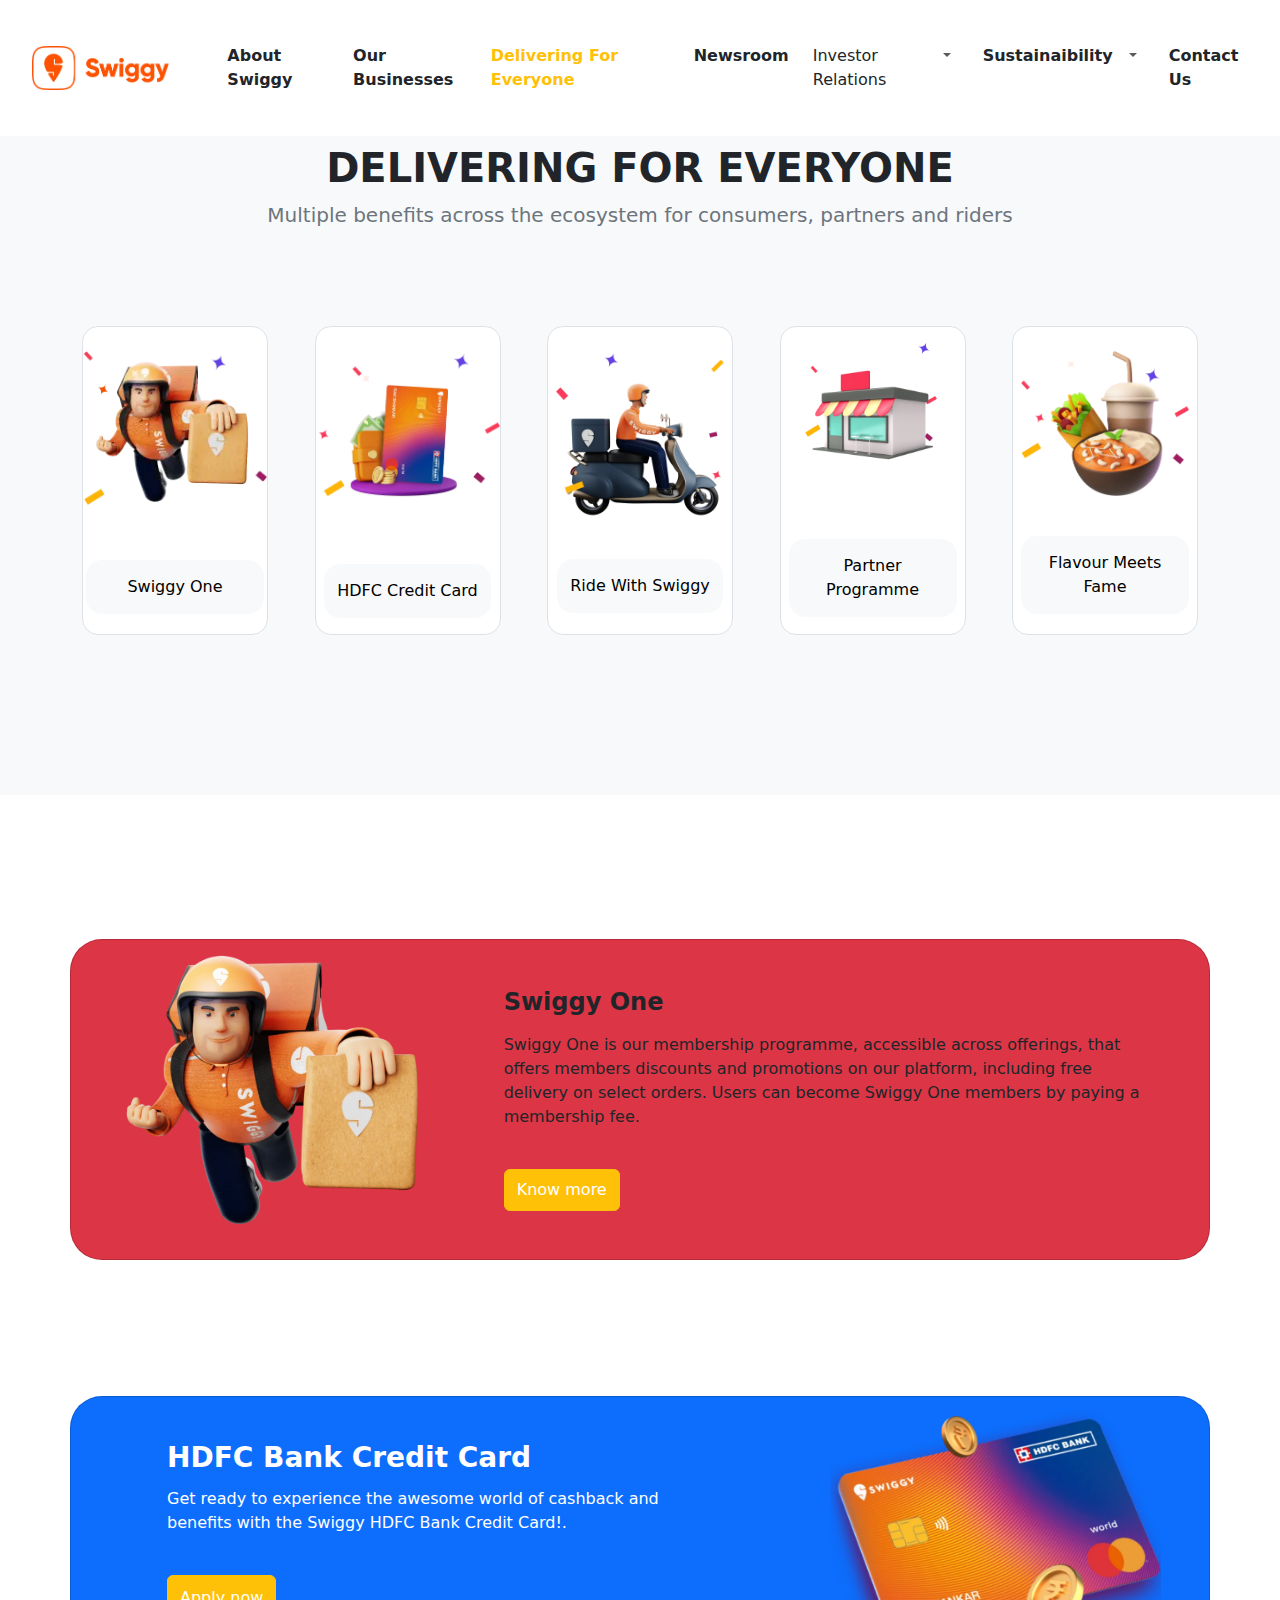
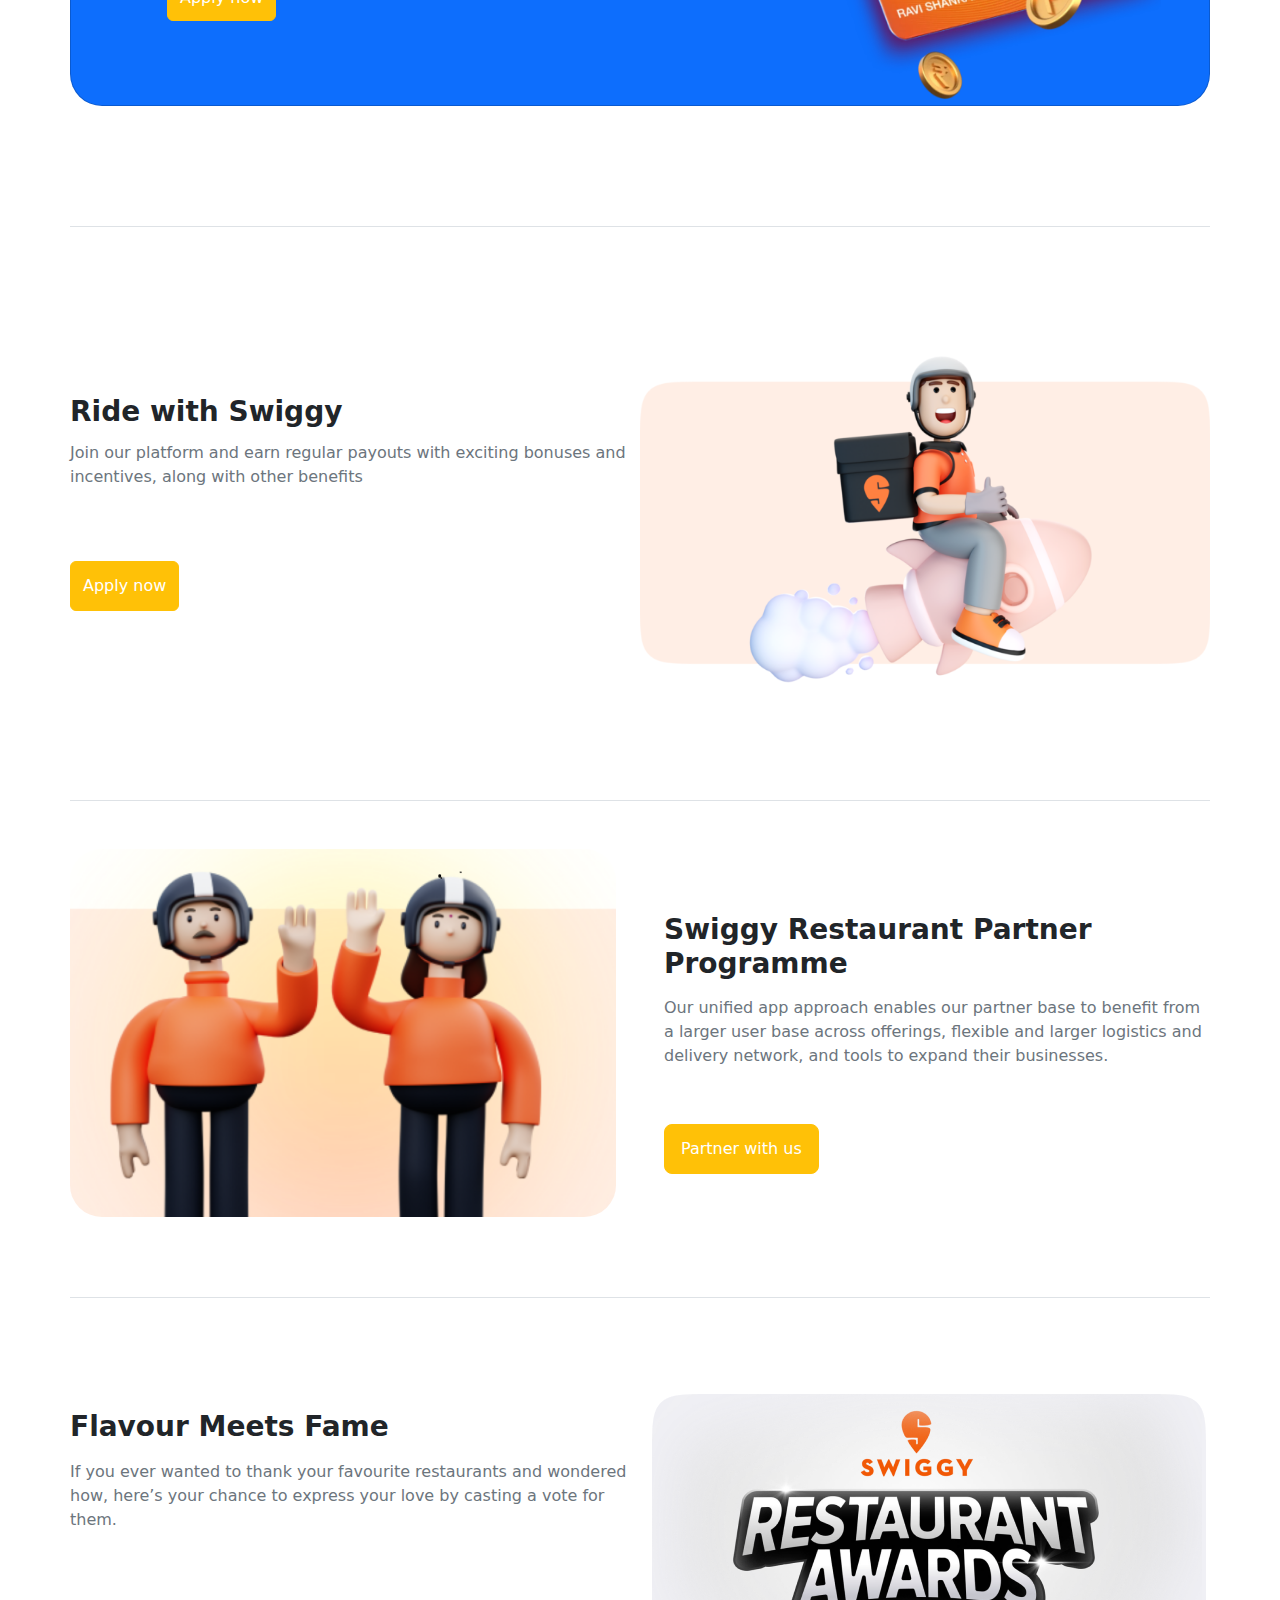
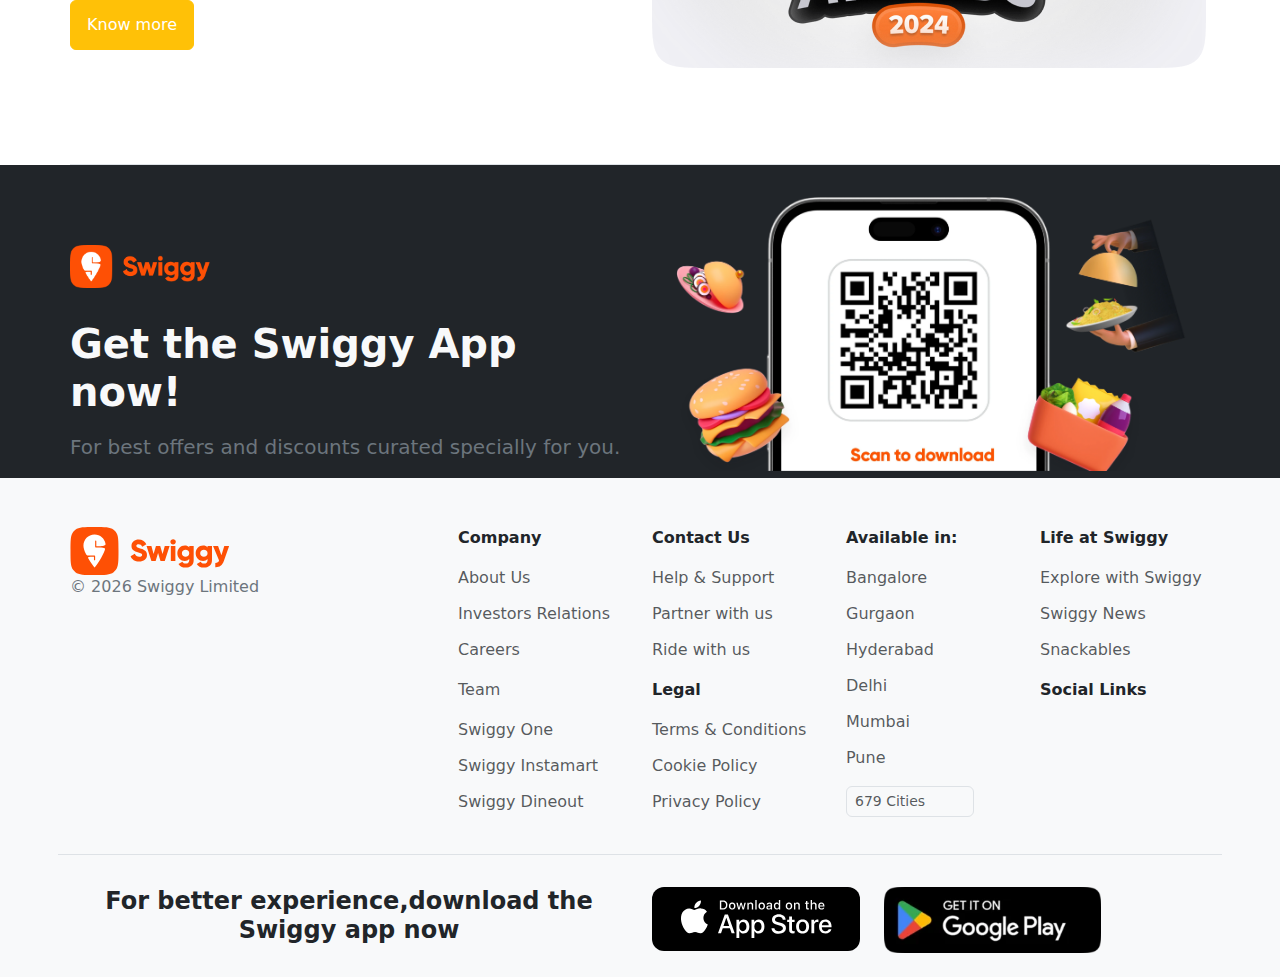
<file: delivary.html>
<!Doctype html>
<html>

<head>
    <title>
        Delivary agencies
    </title>


    <!--meta-link-->

    <meta name="viewport" content="width=device-width, initial-scale=1">

    <!-- Bootstrap-link-->


    <link href="https://cdn.jsdelivr.net/npm/bootstrap@5.3.3/dist/css/bootstrap.min.css" rel="stylesheet">

    <script src="https://cdn.jsdelivr.net/npm/bootstrap@5.3.3/dist/js/bootstrap.bundle.min.js"></script>

    <!--font-awsome-link-->


    <link rel="stylesheet" href="https://cdnjs.cloudflare.com/ajax/libs/font-awesome/6.5.1/css/all.min.css"
        integrity="sha512-DTOQO9RWCH3ppGqcWaEA1BIZOC6xxalwEsw9c2QQeAIftl+Vegovlnee1c9QX4TctnWMn13TZye+giMm8e2LwA=="
        crossorigin="anonymous" referrerpolicy="no-referrer" />


</head>

<body>

    <!--header-section-start-->
    <header>
        <nav class="navbar navbar-expand-lg bg-white py-3 position-fixed top-0 z-2 w-100">
            <div class="container-fluid ps-xl-4">
                <div class="row align-items-lg-center justify-content-between w-100 py-1 ">
                    <div class="col-md-2 col-4">
                        <a class="navbar-brand ps-xl-2" href="index.html"><img src="image/first.webp" alt="Swiggy Logo"
                                class="img-fluid w-75"></a>
                    </div>
                    <div class="col-md-10 col-8 text-end m-0 p-0">
                        <button class="navbar-toggler border-0 m-0 p-0" type="button" data-bs-toggle="collapse"
                            data-bs-target="#navbarSupportedContent" aria-controls="navbarSupportedContent"
                            aria-expanded="false" aria-label="Toggle navigation">
                            <span class="navbar-toggler-icon"></span>
                        </button>
                        <div class="collapse navbar-collapse" id="navbarSupportedContent">
                            <ul class="navbar-nav  d-flex py-3 justify-content-lg-end text-start w-100 gap-2">
                                <li class="nav-item">
                                    <a class="nav-link text-dark  fw-semibold" aria-current="page" href="index.html">About
                                        Swiggy</a>
                                </li>
                                <li class="nav-item">
                                    <a class="nav-link text-dark fw-semibold" href="business.html">Our Businesses</a>
                                </li>

                                <li class="nav-item">
                                    <a class="nav-link text-warning active  fw-semibold " href="delivary.html" type="blank"> Delivering For Everyone</a>
                                </li>
                                <li class="nav-item">
                                    <a class="nav-link text-dark fw-semibold" href="newsroom..html"> Newsroom</a>
                                </li>
                                <li class="nav-item dropdown d-flex pe-2">
                                  <a href="investor.html" class="text-decoration-none nav-link text-dark fw-medium">Investor Relations</a>
                                    <a class="nav-link  dropdown-toggle  f" data-bs-toggle="dropdown"
                                        href="#" role="button" aria-expanded="false"></a>
                                    <ul class="dropdown-menu rounded-0  border-0 ps-lg-2">
                                        <li class="pb-md-3"><a class="dropdown-item fw-medium" href="financial.html">Financial
                                                Results</a></li>
                                        <li class="pb-md-3"><a class="dropdown-item fw-medium 
                                        " href="report.html">Reports and Publications</a>
                                        </li>
                                        <li class="pb-md-3"><a class=" fw-medium dropdown-item " href="corporate.html">Corporate
                                                Governance</a></li>

                                        <li class="pb-md-3"><a class="dropdown-item fw-medium" href="analyst.html">Analyst
                                                Coverage</a></li>
                                        <li class="pb-2"><a class="dropdown-item fw-medium text-nowrap-md text-wrap "
                                                href="disclosure.html">Disclosures Under
                                                SEBI
                                                LODR</a></li>
                                    </ul>
                                </li>
                                <li class="nav-item dropdown d-flex pe-2">
                                     <a href="sustainability.html" class="text-decoration-none nav-link text-dark fw-semibold">Sustainaibility</a>
                                    <a class="nav-link  dropdown-toggle  " data-bs-toggle="dropdown"
                                        href="#" role="button" aria-expanded="false"></a>
                                    <ul class="dropdown-menu rounded-0 w-50 ps-lg-2 border-0">
                                        <li class="pb-md-2"><a class=" fw-medium dropdown-item" href="sustainability.html">Overview</a>
                                        </li>
                                        <li class="pb-md-2"><a class="fw-medium dropdown-item" href="climate.html">Climate</a></li>
                                        <li class="pb-md-2"><a class="dropdown-item fw-medium" href="community.html">Community</a>
                                        </li>

                                        <li><a class="dropdown-item fw-medium" href="concience.html">Concience</a></li>

                                    </ul>
                                </li>
                                <li class="nav-item">
                                    <a class="nav-link text-dark fw-semibold " href="contact.html"> Contact Us</a>
                                </li>

                            </ul>
                        </div>
                    </div>
                </div>
            </div>
        </nav>
    </header>

    <!--header-section-end-->

    <!--section-first-start-->

    <section class="first mt-lg-5 py-5 bg-light ">
        <div class="container">

            <div class="mx-auto text-center pt-5">
                <h1 class="fw-bold text-uppercase">Delivering for everyone</h1>
                <p class="fs-5 text-secondary">Multiple benefits across the ecosystem for consumers, partners and
                    riders</p>
            </div>
            <div class="pb-lg-4 mb-md-3">
                <div class="row justify-content-xl-between mx-auto text-center gy-4 py-md-5 py-2 my-lg-4">
                    <div class="col-xl-2 col-md-4 col-12 px-0">
                        <a href="#" class="text-decoration-none">
                            <div class="card  px-0 border border-whtie rounded-4 h-100 pt-4">
                                <div class="pb-4">
                                    <img src="image/fourty.webp" class="card-img-top" alt="...">
                                </div>
                                <div class="card-body px-0 mx-auto text-center">

                                    <a href="#" class="btn fw-medium btn-light rounded-4 px-4"><span
                                            class="px-3 py-2 d-block">Swiggy
                                            One</span></a>
                                </div>
                            </div>
                        </a>
                    </div>
                    <div class="col-xl-2 col-md-4 px-0 ">
                        <a href="#" class="text-decoration-none">
                            <div class="card px-0 border border-whtie rounded-4 h-100 pt-4">
                                <div class="pb-5">
                                    <img src="image/fourtyone.webp" class="card-img-top" alt="...">
                                </div>
                                <div class="card-body px-0 mx-auto text-center">

                                    <a href="#" class="btn btn-light fw-medium rounded-4 "><span class=" py-2 d-block">HDFC Credit
                                            Card</span></a>
                                </div>
                            </div>
                        </a>
                    </div>
                    <div class="col-xl-2 col-md-4 px-0">
                        <a href="#" class="text-decoration-none">
                            <div class="card px-0 border border-whtie rounded-4 px-xl-2 h-100 pt-4">
                                <div class="pb-4">
                                    <img src="image/fourtytwo.webp" class="card-img-top" alt="...">
                                </div>
                                <div class="card-body px-0 mx-auto text-center">

                                    <a href="#" class="btn btn-light fw-medium rounded-4 "><span class=" py-2 d-block">Ride With
                                            Swiggy</span></a>
                                </div>
                            </div>
                        </a>
                    </div>
                    <div class="col-xl-2 col-md-4 px-0">
                        <a href="#" class="text-decoration-none">
                            <div class="card px-0 border border-whtie rounded-4 px-xl-2 h-100 pt-1">
                                <div class="pb-4">
                                    <img src="image/fourtythree.webp" class="card-img-top" alt="...">
                                </div>
                                <div class="card-body px-0 mx-auto text-center">

                                    <a href="#" class="btn btn-light fw-medium rounded-4  "><span class=" py-2 d-block">Partner
                                            Programme</span></a>
                                </div>
                            </div>
                        </a>
                    </div>
                    <div class="col-xl-2 col-md-4 px-0">
                        <a href="#" class="text-decoration-none">
                            <div class="card px-0 border border-whtie rounded-4 px-xl-2 h-100 pt-4">
                                <div class="pb-4">
                                    <img src="image/fourtyfour.webp" class="card-img-top" alt="...">
                                </div>
                                <div class="card-body px-0 mx-auto text-center">

                                    <a href="#" class="btn btn-light fw-medium rounded-4  "><span class=" py-2 d-block">Flavour
                                            Meets
                                            Fame</span></a>
                                </div>
                            </div>
                        </a>
                    </div>
                </div>
            </div>


        </div>
    </section>

    <!--section-first-end-->

    <!--section-second-start-->

    <div class="container px-xl-0 ">
        <section class="second mt-md-5 pt-md-5 pb-md-4">

            <div class="card px-0 mb-3 bg-danger rounded-5 px-3 mt-5 ">
                <div class="row g-0 ">
                    <div class="col-md-4">
                        <img src="image/fourtyfive.webp" class="img-fluid rounded-start px-4" alt="...">
                    </div>
                    <div class="col-md-8">
                        <div class="card-body ps-5 pt-md-5 px-0">
                            <h4 class="card-title fw-bold pb-2">Swiggy One</h4>
                            <p class="card-text   fw-medium pe-5">Swiggy One is our membership programme, accessible across
                                offerings, that offers members discounts and promotions on our platform, including free
                                delivery on select orders. Users can become Swiggy One members by paying a membership
                                fee.</p>
                            <button class="btn btn-warning py-2 fw-medium text-white mt-4 ">Know more</button>
                        </div>
                    </div>
                </div>
            </div>


        </section>


        <!--section-second-end-->

        <!--section-third-start-->

        <section class="third py-md-5 mt-5 border-bottom pb-2">
            <div class="pb-4">
                <div class="card mb-3 rounded-5 bg-primary px-5  mb-lg-5">

                    <div class="row gx-md-4  flex-md-row flex-column-reverse">

                        <div class="col-md-8">
                            <div class="card-body px-md-5 px-sm-3 px-0">
                                <h3 class="card-title fw-bold mt-1 text-white pb-1 pt-4">HDFC Bank Credit Card</h3>
                                <p class="card-text text-white fw-medium pe-lg-5">Get ready to experience the awesome
                                    world of
                                    cashback and benefits with the Swiggy HDFC Bank Credit Card!.</p>
                                <button class="btn btn-warning text-white fw-medium mt-4"><span
                                        class="py-1 d-block">Apply
                                        now</span></button>
                            </div>
                        </div>
                        <div class="col-md-4">
                            <img src="image/fourtysix.webp" class="img-fluid " alt="...">
                        </div>
                    </div>

                </div>
            </div>
        </section>

        <!--section-third-end-->

        <!--section-four-start-->

        <section class="four mt-md-5 py-md-5 py-3 border-bottom">
            <div class="card  border-0 mb-md-5 ">
                <div class="row g-0 pb-md-0 pb-2">

                    <div class="col-md-6">
                        <div class="card-body pt-md-4 mt-md-5 px-0">
                            <h3 class="card-title fw-bold align-items-center pb-1">Ride with Swiggy</h3>
                            <p class="card-text fw-medium text-secondary pb-2">Join our platform and earn regular
                                payouts with exciting bonuses and incentives, along with other benefits</p>
                            <button class="btn btn-warning text-white mt-lg-5 fw-medium py-1"><span
                                    class="py-2 d-block">Apply now</span></button>
                        </div>
                    </div>
                    <div class="col-md-6">
                        <img src="image/fourtyseven.png" class="img-fluid rounded-start" alt="...">
                    </div>
                </div>
            </div>
        </section>

        <!--section-four-end-->

        <!--section-five-start-->

        <section class="five  border-bottom pb-2">
            <div class="card border-0 pb-md-5 mb-4 pt-5">
                <div class="row gx-md-5 ">
                    <div class="col-md-6">
                        <img src="image/fourtyeight.png" class="img-fluid rounded-5" alt="...">
                    </div>
                    <div class="col-md-6">
                        <div class="card-body pt-md-5 mt-2 px-0">
                            <h3 class="card-title py-2"><a href="#" class="text-decoration-none text-dark fw-bold">Swiggy
                                    Restaurant Partner Programme</a></h3>
                            <p class="card-text text-secondary fw-medium pb-3">Our unified app approach enables our partner
                                base to benefit from a larger user base across offerings, flexible and larger logistics
                                and delivery network, and tools to expand their businesses.</p>
                            <button class="btn btn-warning text-white mt-lg-4 rounded-3 fw-medium py-1"><span
                                    class="py-2 d-block px-1">Partner with us</span></button>

                        </div>
                    </div>
                </div>
            </div>
        </section>

        <!--section-five-end-->

        <!--section-six-start-->

        <section class="six mt-md-5 py-md-5 py-4 border-bottom">
            <div class="card  border-0 mb-md-5 mb-4 ">
                <div class="row gx-md-4">

                    <div class="col-md-6">
                        <div class="card-body px-0">
                            <h3 class="card-title fw-bold pb-2">Flavour Meets Fame</h3>
                            <p class="card-text fw-medium text-secondary pb-1">If you ever wanted to thank your
                                favourite restaurants and wondered how, here’s your chance to express your love by
                                casting a vote for them.</p>
                            <button class="btn btn-warning text-white mt-lg-5 fw-medium py-1"><span
                                    class="py-2 d-block px-1">Know more</span></button>
                        </div>
                    </div>
                    <div class="col-md-6">
                        <img src="image/fourtynine.png" class="img-fluid rounded-start" alt="...">
                    </div>
                </div>
            </div>
        </section>

    </div>

    <!--section-six-end-->

    <!--section-seven-start-->

    <section class="seven pt-md-2 bg-dark ">
        <div class="container px-xl-0 pt-4">

            <div class="row gy-3">
                <div class="col-lg-6 pt-lg-5">
                    <div class="pb-2">
                        <img src="image/thirty.png" class="img-fluid  w-25  d-block">
                    </div>
                    <div>
                        <h1 class="text-light fw-bold pt-4">Get the Swiggy App now!</h1>
                        <p class="text-secondary fw-normal pt-2 fs-5">For best offers and discounts curated
                            specially for you.</p>
                    </div>
                </div>
                <div class="col-lg-6">
                    <div>
                        <img src="image/thrityone.webp" class="img-fluid px-lg-4 ">
                    </div>
                </div>

            </div>

        </div>
    </section>


    <!--section-seven-end-->

    <!--footer-section-start-->

    <footer>

        <section class="bg-light  pb-4 pt-4 ">
            <div class="container px-lg-0">

                <div class="row   pt-4 gy-3">
                    <div class="col-md-4   ">
                        <a href="#" class="text-decoration-none">
                            <div>
                                <svg xmlns="http://www.w3.org/2000/svg" width="160" height="49" fill="none">
                                    <g filter="url(#filter0_b_674_19294)">
                                        <path fill="#FE5005"
                                            d="M69.097 35.543c-2.126 0-3.916-.456-5.376-1.368-1.459-.932-2.5-2.228-3.13-3.888l4.191-2.43c.85 1.964 2.338 2.948 4.464 2.948 1.925 0 2.885-.576 2.885-1.733 0-.648-.312-1.133-.94-1.459-.649-.384-1.8-.802-3.462-1.243-1.699-.466-3.139-1.133-4.31-2.002-1.296-1.051-1.944-2.539-1.944-4.464 0-1.925.696-3.533 2.093-4.704 1.416-1.176 3.096-1.761 5.04-1.761 1.742 0 3.278.412 4.613 1.243 1.334.811 2.39 1.992 3.158 3.552l-4.1 2.4c-.767-1.642-1.991-2.458-3.671-2.458-.71 0-1.267.154-1.67.456-.404.303-.61.687-.61 1.152 0 .504.245.96.73 1.368.527.403 1.56.83 3.095 1.277l1.973.638c.504.164 1.095.437 1.762.821.73.365 1.277.759 1.641 1.186.97 1.051 1.46 2.366 1.46 3.945 0 2.002-.73 3.605-2.184 4.796-1.46 1.152-3.36 1.732-5.708 1.732v-.004Zm23.482-7.47 2.184-8.135h4.858L94.763 35.12H90.51l-2.429-8.107-2.428 8.107H81.4l-4.858-15.182H81.4l2.184 8.136 2.366-8.136h4.253l2.366 8.136h.01Zm12.432-10.262a2.594 2.594 0 0 1-1.91.788 2.72 2.72 0 0 1-1.944-.788 2.702 2.702 0 0 1-.788-1.944c0-.748.264-1.387.788-1.91.547-.547 1.195-.82 1.944-.82.748 0 1.387.273 1.91.82.547.528.821 1.162.821 1.91 0 .75-.274 1.397-.821 1.944Zm.365 17.304h-4.555V19.933h4.555v15.182Zm13.867-13.632v-1.55h4.43v14.42c0 2.39-.777 4.19-2.337 5.404-1.536 1.234-3.432 1.853-5.679 1.853-3.441 0-5.841-1.224-7.195-3.672l3.888-2.247c.711 1.277 1.863 1.916 3.461 1.916 1.094 0 1.934-.284 2.52-.85.61-.566.912-1.368.912-2.4V32.96c-1.07 1.315-2.549 1.973-4.43 1.973-2.127 0-3.908-.749-5.343-2.246-1.416-1.498-2.126-3.322-2.126-5.468 0-2.145.71-3.955 2.126-5.433 1.416-1.517 3.197-2.275 5.343-2.275 1.881 0 3.36.657 4.43 1.972Zm-6.317 8.29c.711.648 1.589.97 2.64.97 1.051 0 1.935-.322 2.64-.97.687-.629 1.032-1.478 1.032-2.549 0-1.07-.345-1.925-1.032-2.549-.71-.648-1.589-.97-2.64-.97-1.051 0-1.934.322-2.64.97-.686.63-1.032 1.479-1.032 2.55 0 1.07.346 1.924 1.032 2.548Zm24.624-8.29v-1.55h4.431v14.42c0 2.39-.778 4.19-2.338 5.404-1.536 1.234-3.432 1.853-5.678 1.853-3.442 0-5.842-1.224-7.196-3.672l3.888-2.247c.711 1.277 1.863 1.916 3.461 1.916 1.095 0 1.935-.284 2.52-.85.61-.566.912-1.368.912-2.4V32.96c-1.07 1.315-2.549 1.973-4.43 1.973-2.127 0-3.907-.749-5.343-2.246-1.416-1.498-2.126-3.322-2.126-5.468 0-2.145.71-3.955 2.126-5.433 1.416-1.517 3.197-2.275 5.343-2.275 1.881 0 3.36.657 4.43 1.972Zm-6.317 8.29c.711.648 1.589.97 2.64.97 1.052 0 1.935-.322 2.64-.97.687-.629 1.032-1.478 1.032-2.549 0-1.07-.345-1.925-1.032-2.549-.71-.648-1.588-.97-2.64-.97-1.051 0-1.934.322-2.64.97-.686.63-1.032 1.479-1.032 2.55 0 1.07.346 1.924 1.032 2.548Zm20.194-.547 2.856-9.293h4.858l-5.194 14.726c-.85 2.367-1.973 4.07-3.37 5.103-1.377 1.051-3.139 1.526-5.284 1.425v-4.252c1.051 0 1.862-.192 2.428-.576.567-.365 1.023-1.013 1.368-1.944l-6.043-14.482h5.011l3.37 9.293ZM.5 24.94C.5 14.566.5 9.382 3.298 5.845a12.87 12.87 0 0 1 2.108-2.107C8.938.939 14.127.939 24.5.939c10.373 0 15.557 0 19.094 2.799a12.87 12.87 0 0 1 2.108 2.107C48.5 9.378 48.5 14.567 48.5 24.94c0 10.373 0 15.557-2.798 19.095a12.873 12.873 0 0 1-2.108 2.107C40.062 48.94 34.873 48.94 24.5 48.94c-10.373 0-15.557 0-19.094-2.799a12.873 12.873 0 0 1-2.108-2.107C.5 40.5.5 35.312.5 24.939Z">
                                        </path>
                                        <path fill="#fff" fill-rule="evenodd"
                                            d="M26.314 19.967v-4.973a.588.588 0 0 0-.586-.586.588.588 0 0 0-.585.586v5.841c0 .332.268.596.595.596h.571c8.3 0 9.163.432 8.645 2.184-.024.086-.053.168-.082.259a.788.788 0 0 1-.014.053c-2.18 6.57-8.074 14.793-9.816 17.145a.611.611 0 0 1-.984 0c-1.051-1.42-3.624-4.992-5.971-9.043-.159-.37-.235-1.234 2.37-1.234h3.188c.178 0 .322.144.322.322v2.573c0 .307.225.59.533.614a.584.584 0 0 0 .465-.173.561.561 0 0 0 .173-.412v-3.49a.608.608 0 0 0-.605-.605h-6.442c-1.123 0-1.804-.96-2.25-1.833-1.402-2.938-2.405-5.837-2.405-8.122 0-5.851 4.665-11.117 11.107-11.117 5.736 0 10.08 4.171 10.963 9.216.005.043.038.235.043.274.23 2.477-6.23 2.193-8.947 2.208a.286.286 0 0 1-.288-.288v.005Z"
                                            clip-rule="evenodd"></path>
                                    </g>
                                    <defs></defs>
                                </svg>

                            </div>
                        </a>
                        <div>
                            <p class="text-secondary fw-medium">© 2026 Swiggy Limited</p>
                        </div>
                    </div>
                    <div class="col-lg-2 col-md-4 col-sm-6">
                        <div>
                            <p class="fw-bold text-dark">Company</p>
                            <ul class="list-unstyled">
                                <li class=""><a href="#" class="text-decoration-none text-muted fw-normal">About Us</a>
                                </li>
                                <li class="pt-1"><a href="#"
                                        class="text-decoration-none text-muted fw-normal d-block pt-2">Investors
                                        Relations</a>
                                </li>
                                <li class="pt-1"><a href="#"
                                        class="text-decoration-none text-muted fw-normal  pt-2 d-block">Careers</a></li>
                                <li class="pt-2"><a href="#"
                                        class="text-decoration-none text-muted fw-normal  pt-2 d-block">Team</a></li>
                                <li class="pt-2"><a href="#"
                                        class="text-decoration-none text-muted fw-normal  d-block pt-2">Swiggy One</a>
                                </li>
                                <li class="pt-1"><a href="#"
                                        class="text-decoration-none text-muted fw-normal d-block pt-2">Swiggy
                                        Instamart</a></li>
                                <li class="pt-1"><a href="#"
                                        class="text-decoration-none text-muted fw-normal d-block pt-2">Swiggy
                                        Dineout</a></li>

                            </ul>
                        </div>
                    </div>
                    <div class="col-lg-2 col-md-4 col-sm-6">

                        <div>
                            <p class="fw-bold text-dark">Contact Us</p>
                            <ul class="list-unstyled">
                                <li><a href="#" class="text-decoration-none text-muted fw-normal d-block ">Help &
                                        Support</a></li>
                                <li class="pt-1"><a href="#"
                                        class="text-decoration-none text-muted fw-normal  d-block pt-2">Partner with
                                        us</a></li>
                                <li class="pt-1"><a href="#"
                                        class="text-decoration-none text-muted fw-normal  d-block pt-2">Ride
                                        with us</a>
                                </li>
                            </ul>
                        </div>
                        <div class="">
                            <p class="fw-bold text-dark ">Legal</p>
                            <ul class="list-unstyled ">
                                <li><a href="#" class="text-decoration-none text-muted fw-normal d-block ">Terms &
                                        Conditions</a></li>
                                <li class="pt-1"><a href="#"
                                        class="text-decoration-none text-muted fw-normal d-block pt-2">Cookie Policy</a>
                                </li>
                                <li class="pt-1"><a href="#"
                                        class="text-decoration-none text-muted fw-normal d-block pt-2">Privacy
                                        Policy</a></li>

                            </ul>
                        </div>

                    </div>
                    <div class="col-lg-2 col-md-4 col-sm-6">
                        <div>
                            <p class="fw-bold text-dark">Available in:</p>
                            <ul class="list-unstyled">
                                <li class=""><a href="#"
                                        class="text-decoration-none text-muted fw-normal ">Bangalore</a>
                                </li>
                                <li class="pt-1"><a href="#"
                                        class="text-decoration-none text-muted fw-normal  d-block pt-2">Gurgaon</a></li>
                                <li class="pt-1"><a href="#"
                                        class="text-decoration-none text-muted fw-normal pt-2 d-block">Hyderabad</a>
                                </li>
                                <li class="pt-1"><a href="#"
                                        class="text-decoration-none text-muted fw-normal  pt-2 d-block">Delhi</a></li>
                                <li class="pt-1"><a href="#"
                                        class="text-decoration-none text-muted fw-normal  d-block pt-2">Mumbai</a></li>
                                <li class="pt-1"><a href="#"
                                        class="text-decoration-none text-muted fw-normal d-block pt-2">Pune</a></li>

                            </ul>
                            <div>
                                <button class="btn btn-sm rounded-2 border pe-5 text-muted fw-normal ">679
                                    Cities</button>
                            </div>

                        </div>
                    </div>
                    <div class="col-lg-2 col-md-4 col-sm-6">

                        <div>
                            <p class="fw-bold text-dark">Life at Swiggy</p>
                            <ul class="list-unstyled">
                                <li class=""><a href="#" class="text-decoration-none text-muted fw-normal ">Explore
                                        with Swiggy</a>
                                </li>
                                <li class="pt-1"><a href="#"
                                        class="text-decoration-none text-muted fw-normal  d-block pt-2">Swiggy
                                        News</a></li>
                                <li class="pt-1"><a href="#"
                                        class="text-decoration-none text-muted fw-normal pt-2 d-block">Snackables</a>
                                </li>

                            </ul>
                            <div>
                                <p class="text-dark fw-bold ">Social Links</p>
                                <div>
                                    <a href="#" class="text-decoration-none"> <i class="fa-brands fa-linkedin pe-3 text-muted"></i></a>
                                   <a href="#" class="text-decoration-none"> <i class="fa-brands fa-instagram pe-3 text-muted"></i></a>
                                    <a href="#" class="text-decoration-none"><i class="fa-brands fa-facebook-f pe-3 text-muted"></i></a>
                                    <a href="#" class="text-decoration-none"> <i class="fa-brands fa-pinterest pe-3 text-muted"></i></a>
                                    <a href="#" class="text-decoration-none"> <i class="fa-brands fa-x-twitter text-muted"></i></a>
                                </div>
                            </div>
                        </div>




                    </div>
                </div>
                <div class="row border-top border-1  align-items-center pt-2 gy-4 mt-4 ">
                    <div class="col-lg-6   ">
                        <h5 class="fw-bold text-dark text-lg-center fs-4">For better experience,download the Swiggy app now</h5>
                    </div>
                    <div class="col-lg-6">
                        <div class="d-flex gap-2">
                            <div class=" ">
                                <a href="#" class="text-decoration-none"><img src="image/rate.svg"
                                        class="img-fluid " alt="..."></a>
                            </div>
                            <div class="   ">
                                <a href="#" class="text-decoration-none"> <img src="image/thrityfour.webp"
                                        class="img-fluid w-75 px-3" alt="..."></a>
                            </div>
                        </div>
                    </div>
                </div>

            </div>
        </section>
    </footer>
    <!--footer-section-end-->
 


</body>

</html>
</file>
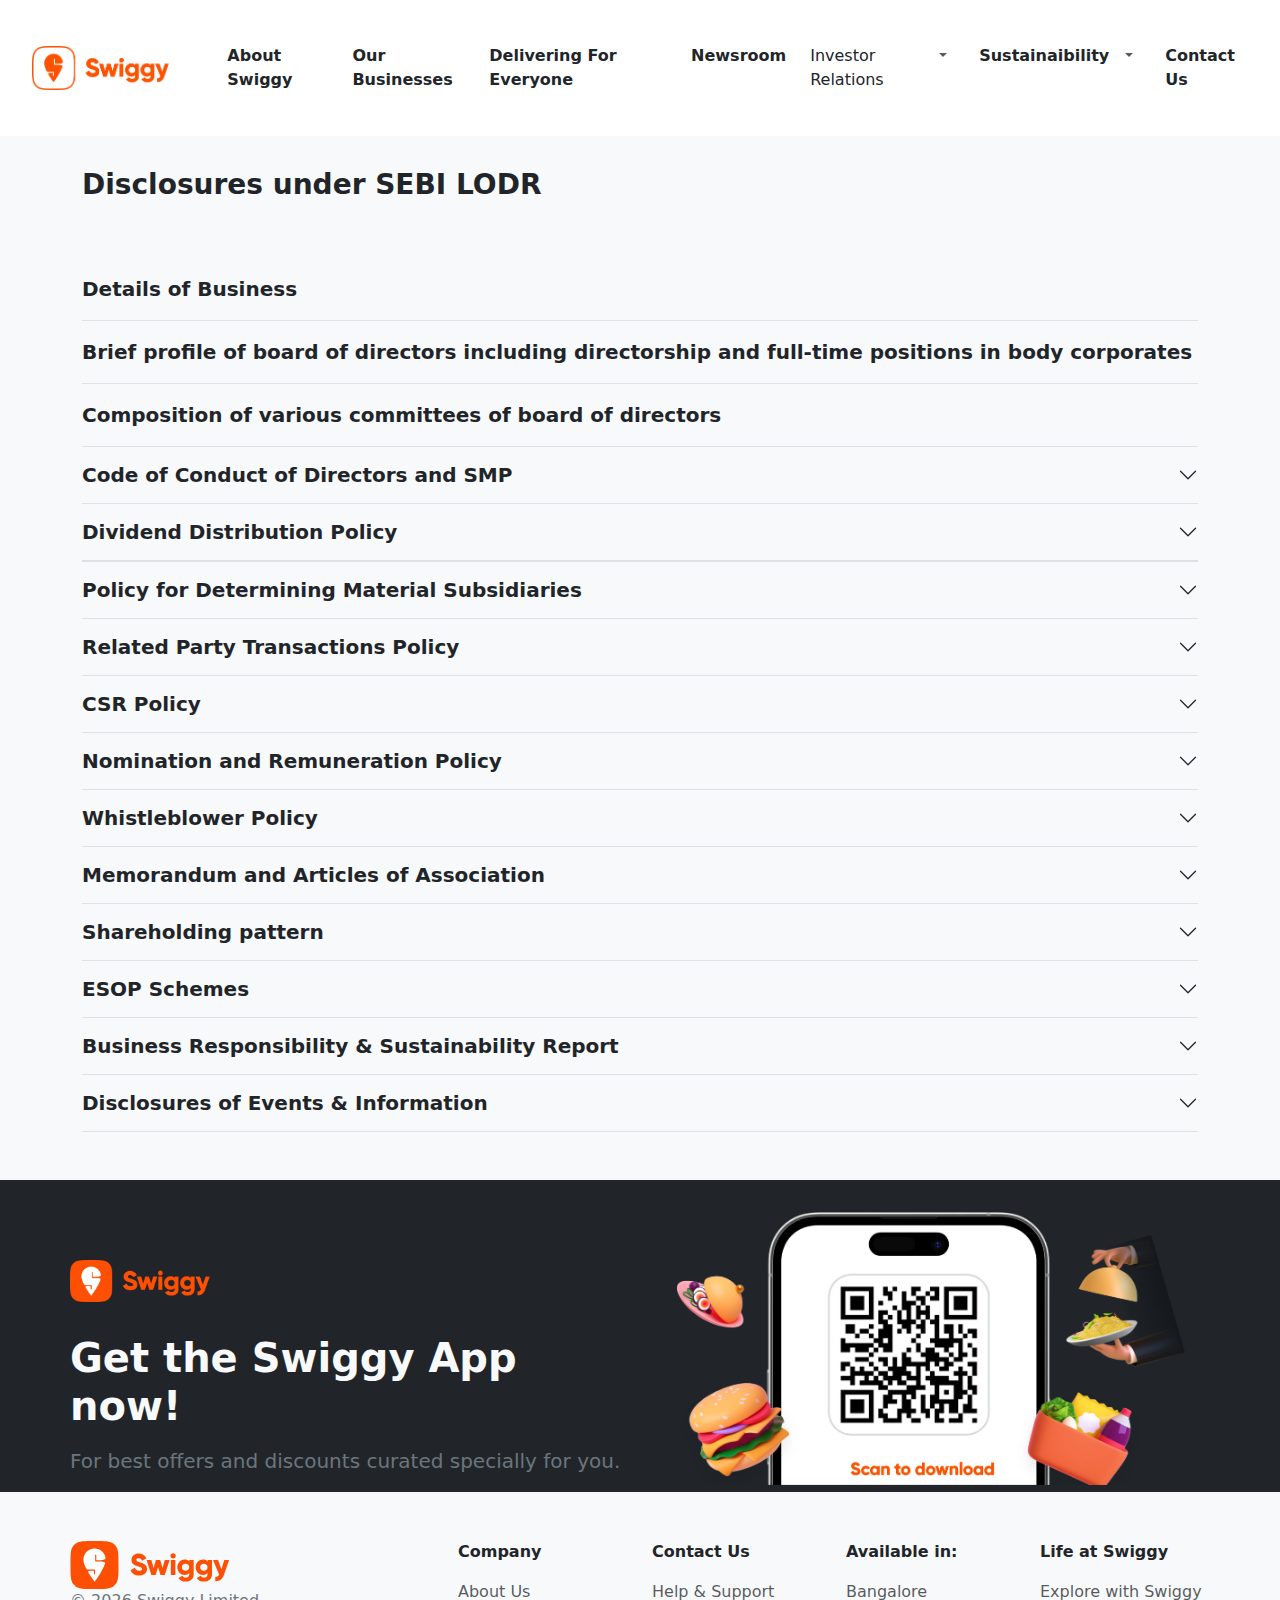
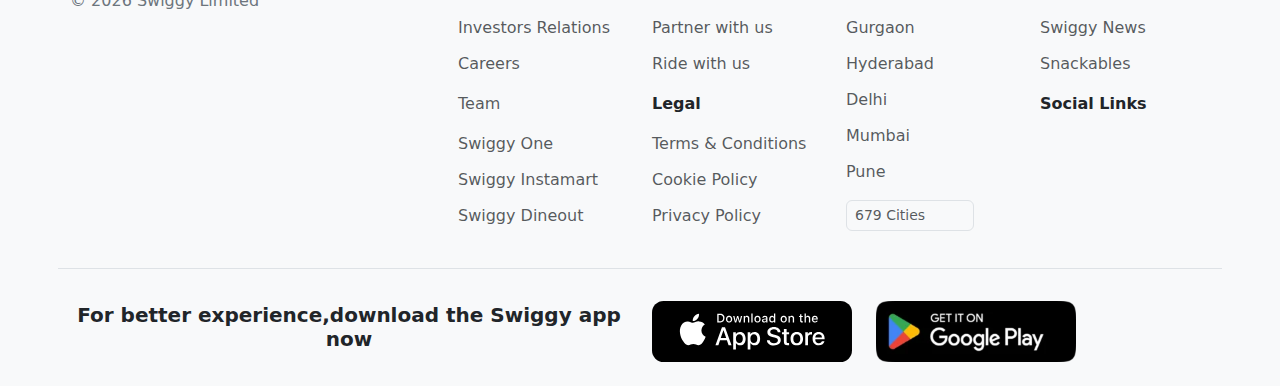
<file: disclosure.html>
<!Doctype html>
<html>

<head>
    <title>Disclosures under SEBI LODR</title>

    <!--meta-link-->

    <meta name="viewport" content="width=device-width, initial-scale=1">

    <!-- Bootstrap-link-->


    <link href="https://cdn.jsdelivr.net/npm/bootstrap@5.3.3/dist/css/bootstrap.min.css" rel="stylesheet">

    <script src="https://cdn.jsdelivr.net/npm/bootstrap@5.3.3/dist/js/bootstrap.bundle.min.js"></script>

    <!--font-awsome-link-->


    <link rel="stylesheet" href="https://cdnjs.cloudflare.com/ajax/libs/font-awesome/6.5.1/css/all.min.css"
        integrity="sha512-DTOQO9RWCH3ppGqcWaEA1BIZOC6xxalwEsw9c2QQeAIftl+Vegovlnee1c9QX4TctnWMn13TZye+giMm8e2LwA=="
        crossorigin="anonymous" referrerpolicy="no-referrer" />
</head>

<body>
    <!--header-section-start-->
    <header>
        <nav class="navbar navbar-expand-lg bg-white py-3 position-fixed top-0 z-2 w-100">
            <div class="container-fluid ps-xl-4">
                <div class="row align-items-lg-center justify-content-between w-100 py-1 ">
                    <div class="col-md-2 col-4">
                        <a class="navbar-brand ps-xl-2" href="index.html"><img src="image/first.webp" alt="Swiggy Logo"
                                class="img-fluid w-75"></a>
                    </div>
                    <div class="col-md-10 col-8 text-end m-0 p-0">
                        <button class="navbar-toggler border-0 m-0 p-0" type="button" data-bs-toggle="collapse"
                            data-bs-target="#navbarSupportedContent" aria-controls="navbarSupportedContent"
                            aria-expanded="false" aria-label="Toggle navigation">
                            <span class="navbar-toggler-icon"></span>
                        </button>
                        <div class="collapse navbar-collapse" id="navbarSupportedContent">
                            <ul class="navbar-nav  d-flex py-3 justify-content-lg-end text-start w-100 gap-2">
                                <li class="nav-item">
                                    <a class="nav-link text-dark  fw-semibold" aria-current="page" href="index.html">About
                                        Swiggy</a>
                                </li>
                                <li class="nav-item">
                                    <a class="nav-link text-dark fw-semibold" href="business.html">Our Businesses</a>
                                </li>

                                <li class="nav-item">
                                    <a class="nav-link text-dark fw-semibold" href="delivary.html"> Delivering For Everyone</a>
                                </li>
                                <li class="nav-item">
                                    <a class="nav-link text-dark fw-semibold" href="newsroom..html"> Newsroom</a>
                                </li>
                                <li class="nav-item dropdown d-flex pe-2">
                                   <a href="investor.html" class="text-decoration-none nav-link text-dark fw-medium">Investor Relations</a>
                                    <a class="nav-link  dropdown-toggle  f" data-bs-toggle="dropdown"
                                        href="#" role="button" aria-expanded="false"></a>
                                    <ul class="dropdown-menu rounded-0  border-0 ps-lg-2">
                                        <li class="pb-md-3"><a class="dropdown-item fw-medium" href="financial.html">Financial
                                                Results</a></li>
                                        <li class="pb-md-3"><a class="dropdown-item fw-medium 
                                        " href="report.html">Reports and Publications</a>
                                        </li>
                                        <li class="pb-md-3"><a class=" fw-medium dropdown-item " href="corporate.html">Corporate
                                                Governance</a></li>

                                        <li class="pb-md-3"><a class="dropdown-item fw-medium" href="analyst.html">Analyst
                                                Coverage</a></li>
                                        <li class="pb-2"><a class="dropdown-item fw-medium text-nowrap-md text-wrap "
                                                href="disclosure.html">Disclosures Under
                                                SEBI
                                                LODR</a></li>
                                    </ul>
                                </li>
                                <li class="nav-item dropdown d-flex pe-2">
                                    <a href="sustainability.html" class="text-decoration-none nav-link text-dark fw-semibold">Sustainaibility</a>
                                    <a class="nav-link  dropdown-toggle  " data-bs-toggle="dropdown"
                                        href="#" role="button" aria-expanded="false"></a>
                                    <ul class="dropdown-menu rounded-0 w-50 ps-lg-2 border-0">
                                        <li class="pb-md-2"><a class=" fw-medium dropdown-item" href="sustainability.html">Overview</a>
                                        </li>
                                        <li class="pb-md-2"><a class="fw-medium dropdown-item" href="climate.html">Climate</a></li>
                                        <li class="pb-md-2"><a class="dropdown-item fw-medium" href="community.html">Community</a>
                                        </li>

                                        <li><a class="dropdown-item fw-medium" href="concience.html">Concience</a></li>

                                    </ul>
                                </li>
                                <li class="nav-item pe-xl-1">
                                    <a href="contact.html" class="nav-link text-dark fw-semibold "> Contact Us</a>
                                </li>

                            </ul>
                        </div>
                    </div>
                </div>
            </div>
        </nav>
    </header>

    <!--header-section-end-->

    <main>
        <!--section-one-start-->
        <section class="one bg-light mt-5 pt-5 pb-5">
            <div class="container pt-4">
                <div class="pt-md-5">
                    <h3 class="fw-bold pb-3">Disclosures under SEBI LODR</h3>

                    <p class="fs-5 fw-semibold pt-md-5 border-bottom pb-3">Details of Business</p>
                    <p class="fs-5 fw-semibold  border-bottom pb-3">Brief profile of board of directors including
                        directorship and full-time positions in body corporates</p>
                    <p class="fs-5 fw-semibold  border-bottom pb-3 mb-0">Composition of various committees of board of
                        directors</p>

                    <!--accordion-start-->
                    <div>
                        <div class="accordion accordion-flush bg-light" id="accordionFlushExample">
                            <div class="accordion-item bg-light">
                                <h2 class="accordion-header ">
                                    <button class="accordion-button collapsed bg-light px-0 fs-5 fw-semibold"
                                        type="button" data-bs-toggle="collapse" data-bs-target="#flush-collapseOne"
                                        aria-expanded="false" aria-controls="flush-collapseOne">
                                        Code of Conduct of Directors and SMP
                                    </button>
                                </h2>
                                <div id="flush-collapseOne" class="accordion-collapse collapse"
                                    data-bs-parent="#accordionFlushExample">
                                    <div class="accordion-body">
                                        <span class="me-3"><i class="fa-solid fa-arrow-down fs-4 fw-bold"></i></span>
                                        <span class="text-secondary"><small><strong>C</strong>ode of
                                                <strong>C</strong>onduct of <strong>D</strong>irectors and
                                                <strong>SMP</strong></small></span>
                                    </div>
                                </div>
                            </div>
                            <div class="accordion-item bg-light ">
                                <h2 class="accordion-header border-bottom">
                                    <button class="accordion-button collapsed bg-light px-0 fw-semibold fs-5"
                                        type="button" data-bs-toggle="collapse" data-bs-target="#flush-collapseTwo"
                                        aria-expanded="false" aria-controls="flush-collapseTwo">
                                        Dividend Distribution Policy
                                    </button>
                                </h2>
                                <div id="flush-collapseTwo" class="accordion-collapse collapse"
                                    data-bs-parent="#accordionFlushExample">
                                    <div class="accordion-body"> <span class="me-3"><i
                                                class="fa-solid fa-arrow-down fs-4 fw-bold"></i></span>
                                        <span class="text-secondary"><strong>D</strong>vidend
                                            <strong>D</strong>istribution <strong>p</strong>olicy</span>
                                    </div>
                                </div>
                            </div>

                            <div class="accordion-item bg-light border-0 border-bottom">
                                <h2 class="accordion-header">
                                    <button class="accordion-button collapsed bg-light px-0 fs-5 fw-semibold"
                                        type="button" data-bs-toggle="collapse" data-bs-target="#flush-collapseThree"
                                        aria-expanded="false" aria-controls="flush-collapseThree">
                                        Policy for Determining Material Subsidiaries
                                    </button>
                                </h2>
                                <div id="flush-collapseThree" class="accordion-collapse collapse"
                                    data-bs-parent="#accordionFlushExample">
                                    <div class="accordion-body">
                                        <span class="me-3"><i class="fa-solid fa-arrow-down fs-4 fw-bold"></i></span>
                                        <span class="text-secondary"><strong>P</strong>olicy for
                                            <strong>D</strong>etermining <strong>M</strong>aterial
                                            <strong>S</strong>ubsidiaries</span>
                                    </div>
                                </div>
                            </div>
                            <div class="accordion-item bg-light border-0 border-bottom">
                                <h2 class="accordion-header">
                                    <button class="accordion-button collapsed bg-light px-0 fs-5 fw-semibold"
                                        type="button" data-bs-toggle="collapse" data-bs-target="#flush-collapsefour"
                                        aria-expanded="false" aria-controls="flush-collapsefour">
                                        Related Party Transactions Policy
                                    </button>
                                </h2>
                                <div id="flush-collapsefour" class="accordion-collapse collapse"
                                    data-bs-parent="#accordionFlushExample">
                                    <div class="accordion-body">

                                        <span class="me-3"><i class="fa-solid fa-arrow-down fs-4 fw-bold"></i></span>
                                        <span class="text-secondary"><strong>R</strong>elated <strong>P</strong>arty
                                            <strong>T</strong>ransactions <strong>P</strong>olicy </span>
                                    </div>
                                </div>
                            </div>
                            <div class="accordion-item bg-light border-0 border-bottom">
                                <h2 class="accordion-header">
                                    <button class="accordion-button collapsed bg-light px-0 fs-5 fw-semibold"
                                        type="button" data-bs-toggle="collapse" data-bs-target="#flush-collapsefive"
                                        aria-expanded="false" aria-controls="flush-collapsefive">
                                        CSR Policy
                                    </button>
                                </h2>
                                <div id="flush-collapsefive" class="accordion-collapse collapse"
                                    data-bs-parent="#accordionFlushExample">
                                    <div class="accordion-body">

                                        <span class="me-3"><i class="fa-solid fa-arrow-down fs-4 fw-bold"></i></span>
                                        <span class="text-secondary">CSR <strong>p</strong>olicy </span>
                                    </div>
                                </div>
                            </div>
                            <div class="accordion-item bg-light border-0 border-bottom">
                                <h2 class="accordion-header">
                                    <button class="accordion-button collapsed bg-light px-0 fs-5 fw-semibold"
                                        type="button" data-bs-toggle="collapse" data-bs-target="#flush-collapsesix"
                                        aria-expanded="false" aria-controls="flush-collapsesix">
                                        Nomination and Remuneration Policy
                                    </button>
                                </h2>
                                <div id="flush-collapsesix" class="accordion-collapse collapse"
                                    data-bs-parent="#accordionFlushExample">
                                    <div class="accordion-body">

                                        <span class="me-3"><i class="fa-solid fa-arrow-down fs-4 fw-bold"></i></span>
                                        <span class="text-secondary"><strong>N</strong>omination and
                                            <strong>R</strong>emuneration <strong>P</strong>olicy</span>
                                    </div>
                                </div>
                            </div>
                              <div class="accordion-item bg-light border-0 border-bottom">
                                <h2 class="accordion-header">
                                    <button class="accordion-button collapsed bg-light px-0 fs-5 fw-semibold"
                                        type="button" data-bs-toggle="collapse" data-bs-target="#flush-collapseseven"
                                        aria-expanded="false" aria-controls="flush-collapseseven">
                                       Whistleblower Policy
                                    </button>
                                </h2>
                                <div id="flush-collapseseven" class="accordion-collapse collapse"
                                    data-bs-parent="#accordionFlushExample">
                                    <div class="accordion-body">

                                        <span class="me-3"><i class="fa-solid fa-arrow-down fs-4 fw-bold"></i></span>
                                        <span class="text-secondary"><strong>W</strong>histleblower <strong>P</strong>olicy</span>
                                    </div>
                                </div>
                            </div>
                            <div class="accordion-item bg-light border-0 border-bottom">
                                <h2 class="accordion-header">
                                    <button class="accordion-button collapsed bg-light px-0 fs-5 fw-semibold"
                                        type="button" data-bs-toggle="collapse" data-bs-target="#flush-collapseeight"
                                        aria-expanded="false" aria-controls="flush-collapseeight">
                                    Memorandum and Articles of Association
                                    </button>
                                </h2>
                                <div id="flush-collapseeight" class="accordion-collapse collapse"
                                    data-bs-parent="#accordionFlushExample">
                                    <div class="accordion-body">

                                        <span class="me-3"><i class="fa-solid fa-arrow-down fs-4 fw-bold"></i></span>
                                        <span class="text-secondary"><strong>MOA_AOA</strong></span>
                                    </div>
                                </div>
                            </div>
                             <div class="accordion-item bg-light border-0 border-bottom">
                                <h2 class="accordion-header">
                                    <button class="accordion-button collapsed bg-light px-0 fs-5 fw-semibold"
                                        type="button" data-bs-toggle="collapse" data-bs-target="#flush-collapsenine"
                                        aria-expanded="false" aria-controls="flush-collapsenine">
                               Shareholding pattern
                                    </button>
                                </h2>
                                <div id="flush-collapsenine" class="accordion-collapse collapse"
                                    data-bs-parent="#accordionFlushExample">
                                    <div class="accordion-body">
                                        <ul class="nav nav-pills" id="myTab" role="tablist">
  <li class="nav-item" role="presentation">
    <button class="nav-link active fw-medium rounded-5 px-4 border me-3" id="home-tab" data-bs-toggle="tab" data-bs-target="#home-tab-pane" type="button" role="tab" aria-controls="home-tab-pane" aria-selected="true">2025</button>
  </li>
  <li class="nav-item" role="presentation">
    <button class="nav-link fw-medium px-4 rounded-5 border" id="profile-tab" data-bs-toggle="tab" data-bs-target="#profile-tab-pane" type="button" role="tab" aria-controls="profile-tab-pane" aria-selected="false">2024</button>
  </li>
 
</ul>
<div class="tab-content pt-2" id="myTabContent">
  <div class="tab-pane fade show active" id="home-tab-pane" role="tabpanel" aria-labelledby="home-tab" tabindex="0">
    <div class="pb-3" >
      
      <span class="me-2"><i class="fa-solid fa-arrow-down fs-4 fw-bold"></i></span> 
      <span class="text-secondary"><small><strong>S</strong>wiggy <strong>L</strong>imited-<strong>r</strong>egulation<strong>31_Q4</strong></small></span> 
    </div>
    <div class="pb-3">
        <span class="me-2"><i class="fa-solid fa-arrow-down fs-4 fw-bold"></i></span> 
        <span class="text-secondary"><small><strong>S</strong>wiggy <strong>L</strong>imited<strong> SHP</strong>-<strong>R</strong>egulation<strong>31_02 May 2025</strong></small></span> 
    </div>
     <div class="pb-3">
        <span class="me-2"><i class="fa-solid fa-arrow-down fs-4 fw-bold"></i></span> 
        <span class="text-secondary"><small><strong>S</strong>wiggy <strong>L</strong>imited<strong> SHP</strong> for <strong>Q</strong>uarter ending june<strong> 30, 2025</strong></small></span> 
    </div>
     <div class="pb-3">
        <span class="me-2"><i class="fa-solid fa-arrow-down fs-4 fw-bold"></i></span> 
        <span class="text-secondary"><small><strong>S</strong>hareholding pattern for the quarter ended <strong>S</strong>eptember <strong> 30, 2025.</strong></small></span> 
    </div>
     <div class="pb-3">
        <span class="me-2"><i class="fa-solid fa-arrow-down fs-4 fw-bold"></i></span> 
        <span class="text-secondary"><small><strong>S</strong>hareholding pattern as on<strong> D</strong>ecember <strong> 13, 2025.</strong></small></span> 
    </div>
     <div class="pb-3">
        <span class="me-2"><i class="fa-solid fa-arrow-down fs-4 fw-bold"></i></span> 
        <span class="text-secondary"><small><strong>S</strong>hareholding pattern as on<strong> D</strong>ecember <strong> 31, 2025.</strong></small></span> 
    </div>
  </div>
  <div class="tab-pane fade" id="profile-tab-pane" role="tabpanel" aria-labelledby="profile-tab" tabindex="0">
    <div>
          <span class="me-2"><i class="fa-solid fa-arrow-down fs-4 fw-bold"></i></span>
                                        <span class="text-secondary">Swiggy Limited_regulation<strong>31_Q3</strong></span>
    </div>
  </div>
  
</div>
                                        
                                    </div>
                                </div>
                            </div>
                             <div class="accordion-item bg-light border-0 border-bottom">
                                <h2 class="accordion-header">
                                    <button class="accordion-button collapsed bg-light px-0 fs-5 fw-semibold"
                                        type="button" data-bs-toggle="collapse" data-bs-target="#flush-collapseten"
                                        aria-expanded="false" aria-controls="flush-collapseten">
                                  ESOP Schemes
                                    </button>
                                </h2>
                                <div id="flush-collapseten" class="accordion-collapse collapse"
                                    data-bs-parent="#accordionFlushExample">
                                    <div class="accordion-body">
                                        <div class="pb-2">
                                        <span class="me-3"><i class="fa-solid fa-arrow-down fs-4 fw-bold"></i></span>
                                        <span class="text-secondary fw-medium"><small>ESOP 2024 Plan</small></span>
                                        </div>
                                         <div class="pb-2 pt-1">
                                        <span class="me-3"><i class="fa-solid fa-arrow-down fs-4 fw-bold"></i></span>
                                        <span class="text-secondary fw-medium"><small>ESOP 2021 Plan</small></span>
                                        </div>
                                         <div class="pb-2 pt-1">
                                        <span class="me-3"><i class="fa-solid fa-arrow-down fs-4 fw-bold"></i></span>
                                        <span class="text-secondary fw-medium"><small>ESOP 2015 Plan</small></span>
                                        </div>
                                    </div>
                                </div>
                            </div>
                            <div class="accordion-item bg-light border-0 border-bottom">
                                <h2 class="accordion-header">
                                    <button class="accordion-button collapsed bg-light px-0 fs-5 fw-semibold"
                                        type="button" data-bs-toggle="collapse" data-bs-target="#flush-collapseeleven"
                                        aria-expanded="false" aria-controls="flush-collapseeleven">
                               Business Responsibility & Sustainability Report
                                    </button>
                                </h2>
                                <div id="flush-collapseeleven" class="accordion-collapse collapse"
                                    data-bs-parent="#accordionFlushExample">
                                    <div class="accordion-body">
                                        <button class="btn btn-warning rounded-5 fw-medium text-white px-4">2024-25</button>
                                        <div class="pb-2 ps-4 pt-2">
                                        <span class="me-3"><i class="fa-solid fa-arrow-down fs-4 fw-bold"></i></span>
                                        <span class="text-secondary fw-medium"><small>Swiggy <strong>AR FY25_BRSR_29.07.25</strong></small></span>
                                        </div>
                                        
                                    </div>
                                </div>
                            </div>
                             <div class="accordion-item bg-light border-0 border-bottom">
                                <h2 class="accordion-header">
                                    <button class="accordion-button collapsed bg-light px-0 fs-5 fw-semibold"
                                        type="button" data-bs-toggle="collapse" data-bs-target="#flush-collapsetwele"
                                        aria-expanded="false" aria-controls="flush-collapsetwele">
                              Disclosures of Events & Information
                                    </button>
                                </h2>
                                <div id="flush-collapsetwele" class="accordion-collapse collapse"
                                    data-bs-parent="#accordionFlushExample">
                                    <div class="accordion-body">
                                        <div>
                                            <ul class="nav nav-pills" id="myTab" role="tablist">
  <li class="nav-item" role="presentation">
    <button class="nav-link active rounded-5 fw-medium px-4 me-4 border" id="home-tab1" data-bs-toggle="tab" data-bs-target="#home-tab-pane1" type="button" role="tab" aria-controls="home-tab-pane1" aria-selected="true">2026</button>
  </li>
  <li class="nav-item" role="presentation">
    <button class="nav-link rounded-5 fw-medium px-4 me-4 border" id="profile-tab1" data-bs-toggle="tab" data-bs-target="#profile-tab-pane1" type="button" role="tab" aria-controls="profile-tab-pane1" aria-selected="false">2025</button>
  </li>
  <li class="nav-item" role="presentation">
    <button class="nav-link rounded-5 fw-medium px-4 border " id="contact-tab1" data-bs-toggle="tab" data-bs-target="#contact-tab-pane1" type="button" role="tab" aria-controls="contact-tab-pane1" aria-selected="false">2024</button>
  </li>
 
</ul>
<div class="tab-content pb-5" id="myTabContent">
  <div class="tab-pane fade show active" id="home-tab-pane1" role="tabpanel" aria-labelledby="home-tab1" tabindex="0">
    <div class="row pt-4 gy-4">
        <div class="col-lg-6">
         <div class="pb-2 ps-4 ">
                                        <span class="me-3"><i class="fa-solid fa-arrow-down fs-4 fw-bold"></i></span>
                                        <span class="text-secondary "><strong>SE</strong> intimation for outcome of <strong>B</strong>oard <strong>M</strong>eeting held on <strong> 29.01.2026</strong></span>
    </div>
     <div class=" ps-4 pt-2 pb-2">
                                        <span class="me-3"><i class="fa-solid fa-arrow-down fs-4 fw-bold"></i></span>
                                        <span class="text-secondary "><strong>SE</strong> intimation for press release - <strong>Q3FY2025-26</strong></span>
    </div>
     <div class=" ps-4 pt-2 pb-2">
                                        <span class="me-3"><i class="fa-solid fa-arrow-down fs-4 fw-bold"></i></span>
                                        <span class="text-secondary "><strong>SE</strong> intimation for <strong>M</strong>onitoring <strong>A</strong>gency <strong>R</strong>eport for <strong>Q3FY2025-26</strong></span>
    </div>
      <div class=" ps-4 pt-2 pb-2">
                                        <span class="me-3"><i class="fa-solid fa-arrow-down fs-4 fw-bold"></i></span>
                                        <span class="text-secondary "><strong>SE</strong> intimation for earnings call outcome for <strong>Q3FY2025-26</strong></span>
    </div>
     <div class=" ps-4 pt-2">
                                        <span class="me-3"><i class="fa-solid fa-arrow-down fs-4 fw-bold"></i></span>
                                        <span class="text-secondary "><strong>SE</strong> intimation for earnings call  Transcript for <strong>Q3FY2025-26</strong></span>
    </div>
    </div>
    <div class="col-lg-6">

        <div class="pb-2 ps-4 ">
                                        <span class="me-3"><i class="fa-solid fa-arrow-down fs-4 fw-bold"></i></span>
                                        <span class="text-secondary "><strong>SE</strong> intimation for  <strong>S</strong>hareholders'letter <strong> 29.01.2026</strong></span>
    </div>
      <div class="pb-2 ps-4 pt-2">
                                        <span class="me-3"><i class="fa-solid fa-arrow-down fs-4 fw-bold"></i></span>
                                        <span class="text-secondary "><strong>SE</strong> intimation for   shifting of registered office</span>
    </div>
     <div class="pb-2 ps-4 pt-2">
                                        <span class="me-3"><i class="fa-solid fa-arrow-down fs-4 fw-bold"></i></span>
                                        <span class="text-secondary "><strong>SE</strong> intimation for  Newspaper Publication for <strong>Q3FY2025-26.</strong></span>
    </div>
     <div class="pb-2 ps-4 pt-2">
                                        <span class="me-3"><i class="fa-solid fa-arrow-down fs-4 fw-bold"></i></span>
                                        <span class="text-secondary "><strong>SE</strong> intimation for  Investormeet <strong>- 02.02.2026</strong></span>
    </div>

    </div>

  </div>
  </div>
  <div class="tab-pane fade" id="profile-tab-pane1" role="tabpanel" aria-labelledby="profile-tab1" tabindex="0">
    <div class="row pt-4 gy-4">
        <div class="col-lg-5">
              <div class="pb-2 ps-4 ">
                                        <span class="me-3"><i class="fa-solid fa-arrow-down fs-4 fw-bold"></i></span>
                                        <span class="text-secondary "><strong>C</strong>losure of <strong>T</strong>rading Window</span>
    </div>
     <div class="pb-2 ps-4 ">
                                        <span class="me-3"><i class="fa-solid fa-arrow-down fs-4 fw-bold"></i></span>
                                        <span class="text-secondary "><strong>C</strong>hange of <strong>N</strong>ame of <strong>RTA</strong></span>
    </div>
    <div class="pb-2 ps-4 ">
                                        <span class="me-3"><i class="fa-solid fa-arrow-down fs-4 fw-bold"></i></span>
                                        <span class="text-secondary "><strong>C</strong>overing <strong>L</strong>etter <strong>P</strong>ress <strong>R</strong>elease <strong>IM</strong></span>
    </div>
     <div class="pb-2 ps-4 ">
                                        <span class="me-3"><i class="fa-solid fa-arrow-down fs-4 fw-bold"></i></span>
                                        <span class="text-secondary ">Incorporation of Wholly <strong>O</strong>wned <strong>S</strong>ubsidiary</span>
    </div>
    <div class="pb-2 ps-4 ">
                                        <span class="me-3"><i class="fa-solid fa-arrow-down fs-4 fw-bold"></i></span>
                                        <span class="text-secondary "><strong>A</strong>llotment of  <strong>ESOP</strong>ubsidiary</span>
    </div>
     <div class="pb-2 ps-4 ">
                                        <span class="me-3"><i class="fa-solid fa-arrow-down fs-4 fw-bold"></i></span>
                                        <span class="text-secondary "><strong>BM</strong>_<strong>P</strong>rior Intimation_<strong>05.02.2025</strong></span>
    </div>
       <div class="pb-2 ps-4 pt-2">
                                        <span class="me-3"><i class="fa-solid fa-arrow-down fs-4 fw-bold"></i></span>
                                        <span class="text-secondary "><strong>SE</strong> intimation for   shifting of registered office</span>
    </div>
    </div>
    <div class="col-lg-7">
         <div class="pb-2 ps-4 ">
                                        <span class="me-3"><i class="fa-solid fa-arrow-down fs-4 fw-bold"></i></span>
                                        <span class="text-secondary "><strong>SE</strong>Intimation for<strong>E</strong>arnings <strong>C</strong>all Invite</span>
    </div>
     <div class="pb-2 ps-4 ">
                                        <span class="me-3"><i class="fa-solid fa-arrow-down fs-4 fw-bold"></i></span>
                                        <span class="text-secondary ">Resignation of Company Secretary & Compliance <strong>O</strong>fficer</span>
    </div>
     <div class="pb-2 ps-4 ">
                                        <span class="me-3"><i class="fa-solid fa-arrow-down fs-4 fw-bold"></i></span>
                                        <span class="text-secondary "><strong>SE</strong>_intimation_outcome_<strong>05.02.2025</strong></span>
    </div>
     <div class="pb-2 ps-4 ">
                                        <span class="me-3"><i class="fa-solid fa-arrow-down fs-4 fw-bold"></i></span>
                                        <span class="text-secondary "><strong>S</strong>tatement of <strong>D</strong>eviation - <strong>Q3</strong></span>
    </div>
    <div class="pb-2 ps-4 ">
                                        <span class="me-3"><i class="fa-solid fa-arrow-down fs-4 fw-bold"></i></span>
                                        <span class="text-secondary ">Lettertoshareholder_<strong>Q3</strong></span>
    </div>
     <div class="pb-2 ps-4 ">
                                        <span class="me-3"><i class="fa-solid fa-arrow-down fs-4 fw-bold"></i></span>
                                        <span class="text-secondary ">Press_Release_<strong>Q3</strong></span>
    </div>
     <div class="pb-2 ps-4 ">
                                        <span class="me-3"><i class="fa-solid fa-arrow-down fs-4 fw-bold"></i></span>
                                        <span class="text-secondary "><strong>30(5)</strong></span>
    </div>
    </div>
  </div>
  </div>
  <div class="tab-pane fade" id="contact-tab-pane1" role="tabpanel" aria-labelledby="contact-tab1" tabindex="0">
    <div class="row pt-4 gy-4">
        <div class="col-lg-6">
             <div class="pb-2 ps-4 ">
                                        <span class="me-3"><i class="fa-solid fa-arrow-down fs-4 fw-bold"></i></span>
                                        <span class="text-secondary "><strong>30 (5)</strong></span>
    </div>
     <div class="pb-2 ps-4 ">
                                        <span class="me-3"><i class="fa-solid fa-arrow-down fs-4 fw-bold"></i></span>
                                        <span class="text-secondary "><strong>C</strong>ode of <strong>C</strong>onduct <strong>UPSI</strong></span>
    </div>
      <div class="pb-2 ps-4 ">
                                        <span class="me-3"><i class="fa-solid fa-arrow-down fs-4 fw-bold"></i></span>
                                        <span class="text-secondary "> <strong>RTA</strong></span>
    </div>
     <div class="pb-2 ps-4 ">
                                        <span class="me-3"><i class="fa-solid fa-arrow-down fs-4 fw-bold"></i></span>
                                        <span class="text-secondary "> <strong>SE</strong> Intimation for <strong>E</strong>arnings <strong>C</strong>all Invite</span>
    </div>
    <div class="pb-2 ps-4 ">
                                        <span class="me-3"><i class="fa-solid fa-arrow-down fs-4 fw-bold"></i></span>
                                        <span class="text-secondary ">Newspaper <strong>P</strong>ublication</span>
    </div>
     <div class="pb-2 ps-4 ">
                                        <span class="me-3"><i class="fa-solid fa-arrow-down fs-4 fw-bold"></i></span>
                                        <span class="text-secondary "> <strong>O</strong>ne <strong>BLCK</strong></span>
    </div>
     <div class="pb-2 ps-4 ">
                                        <span class="me-3"><i class="fa-solid fa-arrow-down fs-4 fw-bold"></i></span>
                                        <span class="text-secondary "> <strong>E</strong>arnings call audio <strong>_03.12.2024</strong></span>
    </div>
        </div>
        <div class="col-lg-6">
             <div class="pb-2 ps-4 ">
                                        <span class="me-3"><i class="fa-solid fa-arrow-down fs-4 fw-bold"></i></span>
                                        <span class="text-secondary ">Closure Trading <strogn>W</strogn>indow</span>
    </div>
      <div class="pb-2 ps-4 ">
                                        <span class="me-3"><i class="fa-solid fa-arrow-down fs-4 fw-bold"></i></span>
                                        <span class="text-secondary "> <strogn>CS</strogn> <strong>C</strong>ompliance <strong>O</strong>fficer</span>
    </div>
     <div class="pb-2 ps-4 ">
                                        <span class="me-3"><i class="fa-solid fa-arrow-down fs-4 fw-bold"></i></span>
                                        <span class="text-secondary "> <strong>BM</strong>_<strong>p</strong>riorIntimation_<strong>03.12.2024</strong></span>
    </div>
     <div class="pb-2 ps-4 ">
                                        <span class="me-3"><i class="fa-solid fa-arrow-down fs-4 fw-bold"></i></span>
                                        <span class="text-secondary "> <strong>SE</strong> Intimation<strong>O</strong>utcome</span>
    </div>
     <div class="pb-2 ps-4 ">
                                        <span class="me-3"><i class="fa-solid fa-arrow-down fs-4 fw-bold"></i></span>
                                        <span class="text-secondary "> <strong>P</strong>ostal<strong>B</strong>allot <strong>N</strong>otice</span>
    </div>
     <div class="pb-2 ps-4 ">
                                        <span class="me-3"><i class="fa-solid fa-arrow-down fs-4 fw-bold"></i></span>
                                        <span class="text-secondary "> <strong>E</strong>earinings calls <strong>T</strong>ranscript <strong>_03.12.2024</strong></span>
    </div>
     <div class="pb-2 ps-4 ">
                                        <span class="me-3"><i class="fa-solid fa-arrow-down fs-4 fw-bold"></i></span>
                                        <span class="text-secondary "> Intimation under  SEBI (DP) Regulations, <strong>2018_Q3</strong></span>
    </div>
        </div>
    </div>
  </div>
 
</div>
                                        </div>
                                        </div>
                                        
                                    </div>
                                </div>
                            </div>
                        </div>
                    </div>

                </div>


            </div>
        </section>
        <!--section-one-end-->
        <!--section-three-start-->

        <section class="three pt-md-2 bg-dark ">
            <div class="container px-xl-0 pt-4">

                <div class="row gy-3">
                    <div class="col-lg-6 pt-lg-5">
                        <div class="pb-2">
                            <img src="image/thirty.png" class="img-fluid  w-25  d-block">
                        </div>
                        <div>
                            <h1 class="text-light fw-bold pt-4">Get the Swiggy App now!</h1>
                            <p class="text-secondary fw-normal pt-2 fs-5">For best offers and discounts curated
                                specially for you.</p>
                        </div>
                    </div>
                    <div class="col-lg-6">
                        <div>
                            <img src="image/thrityone.webp" class="img-fluid px-lg-4 ">
                        </div>
                    </div>

                </div>

            </div>
        </section>


        <!--section-three-end-->
    </main>

    <!--footer-section-start-->

    <footer>
        <section class="bg-light  pb-4 pt-4  ">
            <div class="container px-lg-0">

                <div class="row   pt-4 gy-3">
                    <div class="col-md-4   ">
                        <a href="#" class="text-decoration-none">
                            <div>
                                <svg xmlns="http://www.w3.org/2000/svg" width="160" height="49" fill="none">
                                    <g filter="url(#filter0_b_674_19294)">
                                        <path fill="#FE5005"
                                            d="M69.097 35.543c-2.126 0-3.916-.456-5.376-1.368-1.459-.932-2.5-2.228-3.13-3.888l4.191-2.43c.85 1.964 2.338 2.948 4.464 2.948 1.925 0 2.885-.576 2.885-1.733 0-.648-.312-1.133-.94-1.459-.649-.384-1.8-.802-3.462-1.243-1.699-.466-3.139-1.133-4.31-2.002-1.296-1.051-1.944-2.539-1.944-4.464 0-1.925.696-3.533 2.093-4.704 1.416-1.176 3.096-1.761 5.04-1.761 1.742 0 3.278.412 4.613 1.243 1.334.811 2.39 1.992 3.158 3.552l-4.1 2.4c-.767-1.642-1.991-2.458-3.671-2.458-.71 0-1.267.154-1.67.456-.404.303-.61.687-.61 1.152 0 .504.245.96.73 1.368.527.403 1.56.83 3.095 1.277l1.973.638c.504.164 1.095.437 1.762.821.73.365 1.277.759 1.641 1.186.97 1.051 1.46 2.366 1.46 3.945 0 2.002-.73 3.605-2.184 4.796-1.46 1.152-3.36 1.732-5.708 1.732v-.004Zm23.482-7.47 2.184-8.135h4.858L94.763 35.12H90.51l-2.429-8.107-2.428 8.107H81.4l-4.858-15.182H81.4l2.184 8.136 2.366-8.136h4.253l2.366 8.136h.01Zm12.432-10.262a2.594 2.594 0 0 1-1.91.788 2.72 2.72 0 0 1-1.944-.788 2.702 2.702 0 0 1-.788-1.944c0-.748.264-1.387.788-1.91.547-.547 1.195-.82 1.944-.82.748 0 1.387.273 1.91.82.547.528.821 1.162.821 1.91 0 .75-.274 1.397-.821 1.944Zm.365 17.304h-4.555V19.933h4.555v15.182Zm13.867-13.632v-1.55h4.43v14.42c0 2.39-.777 4.19-2.337 5.404-1.536 1.234-3.432 1.853-5.679 1.853-3.441 0-5.841-1.224-7.195-3.672l3.888-2.247c.711 1.277 1.863 1.916 3.461 1.916 1.094 0 1.934-.284 2.52-.85.61-.566.912-1.368.912-2.4V32.96c-1.07 1.315-2.549 1.973-4.43 1.973-2.127 0-3.908-.749-5.343-2.246-1.416-1.498-2.126-3.322-2.126-5.468 0-2.145.71-3.955 2.126-5.433 1.416-1.517 3.197-2.275 5.343-2.275 1.881 0 3.36.657 4.43 1.972Zm-6.317 8.29c.711.648 1.589.97 2.64.97 1.051 0 1.935-.322 2.64-.97.687-.629 1.032-1.478 1.032-2.549 0-1.07-.345-1.925-1.032-2.549-.71-.648-1.589-.97-2.64-.97-1.051 0-1.934.322-2.64.97-.686.63-1.032 1.479-1.032 2.55 0 1.07.346 1.924 1.032 2.548Zm24.624-8.29v-1.55h4.431v14.42c0 2.39-.778 4.19-2.338 5.404-1.536 1.234-3.432 1.853-5.678 1.853-3.442 0-5.842-1.224-7.196-3.672l3.888-2.247c.711 1.277 1.863 1.916 3.461 1.916 1.095 0 1.935-.284 2.52-.85.61-.566.912-1.368.912-2.4V32.96c-1.07 1.315-2.549 1.973-4.43 1.973-2.127 0-3.907-.749-5.343-2.246-1.416-1.498-2.126-3.322-2.126-5.468 0-2.145.71-3.955 2.126-5.433 1.416-1.517 3.197-2.275 5.343-2.275 1.881 0 3.36.657 4.43 1.972Zm-6.317 8.29c.711.648 1.589.97 2.64.97 1.052 0 1.935-.322 2.64-.97.687-.629 1.032-1.478 1.032-2.549 0-1.07-.345-1.925-1.032-2.549-.71-.648-1.588-.97-2.64-.97-1.051 0-1.934.322-2.64.97-.686.63-1.032 1.479-1.032 2.55 0 1.07.346 1.924 1.032 2.548Zm20.194-.547 2.856-9.293h4.858l-5.194 14.726c-.85 2.367-1.973 4.07-3.37 5.103-1.377 1.051-3.139 1.526-5.284 1.425v-4.252c1.051 0 1.862-.192 2.428-.576.567-.365 1.023-1.013 1.368-1.944l-6.043-14.482h5.011l3.37 9.293ZM.5 24.94C.5 14.566.5 9.382 3.298 5.845a12.87 12.87 0 0 1 2.108-2.107C8.938.939 14.127.939 24.5.939c10.373 0 15.557 0 19.094 2.799a12.87 12.87 0 0 1 2.108 2.107C48.5 9.378 48.5 14.567 48.5 24.94c0 10.373 0 15.557-2.798 19.095a12.873 12.873 0 0 1-2.108 2.107C40.062 48.94 34.873 48.94 24.5 48.94c-10.373 0-15.557 0-19.094-2.799a12.873 12.873 0 0 1-2.108-2.107C.5 40.5.5 35.312.5 24.939Z">
                                        </path>
                                        <path fill="#fff" fill-rule="evenodd"
                                            d="M26.314 19.967v-4.973a.588.588 0 0 0-.586-.586.588.588 0 0 0-.585.586v5.841c0 .332.268.596.595.596h.571c8.3 0 9.163.432 8.645 2.184-.024.086-.053.168-.082.259a.788.788 0 0 1-.014.053c-2.18 6.57-8.074 14.793-9.816 17.145a.611.611 0 0 1-.984 0c-1.051-1.42-3.624-4.992-5.971-9.043-.159-.37-.235-1.234 2.37-1.234h3.188c.178 0 .322.144.322.322v2.573c0 .307.225.59.533.614a.584.584 0 0 0 .465-.173.561.561 0 0 0 .173-.412v-3.49a.608.608 0 0 0-.605-.605h-6.442c-1.123 0-1.804-.96-2.25-1.833-1.402-2.938-2.405-5.837-2.405-8.122 0-5.851 4.665-11.117 11.107-11.117 5.736 0 10.08 4.171 10.963 9.216.005.043.038.235.043.274.23 2.477-6.23 2.193-8.947 2.208a.286.286 0 0 1-.288-.288v.005Z"
                                            clip-rule="evenodd"></path>
                                    </g>
                                    <defs></defs>
                                </svg>

                            </div>
                        </a>
                        <div>
                            <p class="text-secondary fw-normal">© 2026 Swiggy Limited</p>
                        </div>
                    </div>
                    <div class="col-lg-2 col-md-4 col-sm-6">
                        <div>
                            <p class="fw-bold text-dark">Company</p>
                            <ul class="list-unstyled">
                                <li class=""><a href="#" class="text-decoration-none text-muted fw-normal">About Us</a>
                                </li>
                                <li class="pt-1"><a href="#"
                                        class="text-decoration-none text-muted fw-normal d-block pt-2">Investors
                                        Relations</a>
                                </li>
                                <li class="pt-1"><a href="#"
                                        class="text-decoration-none text-muted fw-normal  pt-2 d-block">Careers</a></li>
                                <li class="pt-2"><a href="#"
                                        class="text-decoration-none text-muted fw-normal  pt-2 d-block">Team</a></li>
                                <li class="pt-2"><a href="#"
                                        class="text-decoration-none text-muted fw-normal  d-block pt-2">Swiggy One</a>
                                </li>
                                <li class="pt-1"><a href="#"
                                        class="text-decoration-none text-muted fw-normal d-block pt-2">Swiggy
                                        Instamart</a></li>
                                <li class="pt-1"><a href="#"
                                        class="text-decoration-none text-muted fw-normal d-block pt-2">Swiggy
                                        Dineout</a></li>

                            </ul>
                        </div>
                    </div>
                    <div class="col-lg-2 col-md-4 col-sm-6">

                        <div>
                            <p class="fw-bold text-dark">Contact Us</p>
                            <ul class="list-unstyled">
                                <li><a href="#" class="text-decoration-none text-muted fw-normal d-block ">Help &
                                        Support</a></li>
                                <li class="pt-1"><a href="#"
                                        class="text-decoration-none text-muted fw-normal  d-block pt-2">Partner with
                                        us</a></li>
                                <li class="pt-1"><a href="#"
                                        class="text-decoration-none text-muted fw-normal  d-block pt-2">Ride
                                        with us</a>
                                </li>
                            </ul>
                        </div>
                        <div class="">
                            <p class="fw-bold text-dark ">Legal</p>
                            <ul class="list-unstyled ">
                                <li><a href="#" class="text-decoration-none text-muted fw-normal d-block ">Terms &
                                        Conditions</a></li>
                                <li class="pt-1"><a href="#"
                                        class="text-decoration-none text-muted fw-normal d-block pt-2">Cookie Policy</a>
                                </li>
                                <li class="pt-1"><a href="#"
                                        class="text-decoration-none text-muted fw-normal d-block pt-2">Privacy
                                        Policy</a></li>

                            </ul>
                        </div>

                    </div>
                    <div class="col-lg-2 col-md-4 col-sm-6">
                        <div>
                            <p class="fw-bold text-dark">Available in:</p>
                            <ul class="list-unstyled">
                                <li class=""><a href="#"
                                        class="text-decoration-none text-muted fw-normal ">Bangalore</a>
                                </li>
                                <li class="pt-1"><a href="#"
                                        class="text-decoration-none text-muted fw-normal  d-block pt-2">Gurgaon</a></li>
                                <li class="pt-1"><a href="#"
                                        class="text-decoration-none text-muted fw-normal pt-2 d-block">Hyderabad</a>
                                </li>
                                <li class="pt-1"><a href="#"
                                        class="text-decoration-none text-muted fw-normal  pt-2 d-block">Delhi</a></li>
                                <li class="pt-1"><a href="#"
                                        class="text-decoration-none text-muted fw-normal  d-block pt-2">Mumbai</a></li>
                                <li class="pt-1"><a href="#"
                                        class="text-decoration-none text-muted fw-normal d-block pt-2">Pune</a></li>

                            </ul>
                            <div>
                                <button class="btn btn-sm rounded-2 border pe-5 text-muted fw-normal ">679
                                    Cities</button>
                            </div>

                        </div>
                    </div>
                    <div class="col-lg-2 col-md-4 col-sm-6">

                        <div>
                            <p class="fw-bold text-dark">Life at Swiggy</p>
                            <ul class="list-unstyled">
                                <li class=""><a href="#" class="text-decoration-none text-muted fw-normal ">Explore
                                        with Swiggy</a>
                                </li>
                                <li class="pt-1"><a href="#"
                                        class="text-decoration-none text-muted fw-normal  d-block pt-2">Swiggy
                                        News</a></li>
                                <li class="pt-1"><a href="#"
                                        class="text-decoration-none text-muted fw-normal pt-2 d-block">Snackables</a>
                                </li>

                            </ul>
                            <div>
                                <p class="text-dark fw-bold ">Social Links</p>
                                <div>
                                    <a href="#" class="text-decoration-none"> <i
                                            class="fa-brands fa-linkedin pe-3 text-muted"></i></a>
                                    <a href="#" class="text-decoration-none"> <i
                                            class="fa-brands fa-instagram pe-3 text-muted"></i></a>
                                    <a href="#" class="text-decoration-none"><i
                                            class="fa-brands fa-facebook-f pe-3 text-muted"></i></a>
                                    <a href="#" class="text-decoration-none"> <i
                                            class="fa-brands fa-pinterest pe-3 text-muted"></i></a>
                                    <a href="#" class="text-decoration-none"> <i
                                            class="fa-brands fa-x-twitter text-muted"></i></a>
                                </div>
                            </div>
                        </div>




                    </div>
                </div>
                <div class="row border-top border-1  align-items-center pt-2 gy-4 mt-4 ">
                    <div class="col-lg-6   ">
                        <h5 class="fw-bold text-dark text-lg-center ">For better experience,download the Swiggy app now
                        </h5>
                    </div>
                    <div class="col-lg-6">
                        <div class="d-flex gap-4">
                            <div class=" ">
                                <a href="#" class="text-decoration-none"><img src="image/rate.svg" class="img-fluid "
                                        width="200px" alt="..."></a>
                            </div>
                            <div class="   ">
                                <a href="#" class="text-decoration-none"> <img src="image/thrityfour.webp" class="img-fluid "
                                        width="200px" alt="..."></a>
                            </div>
                        </div>
                    </div>
                </div>

            </div>
        </section>
    </footer>

    <!--footer-section-end-->

</body>

</html>
</file>
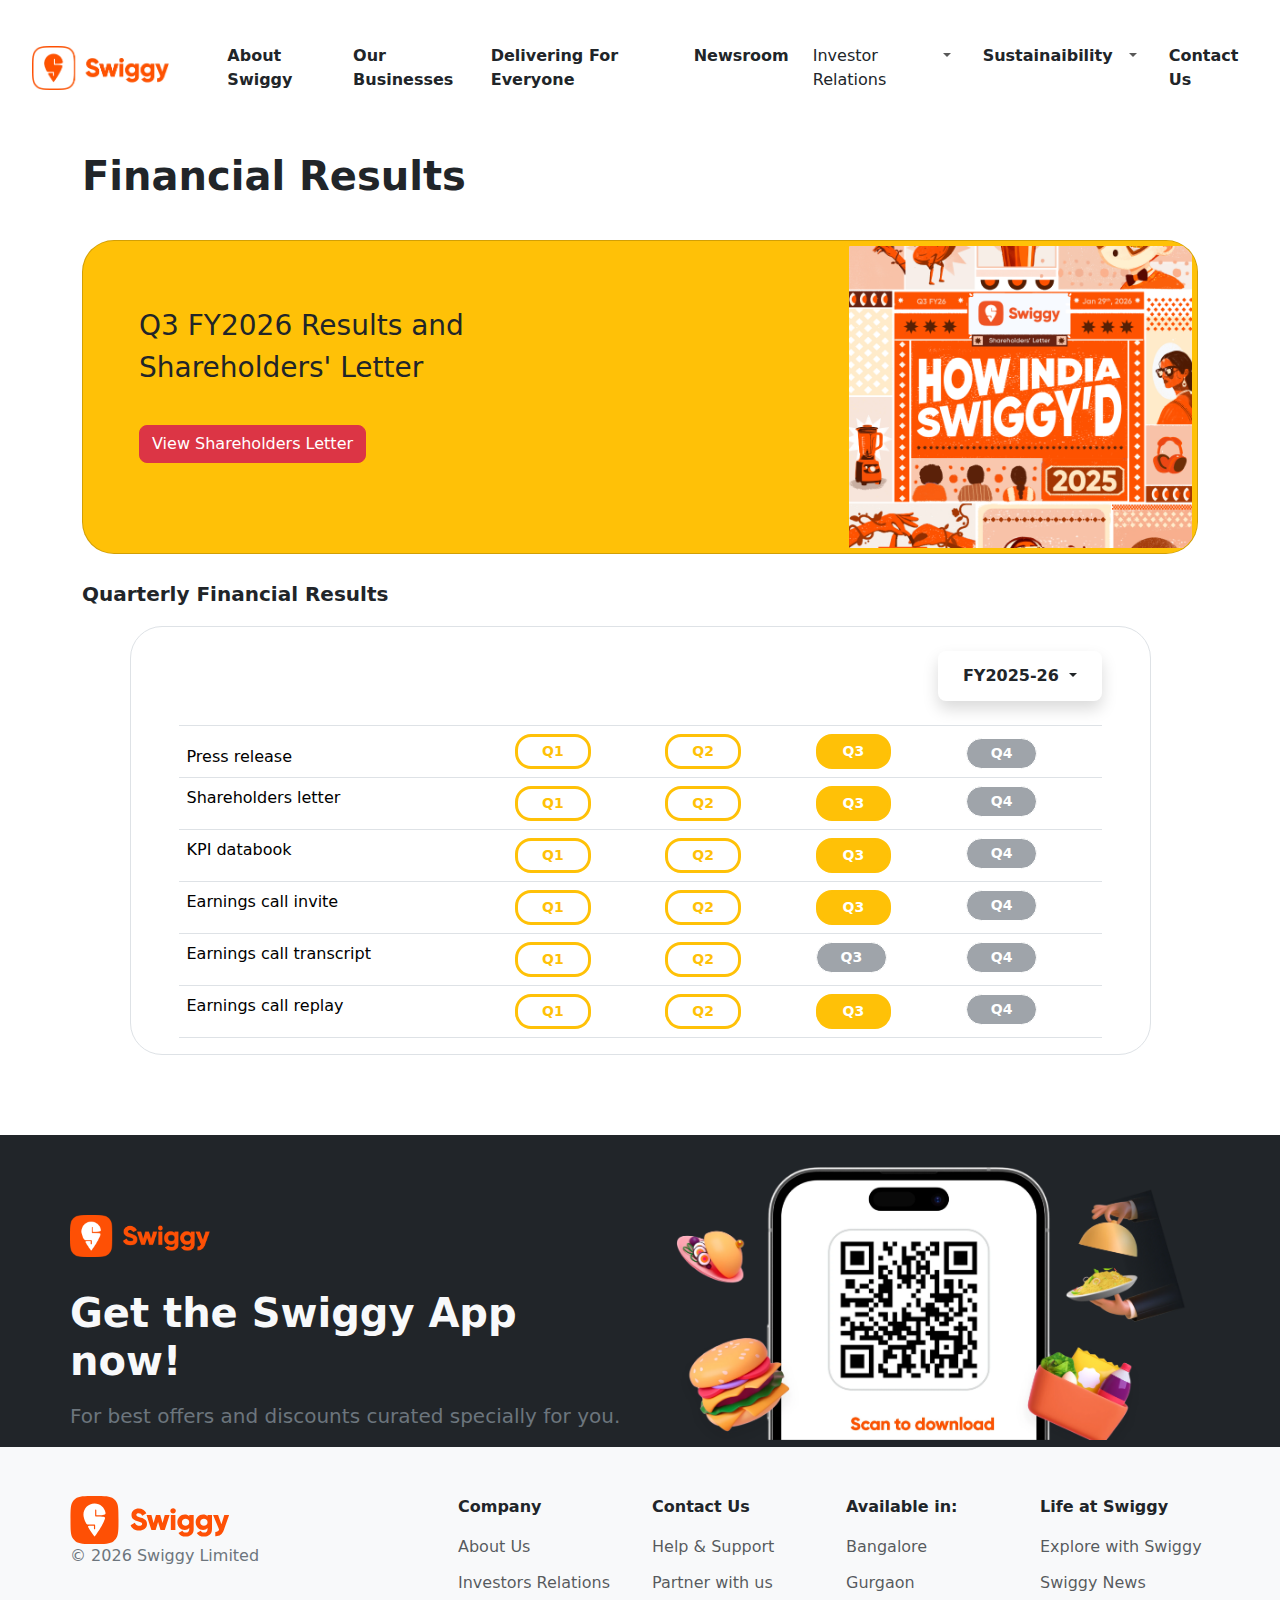
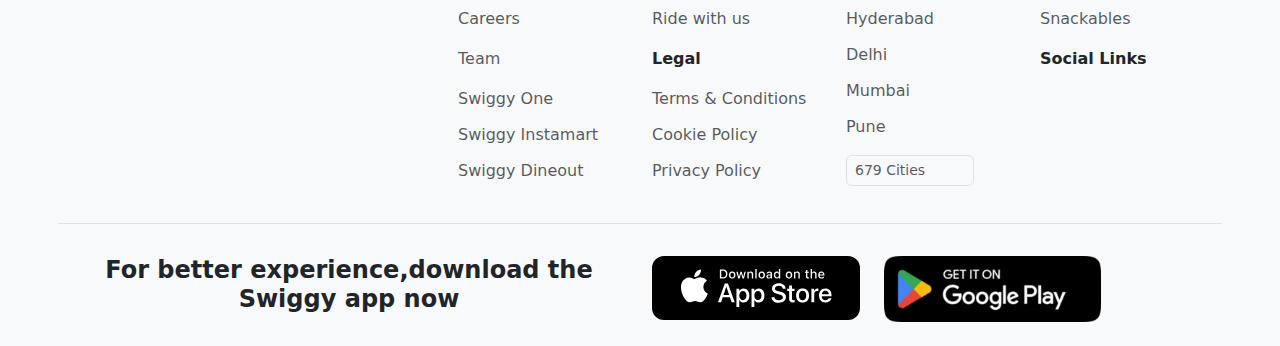
<file: financial.html>
<!DOCTYPE html>
<html>

<head>
    <title>fianancial results</title>

    <!--meta-link-->

    <meta name="viewport" content="width=device-width, initial-scale=1">

    <!-- Bootstrap-link-->


    <link href="https://cdn.jsdelivr.net/npm/bootstrap@5.3.3/dist/css/bootstrap.min.css" rel="stylesheet">

    <script src="https://cdn.jsdelivr.net/npm/bootstrap@5.3.3/dist/js/bootstrap.bundle.min.js"></script>

    <!--font-awsome-link-->


    <link rel="stylesheet" href="https://cdnjs.cloudflare.com/ajax/libs/font-awesome/6.5.1/css/all.min.css"
        integrity="sha512-DTOQO9RWCH3ppGqcWaEA1BIZOC6xxalwEsw9c2QQeAIftl+Vegovlnee1c9QX4TctnWMn13TZye+giMm8e2LwA=="
        crossorigin="anonymous" referrerpolicy="no-referrer" />

</head>

<body>

    <!--header-section-start-->
    <header>
        <nav class="navbar navbar-expand-lg bg-white py-3 position-fixed top-0 z-2 w-100">
            <div class="container-fluid ps-xl-4">
                <div class="row align-items-lg-center justify-content-between w-100 py-1 ">
                    <div class="col-md-2 col-4">
                        <a class="navbar-brand ps-xl-2" href="index.html"><img src="image/first.webp" alt="Swiggy Logo"
                                class="img-fluid w-75"></a>
                    </div>
                    <div class="col-md-10 col-8 text-end m-0 p-0">
                        <button class="navbar-toggler border-0 m-0 p-0" type="button" data-bs-toggle="collapse"
                            data-bs-target="#navbarSupportedContent" aria-controls="navbarSupportedContent"
                            aria-expanded="false" aria-label="Toggle navigation">
                            <span class="navbar-toggler-icon"></span>
                        </button>
                        <div class="collapse navbar-collapse" id="navbarSupportedContent">
                            <ul class="navbar-nav  d-flex py-3 justify-content-lg-end text-start w-100 gap-2">
                                <li class="nav-item">
                                    <a class="nav-link text-dark  fw-semibold" aria-current="page" href="index.html">About
                                        Swiggy</a>
                                </li>
                                <li class="nav-item">
                                    <a class="nav-link text-dark fw-semibold" href="business.html">Our Businesses</a>
                                </li>

                                <li class="nav-item">
                                    <a class="nav-link text-dark  fw-semibold " href="delivary.html"> Delivering For Everyone</a>
                                </li>
                                <li class="nav-item">
                                    <a href="newsroom..html" class="nav-link text-dark fw-semibold "> Newsroom</a>
                                </li>
                                <li class="nav-item dropdown d-flex pe-2">
                                    <a href="investor.html" class="text-decoration-none nav-link text-dark fw-medium">Investor Relations</a>
                                    <a class="nav-link  dropdown-toggle  f" data-bs-toggle="dropdown"
                                        href="#" role="button" aria-expanded="false"></a>
                                    <ul class="dropdown-menu rounded-0  border-0 ps-lg-2">
                                        <li class="pb-md-3"><a class="dropdown-item fw-medium" href="financial.html">Financial
                                                Results</a></li>
                                        <li class="pb-md-3"><a class="dropdown-item fw-medium 
                                        " href="report.html">Reports and Publications</a>
                                        </li>
                                        <li class="pb-md-3"><a class=" fw-medium dropdown-item " href="corporate.html">Corporate
                                                Governance</a></li>

                                        <li class="pb-md-3"><a class="dropdown-item fw-medium" href="analyst.html">Analyst
                                                Coverage</a></li>
                                        <li class="pb-2"><a class="dropdown-item fw-medium text-nowrap-md text-wrap "
                                                href="disclosure.html">Disclosures Under
                                                SEBI
                                                LODR</a></li>
                                    </ul>
                                </li>
                                <li class="nav-item dropdown d-flex pe-2">
                                     <a href="sustainability.html" class="text-decoration-none nav-link text-dark fw-semibold">Sustainaibility</a>
                                    <a class="nav-link  dropdown-toggle  " data-bs-toggle="dropdown"
                                        href="#" role="button" aria-expanded="false"></a>
                                    <ul class="dropdown-menu rounded-0 w-50 ps-lg-2 border-0">
                                        <li class="pb-md-2"><a class=" fw-medium dropdown-item" href="sustainability.html">Overview</a>
                                        </li>
                                        <li class="pb-md-2"><a class="fw-medium dropdown-item" href="climate.html">Climate</a></li>
                                        <li class="pb-md-2"><a class="dropdown-item fw-medium" href="community.html">Community</a>
                                        </li>

                                        <li><a class="dropdown-item fw-medium" href="concience.html">Concience</a></li>

                                    </ul>
                                </li>
                                <li class="nav-item">
                                    <a href="contact.html" class="nav-link text-dark fw-semibold "> Contact Us</a>
                                </li>

                            </ul>
                        </div>
                    </div>
                </div>
            </div>
        </nav>
    </header>

    <!--header-section-end-->

    <!--section-first-start-->

    <section class="first py-5 mt-lg-5 mb-md-4">
        <div class="container">
            <div class="pt-md-5 pt-4">
                <h1 class="fw-bold pt-2 pb-4">Financial Results</h1>
            </div>

            <div class="card mb-4 bg-warning rounded-5 overflow-hidden mt-md-3 ps-2 pb-md-0 pb-4">
                <div class="row gy-3 flex-md-row flex-column-reverse">

                    <div class="col-md-8">
                        <div class="card-body p-md-5 p-2">
                            <h3 class="card-title pt-md-3 pe-md-5 me-md-5 pb-1"><span class="pe-md-5 me-md-5 d-block lh-base">Q3 FY2026
                                    Results and Shareholders' Letter</span></h3>
                            <button class="btn btn-danger text-white mt-md-4 mt-3 fw-medium rounded-3">View Shareholders Letter
                            </button>

                        </div>
                    </div>
                    <div class="col-md-4">
                        <div class=""><img src="image/eightythree.png" class="img-fluid rounded-start border border-5 border-warning"
                            alt="..."></div>
                    </div>
                </div>
            </div>

            <div>
                <h5 class="fw-bold pt-1 pb-2">Quarterly Financial Results</h5>
                <div class="row  justify-content-center pt-1">
                    <div class="col-11 ">
                        <div class="border rounded-5 pt-4 px-md-5 px-1 mb-2">
                            <div class="dropdown text-end">
                                <button class="btn rounded-3 shadow py-1 px-4 fw-bold  dropdown-toggle" type="button"
                                    data-bs-toggle="dropdown" aria-expanded="false">
                                    <span class="py-2 d-inline-block">FY2025-26</span>
                                </button>
                                <ul class="dropdown-menu border-0 shadow text-center rounded-4">
                                    <li class="pb-3"><a class="dropdown-item fw-medium" href="#">FY2025-26</a></li>
                                    <li><a class="dropdown-item fw-medium" href="#">FY2024-25</a></li>

                                </ul>
                            </div>


                            <div class="table-responsive">
                            <table class="table mt-4">
                                <thead>
                                    <tr class="border-top">
                                        <th scope="col"><p class="m-0 p-0 fw-normal">Press release</p></th>
                                        <th scope="col"> <button
                                                class="btn text-warning px-4 btn-sm rounded-4 border border-3 fw-semibold border-warning">Q1</button>
                                        </th>
                                        <th scope="col"> <button
                                                class="btn text-warning px-4 btn-sm rounded-4 border border-3 border-warning fw-semibold">Q2</button>
                                        </th>
                                        <th scope="col"> <button
                                                class="btn text-white bg-warning px-4 btn-sm rounded-4 border border-3 border-warning fw-semibold">Q3</button>
                                        </th>
                                        <th scope="col"><button
                                                class="btn text-white bg-secondary px-4 btn-sm rounded-4 disabled fw-semibold">Q4</button>
                                        </th>
                                    </tr>
                                </thead>
                                <tbody>
                                    <tr>
                                        <th scope="row"><p class="fw-normal m-0 p-0">Shareholders letter</p></th>
                                        <td><button
                                                class="btn text-warning px-4 btn-sm rounded-4 border border-3 fw-semibold border-warning">Q1</button>
                                        </td>
                                        <td><button
                                                class="btn text-warning px-4 btn-sm rounded-4 border border-3 border-warning fw-semibold">Q2</button>
                                        </td>
                                        <td> <button
                                                class="btn text-white bg-warning px-4 btn-sm rounded-4 border border-3 border-warning fw-semibold">Q3</button>
                                        </td>
                                        <td><button
                                                class="btn text-white bg-secondary px-4 btn-sm rounded-4 disabled fw-semibold">Q4</button>
                                        </td>
                                    </tr>
                                    <tr>
                                        <th scope="row"><p class="m-0 fw-normal">KPI databook</p></th>
                                        <td><button
                                                class="btn text-warning px-4 btn-sm rounded-4 border border-3 fw-semibold border-warning">Q1</button>
                                        </td>
                                        <td><button
                                                class="btn text-warning px-4 btn-sm rounded-4 border border-3 border-warning fw-semibold">Q2</button>
                                        </td>
                                        <td> <button
                                                class="btn text-white bg-warning px-4 btn-sm rounded-4 border border-3 border-warning fw-semibold">Q3</button>
                                        </td>
                                        <td><button
                                                class="btn text-white bg-secondary px-4 btn-sm rounded-4 disabled fw-semibold">Q4</button>
                                        </td>
                                    </tr>
                                    <tr>
                                        <th scope="row"><p class="m-0 p-0 fw-normal">Earnings call invite</p></th>
                                        <td><button
                                                class="btn text-warning px-4 btn-sm rounded-4 border border-3 fw-semibold border-warning">Q1</button>
                                        </td>
                                        <td><button
                                                class="btn text-warning px-4 btn-sm rounded-4 border border-3 border-warning fw-semibold">Q2</button>
                                        </td>
                                        <td> <button
                                                class="btn text-white bg-warning px-4 btn-sm rounded-4 border border-3 border-warning fw-semibold">Q3</button>
                                        </td>
                                        <td><button
                                                class="btn text-white bg-secondary px-4 btn-sm rounded-4 disabled fw-semibold">Q4</button>
                                        </td>
                                    </tr>
                                    <tr>
                                        <th scope="row "><p class="m-0 p-0 fw-normal">Earnings call transcript</p></th>
                                        <td><button
                                                class="btn text-warning px-4 btn-sm rounded-4 border border-3 fw-semibold border-warning">Q1</button>
                                        </td>
                                        <td><button
                                                class="btn text-warning px-4 btn-sm rounded-4 border border-3 border-warning fw-semibold">Q2</button>
                                        </td>
                                        <td><button
                                                class="btn text-white bg-secondary px-4 btn-sm rounded-4 disabled fw-semibold">Q3</button>
                                        </td>
                                        <td><button
                                                class="btn text-white bg-secondary px-4 btn-sm rounded-4 disabled fw-semibold">Q4</button>
                                        </td>
                                    </tr>
                                    <tr>
                                        <th scope="row"><p class="fw-normal m-0">Earnings call replay</p></th>
                                        <td><button
                                                class="btn text-warning px-4 btn-sm rounded-4 border border-3 fw-semibold border-warning">Q1</button>
                                        </td>
                                        <td><button
                                                class="btn text-warning px-4 btn-sm rounded-4 border border-3 border-warning fw-semibold">Q2</button>
                                        </td>
                                        <td> <button
                                                class="btn text-white bg-warning px-4 btn-sm rounded-4 border border-3 border-warning fw-semibold">Q3</button>
                                        </td>
                                        <td><button
                                                class="btn text-white bg-secondary px-4 btn-sm rounded-4 disabled fw-semibold">Q4</button>
                                        </td>
                                    </tr>
                                </tbody>
                            </table>
                            </div>
                        </div>
                    </div>
                </div>
            </div>
        </div>
    </section>

    <!--section-first-end-->

    <!--section-second-start-->

     <section class="seven pt-md-2 bg-dark ">
        <div class="container px-xl-0 pt-4">

            <div class="row gy-3">
                <div class="col-lg-6 pt-lg-5">
                    <div class="pb-2">
                        <img src="image/thirty.png" class="img-fluid  w-25  d-block">
                    </div>
                    <div>
                        <h1 class="text-light fw-bold pt-4">Get the Swiggy App now!</h1>
                        <p class="text-secondary fw-normal pt-2 fs-5">For best offers and discounts curated
                            specially for you.</p>
                    </div>
                </div>
                <div class="col-lg-6">
                    <div>
                        <img src="image/thrityone.webp" class="img-fluid px-lg-4 ">
                    </div>
                </div>

            </div>

        </div>
    </section>

    <!--section-second-end-->

     <!--footer-section-start-->

    <footer>

        <section class="bg-light  pb-4 pt-4 ">
            <div class="container px-lg-0">

                <div class="row   pt-4 gy-3">
                    <div class="col-md-4   ">
                        <a href="#" class="text-decoration-none">
                            <div>
                                <svg xmlns="http://www.w3.org/2000/svg" width="160" height="49" fill="none">
                                    <g filter="url(#filter0_b_674_19294)">
                                        <path fill="#FE5005"
                                            d="M69.097 35.543c-2.126 0-3.916-.456-5.376-1.368-1.459-.932-2.5-2.228-3.13-3.888l4.191-2.43c.85 1.964 2.338 2.948 4.464 2.948 1.925 0 2.885-.576 2.885-1.733 0-.648-.312-1.133-.94-1.459-.649-.384-1.8-.802-3.462-1.243-1.699-.466-3.139-1.133-4.31-2.002-1.296-1.051-1.944-2.539-1.944-4.464 0-1.925.696-3.533 2.093-4.704 1.416-1.176 3.096-1.761 5.04-1.761 1.742 0 3.278.412 4.613 1.243 1.334.811 2.39 1.992 3.158 3.552l-4.1 2.4c-.767-1.642-1.991-2.458-3.671-2.458-.71 0-1.267.154-1.67.456-.404.303-.61.687-.61 1.152 0 .504.245.96.73 1.368.527.403 1.56.83 3.095 1.277l1.973.638c.504.164 1.095.437 1.762.821.73.365 1.277.759 1.641 1.186.97 1.051 1.46 2.366 1.46 3.945 0 2.002-.73 3.605-2.184 4.796-1.46 1.152-3.36 1.732-5.708 1.732v-.004Zm23.482-7.47 2.184-8.135h4.858L94.763 35.12H90.51l-2.429-8.107-2.428 8.107H81.4l-4.858-15.182H81.4l2.184 8.136 2.366-8.136h4.253l2.366 8.136h.01Zm12.432-10.262a2.594 2.594 0 0 1-1.91.788 2.72 2.72 0 0 1-1.944-.788 2.702 2.702 0 0 1-.788-1.944c0-.748.264-1.387.788-1.91.547-.547 1.195-.82 1.944-.82.748 0 1.387.273 1.91.82.547.528.821 1.162.821 1.91 0 .75-.274 1.397-.821 1.944Zm.365 17.304h-4.555V19.933h4.555v15.182Zm13.867-13.632v-1.55h4.43v14.42c0 2.39-.777 4.19-2.337 5.404-1.536 1.234-3.432 1.853-5.679 1.853-3.441 0-5.841-1.224-7.195-3.672l3.888-2.247c.711 1.277 1.863 1.916 3.461 1.916 1.094 0 1.934-.284 2.52-.85.61-.566.912-1.368.912-2.4V32.96c-1.07 1.315-2.549 1.973-4.43 1.973-2.127 0-3.908-.749-5.343-2.246-1.416-1.498-2.126-3.322-2.126-5.468 0-2.145.71-3.955 2.126-5.433 1.416-1.517 3.197-2.275 5.343-2.275 1.881 0 3.36.657 4.43 1.972Zm-6.317 8.29c.711.648 1.589.97 2.64.97 1.051 0 1.935-.322 2.64-.97.687-.629 1.032-1.478 1.032-2.549 0-1.07-.345-1.925-1.032-2.549-.71-.648-1.589-.97-2.64-.97-1.051 0-1.934.322-2.64.97-.686.63-1.032 1.479-1.032 2.55 0 1.07.346 1.924 1.032 2.548Zm24.624-8.29v-1.55h4.431v14.42c0 2.39-.778 4.19-2.338 5.404-1.536 1.234-3.432 1.853-5.678 1.853-3.442 0-5.842-1.224-7.196-3.672l3.888-2.247c.711 1.277 1.863 1.916 3.461 1.916 1.095 0 1.935-.284 2.52-.85.61-.566.912-1.368.912-2.4V32.96c-1.07 1.315-2.549 1.973-4.43 1.973-2.127 0-3.907-.749-5.343-2.246-1.416-1.498-2.126-3.322-2.126-5.468 0-2.145.71-3.955 2.126-5.433 1.416-1.517 3.197-2.275 5.343-2.275 1.881 0 3.36.657 4.43 1.972Zm-6.317 8.29c.711.648 1.589.97 2.64.97 1.052 0 1.935-.322 2.64-.97.687-.629 1.032-1.478 1.032-2.549 0-1.07-.345-1.925-1.032-2.549-.71-.648-1.588-.97-2.64-.97-1.051 0-1.934.322-2.64.97-.686.63-1.032 1.479-1.032 2.55 0 1.07.346 1.924 1.032 2.548Zm20.194-.547 2.856-9.293h4.858l-5.194 14.726c-.85 2.367-1.973 4.07-3.37 5.103-1.377 1.051-3.139 1.526-5.284 1.425v-4.252c1.051 0 1.862-.192 2.428-.576.567-.365 1.023-1.013 1.368-1.944l-6.043-14.482h5.011l3.37 9.293ZM.5 24.94C.5 14.566.5 9.382 3.298 5.845a12.87 12.87 0 0 1 2.108-2.107C8.938.939 14.127.939 24.5.939c10.373 0 15.557 0 19.094 2.799a12.87 12.87 0 0 1 2.108 2.107C48.5 9.378 48.5 14.567 48.5 24.94c0 10.373 0 15.557-2.798 19.095a12.873 12.873 0 0 1-2.108 2.107C40.062 48.94 34.873 48.94 24.5 48.94c-10.373 0-15.557 0-19.094-2.799a12.873 12.873 0 0 1-2.108-2.107C.5 40.5.5 35.312.5 24.939Z">
                                        </path>
                                        <path fill="#fff" fill-rule="evenodd"
                                            d="M26.314 19.967v-4.973a.588.588 0 0 0-.586-.586.588.588 0 0 0-.585.586v5.841c0 .332.268.596.595.596h.571c8.3 0 9.163.432 8.645 2.184-.024.086-.053.168-.082.259a.788.788 0 0 1-.014.053c-2.18 6.57-8.074 14.793-9.816 17.145a.611.611 0 0 1-.984 0c-1.051-1.42-3.624-4.992-5.971-9.043-.159-.37-.235-1.234 2.37-1.234h3.188c.178 0 .322.144.322.322v2.573c0 .307.225.59.533.614a.584.584 0 0 0 .465-.173.561.561 0 0 0 .173-.412v-3.49a.608.608 0 0 0-.605-.605h-6.442c-1.123 0-1.804-.96-2.25-1.833-1.402-2.938-2.405-5.837-2.405-8.122 0-5.851 4.665-11.117 11.107-11.117 5.736 0 10.08 4.171 10.963 9.216.005.043.038.235.043.274.23 2.477-6.23 2.193-8.947 2.208a.286.286 0 0 1-.288-.288v.005Z"
                                            clip-rule="evenodd"></path>
                                    </g>
                                    <defs></defs>
                                </svg>

                            </div>
                        </a>
                        <div>
                            <p class="text-secondary fw-medium">© 2026 Swiggy Limited</p>
                        </div>
                    </div>
                    <div class="col-lg-2 col-md-4 col-sm-6">
                        <div>
                            <p class="fw-bold text-dark">Company</p>
                            <ul class="list-unstyled">
                                <li class=""><a href="#" class="text-decoration-none text-muted fw-normal">About Us</a>
                                </li>
                                <li class="pt-1"><a href="#"
                                        class="text-decoration-none text-muted fw-normal d-block pt-2">Investors
                                        Relations</a>
                                </li>
                                <li class="pt-1"><a href="#"
                                        class="text-decoration-none text-muted fw-normal  pt-2 d-block">Careers</a></li>
                                <li class="pt-2"><a href="#"
                                        class="text-decoration-none text-muted fw-normal  pt-2 d-block">Team</a></li>
                                <li class="pt-2"><a href="#"
                                        class="text-decoration-none text-muted fw-normal  d-block pt-2">Swiggy One</a>
                                </li>
                                <li class="pt-1"><a href="#"
                                        class="text-decoration-none text-muted fw-normal d-block pt-2">Swiggy
                                        Instamart</a></li>
                                <li class="pt-1"><a href="#"
                                        class="text-decoration-none text-muted fw-normal d-block pt-2">Swiggy
                                        Dineout</a></li>

                            </ul>
                        </div>
                    </div>
                    <div class="col-lg-2 col-md-4 col-sm-6">

                        <div>
                            <p class="fw-bold text-dark">Contact Us</p>
                            <ul class="list-unstyled">
                                <li><a href="#" class="text-decoration-none text-muted fw-normal d-block ">Help &
                                        Support</a></li>
                                <li class="pt-1"><a href="#"
                                        class="text-decoration-none text-muted fw-normal  d-block pt-2">Partner with
                                        us</a></li>
                                <li class="pt-1"><a href="#"
                                        class="text-decoration-none text-muted fw-normal  d-block pt-2">Ride
                                        with us</a>
                                </li>
                            </ul>
                        </div>
                        <div class="">
                            <p class="fw-bold text-dark ">Legal</p>
                            <ul class="list-unstyled ">
                                <li><a href="#" class="text-decoration-none text-muted fw-normal d-block ">Terms &
                                        Conditions</a></li>
                                <li class="pt-1"><a href="#"
                                        class="text-decoration-none text-muted fw-normal d-block pt-2">Cookie Policy</a>
                                </li>
                                <li class="pt-1"><a href="#"
                                        class="text-decoration-none text-muted fw-normal d-block pt-2">Privacy
                                        Policy</a></li>

                            </ul>
                        </div>

                    </div>
                    <div class="col-lg-2 col-md-4 col-sm-6">
                        <div>
                            <p class="fw-bold text-dark">Available in:</p>
                            <ul class="list-unstyled">
                                <li class=""><a href="#"
                                        class="text-decoration-none text-muted fw-normal ">Bangalore</a>
                                </li>
                                <li class="pt-1"><a href="#"
                                        class="text-decoration-none text-muted fw-normal  d-block pt-2">Gurgaon</a></li>
                                <li class="pt-1"><a href="#"
                                        class="text-decoration-none text-muted fw-normal pt-2 d-block">Hyderabad</a>
                                </li>
                                <li class="pt-1"><a href="#"
                                        class="text-decoration-none text-muted fw-normal  pt-2 d-block">Delhi</a></li>
                                <li class="pt-1"><a href="#"
                                        class="text-decoration-none text-muted fw-normal  d-block pt-2">Mumbai</a></li>
                                <li class="pt-1"><a href="#"
                                        class="text-decoration-none text-muted fw-normal d-block pt-2">Pune</a></li>

                            </ul>
                            <div>
                                <button class="btn btn-sm rounded-2 border pe-5 text-muted fw-normal ">679
                                    Cities</button>
                            </div>

                        </div>
                    </div>
                    <div class="col-lg-2 col-md-4 col-sm-6">

                        <div>
                            <p class="fw-bold text-dark">Life at Swiggy</p>
                            <ul class="list-unstyled">
                                <li class=""><a href="#" class="text-decoration-none text-muted fw-normal ">Explore
                                        with Swiggy</a>
                                </li>
                                <li class="pt-1"><a href="#"
                                        class="text-decoration-none text-muted fw-normal  d-block pt-2">Swiggy
                                        News</a></li>
                                <li class="pt-1"><a href="#"
                                        class="text-decoration-none text-muted fw-normal pt-2 d-block">Snackables</a>
                                </li>

                            </ul>
                            <div>
                                <p class="text-dark fw-bold ">Social Links</p>
                                <div>
                                    <a href="#" class="text-decoration-none"> <i class="fa-brands fa-linkedin pe-3 text-muted"></i></a>
                                   <a href="#" class="text-decoration-none"> <i class="fa-brands fa-instagram pe-3 text-muted"></i></a>
                                    <a href="#" class="text-decoration-none"><i class="fa-brands fa-facebook-f pe-3 text-muted"></i></a>
                                    <a href="#" class="text-decoration-none"> <i class="fa-brands fa-pinterest pe-3 text-muted"></i></a>
                                    <a href="#" class="text-decoration-none"> <i class="fa-brands fa-x-twitter text-muted"></i></a>
                                </div>
                            </div>
                        </div>




                    </div>
                </div>
                <div class="row border-top border-1  align-items-center pt-2 gy-4 mt-4 ">
                    <div class="col-lg-6   ">
                        <h5 class="fw-bold text-dark text-lg-center fs-4">For better experience,download the Swiggy app now</h5>
                    </div>
                    <div class="col-lg-6">
                        <div class="d-flex gap-2">
                            <div class=" ">
                                <a href="#" class="text-decoration-none"><img src="image/rate.svg"
                                        class="img-fluid " alt="..."></a>
                            </div>
                            <div class="   ">
                                <a href="#" class="text-decoration-none"> <img src="image/thrityfour.webp"
                                        class="img-fluid w-75 px-3" alt="..."></a>
                            </div>
                        </div>
                    </div>
                </div>

            </div>
        </section>
    </footer>
    <!--footer-section-end-->

</body>

</html>
</file>
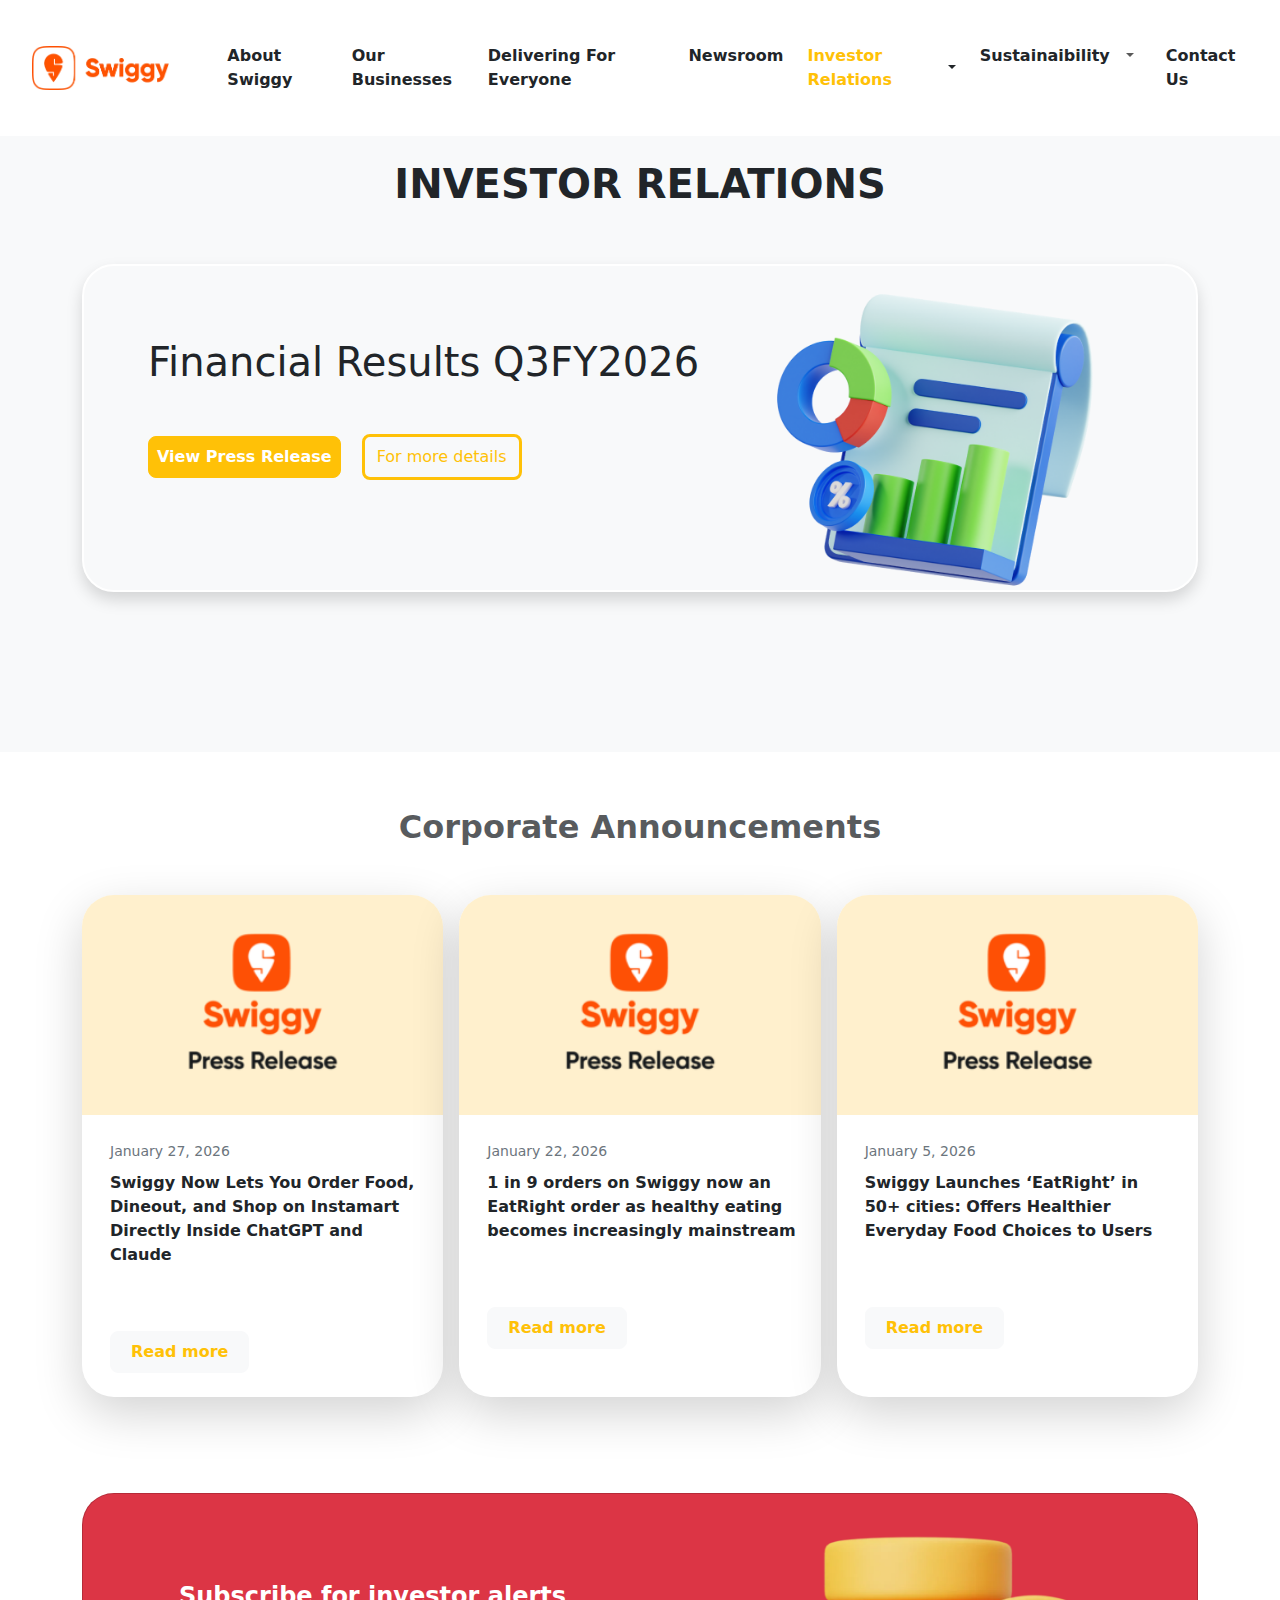
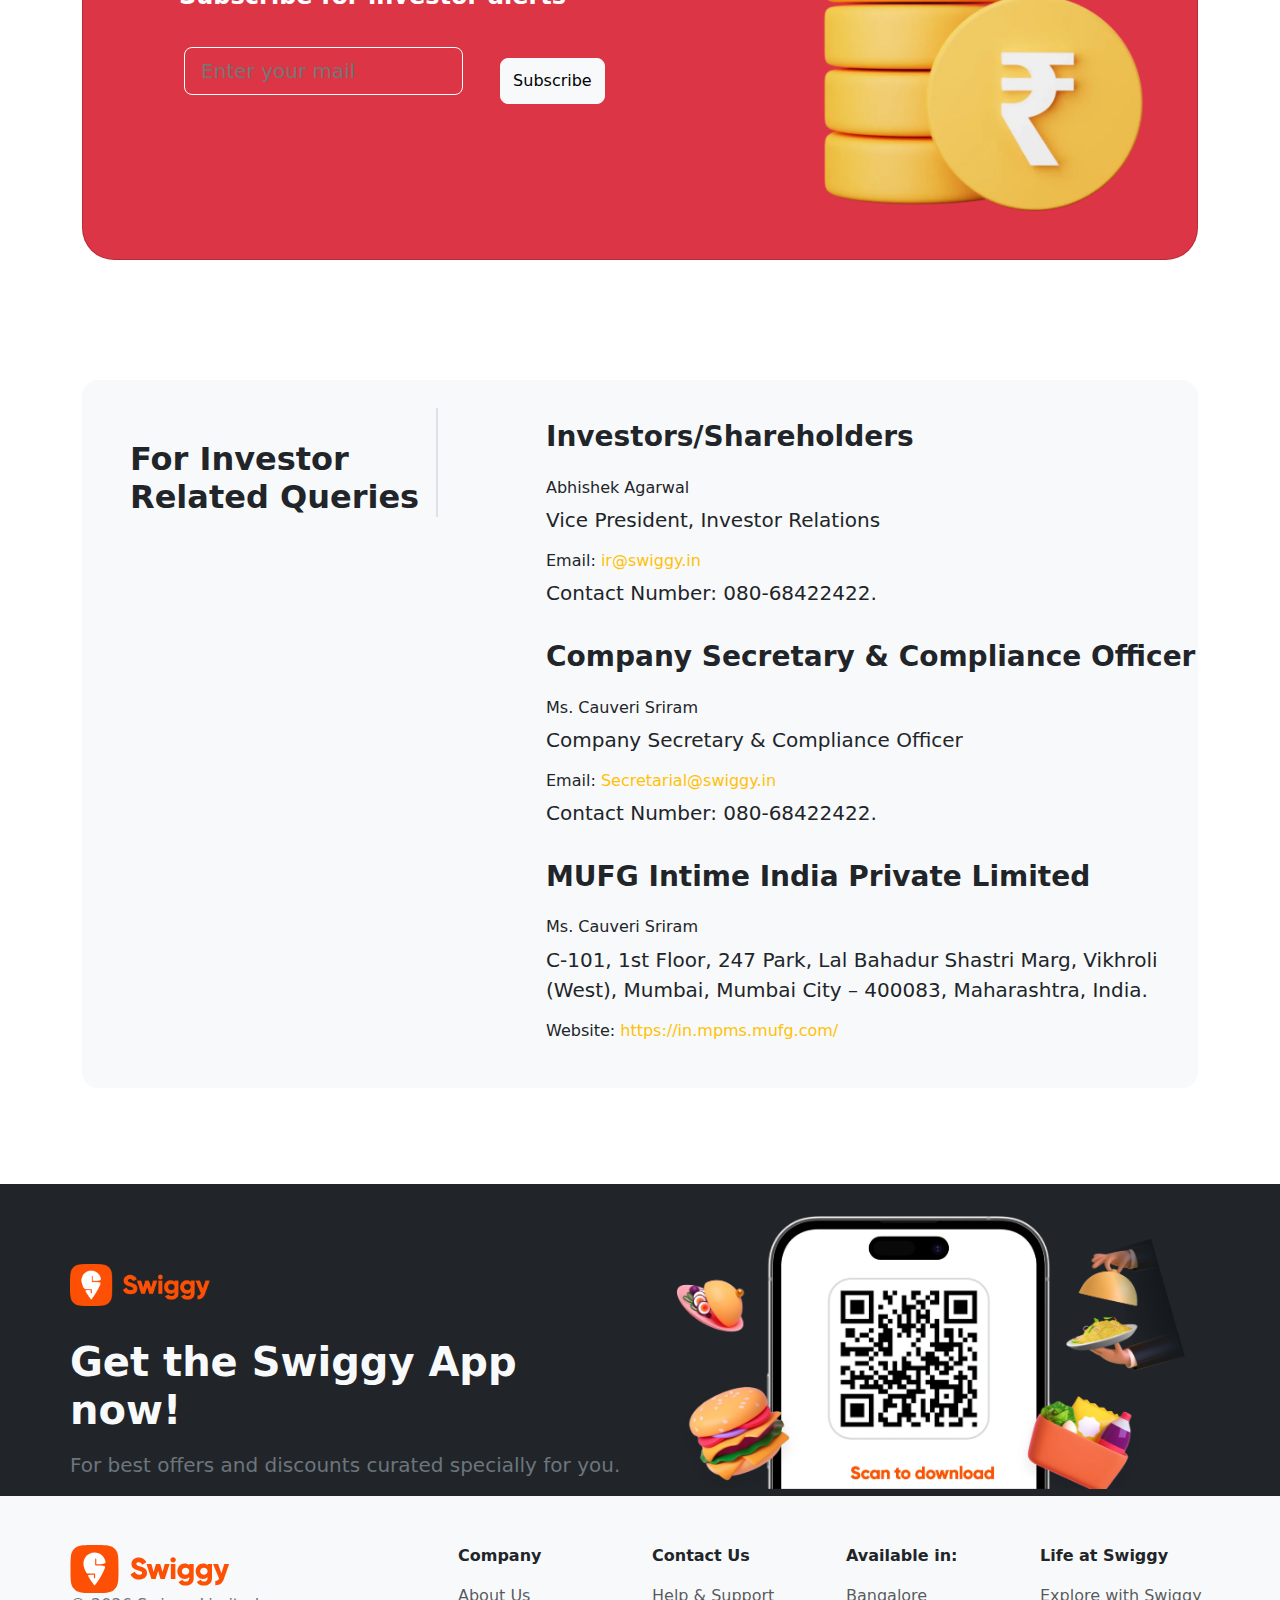
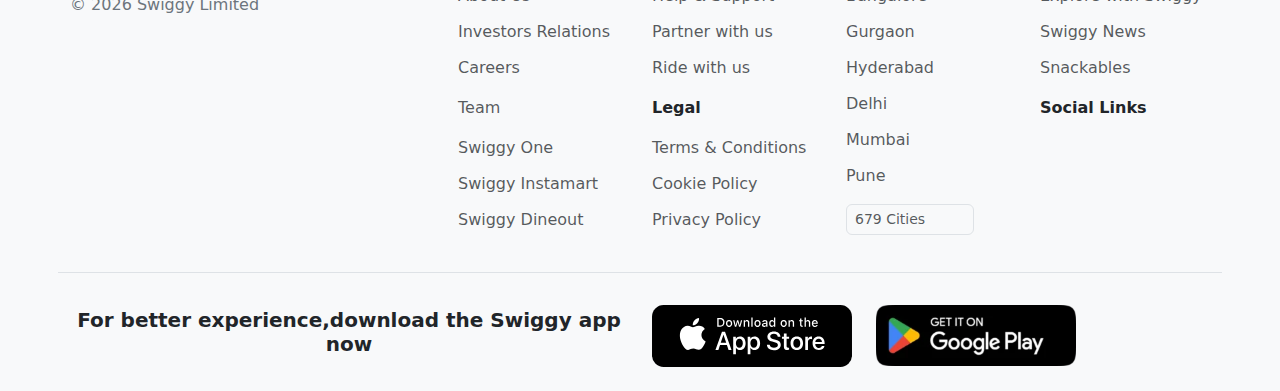
<file: investor.html>
<!Doctype html>
<htmL>

<head>
    <title>investors Relation</title>



    <!--meta-link-->

    <meta name="viewport" content="width=device-width, initial-scale=1">

    <!-- Bootstrap-link-->


    <link href="https://cdn.jsdelivr.net/npm/bootstrap@5.3.3/dist/css/bootstrap.min.css" rel="stylesheet">

    <script src="https://cdn.jsdelivr.net/npm/bootstrap@5.3.3/dist/js/bootstrap.bundle.min.js"></script>

    <!--font-awsome-link-->


    <link rel="stylesheet" href="https://cdnjs.cloudflare.com/ajax/libs/font-awesome/6.5.1/css/all.min.css"
        integrity="sha512-DTOQO9RWCH3ppGqcWaEA1BIZOC6xxalwEsw9c2QQeAIftl+Vegovlnee1c9QX4TctnWMn13TZye+giMm8e2LwA=="
        crossorigin="anonymous" referrerpolicy="no-referrer" />
</head>

<body>
    <!--header-section-start-->
    <header>
        <nav class="navbar navbar-expand-lg bg-white py-3 position-fixed top-0 z-2 w-100">
            <div class="container-fluid ps-xl-4">
                <div class="row align-items-lg-center justify-content-between w-100 py-1 ">
                    <div class="col-md-2 col-4">
                        <a class="navbar-brand ps-xl-2" href="index.html"><img src="image/first.webp" alt="Swiggy Logo"
                                class="img-fluid w-75"></a>
                    </div>
                    <div class="col-md-10 col-8 text-end m-0 p-0">
                        <button class="navbar-toggler border-0 m-0 p-0" type="button" data-bs-toggle="collapse"
                            data-bs-target="#navbarSupportedContent" aria-controls="navbarSupportedContent"
                            aria-expanded="false" aria-label="Toggle navigation">
                            <span class="navbar-toggler-icon"></span>
                        </button>
                        <div class="collapse navbar-collapse" id="navbarSupportedContent">
                            <ul class="navbar-nav  d-flex py-3 justify-content-lg-end text-start w-100 gap-2">
                                <li class="nav-item">
                                    <a class="nav-link text-dark  fw-semibold" aria-current="page"
                                        href="index.html">About
                                        Swiggy</a>
                                </li>
                                <li class="nav-item">
                                    <a class="nav-link text-dark fw-semibold" href="business.html">Our Businesses</a>
                                </li>

                                <li class="nav-item">
                                    <a class="nav-link text-dark fw-semibold" href="delivary.html"> Delivering For
                                        Everyone</a>
                                </li>
                                <li class="nav-item">
                                    <a class="nav-link text-dark fw-semibold" href="newsroom..html"> Newsroom</a>
                                </li>
                                <li class="nav-item dropdown d-flex  align-items-center pe-2">
                                   <a href="investor.html" class="text-decoration-none  text-warning active  fw-semibold nav-link ">Investor Relations</a>
                                    <a class="  dropdown-toggle text-dark" data-bs-toggle="dropdown"
                                        href="#" role="button" aria-expanded="false"></a>
                                    
                                    <ul class="dropdown-menu rounded-0  border-0 ps-lg-2">
                                        <li class="pb-md-3"><a class="dropdown-item fw-medium"
                                                href="financial.html">Financial
                                                Results</a></li>
                                        <li class="pb-md-3"><a class="dropdown-item fw-medium 
                                        " href="report.html">Reports and Publications</a>
                                        </li>
                                        <li class="pb-md-3"><a class=" fw-medium dropdown-item "
                                                href="corporate.html">Corporate
                                                Governance</a></li>

                                        <li class="pb-md-3"><a class="dropdown-item fw-medium"
                                                href="analyst.html">Analyst
                                                Coverage</a></li>
                                        <li class="pb-2"><a class="dropdown-item fw-medium text-nowrap-md text-wrap "
                                                href="disclosure.html">Disclosures Under
                                                SEBI
                                                LODR</a></li>
                                    </ul>
                                </li>
                                <li class="nav-item dropdown d-flex pe-2">
                                     <a href="sustainability.html" class="text-decoration-none nav-link text-dark fw-semibold">Sustainaibility</a>
                                    <a class="nav-link  dropdown-toggle  " data-bs-toggle="dropdown"
                                        href="#" role="button" aria-expanded="false"></a>
                                    <ul class="dropdown-menu rounded-0 w-50 ps-lg-2 border-0">
                                        <li class="pb-md-2"><a class=" fw-medium dropdown-item"
                                                href="sustainability.html">Overview</a>
                                        </li>
                                        <li class="pb-md-2"><a class="fw-medium dropdown-item"
                                                href="climate.html">Climate</a></li>
                                        <li class="pb-md-2"><a class="dropdown-item fw-medium"
                                                href="community.html">Community</a>
                                        </li>

                                        <li><a class="dropdown-item fw-medium" href="concience.html">Concience</a></li>

                                    </ul>
                                </li>
                                <li class="nav-item pe-xl-1">
                                    <a href="contact.html" class="nav-link text-dark fw-semibold "> Contact Us</a>
                                </li>

                            </ul>
                        </div>
                    </div>
                </div>
            </div>
        </nav>
    </header>

    <!--header-section-end-->

    <!--section-first-start-->

    <section class="py-md-5 py-3 mt-md-5 mt-3 bg-light">
        <div class="container">
            <div class="my-5 pt-3 pb-md-5">
                <h1 class=" fw-bold mx-auto text-center pb-md-5 pb-4">INVESTOR RELATIONS</h1>

                <div class=" pt-4 card mb-3 border border-white border-2 bg-light shadow rounded-5 px-md-5">
                    <div class="row g-0">

                        <div class="col-md-7">
                            <div class="card-body">
                                <h2 class="card-title h1 pt-md-4 mb-md-4 pb-4 mt-md-2">Financial Results Q3FY2026</h2>
                                <button
                                    class="btn btn-warning py-2 me-3 mb-lg-0 mb-3 text-white fw-semibold rounded-3 px-2">View
                                    Press Release</button>
                                <button
                                    class="btn border border-3 py-2 border-warning fw-medium rounded-3 text-warning">For
                                    more details</button>
                            </div>
                        </div>
                        <div class="col-md-5">
                            <img src="image/sixtyone.png" class="img-fluid px-5" alt="...">
                        </div>
                    </div>
                </div>
            </div>
        </div>
    </section>

    <!--section-first-end-->

    <!--section-second-start-->

    <section class="second pt-5">
        <div class="container">
            <div>
                <h2 class="text-center mx-auto fw-bold text-muted pt-2 pb-4">Corporate Announcements</h2>

            </div>
            <div class="row gx-3 gy-4 pt-3">
                <div class="col-lg-4 col-md-6">

                    <div class="card h-100 border-0 rounded-5 overflow-hidden shadow-lg">



                        <a href="#" class="text-decoration-none"><img src="image/fifty.png" height="220px"
                                class="card-img-top  object-fit-cover" alt="..."></a>

                        <div class="card-body ms-md-1 px-4 pt-4 ">
                            <span class="card-title text-secondary"><small>January 27, 2026</small></span>
                            <div class="pt-2 pb-5">
                                <a href="#" class="card-text text-decoration-none fw-semibold h6 lh-sm">Swiggy Now Lets
                                    You Order Food, Dineout, and Shop on Instamart Directly Inside ChatGPT and
                                    Claude</a>
                            </div>
                            <a href="#" class="btn btn-light py-2 mt-3 mb-2 text-warning rounded-3 fw-semibold"><span
                                    class=" d-block px-2">Read more</span></a>

                        </div>
                    </div>
                </div>
                <div class="col-lg-4 col-md-6">

                    <div class="card h-100 border-0 rounded-5 overflow-hidden shadow-lg">



                        <a href="#" class="text-decoration-none"><img src="image/fifty.png" height="220px"
                                class="card-img-top  object-fit-cover" alt="..."></a>

                        <div class="card-body ms-md-1 pt-4 px-4">
                            <span class="card-title text-secondary"><small> January 22, 2026</small></span>
                            <div class="pt-2 pb-5">
                                <a href="#" class="card-text text-decoration-none text-dark fw-semibold h6 lh-sm">1 in 9
                                    orders on Swiggy now an EatRight order as healthy eating becomes increasingly
                                    mainstream</a>
                            </div>
                            <a href="#" class="btn btn-light py-2  mt-3 mb-2 text-warning rounded-3 fw-semibold"><span
                                    class=" d-block px-2">Read more</span></a>

                        </div>
                    </div>
                </div>
                <div class="col-lg-4 col-md-6 mx-auto">

                    <div class="card h-100 border-0 rounded-5 overflow-hidden shadow-lg">



                        <a href="#" class="text-decoration-none"><img src="image/fifty.png" height="220px"
                                class="card-img-top  object-fit-cover" alt="..."></a>

                        <div class="card-body ms-md-1 px-4 pt-4">
                            <span class="card-title text-secondary"><small> January 5, 2026</small></span>
                            <div class="pt-2 pb-5">
                                <a href="#" class="card-text text-decoration-none text-dark fw-semibold h6 lh-sm">Swiggy
                                    Launches ‘EatRight’ in 50+ cities: Offers Healthier Everyday Food Choices to
                                    Users</a>
                            </div>
                            <a href="#" class="btn btn-light py-2 mt-3 mb-2 text-warning rounded-3 fw-semibold"><span
                                    class=" d-block px-2">Read more</span></a>

                        </div>
                    </div>
                </div>
            </div>
        </div>
    </section>

    <!--section-second-end-->

    <!--section-third-start-->

    <section class="third py-md-5 pt-5 mt-md-5 mb-md-2">
        <div class="container">
            <div class="card mb-3 rounded-5 bg-danger ps-md-5">
                <div class="row g-0 ">

                    <div class="col-md-7">
                        <div class="card-body ps-md-5 pt-md-5">
                            <h4 class="card-title text-white fw-bold pt-4 mt-md-3 pb-4">Subscribe for investor alerts
                            </h4>
                            <form>
                                <label for="text" class="text"></label>
                                <input type="text"
                                    class="form-control-lg rounded-3 border border-white bg-danger w-50 me-2"
                                    placeholder="Enter your mail" id="text1" required>
                                <button class="btn btn-light rounded-3 fw-medium ms-4 mt-3" type="submit"><span
                                        class="py-1 d-block">Subscribe</span></button>
                            </form>
                        </div>
                    </div>
                    <div class="col-md-5">
                        <img src="image/sixtytwo.webp" class="img-fluid px-5" alt="...">
                    </div>
                </div>
            </div>
        </div>
    </section>

    <!--section-third-end-->

    <!--section-four-start-->

    <section class="four pt-md-5 pt-4 pb-5 mb-md-5">
        <div class="container">
            <div class="bg-light rounded-4 pt-4 pb-4">
                <div class="row pb-3">
                    <div class="col-lg-4 ">
                        <div class="ps-lg-5  border-end border-2 pt-md-4 mt-1">
                            <h2 class="fw-bold ps-lg-0 ps-3 ps-md-4 ps-3 ms-lg-0 ms-md-3 pt-2">For Investor Related
                                Queries</h2>
                        </div>
                    </div>
                    <div class="col-lg-8 ps-md-5 ps-4 ">
                        <div class="ps-lg-5  pt-3">
                            <h3 class="fw-bold pb-3 ">Investors/Shareholders</h3>
                            <h6>Abhishek Agarwal</h6>
                            <p class="fs-5 fw-light">Vice President, Investor Relations</p>
                            <h6>Email:
                                <a href="#" class="text-decoration-none text-warning">ir@swiggy.in</a>
                            </h6>
                            <p class="fs-5 text-dark fw-light">Contact Number: 080-68422422.</p>
                        </div>
                        <div class="ps-lg-5 pt-3">
                            <h3 class="fw-bold pb-3">Company Secretary & Compliance Officer</h3>
                            <h6>Ms. Cauveri Sriram</h6>
                            <p class="fs-5 fw-light">Company Secretary & Compliance Officer</p>
                            <h6>Email:
                                <a href="#" class="text-decoration-none text-warning">Secretarial@swiggy.in</a>
                            </h6>
                            <p class="fs-5 text-dark fw-light">Contact Number: 080-68422422.</p>
                        </div>
                        <div class="ps-lg-5 pt-3">
                            <h3 class="fw-bold pb-3">MUFG Intime India Private Limited</h3>
                            <h6>Ms. Cauveri Sriram</h6>
                            <p class="fs-5 fw-light">C-101, 1st Floor, 247 Park, Lal Bahadur Shastri Marg, Vikhroli
                                (West), Mumbai, Mumbai City – 400083, Maharashtra, India.</p>
                            <h6>Website:
                                <a href="#" class="text-decoration-none text-warning">https://in.mpms.mufg.com/</a>
                            </h6>

                        </div>
                    </div>
                </div>
            </div>
        </div>
    </section>

    <!--section-four-end-->

    <!--section-five-start-->

    <section class="five pt-md-2 bg-dark ">
        <div class="container px-xl-0 pt-4">

            <div class="row gy-3">
                <div class="col-lg-6 pt-lg-5">
                    <div class="pb-2">
                        <img src="image/thirty.png" class="img-fluid  w-25  d-block">
                    </div>
                    <div>
                        <h1 class="text-light fw-bold pt-4">Get the Swiggy App now!</h1>
                        <p class="text-secondary fw-normal pt-2 fs-5">For best offers and discounts curated
                            specially for you.</p>
                    </div>
                </div>
                <div class="col-lg-6">
                    <div>
                        <img src="image/thrityone.webp" class="img-fluid px-lg-4 ">
                    </div>
                </div>

            </div>

        </div>
    </section>


    <!--section-five-end-->


    <!--footer-section-start-->

    <footer>
        <section class="bg-light  pb-4 pt-4  ">
            <div class="container px-lg-0">

                <div class="row   pt-4 gy-3">
                    <div class="col-md-4   ">
                        <a href="#" class="text-decoration-none">
                            <div>
                                <svg xmlns="http://www.w3.org/2000/svg" width="160" height="49" fill="none">
                                    <g filter="url(#filter0_b_674_19294)">
                                        <path fill="#FE5005"
                                            d="M69.097 35.543c-2.126 0-3.916-.456-5.376-1.368-1.459-.932-2.5-2.228-3.13-3.888l4.191-2.43c.85 1.964 2.338 2.948 4.464 2.948 1.925 0 2.885-.576 2.885-1.733 0-.648-.312-1.133-.94-1.459-.649-.384-1.8-.802-3.462-1.243-1.699-.466-3.139-1.133-4.31-2.002-1.296-1.051-1.944-2.539-1.944-4.464 0-1.925.696-3.533 2.093-4.704 1.416-1.176 3.096-1.761 5.04-1.761 1.742 0 3.278.412 4.613 1.243 1.334.811 2.39 1.992 3.158 3.552l-4.1 2.4c-.767-1.642-1.991-2.458-3.671-2.458-.71 0-1.267.154-1.67.456-.404.303-.61.687-.61 1.152 0 .504.245.96.73 1.368.527.403 1.56.83 3.095 1.277l1.973.638c.504.164 1.095.437 1.762.821.73.365 1.277.759 1.641 1.186.97 1.051 1.46 2.366 1.46 3.945 0 2.002-.73 3.605-2.184 4.796-1.46 1.152-3.36 1.732-5.708 1.732v-.004Zm23.482-7.47 2.184-8.135h4.858L94.763 35.12H90.51l-2.429-8.107-2.428 8.107H81.4l-4.858-15.182H81.4l2.184 8.136 2.366-8.136h4.253l2.366 8.136h.01Zm12.432-10.262a2.594 2.594 0 0 1-1.91.788 2.72 2.72 0 0 1-1.944-.788 2.702 2.702 0 0 1-.788-1.944c0-.748.264-1.387.788-1.91.547-.547 1.195-.82 1.944-.82.748 0 1.387.273 1.91.82.547.528.821 1.162.821 1.91 0 .75-.274 1.397-.821 1.944Zm.365 17.304h-4.555V19.933h4.555v15.182Zm13.867-13.632v-1.55h4.43v14.42c0 2.39-.777 4.19-2.337 5.404-1.536 1.234-3.432 1.853-5.679 1.853-3.441 0-5.841-1.224-7.195-3.672l3.888-2.247c.711 1.277 1.863 1.916 3.461 1.916 1.094 0 1.934-.284 2.52-.85.61-.566.912-1.368.912-2.4V32.96c-1.07 1.315-2.549 1.973-4.43 1.973-2.127 0-3.908-.749-5.343-2.246-1.416-1.498-2.126-3.322-2.126-5.468 0-2.145.71-3.955 2.126-5.433 1.416-1.517 3.197-2.275 5.343-2.275 1.881 0 3.36.657 4.43 1.972Zm-6.317 8.29c.711.648 1.589.97 2.64.97 1.051 0 1.935-.322 2.64-.97.687-.629 1.032-1.478 1.032-2.549 0-1.07-.345-1.925-1.032-2.549-.71-.648-1.589-.97-2.64-.97-1.051 0-1.934.322-2.64.97-.686.63-1.032 1.479-1.032 2.55 0 1.07.346 1.924 1.032 2.548Zm24.624-8.29v-1.55h4.431v14.42c0 2.39-.778 4.19-2.338 5.404-1.536 1.234-3.432 1.853-5.678 1.853-3.442 0-5.842-1.224-7.196-3.672l3.888-2.247c.711 1.277 1.863 1.916 3.461 1.916 1.095 0 1.935-.284 2.52-.85.61-.566.912-1.368.912-2.4V32.96c-1.07 1.315-2.549 1.973-4.43 1.973-2.127 0-3.907-.749-5.343-2.246-1.416-1.498-2.126-3.322-2.126-5.468 0-2.145.71-3.955 2.126-5.433 1.416-1.517 3.197-2.275 5.343-2.275 1.881 0 3.36.657 4.43 1.972Zm-6.317 8.29c.711.648 1.589.97 2.64.97 1.052 0 1.935-.322 2.64-.97.687-.629 1.032-1.478 1.032-2.549 0-1.07-.345-1.925-1.032-2.549-.71-.648-1.588-.97-2.64-.97-1.051 0-1.934.322-2.64.97-.686.63-1.032 1.479-1.032 2.55 0 1.07.346 1.924 1.032 2.548Zm20.194-.547 2.856-9.293h4.858l-5.194 14.726c-.85 2.367-1.973 4.07-3.37 5.103-1.377 1.051-3.139 1.526-5.284 1.425v-4.252c1.051 0 1.862-.192 2.428-.576.567-.365 1.023-1.013 1.368-1.944l-6.043-14.482h5.011l3.37 9.293ZM.5 24.94C.5 14.566.5 9.382 3.298 5.845a12.87 12.87 0 0 1 2.108-2.107C8.938.939 14.127.939 24.5.939c10.373 0 15.557 0 19.094 2.799a12.87 12.87 0 0 1 2.108 2.107C48.5 9.378 48.5 14.567 48.5 24.94c0 10.373 0 15.557-2.798 19.095a12.873 12.873 0 0 1-2.108 2.107C40.062 48.94 34.873 48.94 24.5 48.94c-10.373 0-15.557 0-19.094-2.799a12.873 12.873 0 0 1-2.108-2.107C.5 40.5.5 35.312.5 24.939Z">
                                        </path>
                                        <path fill="#fff" fill-rule="evenodd"
                                            d="M26.314 19.967v-4.973a.588.588 0 0 0-.586-.586.588.588 0 0 0-.585.586v5.841c0 .332.268.596.595.596h.571c8.3 0 9.163.432 8.645 2.184-.024.086-.053.168-.082.259a.788.788 0 0 1-.014.053c-2.18 6.57-8.074 14.793-9.816 17.145a.611.611 0 0 1-.984 0c-1.051-1.42-3.624-4.992-5.971-9.043-.159-.37-.235-1.234 2.37-1.234h3.188c.178 0 .322.144.322.322v2.573c0 .307.225.59.533.614a.584.584 0 0 0 .465-.173.561.561 0 0 0 .173-.412v-3.49a.608.608 0 0 0-.605-.605h-6.442c-1.123 0-1.804-.96-2.25-1.833-1.402-2.938-2.405-5.837-2.405-8.122 0-5.851 4.665-11.117 11.107-11.117 5.736 0 10.08 4.171 10.963 9.216.005.043.038.235.043.274.23 2.477-6.23 2.193-8.947 2.208a.286.286 0 0 1-.288-.288v.005Z"
                                            clip-rule="evenodd"></path>
                                    </g>
                                    <defs></defs>
                                </svg>

                            </div>
                        </a>
                        <div>
                            <p class="text-secondary fw-normal">© 2026 Swiggy Limited</p>
                        </div>
                    </div>
                    <div class="col-lg-2 col-md-4 col-sm-6">
                        <div>
                            <p class="fw-bold text-dark">Company</p>
                            <ul class="list-unstyled">
                                <li class=""><a href="#" class="text-decoration-none text-muted fw-normal">About Us</a>
                                </li>
                                <li class="pt-1"><a href="#"
                                        class="text-decoration-none text-muted fw-normal d-block pt-2">Investors
                                        Relations</a>
                                </li>
                                <li class="pt-1"><a href="#"
                                        class="text-decoration-none text-muted fw-normal  pt-2 d-block">Careers</a></li>
                                <li class="pt-2"><a href="#"
                                        class="text-decoration-none text-muted fw-normal  pt-2 d-block">Team</a></li>
                                <li class="pt-2"><a href="#"
                                        class="text-decoration-none text-muted fw-normal  d-block pt-2">Swiggy One</a>
                                </li>
                                <li class="pt-1"><a href="#"
                                        class="text-decoration-none text-muted fw-normal d-block pt-2">Swiggy
                                        Instamart</a></li>
                                <li class="pt-1"><a href="#"
                                        class="text-decoration-none text-muted fw-normal d-block pt-2">Swiggy
                                        Dineout</a></li>

                            </ul>
                        </div>
                    </div>
                    <div class="col-lg-2 col-md-4 col-sm-6">

                        <div>
                            <p class="fw-bold text-dark">Contact Us</p>
                            <ul class="list-unstyled">
                                <li><a href="#" class="text-decoration-none text-muted fw-normal d-block ">Help &
                                        Support</a></li>
                                <li class="pt-1"><a href="#"
                                        class="text-decoration-none text-muted fw-normal  d-block pt-2">Partner with
                                        us</a></li>
                                <li class="pt-1"><a href="#"
                                        class="text-decoration-none text-muted fw-normal  d-block pt-2">Ride
                                        with us</a>
                                </li>
                            </ul>
                        </div>
                        <div class="">
                            <p class="fw-bold text-dark ">Legal</p>
                            <ul class="list-unstyled ">
                                <li><a href="#" class="text-decoration-none text-muted fw-normal d-block ">Terms &
                                        Conditions</a></li>
                                <li class="pt-1"><a href="#"
                                        class="text-decoration-none text-muted fw-normal d-block pt-2">Cookie Policy</a>
                                </li>
                                <li class="pt-1"><a href="#"
                                        class="text-decoration-none text-muted fw-normal d-block pt-2">Privacy
                                        Policy</a></li>

                            </ul>
                        </div>

                    </div>
                    <div class="col-lg-2 col-md-4 col-sm-6">
                        <div>
                            <p class="fw-bold text-dark">Available in:</p>
                            <ul class="list-unstyled">
                                <li class=""><a href="#"
                                        class="text-decoration-none text-muted fw-normal ">Bangalore</a>
                                </li>
                                <li class="pt-1"><a href="#"
                                        class="text-decoration-none text-muted fw-normal  d-block pt-2">Gurgaon</a></li>
                                <li class="pt-1"><a href="#"
                                        class="text-decoration-none text-muted fw-normal pt-2 d-block">Hyderabad</a>
                                </li>
                                <li class="pt-1"><a href="#"
                                        class="text-decoration-none text-muted fw-normal  pt-2 d-block">Delhi</a></li>
                                <li class="pt-1"><a href="#"
                                        class="text-decoration-none text-muted fw-normal  d-block pt-2">Mumbai</a></li>
                                <li class="pt-1"><a href="#"
                                        class="text-decoration-none text-muted fw-normal d-block pt-2">Pune</a></li>

                            </ul>
                            <div>
                                <button class="btn btn-sm rounded-2 border pe-5 text-muted fw-normal ">679
                                    Cities</button>
                            </div>

                        </div>
                    </div>
                    <div class="col-lg-2 col-md-4 col-sm-6">

                        <div>
                            <p class="fw-bold text-dark">Life at Swiggy</p>
                            <ul class="list-unstyled">
                                <li class=""><a href="#" class="text-decoration-none text-muted fw-normal ">Explore
                                        with Swiggy</a>
                                </li>
                                <li class="pt-1"><a href="#"
                                        class="text-decoration-none text-muted fw-normal  d-block pt-2">Swiggy
                                        News</a></li>
                                <li class="pt-1"><a href="#"
                                        class="text-decoration-none text-muted fw-normal pt-2 d-block">Snackables</a>
                                </li>

                            </ul>
                            <div>
                                <p class="text-dark fw-bold ">Social Links</p>
                                <div>
                                    <a href="#" class="text-decoration-none"> <i
                                            class="fa-brands fa-linkedin pe-3 text-muted"></i></a>
                                    <a href="#" class="text-decoration-none"> <i
                                            class="fa-brands fa-instagram pe-3 text-muted"></i></a>
                                    <a href="#" class="text-decoration-none"><i
                                            class="fa-brands fa-facebook-f pe-3 text-muted"></i></a>
                                    <a href="#" class="text-decoration-none"> <i
                                            class="fa-brands fa-pinterest pe-3 text-muted"></i></a>
                                    <a href="#" class="text-decoration-none"> <i
                                            class="fa-brands fa-x-twitter text-muted"></i></a>
                                </div>
                            </div>
                        </div>




                    </div>
                </div>
                <div class="row border-top border-1  align-items-center pt-2 gy-4 mt-4 ">
                    <div class="col-lg-6   ">
                        <h5 class="fw-bold text-dark text-lg-center ">For better experience,download the Swiggy app now
                        </h5>
                    </div>
                    <div class="col-lg-6">
                        <div class="d-flex gap-4">
                            <div class=" ">
                                <a href="#" class="text-decoration-none"><img src="image/rate.svg" class="img-fluid "
                                        width="200px" alt="..."></a>
                            </div>
                            <div class="   ">
                                <a href="#" class="text-decoration-none"> <img src="image/thrityfour.webp" class="img-fluid "
                                        width="200px" alt="..."></a>
                            </div>
                        </div>
                    </div>
                </div>

            </div>
        </section>
    </footer>

    <!--footer-section-end-->
</body>

</htmL>
</file>
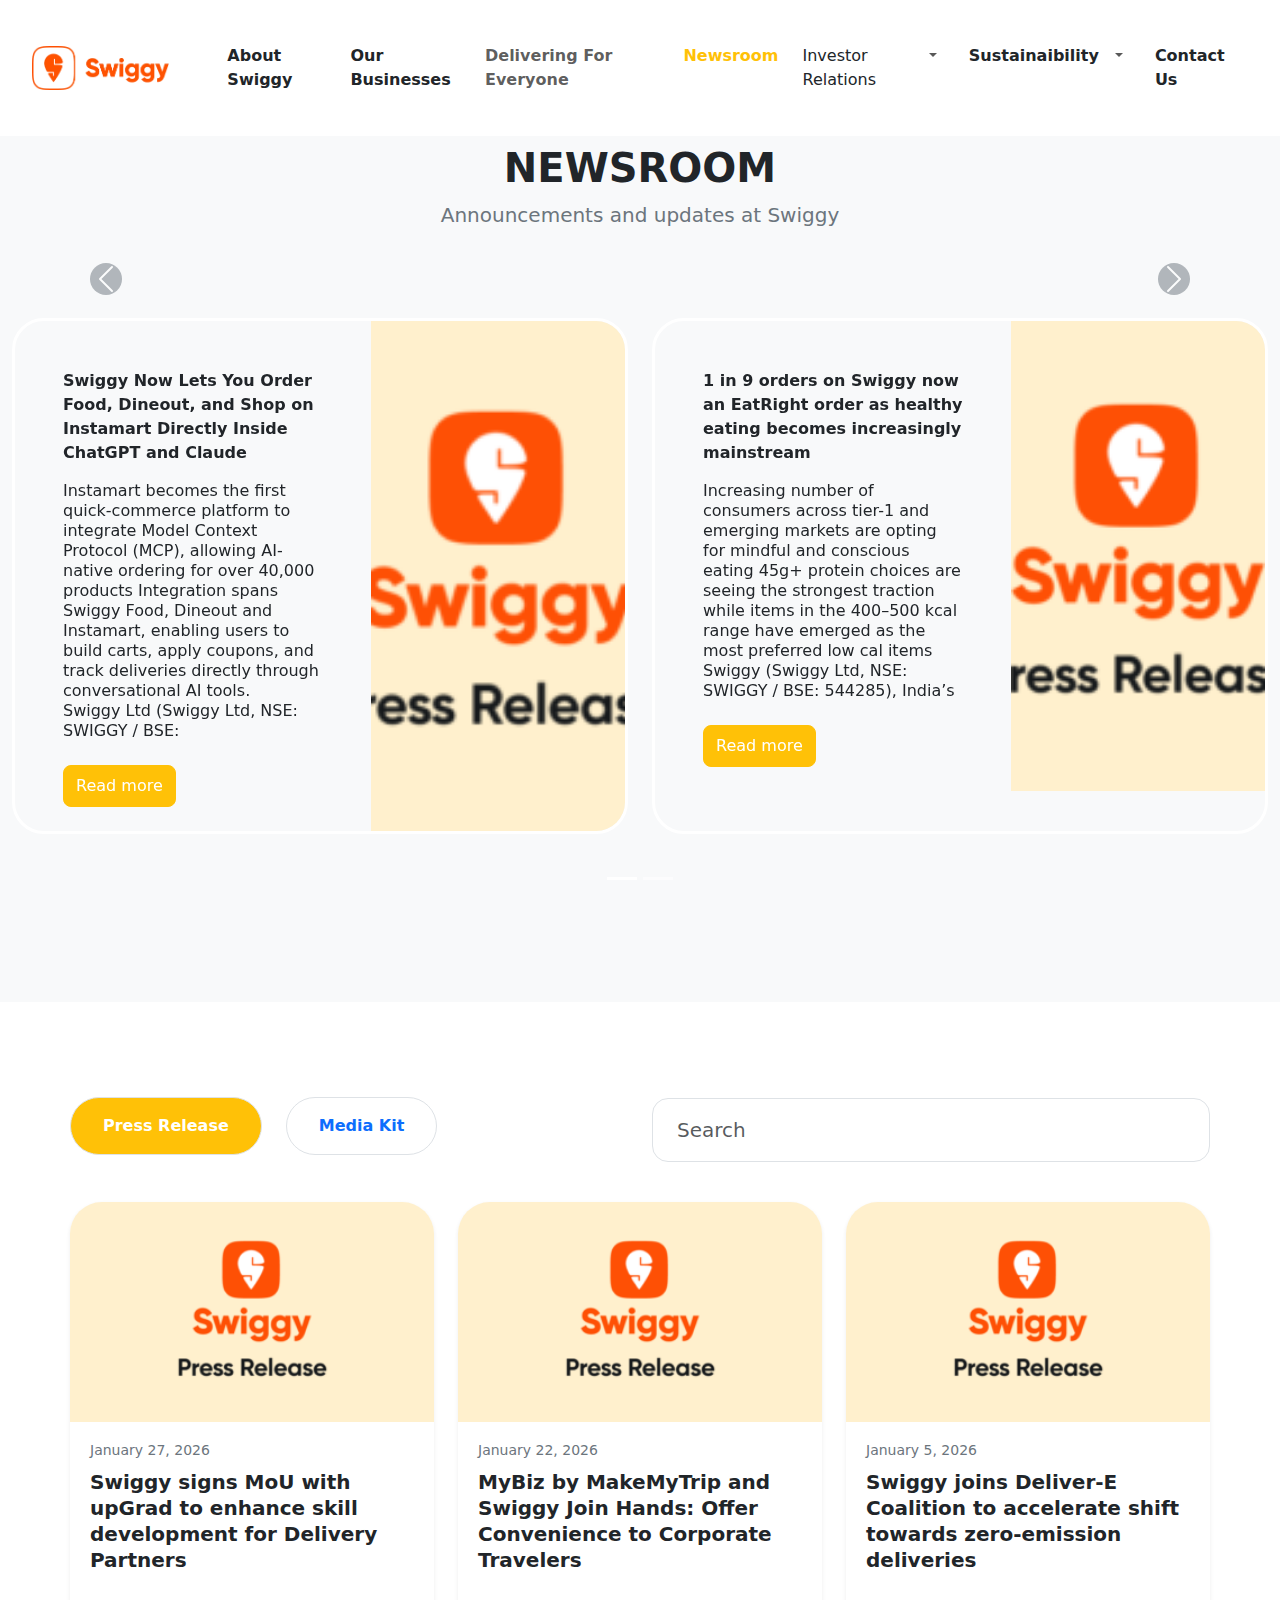
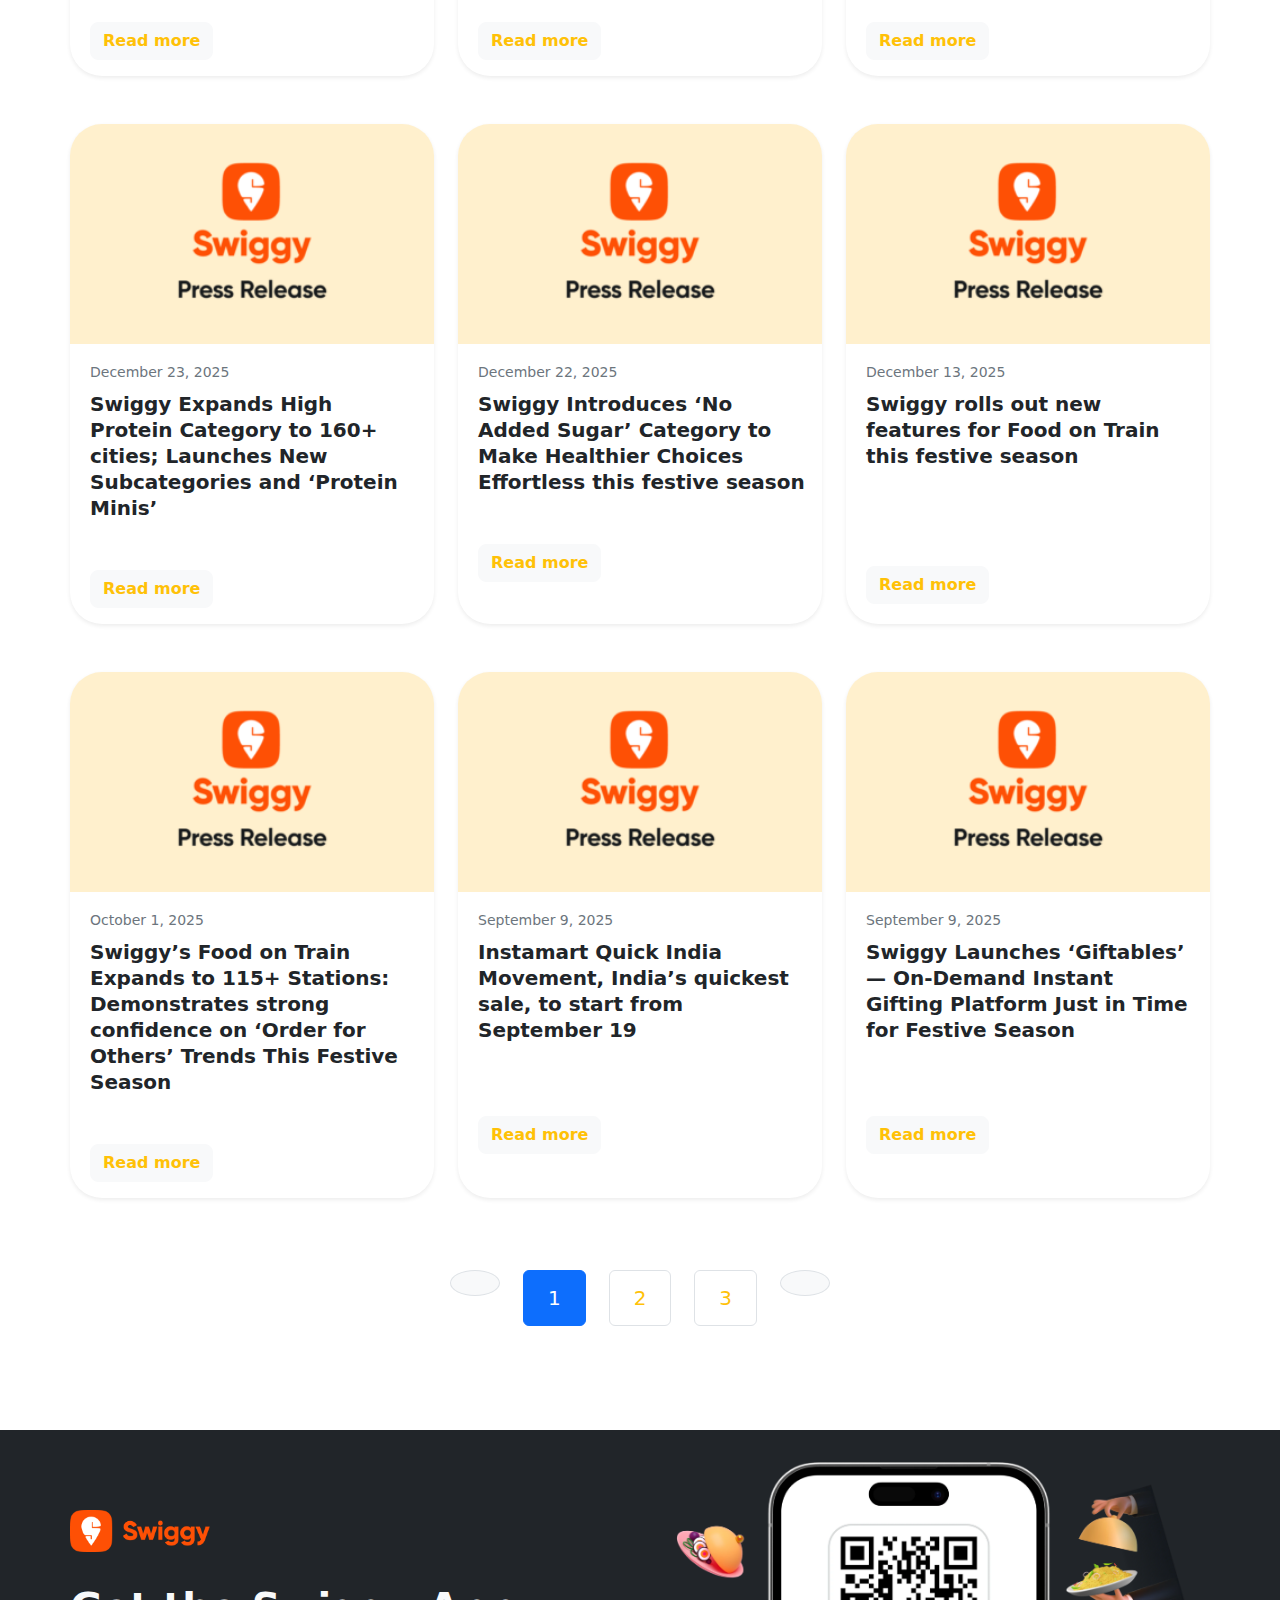
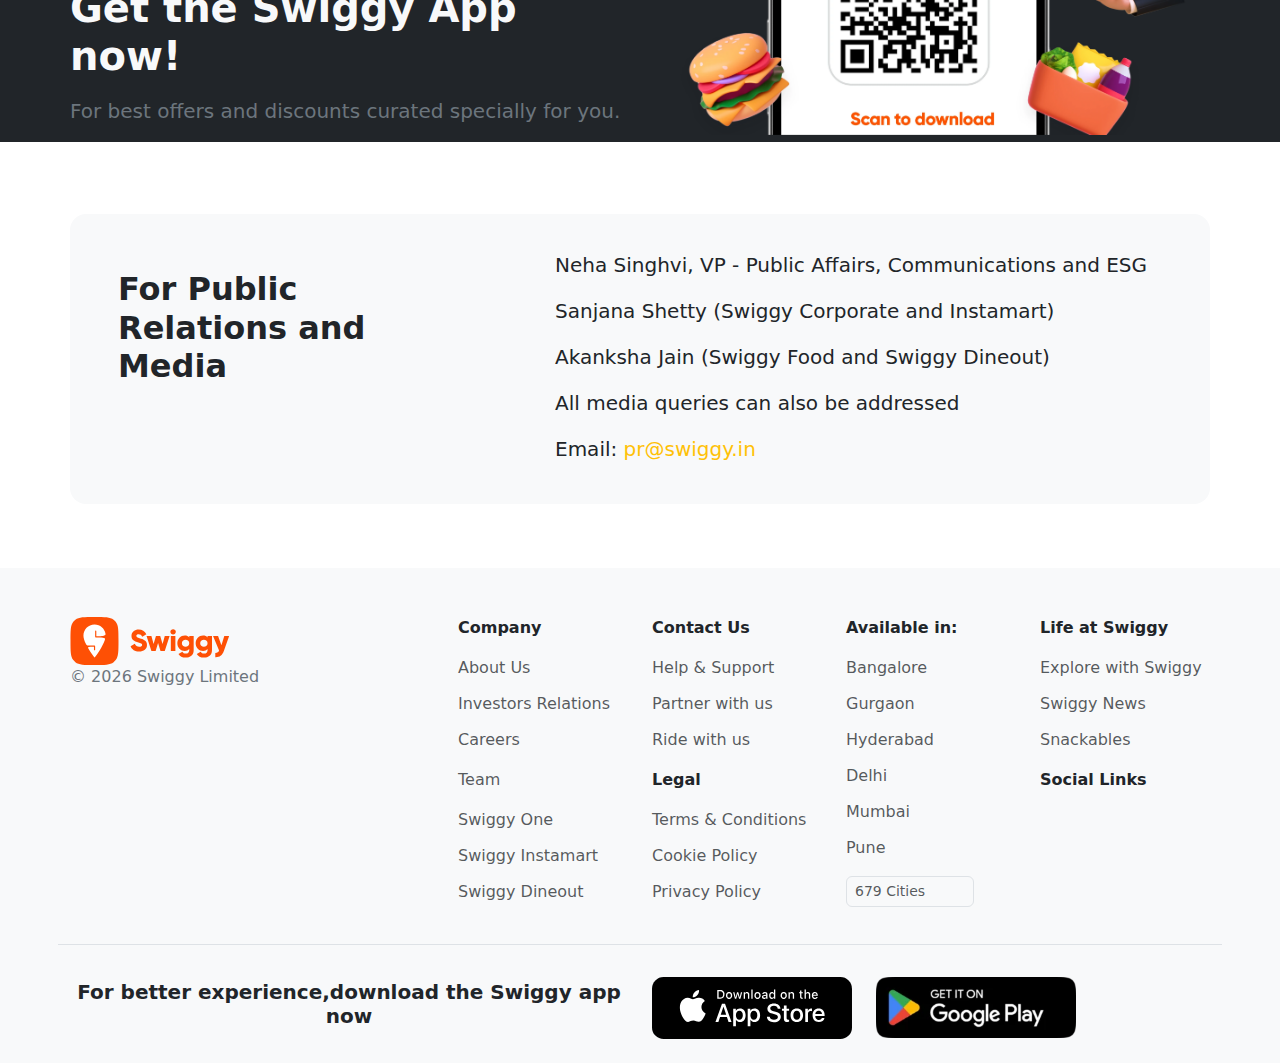
<file: newsroom..html>
<!Doctype html>
<html>

<head>
    <title>Newsroom</title>

    <!--meta-link-->

    <meta name="viewport" content="width=device-width, initial-scale=1">

    <!-- Bootstrap-link-->


    <link href="https://cdn.jsdelivr.net/npm/bootstrap@5.3.3/dist/css/bootstrap.min.css" rel="stylesheet">

    <script src="https://cdn.jsdelivr.net/npm/bootstrap@5.3.3/dist/js/bootstrap.bundle.min.js"></script>

    <!--font-awsome-link-->


    <link rel="stylesheet" href="https://cdnjs.cloudflare.com/ajax/libs/font-awesome/6.5.1/css/all.min.css"
        integrity="sha512-DTOQO9RWCH3ppGqcWaEA1BIZOC6xxalwEsw9c2QQeAIftl+Vegovlnee1c9QX4TctnWMn13TZye+giMm8e2LwA=="
        crossorigin="anonymous" referrerpolicy="no-referrer" />

</head>

<body>

    <!--header-section-start-->
    <header>
        <nav class="navbar navbar-expand-lg bg-white py-3 position-fixed top-0 z-2 w-100">
            <div class="container-fluid ps-xl-4">
                <div class="row align-items-lg-center justify-content-between w-100 py-1 ">
                    <div class="col-md-2 col-4">
                        <a class="navbar-brand ps-xl-2" href="index.html"><img src="image/first.webp" alt="Swiggy Logo"
                                class="img-fluid w-75"></a>
                    </div>
                    <div class="col-md-10 col-8 text-end m-0 p-0">
                        <button class="navbar-toggler border-0 m-0 p-0" type="button" data-bs-toggle="collapse"
                            data-bs-target="#navbarSupportedContent" aria-controls="navbarSupportedContent"
                            aria-expanded="false" aria-label="Toggle navigation">
                            <span class="navbar-toggler-icon"></span>
                        </button>
                        <div class="collapse navbar-collapse" id="navbarSupportedContent">
                            <ul class="navbar-nav  d-flex py-3 justify-content-lg-end text-start w-100 gap-2">
                                <li class="nav-item">
                                    <a class="nav-link text-dark  fw-semibold" aria-current="page" href="index.html">About
                                        Swiggy</a>
                                </li>
                                <li class="nav-item">
                                    <a class="nav-link text-dark fw-semibold" href="business.html">Our Businesses</a>
                                </li>

                                <li class="nav-item">
                                    <a class="nav-link  fw-semibold " href="delivary.html"> Delivering For Everyone</a>
                                </li>
                                <li class="nav-item">
                                    <a class="nav-link text-warning active fw-semibold" href="newsroom..html"> Newsroom</a>
                                </li>
                                <li class="nav-item dropdown d-flex pe-2">
                                  <a href="investor.html" class="text-decoration-none nav-link text-dark fw-medium">Investor Relations</a>
                                    <a class="nav-link  dropdown-toggle  f" data-bs-toggle="dropdown"
                                        href="#" role="button" aria-expanded="false"></a>
                                    <ul class="dropdown-menu rounded-0  border-0 ps-lg-2">
                                        <li class="pb-md-3"><a class="dropdown-item fw-medium" href="financial.html">Financial
                                                Results</a></li>
                                        <li class="pb-md-3"><a class="dropdown-item fw-medium 
                                        " href="report.html">Reports and Publications</a>
                                        </li>
                                        <li class="pb-md-3"><a class=" fw-medium dropdown-item " href="corporate.html">Corporate
                                                Governance</a></li>

                                        <li class="pb-md-3"><a class="dropdown-item fw-medium" href="analyst.html">Analyst
                                                Coverage</a></li>
                                        <li class="pb-2"><a class="dropdown-item fw-medium text-nowrap-md text-wrap "
                                                href="disclosure.html">Disclosures Under
                                                SEBI
                                                LODR</a></li>
                                    </ul>
                                </li>
                                <li class="nav-item dropdown d-flex pe-2">
                                    <a href="sustainability.html" class="text-decoration-none nav-link text-dark fw-semibold">Sustainaibility</a>
                                    <a class="nav-link  dropdown-toggle  " data-bs-toggle="dropdown"
                                        href="#" role="button" aria-expanded="false"></a>
                                    <ul class="dropdown-menu rounded-0 w-50 ps-lg-2 border-0">
                                        <li class="pb-md-2"><a class=" fw-medium dropdown-item" href="sustainability.html">Overview</a>
                                        </li>
                                        <li class="pb-md-2"><a class="fw-medium dropdown-item" href="climate.html">Climate</a></li>
                                        <li class="pb-md-2"><a class="dropdown-item fw-medium" href="community.html">Community</a>
                                        </li>

                                        <li><a class="dropdown-item fw-medium" href="concience.html">Concience</a></li>

                                    </ul>
                                </li>
                                <li class="nav-item pe-xl-3">
                                    <a href="contact.html" class="nav-link text-dark fw-semibold "> Contact Us</a>
                                </li>

                            </ul>
                        </div>
                    </div>
                </div>
            </div>
        </nav>
    </header>

    <!--header-section-end-->
<main>

    <!--section-first-start-->

    <section class="first mt-lg-5 py-md-5 pt-5 bg-light ">
        <div class="container-fluid">



            <!--carousel-start-->

            <div id="carouselExampleIndicators" class="carousel slide pb-5 mb-5">
                <div class="position-relative">
                    <div class="mx-auto text-center py-5 ">
                        <h1 class="fw-bold text-uppercase">Newsroom</h1>
                        <p class="fs-5 text-secondary pb-4">Announcements and updates at Swiggy</p>
                    </div>
                    <div class="position-absolute top-50 justify-content-around w-100 pt-5 mt-5">
                        <button class="carousel-control-prev" type="button" data-bs-target="#carouselExampleIndicators"
                            data-bs-slide="prev">
                            <span class="carousel-control-prev-icon bg-secondary p-2 rounded-4"
                                aria-hidden="true"></span>
                            <span class="visually-hidden">Previous</span>
                        </button>
                        <button class="carousel-control-next" type="button" data-bs-target="#carouselExampleIndicators"
                            data-bs-slide="next">
                            <span class="carousel-control-next-icon bg-secondary p-2 rounded-4"
                                aria-hidden="true"></span>
                            <span class="visually-hidden">Next</span>
                        </button>
                    </div>
                </div>

                <div class="carousel-indicators">
                    <button type="button" data-bs-target="#carouselExampleIndicators" data-bs-slide-to="0"
                        class="active" aria-current="true" aria-label="Slide 1"></button>
                    <button type="button" data-bs-target="#carouselExampleIndicators" data-bs-slide-to="1"
                        aria-label="Slide 2"></button>

                </div>
                <div class="carousel-inner pb-md-4">
                    <div class="carousel-item active">
                        <div class="row gy-4">
                            <div class="col-xl-6">
                                <div class="card h-100 bg-light rounded-5 border border-white border-3 overflow-hidden">
                                    <div class="row g-0 flex-md-row flex-column-reverse">

                                        <div class="col-md-7">
                                            <div class="card-body  pt-md-5 px-md-5">
                                                <a href="#"
                                                    class="card-title text-decoration-none text-dark fw-bold fs-6 lh-sm">Swiggy
                                                    Now Lets You Order Food, Dineout, and Shop on Instamart Directly
                                                    Inside ChatGPT and Claude</a>
                                                <p class="card-text pt-3 text-dark  lh-sm pb-2">Instamart becomes the
                                                    first quick-commerce platform to integrate Model Context Protocol
                                                    (MCP), allowing AI-native ordering for over 40,000 products
                                                    Integration spans Swiggy Food, Dineout and Instamart, enabling users
                                                    to build carts, apply coupons, and track deliveries directly through
                                                    conversational AI tools. &nbsp; Swiggy Ltd (Swiggy Ltd, NSE: SWIGGY
                                                    / BSE:
                                                </p>
                                                <button
                                                    class="btn btn-warning mb-2 py-2 rounded-3 text-white fw-medium">Read
                                                    more</button>

                                            </div>
                                        </div>
                                        <div class="col-md-5">
                                            <img src="image/fifty.png" class="img-fluid  h-100 object-fit-cover"
                                                alt="...">
                                        </div>
                                    </div>
                                </div>
                            </div>
                            <div class="col-xl-6">
                                <div class="card h-100 bg-light rounded-5 border border-white border-3 overflow-hidden">
                                    <div class="row g-0  flex-md-row flex-column-reverse">

                                        <div class="col-md-7">
                                            <div class="card-body pt-md-5 px-md-5">
                                                <a href="#"
                                                    class="card-title text-decoration-none text-dark fw-bold fs-6 lh-sm">1
                                                    in 9 orders on Swiggy now an EatRight order as healthy eating
                                                    becomes increasingly mainstream</a>
                                                <p class="card-text pt-3 text-dark  lh-sm pb-2">Increasing number of
                                                    consumers across tier-1 and emerging markets are opting for mindful
                                                    and conscious eating 45g+ protein choices are seeing the strongest
                                                    traction while items in the 400–500 kcal range have emerged as the
                                                    most preferred low cal items &nbsp; Swiggy (Swiggy Ltd, NSE: SWIGGY
                                                    / BSE: 544285), India’s
                                                </p>
                                                <button
                                                    class="btn btn-warning mb-2 py-2 rounded-3 text-white fw-medium">Read
                                                    more</button>

                                            </div>
                                        </div>
                                        <div class="col-md-5">
                                            <img src="image/fifty.png" class="img-fluid  h-100 object-fit-cover"
                                                alt="...">
                                        </div>
                                    </div>
                                </div>
                            </div>
                        </div>
                    </div>
                    <div class="carousel-item">
                        <div class="row gy-4">
                            <div class="col-xl-6">
                                <div class="card bg-light h-100 rounded-5 border border-white border-3 overflow-hidden">
                                    <div class="row g-0  flex-md-row flex-column-reverse">

                                        <div class="col-md-7">
                                            <div class="card-body  pt-md-5 px-md-5">
                                                <a href="#"
                                                    class="card-title text-decoration-none text-dark fw-bold fs-6 lh-sm">Swiggy
                                                    Launches ‘EatRight’ in 50+ cities: Offers Healthier Everyday Food
                                                    Choices to Users</a>
                                                <p class="card-text pt-3 text-dark  lh-sm pb-2">The category includes
                                                    High Protein, Low Cal and No Added Sugar food options. Offers 1.8
                                                    million EatRight dishes from 2lakh+ restaurants. Users can simply
                                                    search for ‘EatRight’ and will reach the EatRight category page on
                                                    the Swiggy app. Unveils that healthy food ordering is growing 2x in
                                                    Tier 2 cities
                                                </p>
                                                <button
                                                    class="btn btn-warning mb-2 py-2 rounded-3 text-white fw-medium">Read
                                                    more</button>

                                            </div>
                                        </div>
                                        <div class="col-md-5">
                                            <img src="image/fifty.png" class="img-fluid  h-100 object-fit-cover"
                                                alt="...">
                                        </div>
                                    </div>
                                </div>
                            </div>
                            <div class="col-xl-6">
                                <div class="card h-100 bg-light rounded-5 border border-white border-3 overflow-hidden">
                                    <div class="row g-0  flex-md-row flex-column-reverse">

                                        <div class="col-md-7">
                                            <div class="card-body  pt-md-5 px-md-5">
                                                <a href="#"
                                                    class="card-title text-decoration-none text-dark fw-bold fs-6 lh-sm">Swiggy
                                                    Now Lets You Order Food, Dineout, and Shop on Instamart Directly
                                                    Inside ChatGPT and Claude</a>
                                                <p class="card-text pt-3 text-dark  lh-sm pb-2">Instamart becomes the
                                                    first quick-commerce platform to integrate Model Context Protocol
                                                    (MCP), allowing AI-native ordering for over 40,000 products
                                                    Integration spans Swiggy Food, Dineout and Instamart, enabling users
                                                    to build carts, apply coupons, and track deliveries directly through
                                                    conversational AI tools. &nbsp; Swiggy Ltd (Swiggy Ltd, NSE: SWIGGY
                                                    / BSE:
                                                </p>
                                                <button
                                                    class="btn btn-warning mb-2 py-2 rounded-3 text-white fw-medium">Read
                                                    more</button>

                                            </div>
                                        </div>
                                        <div class="col-md-5">
                                            <img src="image/fifty.png" class="img-fluid  h-100 object-fit-cover"
                                                alt="...">
                                        </div>
                                    </div>
                                </div>
                            </div>
                        </div>
                    </div>

                </div>

            </div>


        </div>
    </section>

    <!--section-first-end-->

    <!--section-second-start-->

    <section class="second pt-md-5 mt-md-4">
        <div class="container px-xl-0">
            <div class="row align-items-center  ">
                <div class="col-md-6">
                    <ul class="nav nav-pills mt-md-3" id="myTab" role="tablist">
                        <li class="nav-item" role="presentation">
                            <button class="nav-link border active bg-warning btn btn-lg me-4 px-sm-4 rounded-5 py-3" id="home-tab"
                                data-bs-toggle="tab" data-bs-target="#home-tab-pane" type="button" role="tab"
                                aria-controls="home-tab-pane" aria-selected="true"><span class=" px-2 fw-bold">Press
                                    Release</span></button>
                        </li>
                        <li class="nav-item" role="presentation">
                            <button class="nav-link btn btn-lg px-sm-4  border rounded-5 py-3" id="profile-tab"
                                data-bs-toggle="tab" data-bs-target="#profile-tab-pane" type="button" role="tab"
                                aria-controls="profile-tab-pane" aria-selected="false"><span
                                    class=" px-2 fw-semibold">Media Kit</span></button>
                        </li>

                    </ul>
                </div>
                <div class="col-6 d-md-block d-none">
                    <form>
                        <label for="name" class="form-label"></label>
                        <input type="text" class=" form-control-lg py-3 form-control ps-4  w-100 rounded-4"
                            placeholder="Search">
                    </form>
                </div>
            </div>
            <div class="tab-content pt-3" id="myTabContent">
                <div class="tab-pane fade show active" id="home-tab-pane" role="tabpanel" aria-labelledby="home-tab"
                    tabindex="0">
                    <div class="row pt-4  gy-5">
                        <div class="col-lg-4 col-md-6">

                            <div class="card h-100 border-0 rounded-5 overflow-hidden shadow-sm">



                                <a href="#" class="text-decoration-none"><img src="image/fifty.png" height="220px"
                                        class="card-img-top  object-fit-cover" alt="..."></a>

                                <div class="card-body ms-md-1">
                                    <span class="card-title text-secondary"><small>January 27, 2026</small></span>
                                    <div class="pt-2 pb-5">
                                        <a href="#"
                                            class="card-text text-decoration-none text-dark fw-bold fs-5 lh-sm">Swiggy
                                            signs MoU with upGrad to enhance skill development for Delivery Partners</a>
                                    </div>
                                    <a href="#" class="btn btn-light text-warning rounded-3 fw-semibold">Read more</a>

                                </div>
                            </div>
                        </div>
                        <div class="col-lg-4 col-md-6">

                            <div class="card h-100 border-0 rounded-5 overflow-hidden shadow-sm">



                                <a href="#" class="text-decoration-none"><img src="image/fifty.png" height="220px"
                                        class="card-img-top  object-fit-cover" alt="..."></a>

                                <div class="card-body ms-md-1">
                                    <span class="card-title text-secondary"><small>January 22, 2026</small></span>
                                    <div class="pt-2 pb-5">
                                        <a href="#"
                                            class="card-text text-decoration-none text-dark fw-bold fs-5 lh-sm">MyBiz by
                                            MakeMyTrip and Swiggy Join Hands: Offer Convenience to Corporate
                                            Travelers</a>
                                    </div>
                                    <a href="#" class="btn btn-light text-warning rounded-3 fw-semibold">Read more</a>

                                </div>
                            </div>
                        </div>
                        <div class="col-lg-4 col-md-6">

                            <div class="card h-100 border-0 rounded-5 overflow-hidden shadow-sm">



                                <a href="#" class="text-decoration-none"><img src="image/fifty.png" height="220px"
                                        class="card-img-top  object-fit-cover" alt="..."></a>

                                <div class="card-body ms-md-1">
                                    <span class="card-title text-secondary"><small>January 5, 2026</small></span>
                                    <div class="pt-2 pb-5">
                                        <a href="#"
                                            class="card-text text-decoration-none text-dark fw-bold fs-5 lh-sm">Swiggy
                                            joins Deliver-E Coalition to accelerate shift towards zero-emission
                                            deliveries</a>
                                    </div>
                                    <a href="#" class="btn btn-light text-warning rounded-3 fw-semibold">Read more</a>

                                </div>
                            </div>
                        </div>
                        <div class="col-lg-4 col-md-6">

                            <div class="card h-100 border-0 rounded-5 overflow-hidden shadow-sm">



                                <a href="#" class="text-decoration-none"><img src="image/fifty.png" height="220px"
                                        class="card-img-top  object-fit-cover" alt="..."></a>

                                <div class="card-body ms-md-1">
                                    <span class="card-title text-secondary"><small>December 23, 2025</small></span>
                                    <div class="pt-2 pb-5">
                                        <a href="#"
                                            class="card-text text-decoration-none text-dark fw-bold fs-5 lh-sm">Swiggy
                                            Expands High Protein Category to 160+ cities; Launches New Subcategories and
                                            ‘Protein Minis’</a>
                                    </div>
                                    <a href="#" class="btn btn-light text-warning rounded-3 fw-semibold">Read more</a>

                                </div>
                            </div>
                        </div>
                        <div class="col-lg-4 col-md-6">

                            <div class="card h-100 border-0 rounded-5 overflow-hidden shadow-sm">

                                <a href="#" class="text-decoration-none"><img src="image/fifty.png" height="220px"
                                        class="card-img-top  object-fit-cover" alt="..."></a>

                                <div class="card-body ms-md-1">
                                    <span class="card-title text-secondary"><small>December 22, 2025</small></span>
                                    <div class="pt-2 pb-5">
                                        <a href="#"
                                            class="card-text text-decoration-none text-dark fw-bold fs-5 lh-sm">Swiggy
                                            Introduces ‘No Added Sugar’ Category to Make Healthier Choices Effortless
                                            this festive season</a>
                                    </div>
                                    <a href="#" class="btn btn-light text-warning rounded-3 fw-semibold">Read more</a>

                                </div>
                            </div>
                        </div>
                        <div class="col-lg-4 col-md-6">

                            <div class="card h-100 border-0 rounded-5 overflow-hidden shadow-sm">

                                <a href="#" class="text-decoration-none"><img src="image/fifty.png" height="220px"
                                        class="card-img-top  object-fit-cover" alt="..."></a>

                                <div class="card-body ms-md-1">
                                    <span class="card-title text-secondary"><small>December 13, 2025</small></span>
                                    <div class="pt-2 pb-5">
                                        <a href="#"
                                            class="card-text text-decoration-none text-dark fw-bold fs-5 lh-sm">Swiggy
                                            rolls out new features for Food on Train this festive season</a>
                                    </div>
                                    <a href="#" class="btn mt-5  btn-light text-warning rounded-3 fw-semibold">Read
                                        more</a>

                                </div>
                            </div>
                        </div>
                        <div class="col-lg-4 col-md-6">

                            <div class="card h-100 border-0 rounded-5 overflow-hidden shadow-sm">

                                <a href="#" class="text-decoration-none"><img src="image/fifty.png" height="220px"
                                        class="card-img-top  object-fit-cover" alt="..."></a>

                                <div class="card-body ms-md-1">
                                    <span class="card-title text-secondary"><small>October 1, 2025</small></span>
                                    <div class="pt-2 pb-5">
                                        <a href="#"
                                            class="card-text text-decoration-none text-dark fw-bold fs-5 lh-sm">Swiggy’s
                                            Food on Train Expands to 115+ Stations: Demonstrates strong confidence on
                                            ‘Order for Others’ Trends This Festive Season</a>
                                    </div>
                                    <a href="#" class="btn  btn-light text-warning rounded-3 fw-semibold">Read
                                        more</a>

                                </div>
                            </div>
                        </div>
                        <div class="col-lg-4 col-md-6">

                            <div class="card h-100 border-0 rounded-5 overflow-hidden shadow-sm">

                                <a href="#" class="text-decoration-none"><img src="image/fifty.png" height="220px"
                                        class="card-img-top  object-fit-cover" alt="..."></a>

                                <div class="card-body ms-md-1">
                                    <span class="card-title text-secondary"><small>September 9, 2025</small></span>
                                    <div class="pt-2 pb-5">
                                        <a href="#"
                                            class="card-text text-decoration-none text-dark fw-bold fs-5 lh-sm">Instamart
                                            Quick India Movement, India’s quickest sale, to start from September 19</a>
                                    </div>
                                    <a href="#" class="btn mt-4 btn-light text-warning rounded-3 fw-semibold">Read
                                        more</a>

                                </div>
                            </div>
                        </div>
                        <div class="col-lg-4 col-md-6">

                            <div class="card h-100 border-0 rounded-5 overflow-hidden shadow-sm">

                                <a href="#" class="text-decoration-none"><img src="image/fifty.png" height="220px"
                                        class="card-img-top  object-fit-cover" alt="..."></a>

                                <div class="card-body ms-md-1">
                                    <span class="card-title text-secondary"><small>September 9, 2025</small></span>
                                    <div class="pt-2 pb-5">
                                        <a href="#"
                                            class="card-text text-decoration-none text-dark fw-bold fs-5 lh-sm">Swiggy
                                            Launches ‘Giftables’ — On-Demand Instant Gifting Platform Just in Time for
                                            Festive Season</a>
                                    </div>
                                    <a href="#" class="btn mt-4  btn-light text-warning rounded-3 fw-semibold">Read
                                        more</a>

                                </div>
                            </div>
                        </div>

                          <!--pagination--start-->

                          <div class="py-md-5  py-4 mt-4 mb-md-4">
                <nav aria-label="Page navigation example">
                    <ul class="pagination pagination-lg overflow-auto justify-content-md-center gap-4 pb-3">
                        <li class="page-item ">
                            <a class="page-link bg-light text-muted rounded-circle"><i class="fa-solid fa-arrow-left"></i></a>
                        </li>
                        <li class="page-item"><a class="page-link active  rounded-2" href="#">1</a></li>
                        <li class="page-item"><a class="page-link text-warning rounded-2" href="#">2</a></li>
                        <li class="page-item"><a class="page-link text-warning rounded-2" href="#">3</a></li>
                        <li class="page-item">
                            <a class="page-link bg-light  text-muted rounded-circle" href="#"><i class="fa-solid fa-arrow-right"></i></a>
                        </li>
                    </ul>
                </nav>
            </div>


                    </div>
                </div>
                <div class="tab-pane fade pt-4" id="profile-tab-pane" role="tabpanel" aria-labelledby="profile-tab"
                    tabindex="0">
                    <div class="row gy-4 mb-5 pb-2">
                        <div class="col-lg-8">
                            <div class="card rounded-5 px-md-4 pt-2 h-100">
                                <div class="card-body pb-4 px-md-4">
                                    <h5 class="card-title h4 fw-bold pt-1">Company Profile</h5>
                                    <p class="card-text pt-1 lh-sm pb-3">Swiggy is India’s pioneering on-demand convenience
                                        platform, catering to millions of consumers each month. Founded in 2014, its
                                        mission is to elevate the quality of life for the urban consumer by offering
                                        unparalleled convenience. With an extensive footprint in food delivery, Swiggy
                                        Food collaborates with nearly 2 lakh restaurants across 600+ cities. Swiggy
                                        Instamart, its quick commerce platform operating in 43 cities, delivers
                                        groceries and other essentials across 20+ categories in 10 minutes. Fueled by a
                                        commitment to innovation, Swiggy continually incubates and integrates new
                                        services like Swiggy Dineout and Swiggy Genie into its multi-service app.
                                        Leveraging cutting-edge technology and Swiggy One, the country’s only membership
                                        program offering benefits across food, quick commerce, dining out, and pick-up
                                        and drop services, Swiggy aims to provide a superior experience to its
                                        consumers. For more information, visit <a href="#"
                                            class="text-decoration-none text-warning"> www.swiggy.com</a></p>

                                </div>
                            </div>
                        </div>
                        <div class="col-lg-4">
                            <div class="card rounded-5 h-100 px-md-4 py-2">
                                <div class="card-body">
                                    <h3 class="card-title fw-bold">Public Relations and Media</h3>
                                    <p class="card-text text-dark fw-semibold mt-2">Sanjana Shetty (Swiggy Instamart)
                                    </p>
                                    <p class="card-text text-muted fw-medium mt-2">Email:<a href="#"
                                            class="text-decoration-none text-warning fw-medium">
                                            sanjana.shetty1@swiggy.in</a> </p>
                                    <p class="card-text mt-2 text-dark fw-semibold">Akanksha Jain (Swiggy Food and
                                        Swiggy Dineout)</p>
                                    <p class="card-text mb-2 text-muted fw-medium"><strong>Email:</strong><a href="#"
                                            class="text-decoration-none text-warning"> akanksha.j@swiggy.in</a> </p>
                                </div>
                            </div>
                        </div>
                    </div>
                    <!---next-section-start-->

                    <div class="  pt-md-5 pb-4 ">
                        <div class="row pt-md-5 pt-1 align-items-center gx-md-5 pb-5 mt-md-3">
                            <div class="col-lg-4">
                                <img src="image/twenty.webp" class="img-fluid">
                            </div>
                            <div class="col-lg-8">
                                <div>
                                    <h4 class="fw-bold pt-4 h5">Sriharsha Majety</h4>
                                    <p class="text-muted fw-medium">Group CEO, Co-Founder at Swiggy</p>
                                    <p class=" pt-2 pe-3 lh-sm pb-2">Sriharsha Majety is the Managing Director and Group Chief
                                        Executive Officer of our Company. He holds a bachelor’s degree in engineering in
                                        electrical and electronics engineering from Birla Institute of Technology and
                                        Science, Pilani and a post graduate diploma in management from Indian Institute
                                        of Management, Calcutta. He has more than 10 years of experience in our Company.
                                        He was awarded the ‘Entrepreneur of the Year 2019’ at ‘The Economic Times Awards
                                        for Corporate Excellence’ by The Economic Times in November, 2019.</p>
                                    <button class="btn py-2 mt-md-4 rounded-3 btn-warning text-white fw-medium">Download
                                        Image</button>
                                </div>
                            </div>
                        </div>

                        <!---carousel-start-->
                        <div class="pb-4  ">

                            <div id="carouselExampleControls" class="carousel slide" data-bs-ride="carousel">
                                <div class="position-relative pt-5">
                                    <div class="position-absolute top-0 end-0 d-flex justify-content-between w-100">
                                        <button class="carousel-control-prev" type="button"
                                            data-bs-target="#carouselExampleControls" data-bs-slide="prev">
                                           <div class=""> <span
                                                class="carousel-control-prev-icon p-3 bg-secondary  rounded-circle "
                                                aria-hidden="true"></span></div>
                                            <span class="visually-hidden">Previous</span>
                                        </button>
                                        <button class="carousel-control-next" type="button"
                                            data-bs-target="#carouselExampleControls" data-bs-slide="next">
                                           <div class=""><span
                                                class="carousel-control-next-icon p-3 rounded-circle bg-secondary "
                                                aria-hidden="true"></span></div>
                                            <span class="visually-hidden">Next</span>
                                        </button>
                                    </div>
                                </div>
                                <div class="carousel-inner pt-md-4">
                                    <div class="carousel-item active">
                                        <div class="row">
                                            <div class="col-lg-4 col-md-6">
                                                <div class="card border-0 bg-light">
                                                    <img src="image/twentyone.webp" class="card-img-top" alt="...">
                                                    <div class="card-body px-0">
                                                        <h5 class="card-title lh-1 pt-2 fw-bold">Nandan Reddy</h5>
                                                        <p class="card-text text-muted  lh-sm pe-lg-5 ">
                                                            Whole-time-Director and Head of Innovation</p>

                                                    </div>
                                                </div>
                                            </div>
                                            <div class="col-lg-4 col-md-6">
                                                <div class="card border-0 bg-light">
                                                    <img src="image/twentytwo.webp" class="card-img-top" alt="...">
                                                    <div class="card-body px-0">
                                                        <h5 class="card-title lh-sm pt-2 fw-bold ">Rohit Kapoor</h5>
                                                        <p class="card-text m-0 p-0 text-muted  lh-sm">CEO –
                                                            Food Marketplace</p>

                                                    </div>
                                                </div>
                                            </div>
                                            <div class="col-lg-4 col-md-6">
                                                <div class="card border-0 bg-light">
                                                    <img src="image/twentythree.webp" class="card-img-top" alt="...">
                                                    <div class="card-body px-0">
                                                        <h5 class="card-title pt-2 fw-bold">Phani Kishan</h5>
                                                        <p class="card-text text-muted lh-sm">Chief Growth
                                                            Officer</p>

                                                    </div>
                                                </div>
                                            </div>


                                        </div>
                                    </div>
                                    <div class="carousel-item">
                                        <div class="row">
                                            <div class="col-lg-4 col-md-6">
                                                <div class="card border-0 bg-light ">
                                                    <img src="image/seventeen.webp" class="card-img-top" alt="...">
                                                    <div class="card-body px-0">
                                                        <h5 class="card-title pt-2 fw-bold">Rahul Bothra</h5>
                                                        <p class="card-text text-muted lh-sm">Chief Financial
                                                            Officer</p>

                                                    </div>
                                                </div>
                                            </div>
                                            <div class="col-lg-4 col-md-6">
                                                <div class="card border-0 bg-light">
                                                    <img src="image/eighteen.webp" class="card-img-top" alt="...">
                                                    <div class="card-body px-0">
                                                        <h5 class="card-title pt-2 fw-bold">Madhusudhan Rao</h5>
                                                        <p class="card-text text-muted lh-sm">Chief Technology
                                                            Officer</p>

                                                    </div>
                                                </div>
                                            </div>
                                            <div class="col-lg-4 col-md-6">
                                                <div class="card border-0 bg-light ">
                                                    <img src="image/nineteen.webp" class="card-img-top" alt="...">
                                                    <div class="card-body px-0">
                                                        <h5 class="card-title pt-2 fw-bold">Girish Menon</h5>
                                                        <p class="card-text  text-muted lh-sm">Chief Human
                                                            Resources Officer</p>

                                                    </div>
                                                </div>
                                            </div>

                                        </div>
                                    </div>
                                    <div class="carousel-item">
                                        <div class="row">
                                            <div class="col-lg-4 col-md-6 ">
                                                <div class="card border-0 bg-light">
                                                    <img src="image/twentyfive.webp" class="card-img-top" alt="...">
                                                    <div class="card-body px-0">
                                                        <h5 class="card-title pt-2 fw-bold">Amitesh Jha </h5>
                                                        <p class="card-text text-muted lh-sm">CEO-Instamart
                                                        </p>

                                                    </div>
                                                </div>
                                            </div>

                                        </div>
                                    </div>
                                </div>

                            </div>
                            <div class="pt-3 pb-md-5">
                                <button
                                    class="btn mt-md-5 btn-warning mx-auto text-center text-white fw-medium d-block py-2 rounded-4"><span
                                        class="py-1 d-block ">Download Images</span></button>
                            </div>
                        </div>


                    </div>

                    <!---next-section-start-->

                    <div class="pt-md-5 pb-md-5 pb-4 mt-md-4   text-center mx-auto">
                        <h1 class="text-muted fw-bold pb-md-4">SWIGGY LOGOS</h1>

                        <div class="row pt-3 justify-content-center gx-3 gy-4">
                            <div class="col-lg-4 col-md-6">
                                <img src="image/fiftytwo.png" class="img-fluid ">
                            </div>
                            <div class="col-lg-4 col-md-6">
                                <img src="image/fiftytwo.png" class="img-fluid ">
                            </div>
                            <div class="col-lg-8 col-12">
                                <img src="image/fiftythree.png" class="img-fluid ">
                            </div>
                        </div>
                        <div class="pt-4 mt-3">
                            <button class="btn btn-warning  px-1 text-white fw-medium rounded-3">Download Assets</button>
                        </div>

                    </div>

                    <!---next-section-start-->



                    <div class="pt-md-2 pt-4 pb-md-5 pb-3  ">
                        <h1 class="text-muted mx-auto text-center fw-bold pb-md-4">COLOUR SCHEMES</h1>
                        <div class="row pt-4 justify-content-center gy-5">
                            <div class="col-lg-8 ">
                                <img src="image/fiftyfive.png" class="img-fluid">
                            </div>
                            <div class="col-lg-11">
                                <div class="card mb-3 rounded-5 bg-light border-0">
                                    <div class="row g-0 align-items-center">
                                        <div class="col-md-5 text-center">
                                            <img src="image/fiftysix.png" class="img-fluid " alt="...">
                                        </div>
                                        <div class="col-md-7">
                                            <div class="card-body">
                                                <h2 class="card-title text-left fw-bold pb-2">Swiggy Brand Guidelines</h2>
                                                <button class="btn btn-warning text-white fw-medium mt-4 rounded-3">View
                                                    Details</button>
                                            </div>
                                        </div>
                                    </div>
                                </div>
                                <div>
                                    <p class="text-muted pt-md-5 pt-2 mt-3 pb-md-5  fw-bold"><strong>PS:</strong> By using this
                                        press kit, I agree to its Terms & Conditions. All content downloaded here
                                        (photography, audio & video, etc.) may be used only for editorial purposes. Any
                                        other use of Site content including, without limitation personal or commercial
                                        use, is strictly prohibited.</p>
                                </div>
                            </div>
                        </div>
                    </div>


                </div>

            </div>
          
          


        </div>
    </section>

    <!--section-second-end-->

    <!--section-third-start-->

     <section class="third pt-md-2 bg-dark  mb-md-5 mb-4">
        <div class="container px-xl-0 pt-4">

            <div class="row gy-3">
                <div class="col-lg-6 pt-lg-5">
                    <div class="pb-2">
                        <img src="image/thirty.png" class="img-fluid  w-25  d-block">
                    </div>
                    <div>
                        <h1 class="text-light fw-bold pt-4">Get the Swiggy App now!</h1>
                        <p class="text-secondary fw-normal pt-2 fs-5">For best offers and discounts curated
                            specially for you.</p>
                    </div>
                </div>
                <div class="col-lg-6">
                    <div>
                        <img src="image/thrityone.webp" class="img-fluid px-lg-4 ">
                    </div>
                </div>

            </div>

        </div>
    </section>


    <!--section-third-end-->

    <!--section-four-start-->

    <section class="four pt-4 pb-md-5 pb-4 mt-3 mb-md-3 mb-4">
        <div class="container px-xl-0">
            <div class="bg-light rounded-4 pb-4">
                <div class="row px-3 px-lg-0 ">
                    <div class="col-lg-5">
                        <h2 class="pt-5 px-lg-5  mt-2 fw-bold me-lg-3">For Public Relations and Media</h2>
                    </div>
                    <div class="col-lg-7 pt-md-4 mt-2">
                        <p class="fs-5 fw-medium text-dark mb-2 pb-2 pt-md-1"> 
Neha Singhvi, VP - Public Affairs, Communications and ESG</p>
<p class="fs-5 text-dark fw-medium mb-2 pb-2">Sanjana Shetty (Swiggy Corporate and Instamart)</p>
<p class="text-dark fw-medium fs-5 mb-2 pb-2">Akanksha Jain (Swiggy Food and Swiggy Dineout)</p>
<p class="fs-5 text-dark fw-medium mb-2 pb-2">All media queries can also be addressed</p>
<p class="fs-5 text-dark fw-medium ">Email:<a href="#" class="text-decoration-none text-warning fw-medium"> pr@swiggy.in</a></p>
                    </div>
                </div>

            </div>
        </div>
    </section>

    <!--section-four-end-->
</main>

   <!--footer-section-start-->

    <footer>
          <section class="bg-light  pb-4 pt-4  ">
            <div class="container px-lg-0">

                <div class="row   pt-4 gy-3">
                    <div class="col-md-4   ">
                        <a href="#" class="text-decoration-none">
                            <div>
                                <svg xmlns="http://www.w3.org/2000/svg" width="160" height="49" fill="none">
                                    <g filter="url(#filter0_b_674_19294)">
                                        <path fill="#FE5005"
                                            d="M69.097 35.543c-2.126 0-3.916-.456-5.376-1.368-1.459-.932-2.5-2.228-3.13-3.888l4.191-2.43c.85 1.964 2.338 2.948 4.464 2.948 1.925 0 2.885-.576 2.885-1.733 0-.648-.312-1.133-.94-1.459-.649-.384-1.8-.802-3.462-1.243-1.699-.466-3.139-1.133-4.31-2.002-1.296-1.051-1.944-2.539-1.944-4.464 0-1.925.696-3.533 2.093-4.704 1.416-1.176 3.096-1.761 5.04-1.761 1.742 0 3.278.412 4.613 1.243 1.334.811 2.39 1.992 3.158 3.552l-4.1 2.4c-.767-1.642-1.991-2.458-3.671-2.458-.71 0-1.267.154-1.67.456-.404.303-.61.687-.61 1.152 0 .504.245.96.73 1.368.527.403 1.56.83 3.095 1.277l1.973.638c.504.164 1.095.437 1.762.821.73.365 1.277.759 1.641 1.186.97 1.051 1.46 2.366 1.46 3.945 0 2.002-.73 3.605-2.184 4.796-1.46 1.152-3.36 1.732-5.708 1.732v-.004Zm23.482-7.47 2.184-8.135h4.858L94.763 35.12H90.51l-2.429-8.107-2.428 8.107H81.4l-4.858-15.182H81.4l2.184 8.136 2.366-8.136h4.253l2.366 8.136h.01Zm12.432-10.262a2.594 2.594 0 0 1-1.91.788 2.72 2.72 0 0 1-1.944-.788 2.702 2.702 0 0 1-.788-1.944c0-.748.264-1.387.788-1.91.547-.547 1.195-.82 1.944-.82.748 0 1.387.273 1.91.82.547.528.821 1.162.821 1.91 0 .75-.274 1.397-.821 1.944Zm.365 17.304h-4.555V19.933h4.555v15.182Zm13.867-13.632v-1.55h4.43v14.42c0 2.39-.777 4.19-2.337 5.404-1.536 1.234-3.432 1.853-5.679 1.853-3.441 0-5.841-1.224-7.195-3.672l3.888-2.247c.711 1.277 1.863 1.916 3.461 1.916 1.094 0 1.934-.284 2.52-.85.61-.566.912-1.368.912-2.4V32.96c-1.07 1.315-2.549 1.973-4.43 1.973-2.127 0-3.908-.749-5.343-2.246-1.416-1.498-2.126-3.322-2.126-5.468 0-2.145.71-3.955 2.126-5.433 1.416-1.517 3.197-2.275 5.343-2.275 1.881 0 3.36.657 4.43 1.972Zm-6.317 8.29c.711.648 1.589.97 2.64.97 1.051 0 1.935-.322 2.64-.97.687-.629 1.032-1.478 1.032-2.549 0-1.07-.345-1.925-1.032-2.549-.71-.648-1.589-.97-2.64-.97-1.051 0-1.934.322-2.64.97-.686.63-1.032 1.479-1.032 2.55 0 1.07.346 1.924 1.032 2.548Zm24.624-8.29v-1.55h4.431v14.42c0 2.39-.778 4.19-2.338 5.404-1.536 1.234-3.432 1.853-5.678 1.853-3.442 0-5.842-1.224-7.196-3.672l3.888-2.247c.711 1.277 1.863 1.916 3.461 1.916 1.095 0 1.935-.284 2.52-.85.61-.566.912-1.368.912-2.4V32.96c-1.07 1.315-2.549 1.973-4.43 1.973-2.127 0-3.907-.749-5.343-2.246-1.416-1.498-2.126-3.322-2.126-5.468 0-2.145.71-3.955 2.126-5.433 1.416-1.517 3.197-2.275 5.343-2.275 1.881 0 3.36.657 4.43 1.972Zm-6.317 8.29c.711.648 1.589.97 2.64.97 1.052 0 1.935-.322 2.64-.97.687-.629 1.032-1.478 1.032-2.549 0-1.07-.345-1.925-1.032-2.549-.71-.648-1.588-.97-2.64-.97-1.051 0-1.934.322-2.64.97-.686.63-1.032 1.479-1.032 2.55 0 1.07.346 1.924 1.032 2.548Zm20.194-.547 2.856-9.293h4.858l-5.194 14.726c-.85 2.367-1.973 4.07-3.37 5.103-1.377 1.051-3.139 1.526-5.284 1.425v-4.252c1.051 0 1.862-.192 2.428-.576.567-.365 1.023-1.013 1.368-1.944l-6.043-14.482h5.011l3.37 9.293ZM.5 24.94C.5 14.566.5 9.382 3.298 5.845a12.87 12.87 0 0 1 2.108-2.107C8.938.939 14.127.939 24.5.939c10.373 0 15.557 0 19.094 2.799a12.87 12.87 0 0 1 2.108 2.107C48.5 9.378 48.5 14.567 48.5 24.94c0 10.373 0 15.557-2.798 19.095a12.873 12.873 0 0 1-2.108 2.107C40.062 48.94 34.873 48.94 24.5 48.94c-10.373 0-15.557 0-19.094-2.799a12.873 12.873 0 0 1-2.108-2.107C.5 40.5.5 35.312.5 24.939Z">
                                        </path>
                                        <path fill="#fff" fill-rule="evenodd"
                                            d="M26.314 19.967v-4.973a.588.588 0 0 0-.586-.586.588.588 0 0 0-.585.586v5.841c0 .332.268.596.595.596h.571c8.3 0 9.163.432 8.645 2.184-.024.086-.053.168-.082.259a.788.788 0 0 1-.014.053c-2.18 6.57-8.074 14.793-9.816 17.145a.611.611 0 0 1-.984 0c-1.051-1.42-3.624-4.992-5.971-9.043-.159-.37-.235-1.234 2.37-1.234h3.188c.178 0 .322.144.322.322v2.573c0 .307.225.59.533.614a.584.584 0 0 0 .465-.173.561.561 0 0 0 .173-.412v-3.49a.608.608 0 0 0-.605-.605h-6.442c-1.123 0-1.804-.96-2.25-1.833-1.402-2.938-2.405-5.837-2.405-8.122 0-5.851 4.665-11.117 11.107-11.117 5.736 0 10.08 4.171 10.963 9.216.005.043.038.235.043.274.23 2.477-6.23 2.193-8.947 2.208a.286.286 0 0 1-.288-.288v.005Z"
                                            clip-rule="evenodd"></path>
                                    </g>
                                    <defs></defs>
                                </svg>

                            </div>
                        </a>
                        <div>
                            <p class="text-secondary fw-normal">© 2026 Swiggy Limited</p>
                        </div>
                    </div>
                    <div class="col-lg-2 col-md-4 col-sm-6">
                        <div>
                            <p class="fw-bold text-dark">Company</p>
                            <ul class="list-unstyled">
                                <li class=""><a href="#" class="text-decoration-none text-muted fw-normal">About Us</a>
                                </li>
                                <li class="pt-1"><a href="#"
                                        class="text-decoration-none text-muted fw-normal d-block pt-2">Investors
                                        Relations</a>
                                </li>
                                <li class="pt-1"><a href="#"
                                        class="text-decoration-none text-muted fw-normal  pt-2 d-block">Careers</a></li>
                                <li class="pt-2"><a href="#"
                                        class="text-decoration-none text-muted fw-normal  pt-2 d-block">Team</a></li>
                                <li class="pt-2"><a href="#"
                                        class="text-decoration-none text-muted fw-normal  d-block pt-2">Swiggy One</a>
                                </li>
                                <li class="pt-1"><a href="#"
                                        class="text-decoration-none text-muted fw-normal d-block pt-2">Swiggy
                                        Instamart</a></li>
                                <li class="pt-1"><a href="#"
                                        class="text-decoration-none text-muted fw-normal d-block pt-2">Swiggy
                                        Dineout</a></li>

                            </ul>
                        </div>
                    </div>
                    <div class="col-lg-2 col-md-4 col-sm-6">

                        <div>
                            <p class="fw-bold text-dark">Contact Us</p>
                            <ul class="list-unstyled">
                                <li><a href="#" class="text-decoration-none text-muted fw-normal d-block ">Help &
                                        Support</a></li>
                                <li class="pt-1"><a href="#"
                                        class="text-decoration-none text-muted fw-normal  d-block pt-2">Partner with
                                        us</a></li>
                                <li class="pt-1"><a href="#"
                                        class="text-decoration-none text-muted fw-normal  d-block pt-2">Ride
                                        with us</a>
                                </li>
                            </ul>
                        </div>
                        <div class="">
                            <p class="fw-bold text-dark ">Legal</p>
                            <ul class="list-unstyled ">
                                <li><a href="#" class="text-decoration-none text-muted fw-normal d-block ">Terms &
                                        Conditions</a></li>
                                <li class="pt-1"><a href="#"
                                        class="text-decoration-none text-muted fw-normal d-block pt-2">Cookie Policy</a>
                                </li>
                                <li class="pt-1"><a href="#"
                                        class="text-decoration-none text-muted fw-normal d-block pt-2">Privacy
                                        Policy</a></li>

                            </ul>
                        </div>

                    </div>
                    <div class="col-lg-2 col-md-4 col-sm-6">
                        <div>
                            <p class="fw-bold text-dark">Available in:</p>
                            <ul class="list-unstyled">
                                <li class=""><a href="#"
                                        class="text-decoration-none text-muted fw-normal ">Bangalore</a>
                                </li>
                                <li class="pt-1"><a href="#"
                                        class="text-decoration-none text-muted fw-normal  d-block pt-2">Gurgaon</a></li>
                                <li class="pt-1"><a href="#"
                                        class="text-decoration-none text-muted fw-normal pt-2 d-block">Hyderabad</a>
                                </li>
                                <li class="pt-1"><a href="#"
                                        class="text-decoration-none text-muted fw-normal  pt-2 d-block">Delhi</a></li>
                                <li class="pt-1"><a href="#"
                                        class="text-decoration-none text-muted fw-normal  d-block pt-2">Mumbai</a></li>
                                <li class="pt-1"><a href="#"
                                        class="text-decoration-none text-muted fw-normal d-block pt-2">Pune</a></li>

                            </ul>
                            <div>
                                <button class="btn btn-sm rounded-2 border pe-5 text-muted fw-normal ">679
                                    Cities</button>
                            </div>

                        </div>
                    </div>
                    <div class="col-lg-2 col-md-4 col-sm-6">

                        <div>
                            <p class="fw-bold text-dark">Life at Swiggy</p>
                            <ul class="list-unstyled">
                                <li class=""><a href="#" class="text-decoration-none text-muted fw-normal ">Explore
                                        with Swiggy</a>
                                </li>
                                <li class="pt-1"><a href="#"
                                        class="text-decoration-none text-muted fw-normal  d-block pt-2">Swiggy
                                        News</a></li>
                                <li class="pt-1"><a href="#"
                                        class="text-decoration-none text-muted fw-normal pt-2 d-block">Snackables</a>
                                </li>

                            </ul>
                            <div>
                                <p class="text-dark fw-bold ">Social Links</p>
                                <div>
                                    <a href="#" class="text-decoration-none"> <i class="fa-brands fa-linkedin pe-3 text-muted"></i></a>
                                   <a href="#" class="text-decoration-none"> <i class="fa-brands fa-instagram pe-3 text-muted"></i></a>
                                    <a href="#" class="text-decoration-none"><i class="fa-brands fa-facebook-f pe-3 text-muted"></i></a>
                                    <a href="#" class="text-decoration-none"> <i class="fa-brands fa-pinterest pe-3 text-muted"></i></a>
                                    <a href="#" class="text-decoration-none"> <i class="fa-brands fa-x-twitter text-muted"></i></a>
                                </div>
                            </div>
                        </div>




                    </div>
                </div>
                <div class="row border-top border-1  align-items-center pt-2 gy-4 mt-4 ">
                    <div class="col-lg-6   ">
                        <h5 class="fw-bold text-dark text-lg-center ">For better experience,download the Swiggy app now</h5>
                    </div>
                    <div class="col-lg-6">
                        <div class="d-flex gap-4">
                            <div class=" ">
                                <a href="#" class="text-decoration-none"><img src="image/rate.svg"
                                        class="img-fluid " width="200px" alt="..."></a>
                            </div>
                            <div class="   ">
                                <a href="#" class="text-decoration-none"> <img src="image/thrityfour.webp"
                                        class="img-fluid " width="200px" alt="..."></a>
                            </div>
                        </div>
                    </div>
                </div>

            </div>
        </section>
    </footer>

   <!--footer-section-end-->

</body>

</html>
</file>
<file: sheet/responsive.css>
@media screen and (max-width:1024px){
    video{width:100%;}
}
</file>
